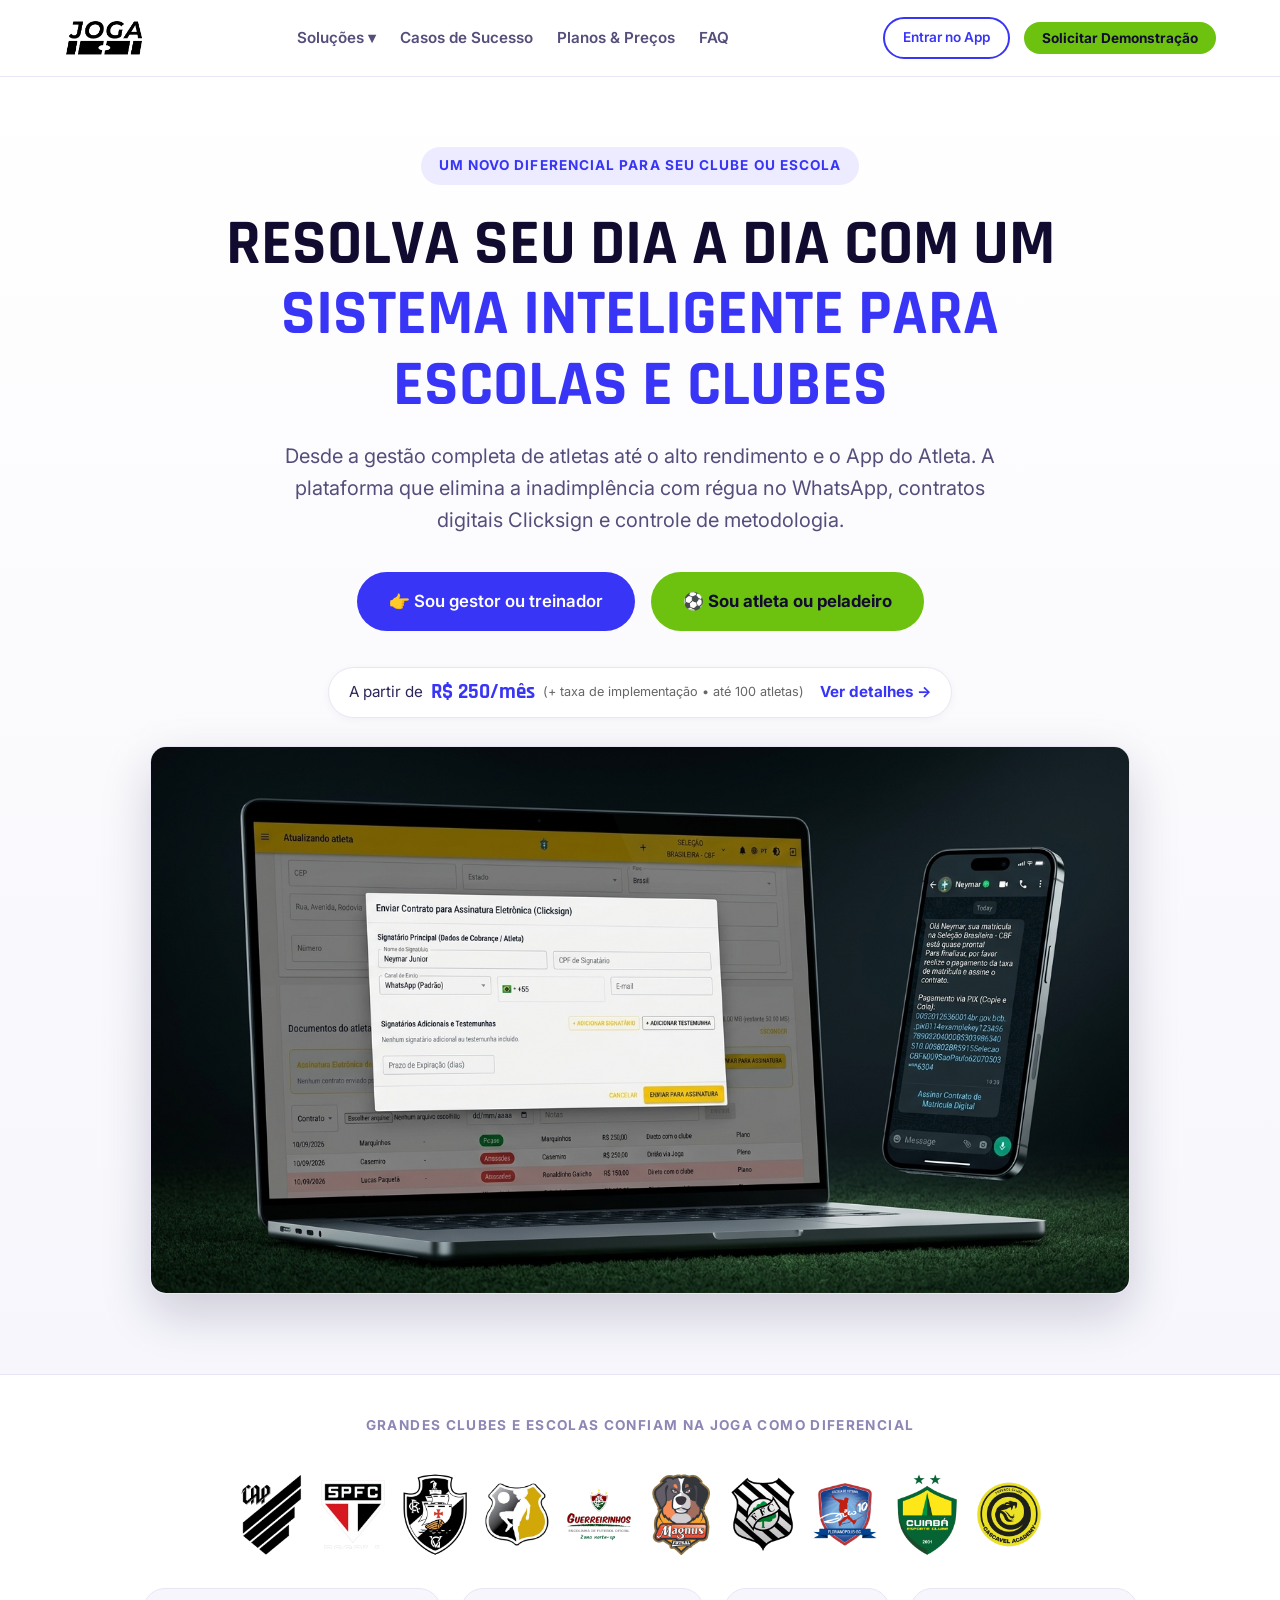
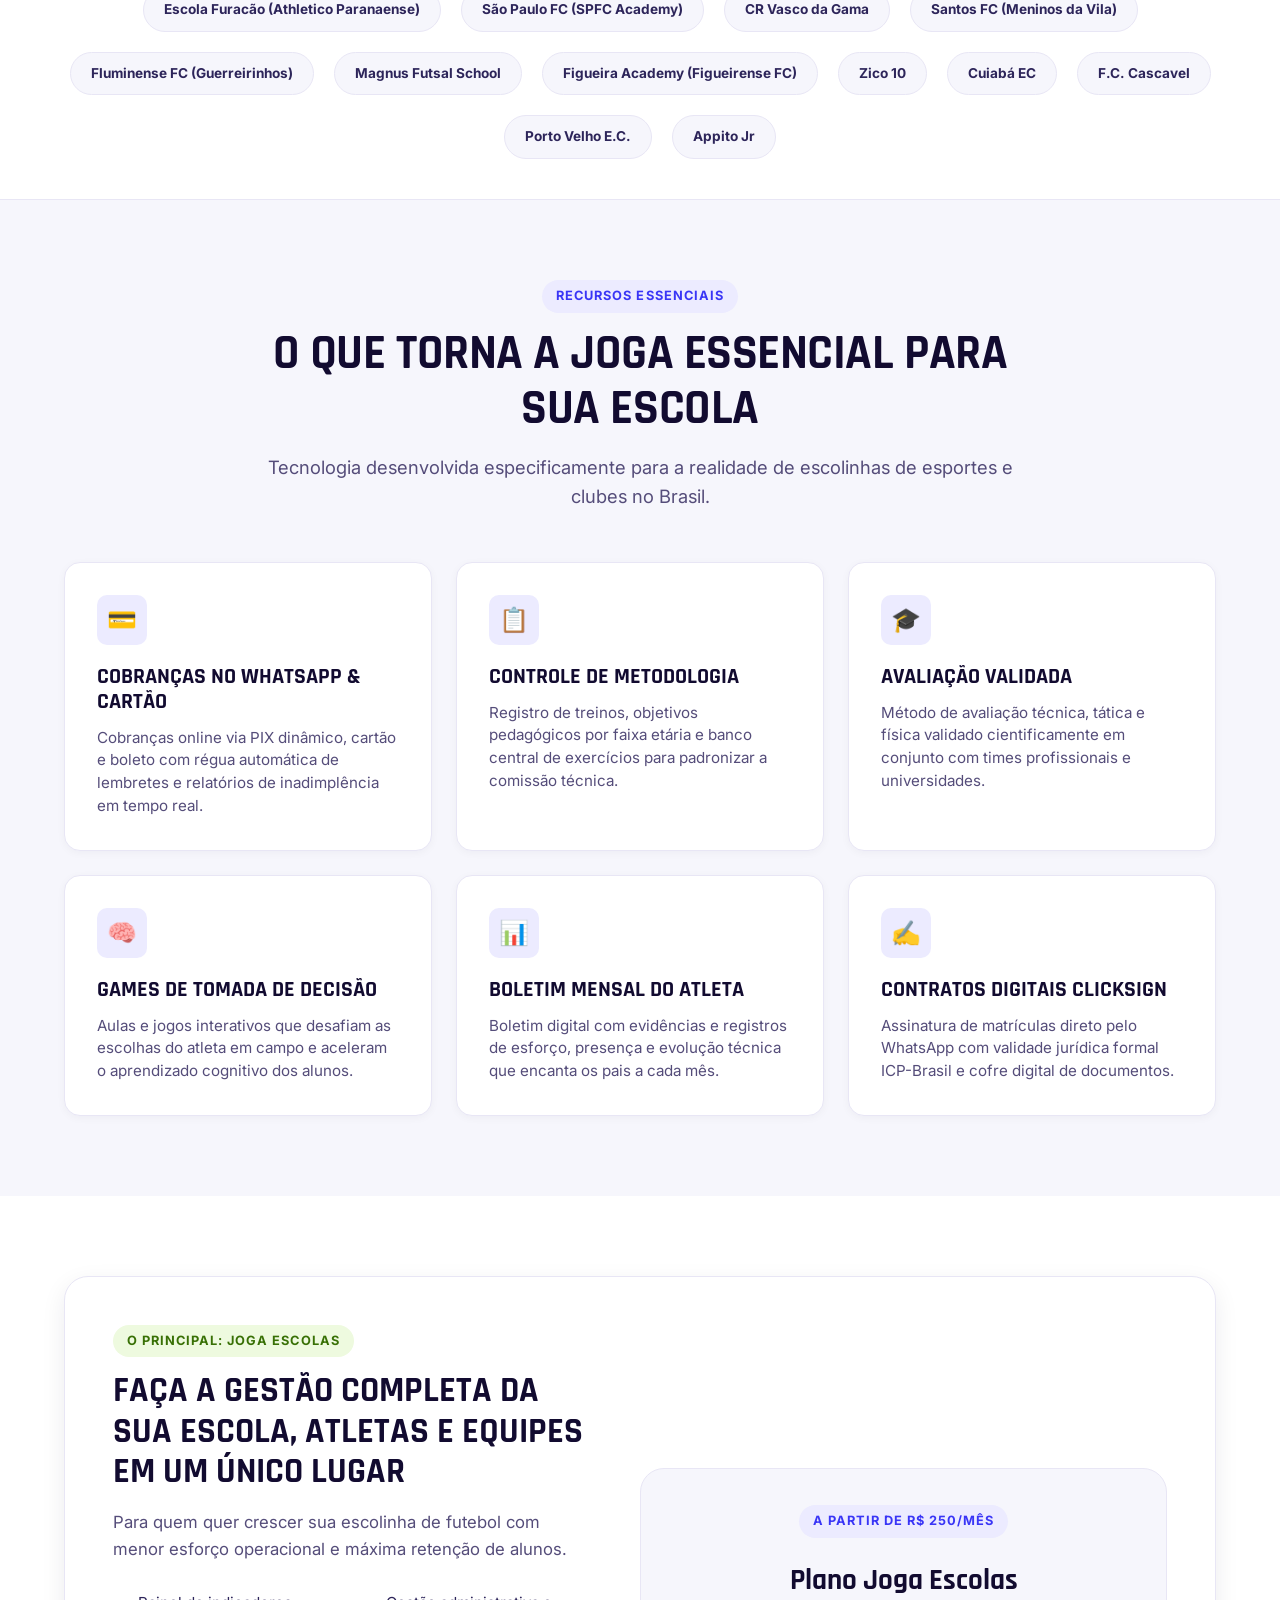
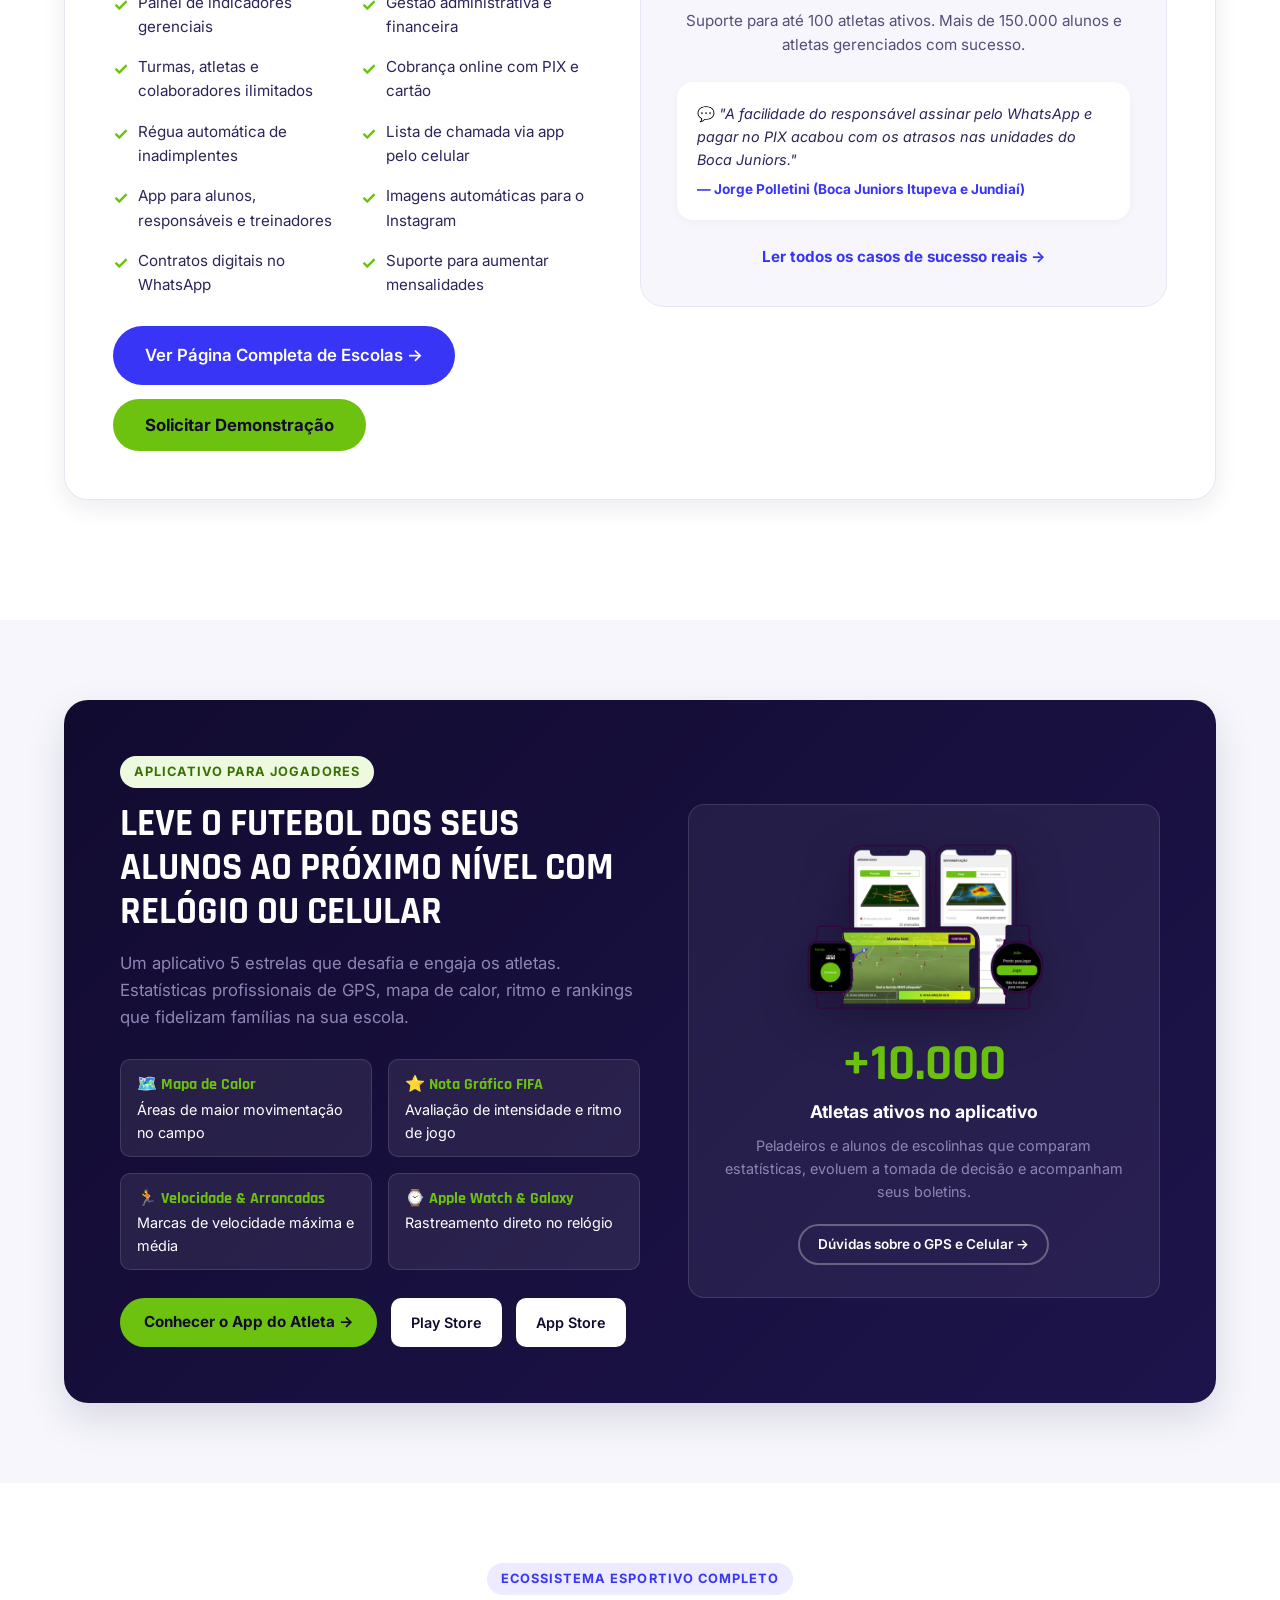
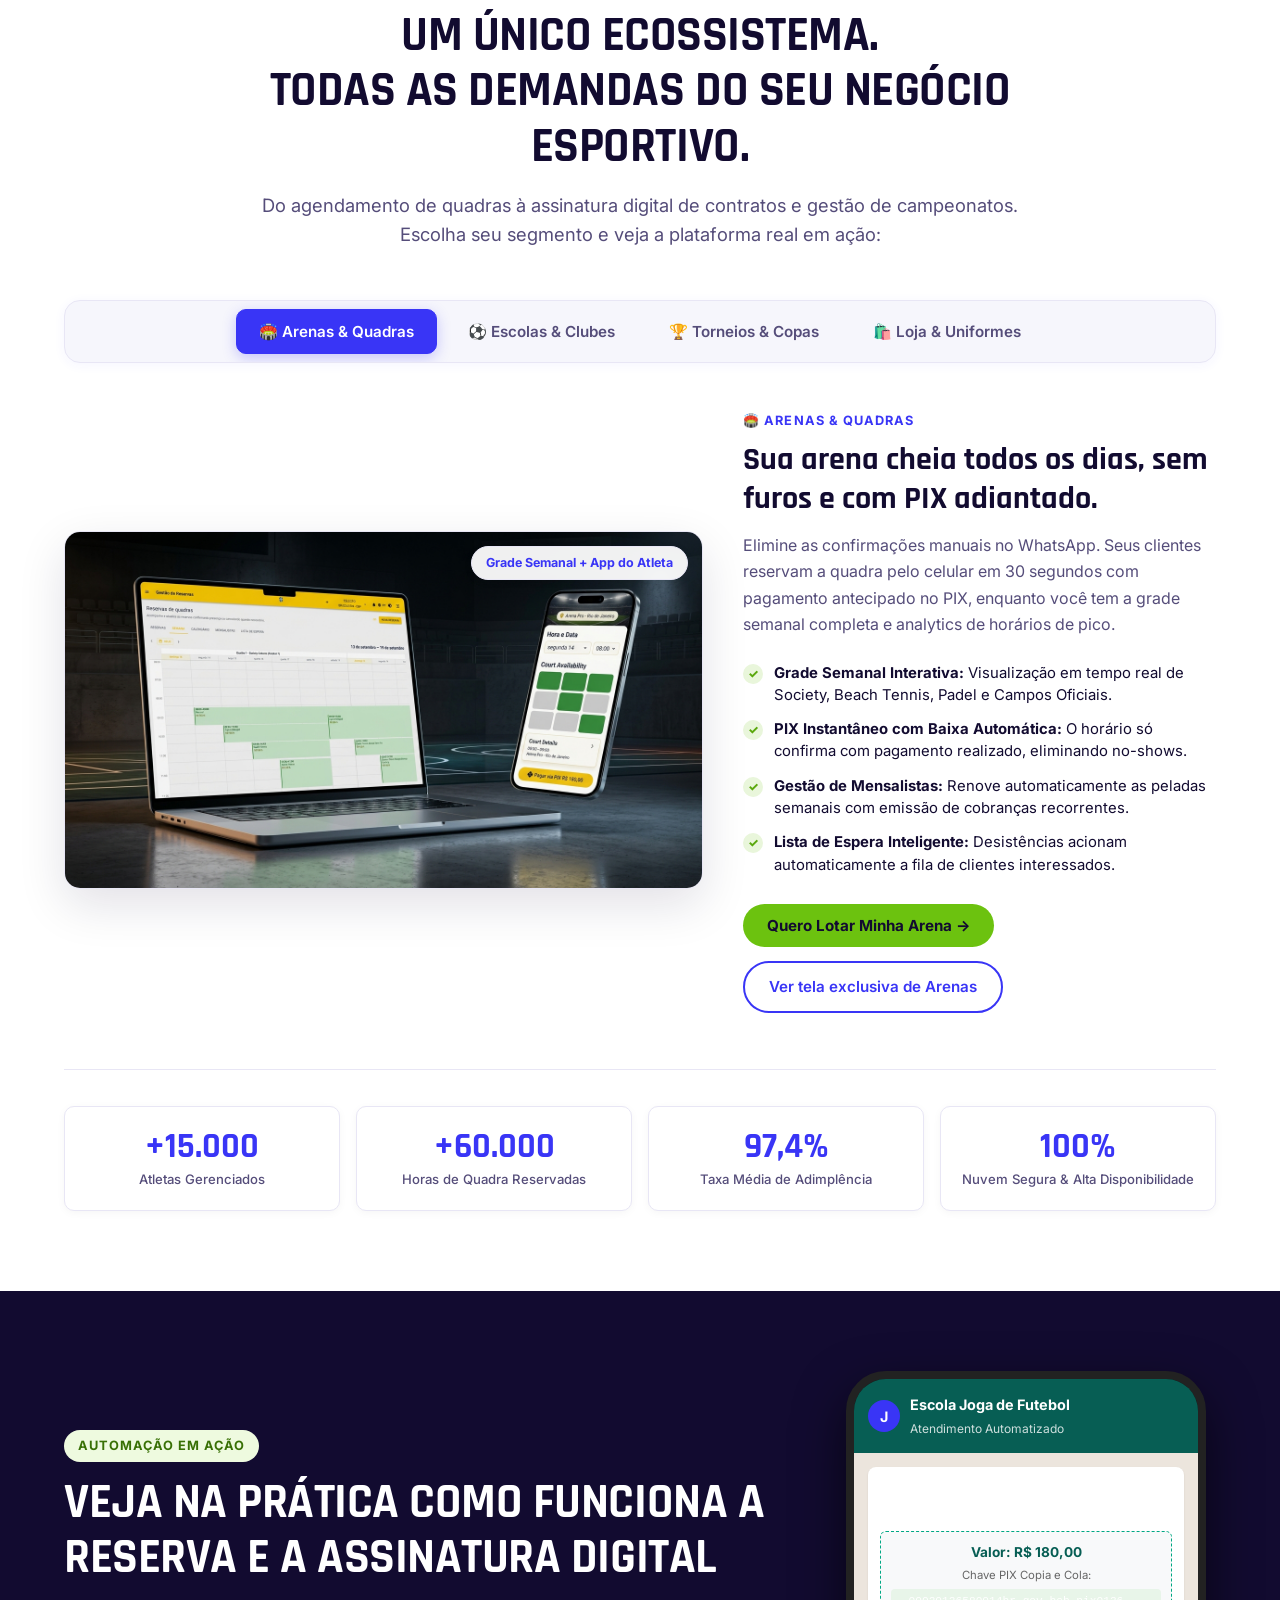
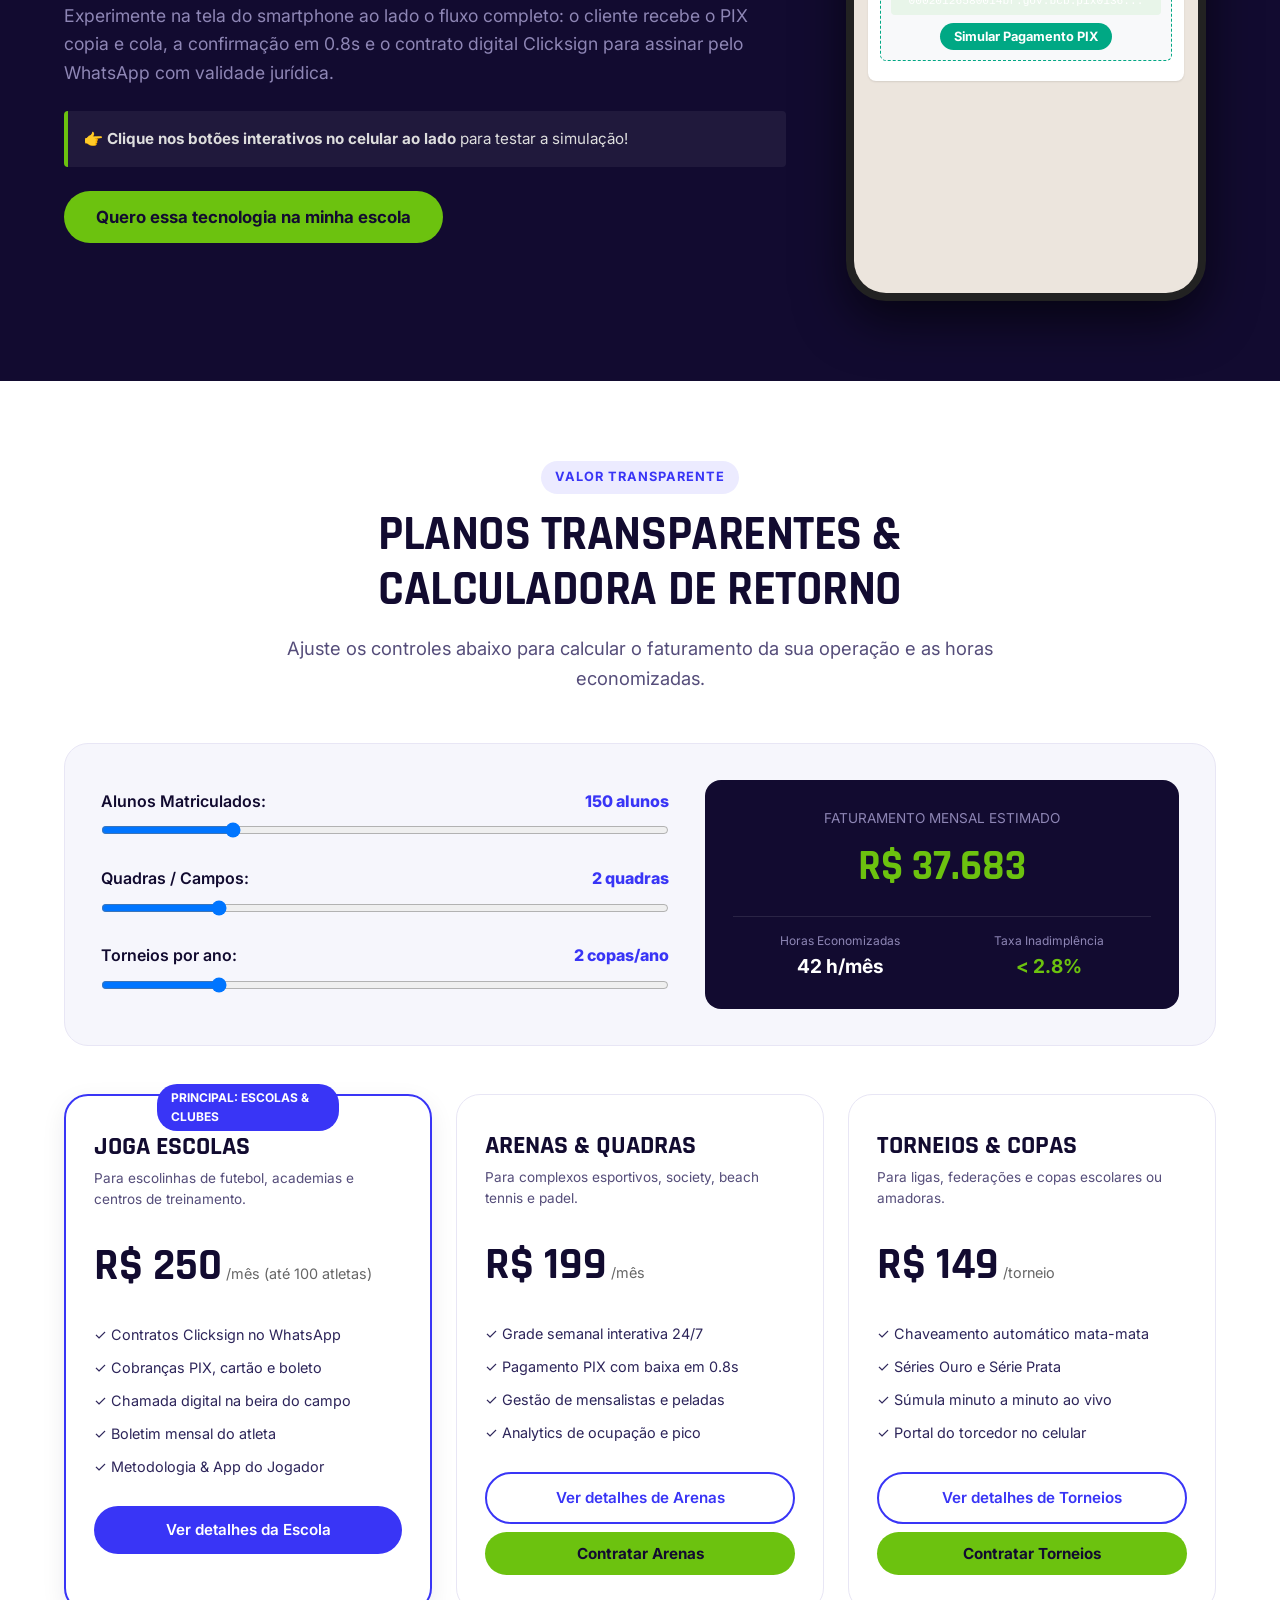
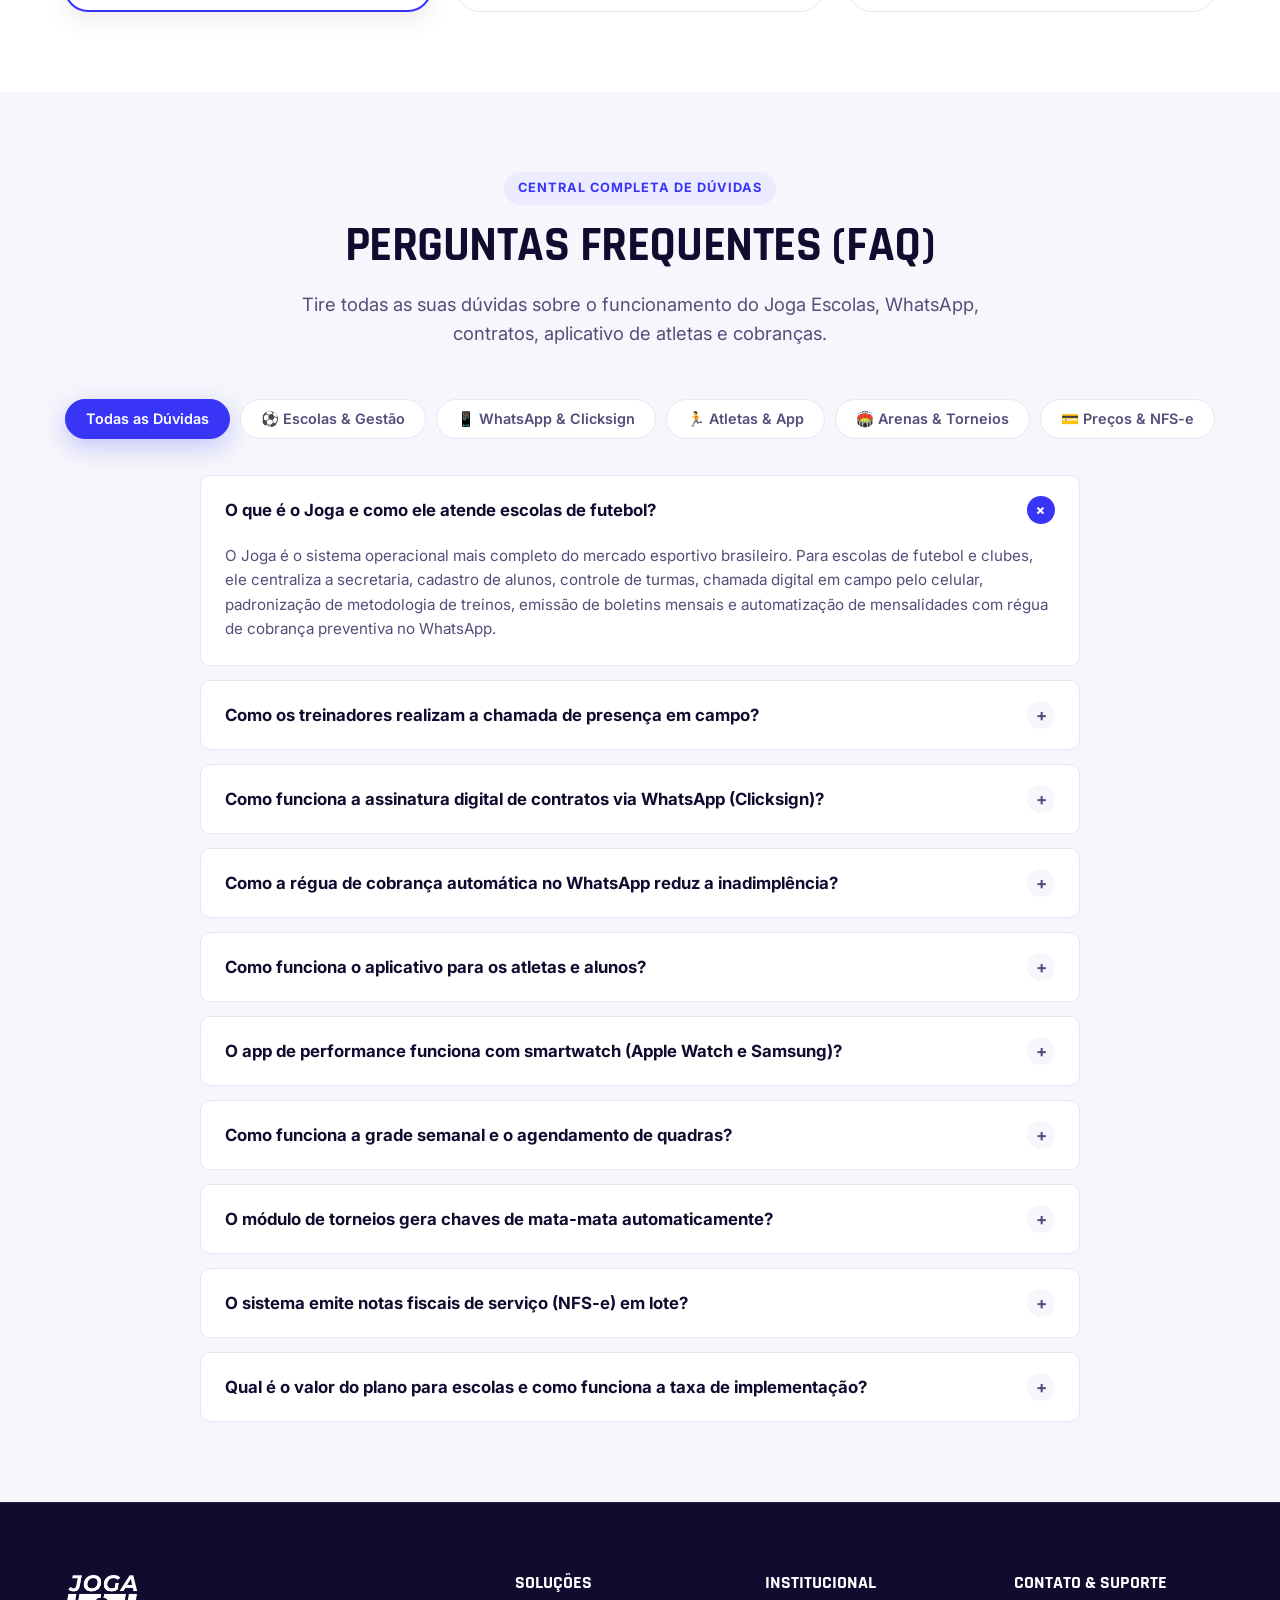
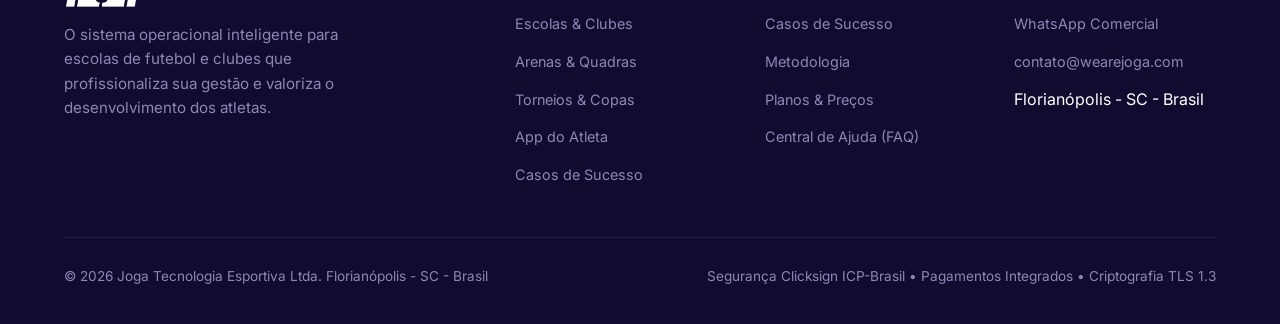
<file: index.html>
<!DOCTYPE html>
<html lang="pt-BR">
<head>
  <meta charset="UTF-8">
  <meta name="viewport" content="width=device-width, initial-scale=1.0">
  <title>We Are Joga | Sistema Inteligente para Escolas de Futebol e Clubes</title>
  <meta name="description" content="Um novo diferencial para seu clube ou escola. Sistema de gestão inteligente para escolas de futebol, cobranças automáticas no WhatsApp, contratos Clicksign, metodologia de treinos e app do atleta.">
  
  <!-- Open Graph -->
  <meta property="og:type" content="website">
  <meta property="og:url" content="https://www.wearejoga.com/">
  <meta property="og:title" content="We Are Joga | Sistema Inteligente para Escolas de Futebol">
  <meta property="og:description" content="Resolva seu dia a dia com um sistema inteligente. Da gestão de atletas até o alto rendimento, a Joga é ideal para sua escola ou clube.">

  <!-- Google Fonts: Rajdhani + Inter -->
  <link rel="preconnect" href="https://fonts.googleapis.com">
  <link rel="preconnect" href="https://fonts.gstatic.com" crossorigin>
  <link href="https://fonts.googleapis.com/css2?family=Inter:wght@400;500;600;700&family=Rajdhani:wght@600;700;800&display=swap" rel="stylesheet">

  <link rel="stylesheet" href="styles.css">

  <!-- Schema.org FAQPage & SoftwareApplication JSON-LD -->
  <script type="application/ld+json">
  {
    "@context": "https://schema.org",
    "@type": "SoftwareApplication",
    "name": "We Are Joga",
    "applicationCategory": "SportsManagementApplication",
    "operatingSystem": "Web, Android, iOS",
    "description": "Sistema de gestão inteligente para escolas de futebol, clubes e arenas esportivas. Cobrança automática, contratos Clicksign no WhatsApp e aplicativo do atleta.",
    "offers": {
      "@type": "Offer",
      "price": "250.00",
      "priceCurrency": "BRL"
    }
  }
  </script>
</head>
<body>

  <!-- ==========================================================================
       HEADER & NAVBAR
       ========================================================================== -->
  <header class="site-header">
    <div class="container">
      <nav class="navbar">
        <a href="index.html" class="nav-brand">
          <img src="assets/joga-logo.png" alt="Joga" class="brand-logo-img">
        </a>

        <ul class="nav-links">
          <li class="nav-dropdown">
            <a href="javascript:void(0)" class="nav-link">Soluções ▾</a>
            <div class="dropdown-menu">
              <a href="escolas.html" class="dropdown-item">
                <span class="dropdown-item-icon">⚽</span>
                <div class="dropdown-item-text">
                  <strong>Escolas & Clubes</strong>
                  <small>Alunos, chamadas, contratos e e-commerce</small>
                </div>
              </a>
              <a href="quadras.html" class="dropdown-item">
                <span class="dropdown-item-icon">🏟️</span>
                <div class="dropdown-item-text">
                  <strong>Quadras & Arenas</strong>
                  <small>Grade semanal 24/7 e reservas PIX</small>
                </div>
              </a>
              <a href="torneios.html" class="dropdown-item">
                <span class="dropdown-item-icon">🏆</span>
                <div class="dropdown-item-text">
                  <strong>Torneios & Copas</strong>
                  <small>Chaveamento mata-mata e súmula digital</small>
                </div>
              </a>
              <a href="atletas.html" class="dropdown-item">
                <span class="dropdown-item-icon">📱</span>
                <div class="dropdown-item-text">
                  <strong>App dos Atletas</strong>
                  <small>Mapa de calor, notas FIFA e smartwatch</small>
                </div>
              </a>
              <a href="watches.html" class="dropdown-item">
                <span class="dropdown-item-icon">⌚</span>
                <div class="dropdown-item-text">
                  <strong>Relógios Compatíveis</strong>
                  <small>watchOS, Wear OS e importação via GPX</small>
                </div>
              </a>
              <a href="escolas.html#ecommerce-escolas" class="dropdown-item">
                <span class="dropdown-item-icon">🛍️</span>
                <div class="dropdown-item-text">
                  <strong>Loja Oficial & Uniformes</strong>
                  <small>Venda de kits oficiais e materiais</small>
                </div>
              </a>
            </div>
          </li>
          <li><a href="casos-de-sucesso.html" class="nav-link">Casos de Sucesso</a></li>
          <li><a href="#pricing" class="nav-link">Planos & Preços</a></li>
          <li><a href="#faq" class="nav-link">FAQ</a></li>
        </ul>

        <div class="nav-actions">
          <a href="https://beta.joga.cloud" target="_blank" class="btn btn-sm btn-outline-blue">Entrar no App</a>
          <button class="btn btn-sm btn-lime" data-open-lead-modal>Solicitar Demonstração</button>
          
          <button class="mobile-toggle" id="mobile-menu-toggle" aria-label="Menu">
            <span></span>
            <span></span>
            <span></span>
          </button>
        </div>
      </nav>
    </div>
  </header>

  <!-- ==========================================================================
       HERO SECTION (FAITHFUL TO ORIGINAL WE ARE JOGA)
       ========================================================================== -->
  <section class="hero-original">
    <div class="container">
      <div class="hero-badge">UM NOVO DIFERENCIAL PARA SEU CLUBE OU ESCOLA</div>
      <h1 class="hero-title">
        Resolva seu dia a dia com um <span>sistema inteligente para escolas e clubes</span>
      </h1>
      <p class="hero-subtitle">
        Desde a gestão completa de atletas até o alto rendimento e o App do Atleta. A plataforma que elimina a inadimplência com régua no WhatsApp, contratos digitais Clicksign e controle de metodologia.
      </p>

      <!-- Dual Audience Selector (Original Core Feature) -->
      <div class="hero-audience-box">
        <a href="escolas.html" class="btn btn-lg btn-blue">👉 Sou gestor ou treinador</a>
        <a href="atletas.html" class="btn btn-lg btn-lime">⚽ Sou atleta ou peladeiro</a>
      </div>

      <!-- Original Price Anchor -->
      <div class="hero-price-chip">
        <span>A partir de</span>
        <strong>R$ 250/mês</strong>
        <small style="color: #666;">(+ taxa de implementação • até 100 atletas)</small>
        <a href="escolas.html" style="color: var(--joga-blue); font-weight: 700; margin-left: 8px;">Ver detalhes →</a>
      </div>

      <!-- REAL SYSTEM SCREENSHOT: ESCOLAS & CLUBES MULTI-DEVICE MOCKUP -->
      <div style="max-width: 980px; margin: 28px auto 0; border-radius: var(--radius-lg); overflow: hidden; box-shadow: 0 20px 50px rgba(18,11,48,0.18); border: 1px solid var(--border-color);">
        <img src="assets/mockup-escolas.jpg" alt="Painel de Gestão Joga para Escolas e Clubes" style="width: 100%; height: auto; display: block;" loading="lazy">
      </div>
    </div>
  </section>

  <!-- ==========================================================================
       HOMOLOGATED BRANDS STRIP
       ========================================================================== -->
  <section class="brands-strip">
    <div class="container">
      <div class="brands-strip-title">Grandes clubes e escolas confiam na Joga como diferencial</div>
      <div style="max-width: 900px; margin: 0 auto 20px; text-align: center;">
        <img src="assets/clubes-parceiros.png" alt="Clubes e parceiros homologados Joga" style="width: 100%; max-width: 820px; height: auto; display: block; margin: 0 auto 16px;" loading="lazy">
      </div>
      <div class="brands-logos-grid">
        <span class="brand-pill">Escola Furacão (Athletico Paranaense)</span>
        <span class="brand-pill">São Paulo FC (SPFC Academy)</span>
        <span class="brand-pill">CR Vasco da Gama</span>
        <span class="brand-pill">Santos FC (Meninos da Vila)</span>
        <span class="brand-pill">Fluminense FC (Guerreirinhos)</span>
        <span class="brand-pill">Magnus Futsal School</span>
        <span class="brand-pill">Figueira Academy (Figueirense FC)</span>
        <span class="brand-pill">Zico 10</span>
        <span class="brand-pill">Cuiabá EC</span>
        <span class="brand-pill">F.C. Cascavel</span>
        <span class="brand-pill">Porto Velho E.C.</span>
        <span class="brand-pill">Appito Jr</span>
      </div>
    </div>
  </section>

  <!-- ==========================================================================
       ORIGINAL 6 VALUE PILLARS (THE CORE OF WE ARE JOGA)
       ========================================================================== -->
  <section class="section section-bg-light">
    <div class="container">
      <div class="section-header">
        <span class="section-badge badge-blue">RECURSOS ESSENCIAIS</span>
        <h2 class="section-title">O que torna a Joga essencial para sua escola</h2>
        <p class="section-subtitle">Tecnologia desenvolvida especificamente para a realidade de escolinhas de esportes e clubes no Brasil.</p>
      </div>

      <div class="pillars-six-grid">
        <!-- 1 -->
        <div class="pillar-six-card">
          <div class="pillar-six-icon">💳</div>
          <h4>Cobranças no WhatsApp & Cartão</h4>
          <p>Cobranças online via PIX dinâmico, cartão e boleto com régua automática de lembretes e relatórios de inadimplência em tempo real.</p>
        </div>

        <!-- 2 -->
        <div class="pillar-six-card">
          <div class="pillar-six-icon">📋</div>
          <h4>Controle de Metodologia</h4>
          <p>Registro de treinos, objetivos pedagógicos por faixa etária e banco central de exercícios para padronizar a comissão técnica.</p>
        </div>

        <!-- 3 -->
        <div class="pillar-six-card">
          <div class="pillar-six-icon">🎓</div>
          <h4>Avaliação Validada</h4>
          <p>Método de avaliação técnica, tática e física validado cientificamente em conjunto com times profissionais e universidades.</p>
        </div>

        <!-- 4 -->
        <div class="pillar-six-card">
          <div class="pillar-six-icon">🧠</div>
          <h4>Games de Tomada de Decisão</h4>
          <p>Aulas e jogos interativos que desafiam as escolhas do atleta em campo e aceleram o aprendizado cognitivo dos alunos.</p>
        </div>

        <!-- 5 -->
        <div class="pillar-six-card">
          <div class="pillar-six-icon">📊</div>
          <h4>Boletim Mensal do Atleta</h4>
          <p>Boletim digital com evidências e registros de esforço, presença e evolução técnica que encanta os pais a cada mês.</p>
        </div>

        <!-- 6 -->
        <div class="pillar-six-card">
          <div class="pillar-six-icon">✍️</div>
          <h4>Contratos Digitais Clicksign</h4>
          <p>Assinatura de matrículas direto pelo WhatsApp com validade jurídica formal ICP-Brasil e cofre digital de documentos.</p>
        </div>
      </div>
    </div>
  </section>

  <!-- ==========================================================================
       JOGA ESCOLAS - THE FLAGSHIP SOLUTION
       ========================================================================== -->
  <section class="section section-bg-white" id="joga-escolas">
    <div class="container">
      <div class="escolas-feature-box">
        <div>
          <span class="section-badge badge-lime">O PRINCIPAL: JOGA ESCOLAS</span>
          <h2 style="font-size: 2.2rem; text-transform: uppercase; margin-bottom: 16px;">
            Faça a gestão completa da sua escola, atletas e equipes em um único lugar
          </h2>
          <p style="color: var(--joga-gray-600); font-size: 1.05rem; margin-bottom: 20px;">
            Para quem quer crescer sua escolinha de futebol com menor esforço operacional e máxima retenção de alunos.
          </p>

          <div class="checklist-grid">
            <div class="checklist-item"><span class="check">✓</span> <span>Painel de indicadores gerenciais</span></div>
            <div class="checklist-item"><span class="check">✓</span> <span>Gestão administrativa e financeira</span></div>
            <div class="checklist-item"><span class="check">✓</span> <span>Turmas, atletas e colaboradores ilimitados</span></div>
            <div class="checklist-item"><span class="check">✓</span> <span>Cobrança online com PIX e cartão</span></div>
            <div class="checklist-item"><span class="check">✓</span> <span>Régua automática de inadimplentes</span></div>
            <div class="checklist-item"><span class="check">✓</span> <span>Lista de chamada via app pelo celular</span></div>
            <div class="checklist-item"><span class="check">✓</span> <span>App para alunos, responsáveis e treinadores</span></div>
            <div class="checklist-item"><span class="check">✓</span> <span>Imagens automáticas para o Instagram</span></div>
            <div class="checklist-item"><span class="check">✓</span> <span>Contratos digitais no WhatsApp</span></div>
            <div class="checklist-item"><span class="check">✓</span> <span>Suporte para aumentar mensalidades</span></div>
          </div>

          <div style="display: flex; gap: 14px; flex-wrap: wrap;">
            <a href="escolas.html" class="btn btn-lg btn-blue">Ver Página Completa de Escolas →</a>
            <button class="btn btn-lg btn-lime" data-open-lead-modal>Solicitar Demonstração</button>
          </div>
        </div>

        <div style="background: var(--joga-gray-100); border-radius: var(--radius-xl); padding: 36px; border: 1.5px solid var(--border-color); text-align: center;">
          <span class="section-badge badge-blue">A PARTIR DE R$ 250/MÊS</span>
          <h3 style="font-size: 1.8rem; margin: 12px 0;">Plano Joga Escolas</h3>
          <p style="color: var(--joga-gray-600); font-size: 0.95rem; margin-bottom: 24px;">
            Suporte para até 100 atletas ativos. Mais de 150.000 alunos e atletas gerenciados com sucesso.
          </p>

          <div style="background: white; border-radius: var(--radius-lg); padding: 20px; text-align: left; box-shadow: var(--shadow-sm); margin-bottom: 24px; font-size: 0.9rem; color: var(--joga-gray-800); display: flex; flex-direction: column; gap: 8px;">
            <div>💬 <em>"A facilidade do responsável assinar pelo WhatsApp e pagar no PIX acabou com os atrasos nas unidades do Boca Juniors."</em></div>
            <strong style="color: var(--joga-blue); font-size: 0.85rem;">— Jorge Polletini (Boca Juniors Itupeva e Jundiaí)</strong>
          </div>

          <a href="casos-de-sucesso.html" style="color: var(--joga-blue); font-weight: 700; font-size: 0.95rem;">Ler todos os casos de sucesso reais →</a>
        </div>
      </div>
    </div>
  </section>

  <!-- ==========================================================================
       ATLETAS & APP HIGHLIGHT
       ========================================================================== -->
  <section class="section section-bg-light" id="joga-atletas">
    <div class="container">
      <div class="atletas-app-box">
        <div>
          <span class="section-badge badge-lime">APLICATIVO PARA JOGADORES</span>
          <h3>Leve o futebol dos seus alunos ao próximo nível com relógio ou celular</h3>
          <p style="color: var(--joga-gray-400); font-size: 1.05rem; margin-bottom: 24px;">
            Um aplicativo 5 estrelas que desafia e engaja os atletas. Estatísticas profissionais de GPS, mapa de calor, ritmo e rankings que fidelizam famílias na sua escola.
          </p>

          <div class="atletas-badges-grid">
            <div class="atleta-feature-pill">
              <strong>🗺️ Mapa de Calor</strong>
              Áreas de maior movimentação no campo
            </div>
            <div class="atleta-feature-pill">
              <strong>⭐ Nota Gráfico FIFA</strong>
              Avaliação de intensidade e ritmo de jogo
            </div>
            <div class="atleta-feature-pill">
              <strong>🏃 Velocidade & Arrancadas</strong>
              Marcas de velocidade máxima e média
            </div>
            <div class="atleta-feature-pill">
              <strong>⌚ Apple Watch & Galaxy</strong>
              Rastreamento direto no relógio
            </div>
          </div>

          <div class="store-buttons-box">
            <a href="atletas.html" class="btn btn-lime">Conhecer o App do Atleta →</a>
            <a href="https://play.google.com/store/apps/details?id=com.ionicframework.jogamaisperformance474307" target="_blank" class="store-btn">Play Store</a>
            <a href="https://itunes.apple.com/br/app/joga-futebol-gps-joga-mais/id1219358060?mt=8" target="_blank" class="store-btn">App Store</a>
          </div>
        </div>

        <div style="background: rgba(255,255,255,0.06); border: 1px solid rgba(255,255,255,0.12); border-radius: var(--radius-lg); padding: 32px; text-align: center;">
          <img src="assets/app-celular-mapa-calor.png" alt="App Joga no Celular" style="width: 100%; max-width: 240px; height: auto; margin-bottom: 16px; filter: drop-shadow(0 12px 24px rgba(0,0,0,0.3));" loading="lazy">
          <div style="font-family: var(--font-heading); font-size: 3.2rem; color: var(--joga-lime); font-weight: 800; line-height: 1;">+10.000</div>
          <strong style="color: white; font-size: 1.1rem; display: block; margin: 8px 0;">Atletas ativos no aplicativo</strong>
          <p style="color: var(--joga-gray-400); font-size: 0.9rem; margin-bottom: 20px;">
            Peladeiros e alunos de escolinhas que comparam estatísticas, evoluem a tomada de decisão e acompanham seus boletins.
          </p>
          <a href="atletas.html#faq-atletas" class="btn btn-sm btn-outline-white">Dúvidas sobre o GPS e Celular →</a>
        </div>
      </div>
    </div>
  </section>

  <!-- ==========================================================================
       EXPANDED ECOSYSTEM (INTERACTIVE PLATFORM TABS WITH REAL PRINTS & MOCKUPS)
       ========================================================================== -->
  <section class="section section-bg-white" id="ecossistema-expandido">
    <div class="container">
      <div class="section-header">
        <span class="section-badge badge-blue">ECOSSISTEMA ESPORTIVO COMPLETO</span>
        <h2 class="section-title">Um Único Ecossistema.<br>Todas as Demandas do Seu Negócio Esportivo.</h2>
        <p class="section-subtitle">Do agendamento de quadras à assinatura digital de contratos e gestão de campeonatos. Escolha seu segmento e veja a plataforma real em ação:</p>
      </div>

      <!-- Navigation Tabs -->
      <div class="platform-tabs-nav" role="tablist">
        <button class="platform-tab-btn active" onclick="switchPlatformTab('arenas', this)">
          🏟️ Arenas &amp; Quadras
        </button>
        <button class="platform-tab-btn" onclick="switchPlatformTab('escolas', this)">
          ⚽ Escolas &amp; Clubes
        </button>
        <button class="platform-tab-btn" onclick="switchPlatformTab('torneios', this)">
          🏆 Torneios &amp; Copas
        </button>
        <button class="platform-tab-btn" onclick="switchPlatformTab('loja', this)">
          🛍️ Loja &amp; Uniformes
        </button>
      </div>

      <!-- TAB 1: ARENAS & QUADRAS -->
      <div id="ptab-arenas" class="platform-tab-pane active">
        <div class="platform-showcase-media">
          <img src="assets/mockup-arenas.jpg" alt="Mockup Arenas e Quadras Joga" loading="lazy">
          <span class="platform-media-badge">Grade Semanal + App do Atleta</span>
        </div>
        <div class="platform-showcase-info">
          <span class="platform-tab-label">🏟️ Arenas &amp; Quadras</span>
          <h3>Sua arena cheia todos os dias, sem furos e com PIX adiantado.</h3>
          <p class="platform-lead-desc">Elimine as confirmações manuais no WhatsApp. Seus clientes reservam a quadra pelo celular em 30 segundos com pagamento antecipado no PIX, enquanto você tem a grade semanal completa e analytics de horários de pico.</p>
          <ul class="platform-feature-bullets">
            <li>
              <span class="check-icon">✓</span>
              <div><strong>Grade Semanal Interativa:</strong> Visualização em tempo real de Society, Beach Tennis, Padel e Campos Oficiais.</div>
            </li>
            <li>
              <span class="check-icon">✓</span>
              <div><strong>PIX Instantâneo com Baixa Automática:</strong> O horário só confirma com pagamento realizado, eliminando no-shows.</div>
            </li>
            <li>
              <span class="check-icon">✓</span>
              <div><strong>Gestão de Mensalistas:</strong> Renove automaticamente as peladas semanais com emissão de cobranças recorrentes.</div>
            </li>
            <li>
              <span class="check-icon">✓</span>
              <div><strong>Lista de Espera Inteligente:</strong> Desistências acionam automaticamente a fila de clientes interessados.</div>
            </li>
          </ul>
          <div class="platform-cta-row">
            <button class="btn btn-lime" data-open-lead-modal>Quero Lotar Minha Arena →</button>
            <a href="quadras.html" class="btn btn-outline-blue">Ver tela exclusiva de Arenas</a>
          </div>
        </div>
      </div>

      <!-- TAB 2: ESCOLAS & CLUBES -->
      <div id="ptab-escolas" class="platform-tab-pane">
        <div class="platform-showcase-media">
          <img src="assets/mockup-escolas.jpg" alt="Mockup Escolas e Contratos Digitais Joga" loading="lazy">
          <span class="platform-media-badge">Contrato Digital + WhatsApp</span>
        </div>
        <div class="platform-showcase-info">
          <span class="platform-tab-label">⚽ Escolas &amp; Clubes</span>
          <h3>Contratos assinados no WhatsApp e inadimplência abaixo de 3%.</h3>
          <p class="platform-lead-desc">Diga adeus à papelada física e cobrança desgastante. Dispare contratos com validade jurídica formal diretamente para o WhatsApp dos pais e automatize a régua de cobrança preventiva e por atraso.</p>
          <ul class="platform-feature-bullets">
            <li>
              <span class="check-icon">✓</span>
              <div><strong>Contratos Digitais via Clicksign:</strong> Envio imediato para o WhatsApp com assinatura eletrônica na tela do celular.</div>
            </li>
            <li>
              <span class="check-icon">✓</span>
              <div><strong>Régua de Cobrança Preventiva:</strong> Mensagens amigáveis antes do vencimento com QR Code e Chave PIX Copia e Cola.</div>
            </li>
            <li>
              <span class="check-icon">✓</span>
              <div><strong>Cobrança em Lote com Rastreamento:</strong> Notifique todos os atrasados em 1 clique e veja confirmação de leitura no WhatsApp.</div>
            </li>
            <li>
              <span class="check-icon">✓</span>
              <div><strong>Chamada Digital &amp; Metodologia:</strong> Frequência do aluno em 10 segundos na beira da quadra e biblioteca de treinos em vídeo.</div>
            </li>
          </ul>
          <div class="platform-cta-row">
            <button class="btn btn-lime" data-open-lead-modal>Modernizar Minha Escolinha →</button>
            <a href="escolas.html" class="btn btn-outline-blue">Ver tela exclusiva de Escolas</a>
          </div>
        </div>
      </div>

      <!-- TAB 3: TORNEIOS & COPAS -->
      <div id="ptab-torneios" class="platform-tab-pane">
        <div class="platform-showcase-media">
          <img src="assets/mockup-torneios.jpg" alt="Mockup Torneios e Campeonatos Joga" loading="lazy">
          <span class="platform-media-badge">Chaveamento Mata-mata + Classificação</span>
        </div>
        <div class="platform-showcase-info">
          <span class="platform-tab-label">🏆 Torneios &amp; Copas</span>
          <h3>Campeonatos inesquecíveis. Do sorteio dos grupos à grande final.</h3>
          <p class="platform-lead-desc">Chega de tabelas manuais e discussões de regulamento. Crie copas e ligas com chaveamento de mata-mata automático, critérios de desempate oficiais e acompanhamento de jogos ao vivo no celular.</p>
          <ul class="platform-feature-bullets">
            <li>
              <span class="check-icon">✓</span>
              <div><strong>Mata-mata Série Ouro e Prata:</strong> Gere árvores de chaveamento em 1 clique mantendo todos os times engajados.</div>
            </li>
            <li>
              <span class="check-icon">✓</span>
              <div><strong>Classificação com Desempate Automático:</strong> Pontos, saldo de gols, gols pró e vitórias calculados em tempo real.</div>
            </li>
            <li>
              <span class="check-icon">✓</span>
              <div><strong>Página Pública do Evento:</strong> Times, atletas e torcedores acompanham placares, artilharia e tabelas no celular.</div>
            </li>
            <li>
              <span class="check-icon">✓</span>
              <div><strong>Súmulas e Relatórios Oficiais:</strong> Impressão de súmulas prontas para a mesa de arbitragem e controle de cartões.</div>
            </li>
          </ul>
          <div class="platform-cta-row">
            <button class="btn btn-lime" data-open-lead-modal>Criar Meu Primeiro Torneio →</button>
            <a href="torneios.html" class="btn btn-outline-blue">Ver tela exclusiva de Torneios</a>
          </div>
        </div>
      </div>

      <!-- TAB 4: LOJA & UNIFORMES -->
      <div id="ptab-loja" class="platform-tab-pane">
        <div class="platform-showcase-media">
          <img src="assets/mockup-loja.jpg" alt="Mockup Loja Oficial e Uniformes Joga" loading="lazy">
          <span class="platform-media-badge">Vitrine Oficial + Variações P/M/G</span>
        </div>
        <div class="platform-showcase-info">
          <span class="platform-tab-label">🛍️ Loja &amp; Uniformes</span>
          <h3>Venda kits de uniforme e produtos oficiais da sua instituição.</h3>
          <p class="platform-lead-desc">Monetize a marca do seu clube, escola ou arena. Monte uma loja virtual integrada, controle estoque por tamanho e venda o kit de boas-vindas diretamente no ato da matrícula ou reserva.</p>
          <ul class="platform-feature-bullets">
            <li>
              <span class="check-icon">✓</span>
              <div><strong>Vitrine Exclusiva da Sua Marca:</strong> Link personalizado para divulgar nas redes sociais e bio do Instagram.</div>
            </li>
            <li>
              <span class="check-icon">✓</span>
              <div><strong>Grade Completa de Variações:</strong> Controle por tamanhos (Infantil ao GG), modelos e cores.</div>
            </li>
            <li>
              <span class="check-icon">✓</span>
              <div><strong>Controle de Estoque em Tempo Real:</strong> Evite rupturas e saiba exatamente quando reabastecer com seu fornecedor.</div>
            </li>
            <li>
              <span class="check-icon">✓</span>
              <div><strong>Checkout Ágil:</strong> Pagamento integrado no PIX e cartão sem necessidade de maquininha física.</div>
            </li>
          </ul>
          <div class="platform-cta-row">
            <button class="btn btn-lime" data-open-lead-modal>Ativar Minha Loja Esportiva →</button>
            <a href="#pricing" class="btn btn-outline-blue">Ver Planos & Preços</a>
          </div>
        </div>
      </div>

      <!-- Metrics Bar -->
      <div class="platform-metrics-bar">
        <div class="platform-metric-item">
          <div class="platform-metric-value">+15.000</div>
          <div class="platform-metric-label">Atletas Gerenciados</div>
        </div>
        <div class="platform-metric-item">
          <div class="platform-metric-value">+60.000</div>
          <div class="platform-metric-label">Horas de Quadra Reservadas</div>
        </div>
        <div class="platform-metric-item">
          <div class="platform-metric-value">97,4%</div>
          <div class="platform-metric-label">Taxa Média de Adimplência</div>
        </div>
        <div class="platform-metric-item">
          <div class="platform-metric-value">100%</div>
          <div class="platform-metric-label">Nuvem Segura &amp; Alta Disponibilidade</div>
        </div>
      </div>
    </div>
  </section>

  <!-- ==========================================================================
       WHATSAPP & CLICKSIGN SIMULATOR
       ========================================================================== -->
  <section class="section section-bg-dark" id="simulador">
    <div class="container">
      <div style="display: grid; grid-template-columns: 1fr 380px; gap: 50px; align-items: center;">
        <div>
          <span class="section-badge badge-lime">AUTOMAÇÃO EM AÇÃO</span>
          <h2 class="section-title">Veja na prática como funciona a reserva e a assinatura digital</h2>
          <p style="color: var(--joga-gray-400); font-size: 1.1rem; margin-bottom: 24px;">
            Experimente na tela do smartphone ao lado o fluxo completo: o cliente recebe o PIX copia e cola, a confirmação em 0.8s e o contrato digital Clicksign para assinar pelo WhatsApp com validade jurídica.
          </p>

          <div style="background: rgba(255,255,255,0.06); border-left: 4px solid var(--joga-lime); padding: 16px; border-radius: 4px; margin-bottom: 24px; font-size: 0.95rem; color: #DDD;">
            👉 <strong>Clique nos botões interativos no celular ao lado</strong> para testar a simulação!
          </div>

          <button class="btn btn-lg btn-lime" data-open-lead-modal>Quero essa tecnologia na minha escola</button>
        </div>

        <!-- Phone Mockup -->
        <div style="background: #111; border-radius: 40px; border: 8px solid #222; box-shadow: 0 20px 50px rgba(0,0,0,0.6); overflow: hidden; width: 100%; max-width: 360px; margin: 0 auto;">
          <div style="background: #075E54; color: white; padding: 14px; font-size: 0.9rem; display: flex; align-items: center; gap: 10px;">
            <div style="width: 32px; height: 32px; border-radius: 50%; background: var(--joga-blue); display: flex; align-items: center; justify-content: center; font-weight: 700;">J</div>
            <div>
              <strong>Escola Joga de Futebol</strong><br>
              <small style="opacity: 0.8;">Atendimento Automatizado</small>
            </div>
          </div>

          <div style="background: #ECE5DD; min-height: 440px; padding: 14px; display: flex; flex-direction: column; gap: 10px; font-size: 0.85rem;">
            <!-- Step 1 -->
            <div id="sim-step-1">
              <div style="background: white; padding: 12px; border-radius: 8px; box-shadow: 0 1px 2px rgba(0,0,0,0.1);">
                Olá, Marcos! Sua mensalidade da turma <strong>Sub-13 (Quinta 19h)</strong> está disponível:
                <div style="background: #F8F9FA; border: 1px dashed #00A884; padding: 10px; border-radius: 6px; margin: 8px 0; text-align: center;">
                  <strong style="color: #075E54;">Valor: R$ 180,00</strong><br>
                  <small style="color: #666;">Chave PIX Copia e Cola:</small>
                  <div style="font-family: monospace; font-size: 0.7rem; background: #E8F5E9; padding: 4px; border-radius: 4px; margin: 4px 0;">00020126580014br.gov.bcb.pix0136...</div>
                  <button id="btn-sim-pay" style="background: #00A884; color: white; border: none; padding: 6px 14px; border-radius: 20px; font-size: 0.8rem; font-weight: 700; cursor: pointer; margin-top: 4px;">Simular Pagamento PIX</button>
                </div>
              </div>
            </div>

            <!-- Step 2 -->
            <div id="sim-step-2" style="display: none;">
              <div style="background: #DCF8C6; padding: 10px; border-radius: 8px; align-self: flex-end; box-shadow: 0 1px 2px rgba(0,0,0,0.1);">
                🎉 <strong>PAGAMENTO CONFIRMADO EM 0.8s!</strong><br>
                Baixa automática sem precisar enviar comprovante.
              </div>

              <div style="background: white; padding: 12px; border-radius: 8px; box-shadow: 0 1px 2px rgba(0,0,0,0.1); margin-top: 8px;">
                📄 Enviamos o <strong>Contrato de Matrícula 2026</strong> para assinatura digital:
                <div style="border: 1px solid #DDD; padding: 8px; border-radius: 6px; margin: 6px 0; text-align: center;">
                  <strong style="color: #3935F6; font-size: 0.8rem;">Clicksign ICP-Brasil</strong><br>
                  <small>Validade jurídica formal no smartphone</small><br>
                  <button id="btn-sim-sign" style="background: #3935F6; color: white; border: none; padding: 6px 14px; border-radius: 20px; font-size: 0.8rem; font-weight: 700; cursor: pointer; margin-top: 6px;">Assinar com 1 Toque</button>
                </div>
              </div>
            </div>

            <!-- Step 3 -->
            <div id="sim-step-3" style="display: none;">
              <div style="background: #DCF8C6; padding: 10px; border-radius: 8px; align-self: flex-end; box-shadow: 0 1px 2px rgba(0,0,0,0.1);">
                ✅ <strong>CONTRATO ASSINADO COM SUCESSO!</strong><br>
                <small>PDF arquivado no cofre do aluno.</small>
              </div>
              <div style="text-align: center; margin-top: 10px;">
                <button id="btn-sim-reset" style="background: #FFF; border: 1px solid #999; padding: 4px 10px; border-radius: 12px; font-size: 0.75rem; cursor: pointer;">Reiniciar Simulação</button>
              </div>
            </div>

          </div>
        </div>
      </div>
    </div>
  </section>

  <!-- ==========================================================================
       PRICING & ROI CALCULATOR
       ========================================================================== -->
  <section class="section section-bg-white" id="pricing">
    <div class="container">
      <div class="section-header">
        <span class="section-badge badge-blue">VALOR TRANSPARENTE</span>
        <h2 class="section-title">Planos Transparentes & Calculadora de Retorno</h2>
        <p class="section-subtitle">Ajuste os controles abaixo para calcular o faturamento da sua operação e as horas economizadas.</p>
      </div>

      <!-- Calculator Box -->
      <div style="background: var(--joga-gray-100); border-radius: var(--radius-xl); padding: 36px; border: 1.5px solid var(--border-color); margin-bottom: 48px;">
        <div style="display: grid; grid-template-columns: 1.2fr 1fr; gap: 36px; align-items: center;">
          <div>
            <div style="margin-bottom: 20px;">
              <div style="display: flex; justify-content: space-between; font-weight: 600; margin-bottom: 6px;">
                <span>Alunos Matriculados:</span>
                <span id="val-students" style="color: var(--joga-blue); font-weight: 800;">150 alunos</span>
              </div>
              <input type="range" class="calc-slider" id="slider-students" min="20" max="600" step="10" value="150" style="width: 100%;">
            </div>

            <div style="margin-bottom: 20px;">
              <div style="display: flex; justify-content: space-between; font-weight: 600; margin-bottom: 6px;">
                <span>Quadras / Campos:</span>
                <span id="val-courts" style="color: var(--joga-blue); font-weight: 800;">2 quadras</span>
              </div>
              <input type="range" class="calc-slider" id="slider-courts" min="0" max="10" value="2" style="width: 100%;">
            </div>

            <div>
              <div style="display: flex; justify-content: space-between; font-weight: 600; margin-bottom: 6px;">
                <span>Torneios por ano:</span>
                <span id="val-tournaments" style="color: var(--joga-blue); font-weight: 800;">2 copas</span>
              </div>
              <input type="range" class="calc-slider" id="slider-tournaments" min="0" max="10" value="2" style="width: 100%;">
            </div>
          </div>

          <div style="background: var(--joga-dark); color: white; border-radius: var(--radius-lg); padding: 28px; text-align: center;">
            <div style="font-size: 0.85rem; color: var(--joga-gray-400); text-transform: uppercase;">Faturamento Mensal Estimado</div>
            <div id="res-revenue" style="font-family: var(--font-heading); font-size: 2.6rem; color: var(--joga-lime); font-weight: 800; margin: 4px 0 16px;">R$ 37.683</div>
            
            <div style="display: flex; justify-content: space-around; border-top: 1px solid rgba(255,255,255,0.1); padding-top: 14px;">
              <div>
                <span style="font-size: 0.75rem; color: var(--joga-gray-400); display: block;">Horas Economizadas</span>
                <strong id="res-hours" style="color: white; font-size: 1.2rem;">42 h/mês</strong>
              </div>
              <div>
                <span style="font-size: 0.75rem; color: var(--joga-gray-400); display: block;">Taxa Inadimplência</span>
                <strong style="color: var(--joga-lime); font-size: 1.2rem;">&lt; 2.8%</strong>
              </div>
            </div>
          </div>
        </div>
      </div>

      <!-- Pricing Cards -->
      <div style="display: grid; grid-template-columns: repeat(3, 1fr); gap: 24px;">
        <!-- Card 1: Escolas (Principal) -->
        <div style="background: white; border: 2.5px solid var(--joga-blue); border-radius: var(--radius-xl); padding: 36px 28px; box-shadow: var(--shadow-md); position: relative;">
          <div style="position: absolute; top: -12px; left: 50%; transform: translateX(-50%); background: var(--joga-blue); color: white; padding: 4px 14px; border-radius: 20px; font-size: 0.75rem; font-weight: 700;">PRINCIPAL: ESCOLAS & CLUBES</div>
          <h4 style="font-size: 1.6rem; text-transform: uppercase; margin-bottom: 6px;">Joga Escolas</h4>
          <p style="color: var(--joga-gray-600); font-size: 0.85rem; min-height: 40px;">Para escolinhas de futebol, academias e centros de treinamento.</p>
          <div style="margin: 20px 0;">
            <span style="font-family: var(--font-heading); font-size: 2.8rem; font-weight: 800; color: var(--joga-dark);">R$ 250</span>
            <span style="color: #666; font-size: 0.9rem;">/mês (até 100 atletas)</span>
          </div>
          <ul style="list-style: none; display: flex; flex-direction: column; gap: 10px; font-size: 0.9rem; color: var(--joga-gray-800); margin-bottom: 28px;">
            <li>✓ Contratos Clicksign no WhatsApp</li>
            <li>✓ Cobranças PIX, cartão e boleto</li>
            <li>✓ Chamada digital na beira do campo</li>
            <li>✓ Boletim mensal do atleta</li>
            <li>✓ Metodologia & App do Jogador</li>
          </ul>
          <a href="escolas.html" class="btn btn-blue" style="width: 100%;">Ver detalhes da Escola</a>
        </div>

        <!-- Card 2: Arenas & Quadras -->
        <div style="background: white; border: 1px solid var(--border-color); border-radius: var(--radius-xl); padding: 36px 28px;">
          <h4 style="font-size: 1.6rem; text-transform: uppercase; margin-bottom: 6px;">Arenas & Quadras</h4>
          <p style="color: var(--joga-gray-600); font-size: 0.85rem; min-height: 40px;">Para complexos esportivos, society, beach tennis e padel.</p>
          <div style="margin: 20px 0;">
            <span style="font-family: var(--font-heading); font-size: 2.8rem; font-weight: 800; color: var(--joga-dark);">R$ 199</span>
            <span style="color: #666; font-size: 0.9rem;">/mês</span>
          </div>
          <ul style="list-style: none; display: flex; flex-direction: column; gap: 10px; font-size: 0.9rem; color: var(--joga-gray-800); margin-bottom: 28px;">
            <li>✓ Grade semanal interativa 24/7</li>
            <li>✓ Pagamento PIX com baixa em 0.8s</li>
            <li>✓ Gestão de mensalistas e peladas</li>
            <li>✓ Analytics de ocupação e pico</li>
          </ul>
          <div style="display: flex; flex-direction: column; gap: 8px;">
            <a href="quadras.html" class="btn btn-outline-blue" style="width: 100%; text-align: center;">Ver detalhes de Arenas</a>
            <button class="btn btn-lime" style="width: 100%;" data-open-lead-modal>Contratar Arenas</button>
          </div>
        </div>

        <!-- Card 3: Torneios & Copas -->
        <div style="background: white; border: 1px solid var(--border-color); border-radius: var(--radius-xl); padding: 36px 28px;">
          <h4 style="font-size: 1.6rem; text-transform: uppercase; margin-bottom: 6px;">Torneios & Copas</h4>
          <p style="color: var(--joga-gray-600); font-size: 0.85rem; min-height: 40px;">Para ligas, federações e copas escolares ou amadoras.</p>
          <div style="margin: 20px 0;">
            <span style="font-family: var(--font-heading); font-size: 2.8rem; font-weight: 800; color: var(--joga-dark);">R$ 149</span>
            <span style="color: #666; font-size: 0.9rem;">/torneio</span>
          </div>
          <ul style="list-style: none; display: flex; flex-direction: column; gap: 10px; font-size: 0.9rem; color: var(--joga-gray-800); margin-bottom: 28px;">
            <li>✓ Chaveamento automático mata-mata</li>
            <li>✓ Séries Ouro e Série Prata</li>
            <li>✓ Súmula minuto a minuto ao vivo</li>
            <li>✓ Portal do torcedor no celular</li>
          </ul>
          <div style="display: flex; flex-direction: column; gap: 8px;">
            <a href="torneios.html" class="btn btn-outline-blue" style="width: 100%; text-align: center;">Ver detalhes de Torneios</a>
            <button class="btn btn-lime" style="width: 100%;" data-open-lead-modal>Contratar Torneios</button>
          </div>
        </div>
      </div>
    </div>
  </section>

  <!-- ==========================================================================
       EXPANDED COMPREHENSIVE FAQ (ORGANIZED BY 6 CATEGORIES)
       ========================================================================== -->
  <section class="section section-bg-light" id="faq">
    <div class="container">
      <div class="section-header">
        <span class="section-badge badge-blue">CENTRAL COMPLETA DE DÚVIDAS</span>
        <h2 class="section-title">Perguntas Frequentes (FAQ)</h2>
        <p class="section-subtitle">Tire todas as suas dúvidas sobre o funcionamento do Joga Escolas, WhatsApp, contratos, aplicativo de atletas e cobranças.</p>
      </div>

      <!-- FAQ Filter Tabs -->
      <div class="faq-filter-tabs">
        <button class="faq-tab-btn active" data-faq-cat="todas">Todas as Dúvidas</button>
        <button class="faq-tab-btn" data-faq-cat="escolas">⚽ Escolas & Gestão</button>
        <button class="faq-tab-btn" data-faq-cat="whatsapp">📱 WhatsApp & Clicksign</button>
        <button class="faq-tab-btn" data-faq-cat="atletas">🏃 Atletas & App</button>
        <button class="faq-tab-btn" data-faq-cat="arenas">🏟️ Arenas & Torneios</button>
        <button class="faq-tab-btn" data-faq-cat="financeiro">💳 Preços & NFS-e</button>
      </div>

      <div class="faq-list">

        <!-- Q1: Escolas -->
        <div class="faq-item active" data-cat="escolas">
          <button class="faq-question-btn">
            <span>O que é o Joga e como ele atende escolas de futebol?</span>
            <span class="faq-chevron">+</span>
          </button>
          <div class="faq-answer-box">
            O Joga é o sistema operacional mais completo do mercado esportivo brasileiro. Para escolas de futebol e clubes, ele centraliza a secretaria, cadastro de alunos, controle de turmas, chamada digital em campo pelo celular, padronização de metodologia de treinos, emissão de boletins mensais e automatização de mensalidades com régua de cobrança preventiva no WhatsApp.
          </div>
        </div>

        <!-- Q2: Escolas -->
        <div class="faq-item" data-cat="escolas">
          <button class="faq-question-btn">
            <span>Como os treinadores realizam a chamada de presença em campo?</span>
            <span class="faq-chevron">+</span>
          </button>
          <div class="faq-answer-box">
            Cada professor ou treinador acessa o aplicativo no próprio smartphone e, em menos de 10 segundos, marca a presença dos alunos da turma na beira da quadra ou gramado. Os dados são sincronizados instantaneamente com o painel da secretaria, gerando alertas de alunos faltantes e relatórios automáticos anti-evasão.
          </div>
        </div>

        <!-- Q3: WhatsApp & Contratos -->
        <div class="faq-item" data-cat="whatsapp">
          <button class="faq-question-btn">
            <span>Como funciona a assinatura digital de contratos via WhatsApp (Clicksign)?</span>
            <span class="faq-chevron">+</span>
          </button>
          <div class="faq-answer-box">
            O gestor cadastra a matrícula no sistema e, com 1 clique, dispara o link oficial de assinatura digital diretamente para o WhatsApp do pai ou responsável. O pai abre o link no celular e assina com o dedo na tela com validade jurídica formal (Clicksign / ICP-Brasil). O PDF assinado é arquivado automaticamente na pasta em nuvem do aluno, junto aos atestados médicos.
          </div>
        </div>

        <!-- Q4: WhatsApp & Contratos -->
        <div class="faq-item" data-cat="whatsapp">
          <button class="faq-question-btn">
            <span>Como a régua de cobrança automática no WhatsApp reduz a inadimplência?</span>
            <span class="faq-chevron">+</span>
          </button>
          <div class="faq-answer-box">
            O sistema envia uma mensagem amigável no WhatsApp 3 dias antes do vencimento com o link seguro. No dia do vencimento, o responsável recebe a chave PIX Copia e Cola para pagamento instantâneo. Caso atrase, a régua calcula juros e multas automaticamente e notifica o devedor, tirando o peso emocional e constrangedor da secretaria.
          </div>
        </div>

        <!-- Q5: Atletas & App -->
        <div class="faq-item" data-cat="atletas">
          <button class="faq-question-btn">
            <span>Como funciona o aplicativo para os atletas e alunos?</span>
            <span class="faq-chevron">+</span>
          </button>
          <div class="faq-answer-box">
            O atleta tem acesso a um app completo onde acompanha sua frequência, boletim mensal de evolução técnica e tática, notas de partidas e comunicados da escolinha. Além disso, para atletas que jogam partidas e peladas, o app rastreia mapa de calor via GPS, velocidade máxima em km/h, distância percorrida e gera um card com nota no padrão FIFA.
          </div>
        </div>

        <!-- Q6: Atletas & App -->
        <div class="faq-item" data-cat="atletas">
          <button class="faq-question-btn">
            <span>O app de performance funciona com smartwatch (Apple Watch e Samsung)?</span>
            <span class="faq-chevron">+</span>
          </button>
          <div class="faq-answer-box">
            Sim! O aplicativo Joga é compatível com smartwatches Apple Watch (Series 2 em diante) e a linha Samsung Galaxy Watch. O atleta pode entrar em campo apenas com o relógio no pulso e sincronizar as estatísticas por Bluetooth ao final do jogo.
          </div>
        </div>

        <!-- Q7: Arenas & Quadras -->
        <div class="faq-item" data-cat="arenas">
          <button class="faq-question-btn">
            <span>Como funciona a grade semanal e o agendamento de quadras?</span>
            <span class="faq-chevron">+</span>
          </button>
          <div class="faq-answer-box">
            Para complexos esportivos que alugam quadras de society, beach tennis ou padel, o Joga disponibiliza uma vitrine pública onde o próprio cliente escolhe o dia, quadra e horário e paga no PIX com QR Code dinâmico. O sistema confirma em 0.8s e bloqueia o horário na grade, evitando horários duplicados e cancelamentos em cima da hora.
          </div>
        </div>

        <!-- Q8: Arenas & Torneios -->
        <div class="faq-item" data-cat="arenas">
          <button class="faq-question-btn">
            <span>O módulo de torneios gera chaves de mata-mata automaticamente?</span>
            <span class="faq-chevron">+</span>
          </button>
          <div class="faq-answer-box">
            Sim! O sistema organiza a fase de grupos, aplica critérios de desempate oficiais (Pontos, Saldo de Gols, Gols Pró, Vitórias) e desenha a árvore eliminatória da Série Ouro e Série Prata em 1 clique, gerando súmulas minuto a minuto com linha do tempo de gols e cartões ao vivo.
          </div>
        </div>

        <!-- Q9: Financeiro & NFS-e -->
        <div class="faq-item" data-cat="financeiro">
          <button class="faq-question-btn">
            <span>O sistema emite notas fiscais de serviço (NFS-e) em lote?</span>
            <span class="faq-chevron">+</span>
          </button>
          <div class="faq-answer-box">
            Sim. O módulo fiscal do Joga comunica-se diretamente com as prefeituras homologadas em todo o país, permitindo gerar notas fiscais eletrônicas em lote para todas as mensalidades e serviços pagos no mês, com download de XML e PDF.
          </div>
        </div>

        <!-- Q10: Financeiro & Preços -->
        <div class="faq-item" data-cat="financeiro">
          <button class="faq-question-btn">
            <span>Qual é o valor do plano para escolas e como funciona a taxa de implementação?</span>
            <span class="faq-chevron">+</span>
          </button>
          <div class="faq-answer-box">
            O plano **Joga Escolas Pro** inicia em **R$ 250/mês** para até 100 atletas ativos. A taxa de implementação inicial cobre a migração assistida de todas as suas planilhas de alunos existentes, parametrização financeira, configuração das turmas e treinamento completo da sua comissão técnica e administrativa.
          </div>
        </div>

      </div>
    </div>
  </section>

  <!-- ==========================================================================
       FOOTER (FAITHFUL TO WE ARE JOGA)
       ========================================================================== -->
  <footer class="site-footer">
    <div class="container">
      <div class="footer-grid">
        <div class="footer-brand">
          <img src="assets/joga-logo-white.png" alt="Joga" class="footer-logo-img">
          <p>O sistema operacional inteligente para escolas de futebol e clubes que profissionaliza sua gestão e valoriza o desenvolvimento dos atletas.</p>
        </div>

        <div class="footer-col">
          <h5>Soluções</h5>
          <ul class="footer-links">
            <li><a href="escolas.html">Escolas & Clubes</a></li>
            <li><a href="quadras.html">Arenas & Quadras</a></li>
            <li><a href="torneios.html">Torneios & Copas</a></li>
            <li><a href="atletas.html">App do Atleta</a></li>
            <li><a href="casos-de-sucesso.html">Casos de Sucesso</a></li>
          </ul>
        </div>

        <div class="footer-col">
          <h5>Institucional</h5>
          <ul class="footer-links">
            <li><a href="casos-de-sucesso.html">Casos de Sucesso</a></li>
            <li><a href="escolas.html">Metodologia</a></li>
            <li><a href="#pricing">Planos & Preços</a></li>
            <li><a href="#faq">Central de Ajuda (FAQ)</a></li>
          </ul>
        </div>

        <div class="footer-col">
          <h5>Contato & Suporte</h5>
          <ul class="footer-links">
            <li><a href="https://wa.me/5548988358482" target="_blank">WhatsApp Comercial</a></li>
            <li><a href="mailto:contato@wearejoga.com">contato@wearejoga.com</a></li>
            <li>Florianópolis - SC - Brasil</li>
          </ul>
        </div>
      </div>

      <div class="footer-bottom">
        <div>© 2026 Joga Tecnologia Esportiva Ltda. Florianópolis - SC - Brasil</div>
        <div>Segurança Clicksign ICP-Brasil • Pagamentos Integrados • Criptografia TLS 1.3</div>
      </div>
    </div>
  </footer>

  <!-- ==========================================================================
       LEAD CAPTURE MODAL
       ========================================================================== -->
  <div class="modal-overlay" id="lead-modal">
    <div class="modal-card">
      <button class="modal-close" id="modal-close-btn">&times;</button>
      <div class="section-badge badge-blue">DEMONSTRAÇÃO PERSONALIZADA</div>
      <h3 class="modal-title">Agendar Demonstração Joga</h3>
      <p style="color: var(--joga-gray-600); font-size: 0.95rem; margin-bottom: 20px;">
        Preencha os dados e nosso especialista entrará em contato direto pelo WhatsApp.
      </p>

      <form id="lead-form">
        <div class="form-group" style="margin-bottom: 14px;">
          <label style="display:block; margin-bottom: 6px; font-weight:600;">Seu Nome Completo</label>
          <input type="text" id="lead-name" class="form-input" style="width:100%; padding:10px; border:1.5px solid var(--border-color); border-radius:6px;" required>
        </div>

        <div class="form-group" style="margin-bottom: 14px;">
          <label style="display:block; margin-bottom: 6px; font-weight:600;">WhatsApp com DDD</label>
          <input type="tel" id="lead-phone" class="form-input" style="width:100%; padding:10px; border:1.5px solid var(--border-color); border-radius:6px;" required>
        </div>

        <div class="form-group" style="margin-bottom: 20px;">
          <label style="display:block; margin-bottom: 6px; font-weight:600;">Qual é o foco da sua instituição?</label>
          <select id="lead-type" style="width:100%; padding:10px; border:1.5px solid var(--border-color); border-radius:6px;">
            <option value="Escola de Futebol / Esportes">⚽ Escola de Futebol / Clube Esportivo</option>
            <option value="Arena de Quadras">🏟️ Complexo de Quadras / Arena</option>
            <option value="Organizador de Torneios">🏆 Organizador de Torneios</option>
            <option value="Atleta / Peladeiro">🏃 Atleta / Peladeiro</option>
          </select>
        </div>

        <button type="submit" class="btn btn-lg btn-lime" style="width: 100%;">Falar com um Consultor no WhatsApp 🚀</button>
      </form>
    </div>
  </div>

  <script src="app.js"></script>
</body>
</html>
</file>
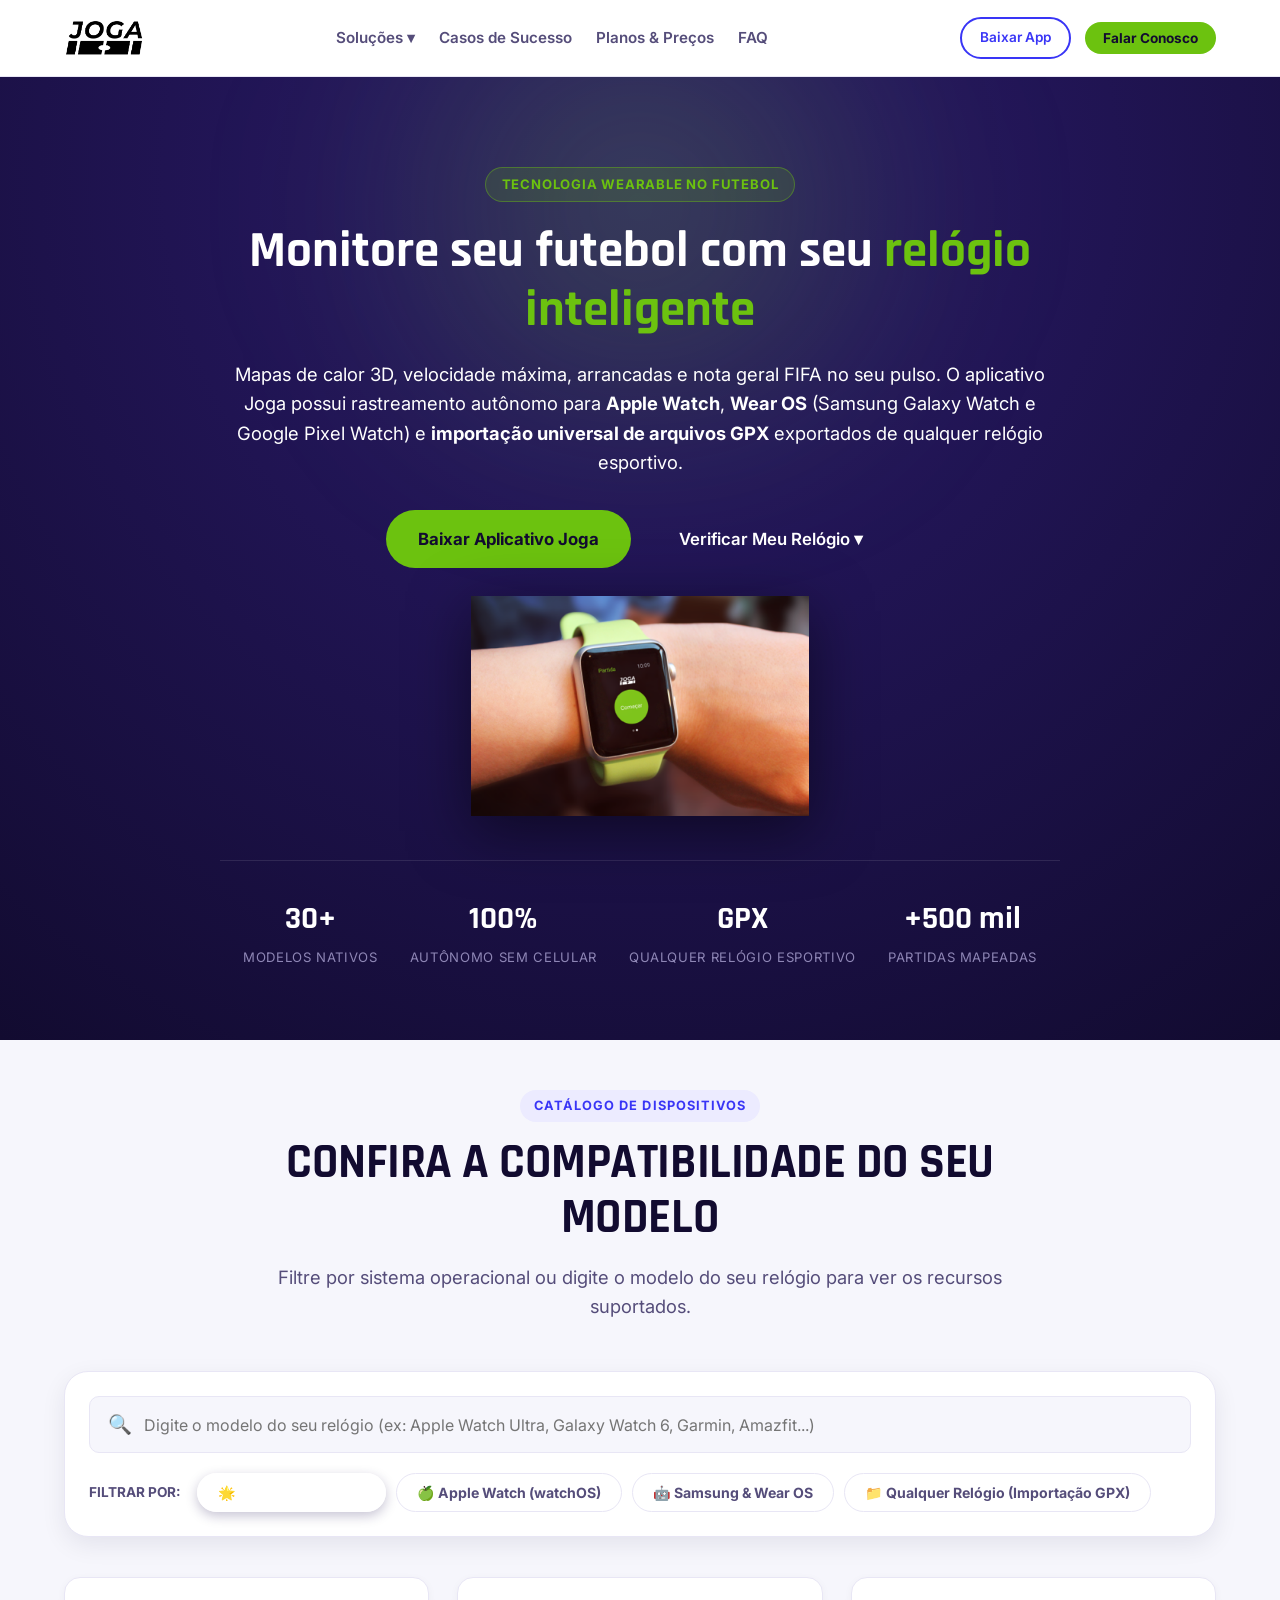
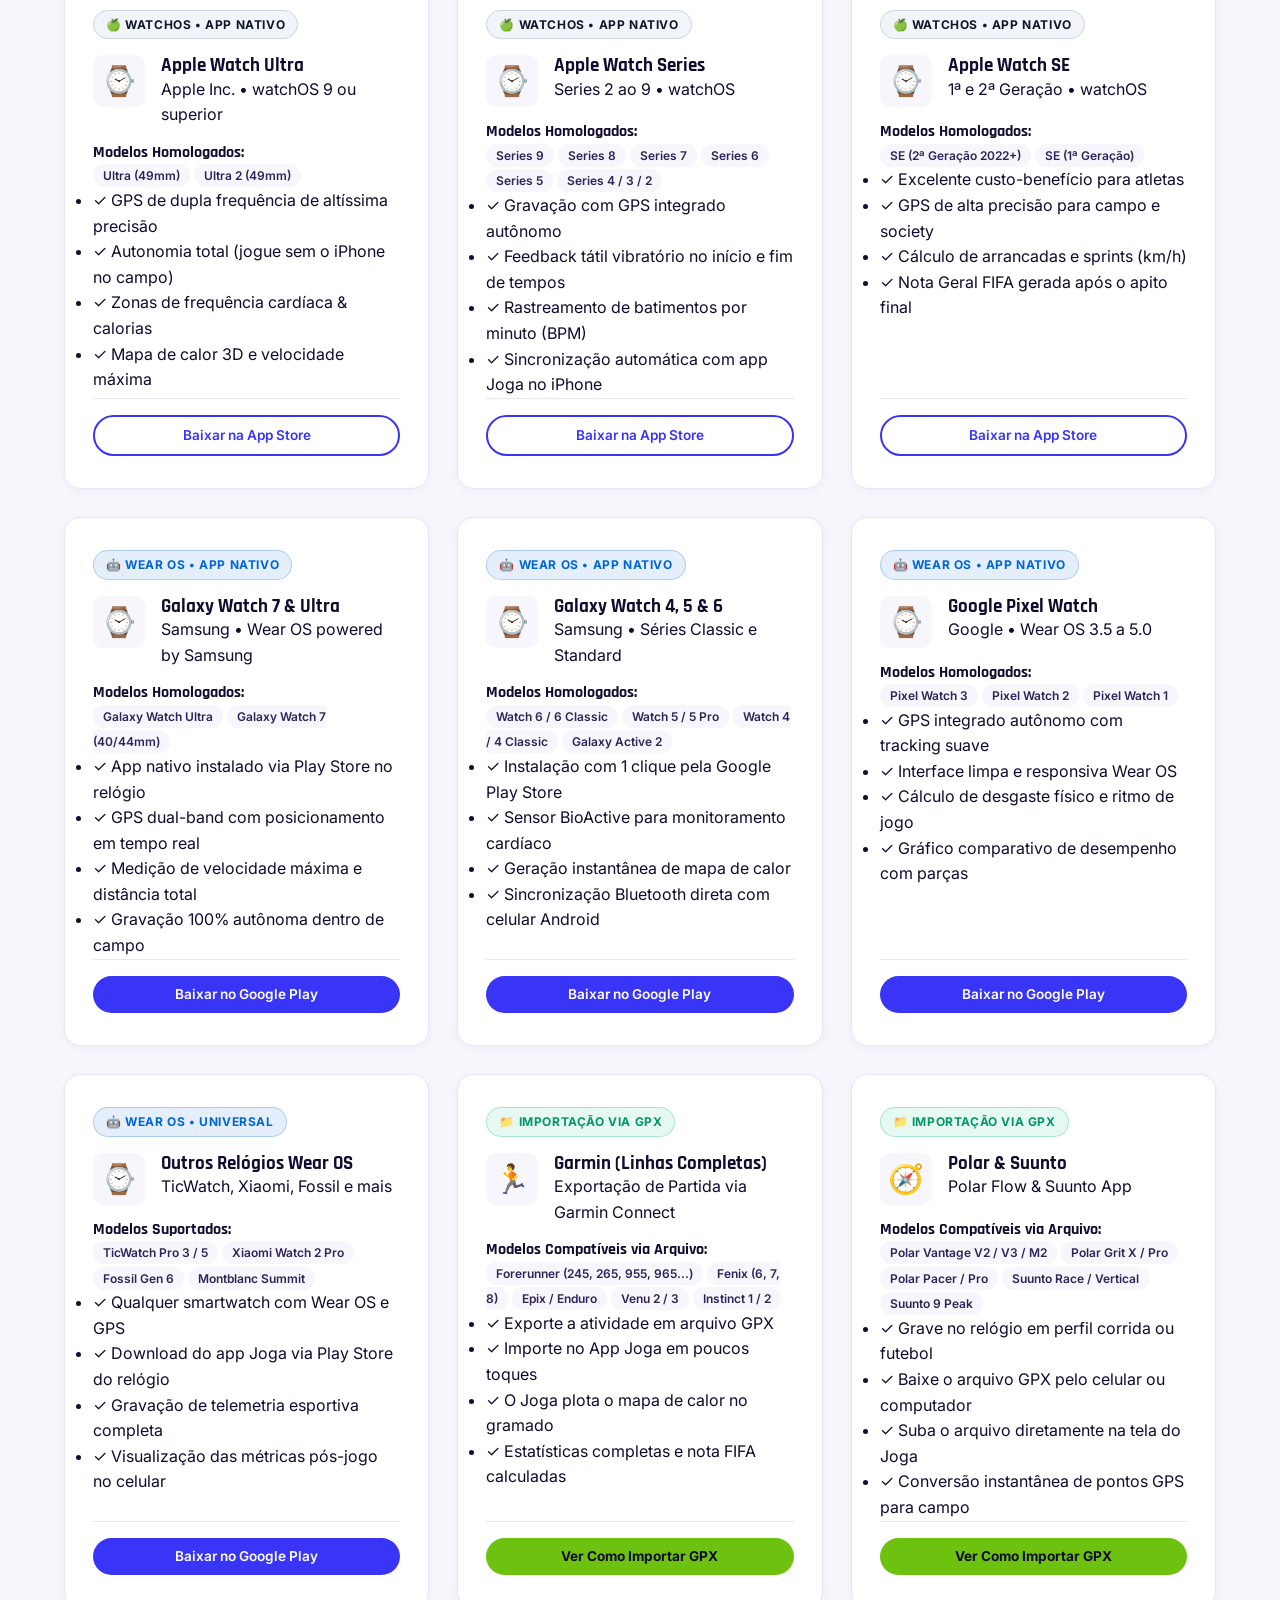
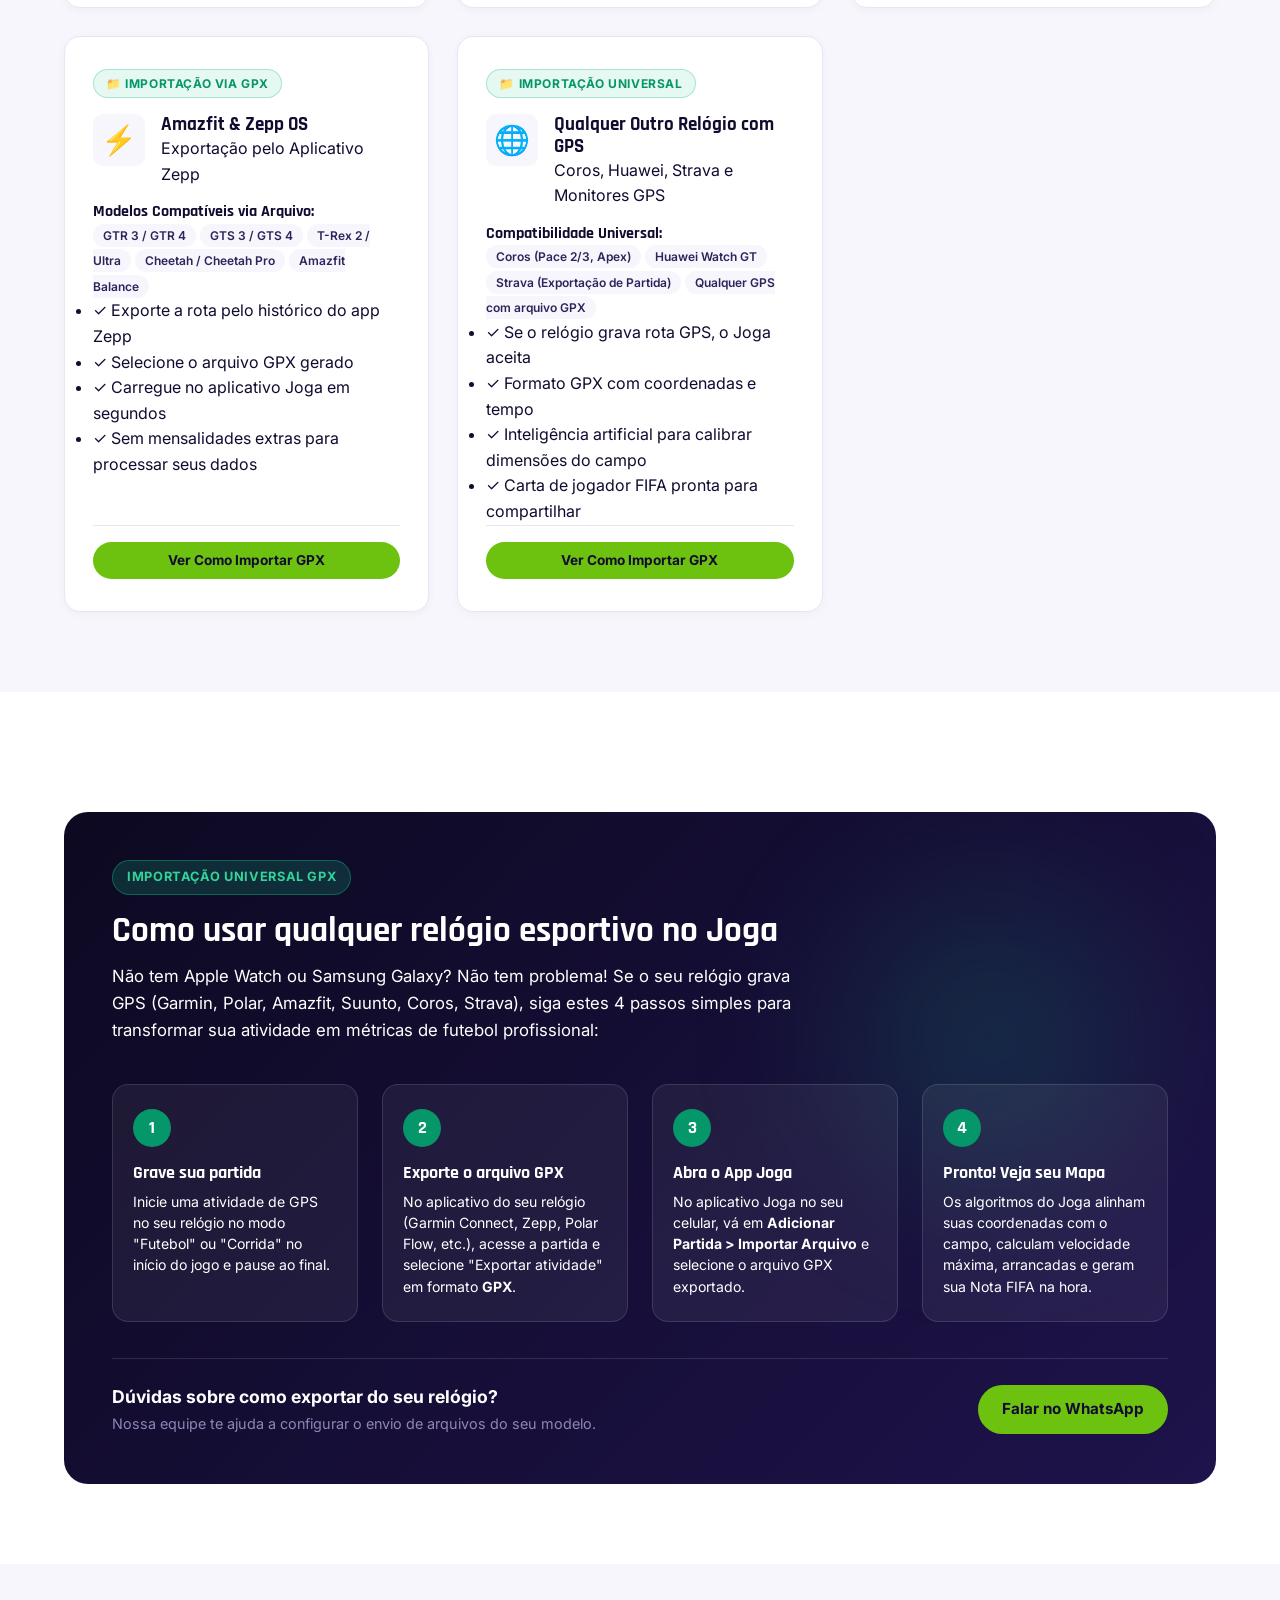
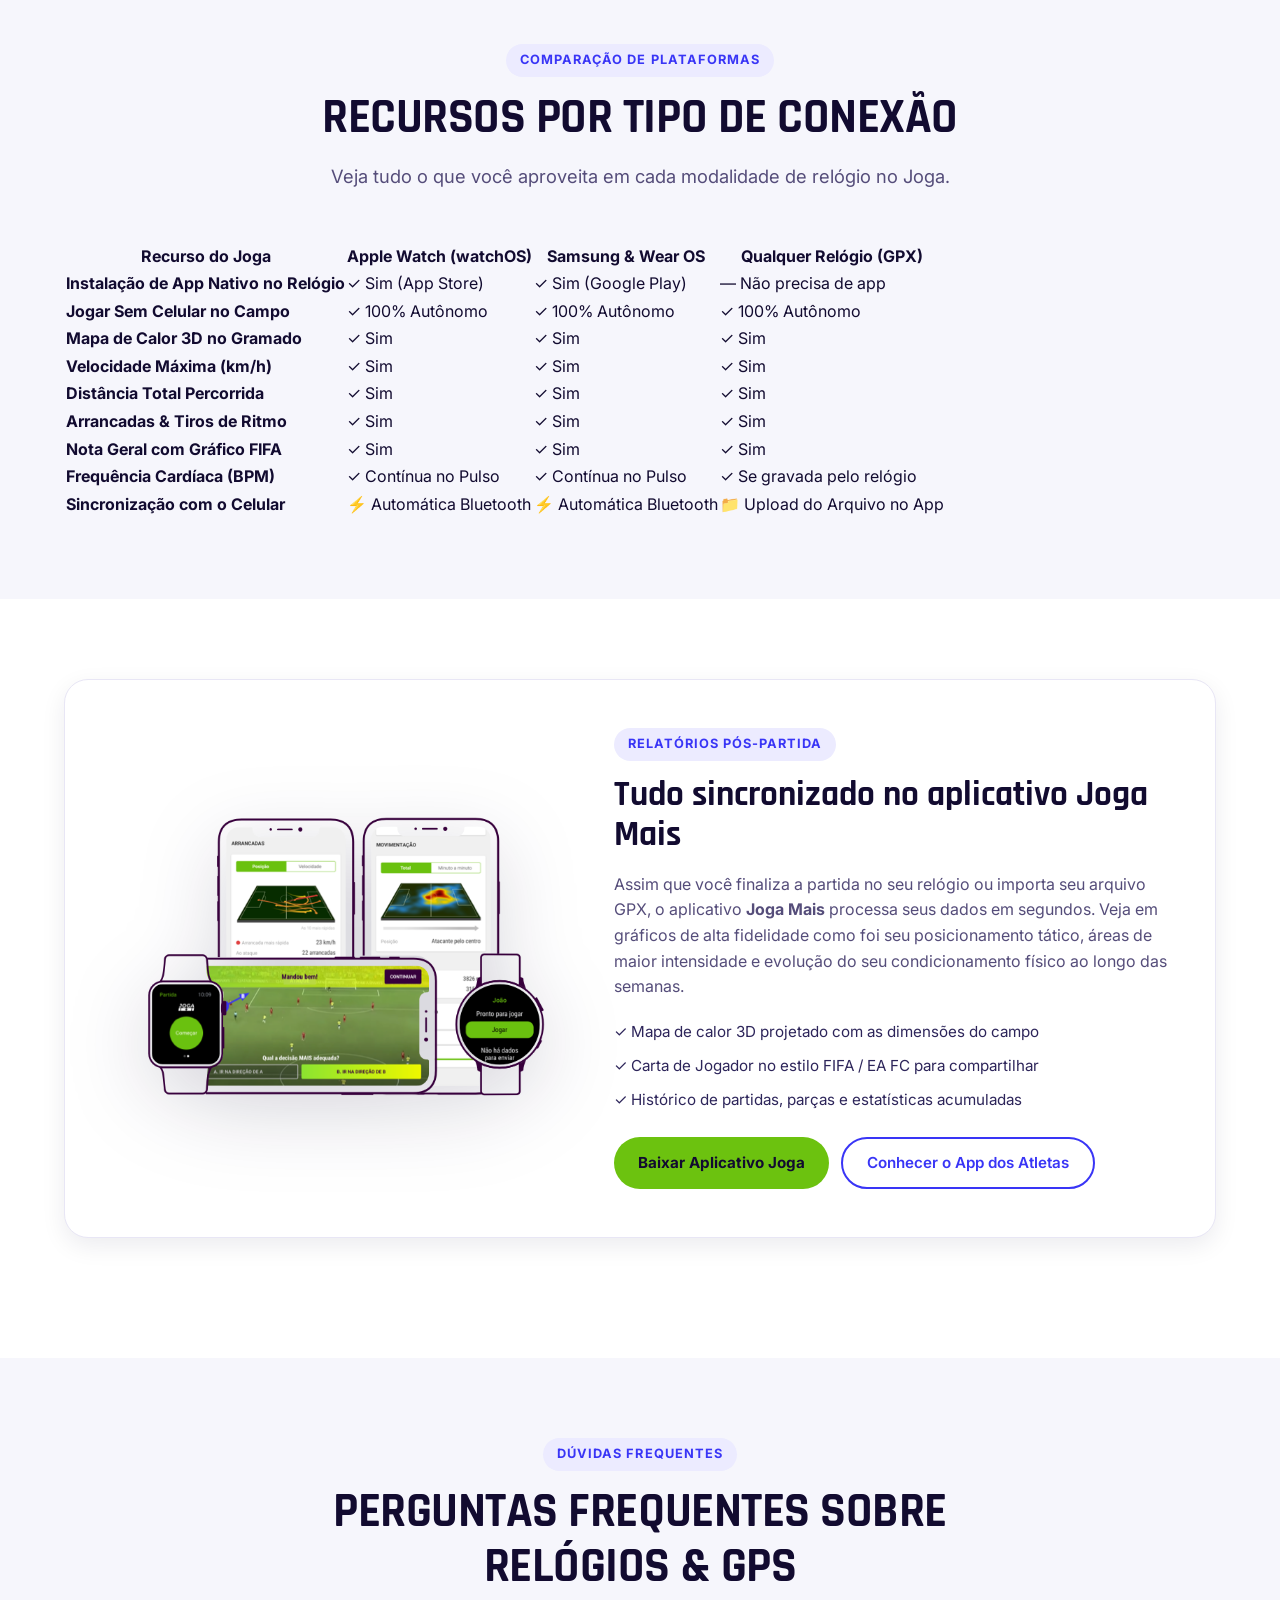
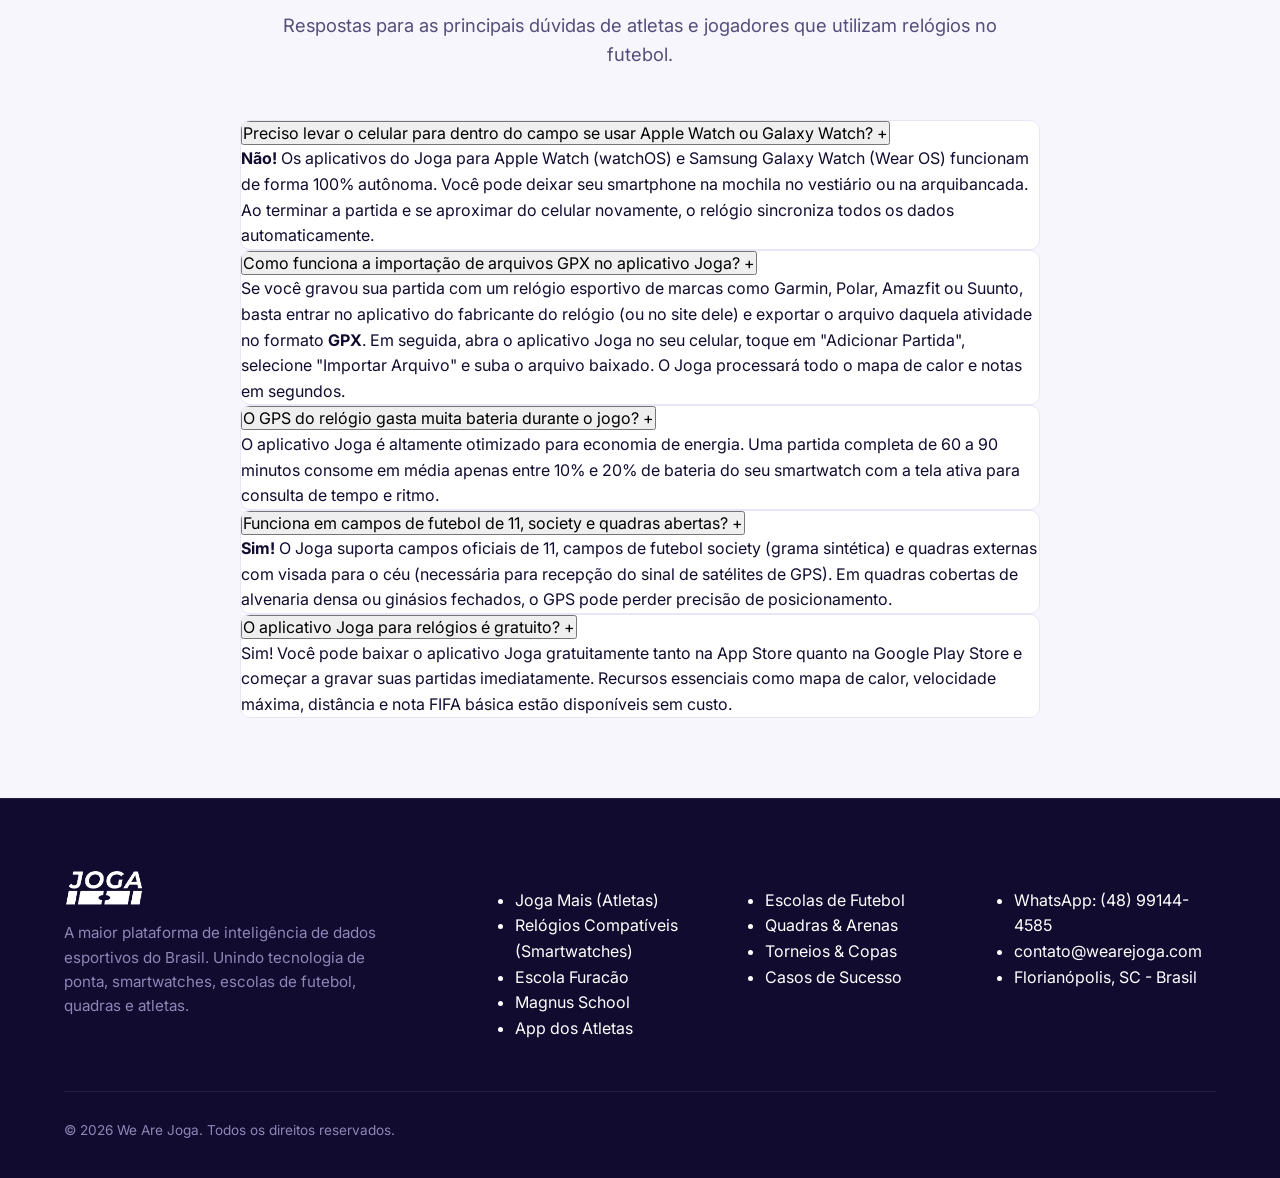
<file: watches/index.html>
<!DOCTYPE html>
<html lang="pt-BR">
<head>
  <meta charset="UTF-8">
  <meta name="viewport" content="width=device-width, initial-scale=1.0">
  <title>Relógios Compatíveis com o Joga | Apple Watch, Wear OS & Importação GPX</title>
  <meta name="description" content="Descubra todos os smartwatches compatíveis com o aplicativo Joga. Monitore suas partidas com Apple Watch (watchOS), Samsung Galaxy Watch (Wear OS) ou importe arquivos GPX de qualquer relógio esportivo.">
  <meta name="theme-color" content="#0D0921">

  <link rel="preconnect" href="https://fonts.googleapis.com">
  <link rel="preconnect" href="https://fonts.gstatic.com" crossorigin>
  <link href="https://fonts.googleapis.com/css2?family=Inter:wght@400;500;600;700&family=Rajdhani:wght@600;700;800&display=swap" rel="stylesheet">
  <link rel="stylesheet" href="../styles.css?v=3.0">
</head>
<body>

  <!-- HEADER -->
  <header class="site-header">
    <div class="container">
      <nav class="navbar">
        <a href="../index.html" class="nav-brand">
          <img src="../assets/joga-logo.png" alt="Joga" class="brand-logo-img">
        </a>

        <ul class="nav-links">
          <li class="nav-dropdown">
            <a href="javascript:void(0)" class="nav-link">Soluções ▾</a>
            <div class="dropdown-menu">
              <a href="../escolas.html" class="dropdown-item">
                <span class="dropdown-item-icon">⚽</span>
                <div class="dropdown-item-text">
                  <strong>Escolas & Clubes</strong>
                  <small>Alunos, chamadas, contratos e e-commerce</small>
                </div>
              </a>
              <a href="../quadras.html" class="dropdown-item">
                <span class="dropdown-item-icon">🏟️</span>
                <div class="dropdown-item-text">
                  <strong>Quadras & Arenas</strong>
                  <small>Grade semanal 24/7 e reservas PIX</small>
                </div>
              </a>
              <a href="../torneios.html" class="dropdown-item">
                <span class="dropdown-item-icon">🏆</span>
                <div class="dropdown-item-text">
                  <strong>Torneios & Copas</strong>
                  <small>Chaveamento mata-mata e súmula digital</small>
                </div>
              </a>
              <a href="../atletas.html" class="dropdown-item">
                <span class="dropdown-item-icon">📱</span>
                <div class="dropdown-item-text">
                  <strong>App dos Atletas</strong>
                  <small>Mapa de calor, notas FIFA e smartwatch</small>
                </div>
              </a>
              <a href="../watches.html" class="dropdown-item" style="background: rgba(108, 194, 15, 0.08); border-left: 3px solid var(--joga-lime);">
                <span class="dropdown-item-icon">⌚</span>
                <div class="dropdown-item-text">
                  <strong style="color: var(--joga-navy);">Relógios Compatíveis</strong>
                  <small>watchOS, Wear OS e importação via GPX</small>
                </div>
              </a>
            </div>
          </li>
          <li><a href="../casos-de-sucesso.html" class="nav-link">Casos de Sucesso</a></li>
          <li><a href="../index.html#pricing" class="nav-link">Planos & Preços</a></li>
          <li><a href="../index.html#faq" class="nav-link">FAQ</a></li>
        </ul>

        <div class="nav-actions">
          <a href="../app.html" class="btn btn-sm btn-outline-blue">Baixar App</a>
          <button class="btn btn-sm btn-lime" data-open-lead-modal>Falar Conosco</button>

          <button class="mobile-toggle" id="mobile-menu-toggle" aria-label="Menu">
            <span></span>
            <span></span>
            <span></span>
          </button>
        </div>
      </nav>
    </div>
  </header>

  <!-- HERO SECTION -->
  <section class="watches-hero">
    <div class="container">
      <div class="watches-hero-content">
        <span class="watches-hero-badge">TECNOLOGIA WEARABLE NO FUTEBOL</span>
        <h1>Monitore seu futebol com seu <span>relógio inteligente</span></h1>
        <p>
          Mapas de calor 3D, velocidade máxima, arrancadas e nota geral FIFA no seu pulso. O aplicativo Joga possui rastreamento autônomo para <strong>Apple Watch</strong>, <strong>Wear OS</strong> (Samsung Galaxy Watch e Google Pixel Watch) e <strong>importação universal de arquivos GPX</strong> exportados de qualquer relógio esportivo.
        </p>

        <div class="hero-audience-box" style="justify-content: center; margin-bottom: 24px;">
          <a href="../app.html" class="btn btn-lg btn-lime">Baixar Aplicativo Joga</a>
          <a href="#checker" class="btn btn-lg btn-outline" style="color: #FFFFFF; border-color: rgba(255,255,255,0.4);">Verificar Meu Relógio ▾</a>
        </div>

        <!-- Real System Smartwatch Image -->
        <div style="max-width: 480px; margin: 28px auto 0; text-align: center;">
          <img src="../assets/smartwatch-app.png" alt="Smartwatch com Aplicativo Joga no Pulso" style="max-height: 220px; width: auto; margin: 0 auto; filter: drop-shadow(0 15px 30px rgba(0,0,0,0.5));" loading="lazy">
        </div>

        <div class="watches-hero-stats">
          <div class="watches-hero-stat-item">
            <strong>30+</strong>
            <span>Modelos Nativos</span>
          </div>
          <div class="watches-hero-stat-item">
            <strong>100%</strong>
            <span>Autônomo Sem Celular</span>
          </div>
          <div class="watches-hero-stat-item">
            <strong>GPX</strong>
            <span>Qualquer Relógio Esportivo</span>
          </div>
          <div class="watches-hero-stat-item">
            <strong>+500 mil</strong>
            <span>Partidas Mapeadas</span>
          </div>
        </div>
      </div>
    </div>
  </section>

  <!-- COMPATIBILITY CHECKER & FILTER -->
  <section class="watch-filter-section" id="checker">
    <div class="container">
      <div class="section-header text-center">
        <span class="section-badge badge-blue">CATÁLOGO DE DISPOSITIVOS</span>
        <h2 class="section-title">Confira a compatibilidade do seu modelo</h2>
        <p class="section-subtitle">Filtre por sistema operacional ou digite o modelo do seu relógio para ver os recursos suportados.</p>
      </div>

      <!-- Search & Tabs Filter Box -->
      <div class="watch-search-bar-wrapper">
        <div class="watch-search-input-group">
          <span style="font-size: 1.2rem;">🔍</span>
          <input type="text" id="watch-search-input" placeholder="Digite o modelo do seu relógio (ex: Apple Watch Ultra, Galaxy Watch 6, Garmin, Amazfit...)" aria-label="Buscar modelo de relógio">
        </div>

        <div class="watch-filter-tabs">
          <span style="font-size: 0.85rem; font-weight: 700; color: var(--joga-gray-600); margin-right: 6px;">FILTRAR POR:</span>
          <button class="watch-tab-btn active" data-filter="all">🌟 Todos os Relógios</button>
          <button class="watch-tab-btn" data-filter="watchos">🍏 Apple Watch (watchOS)</button>
          <button class="watch-tab-btn" data-filter="wearos">🤖 Samsung & Wear OS</button>
          <button class="watch-tab-btn" data-filter="gpx">📁 Qualquer Relógio (Importação GPX)</button>
        </div>
      </div>

      <!-- WATCHES CARDS GRID -->
      <div class="watch-cards-grid" id="watch-cards-container">

        <!-- 1. Apple Watch Ultra -->
        <div class="watch-card" data-category="watchos" data-name="apple watch ultra ultra 2 watchos apple">
          <span class="watch-card-badge badge-watchos">🍏 watchOS • App Nativo</span>
          <div class="watch-card-header">
            <div class="watch-card-icon">⌚</div>
            <div class="watch-card-title-group">
              <h3>Apple Watch Ultra</h3>
              <span>Apple Inc. • watchOS 9 ou superior</span>
            </div>
          </div>
          <div class="watch-card-models">
            <h4>Modelos Homologados:</h4>
            <div class="watch-model-chips">
              <span class="model-chip highlight">Ultra (49mm)</span>
              <span class="model-chip highlight">Ultra 2 (49mm)</span>
            </div>
          </div>
          <ul class="watch-card-features">
            <li><span class="check">✓</span> GPS de dupla frequência de altíssima precisão</li>
            <li><span class="check">✓</span> Autonomia total (jogue sem o iPhone no campo)</li>
            <li><span class="check">✓</span> Zonas de frequência cardíaca & calorias</li>
            <li><span class="check">✓</span> Mapa de calor 3D e velocidade máxima</li>
          </ul>
          <div class="watch-card-footer">
            <a href="https://apps.apple.com/br/app/joga-futebol-gps-joga-mais/id1219358060" target="_blank" rel="noopener" class="btn btn-sm btn-outline-blue" style="width: 100%; text-align: center;">Baixar na App Store</a>
          </div>
        </div>

        <!-- 2. Apple Watch Series -->
        <div class="watch-card" data-category="watchos" data-name="apple watch series 9 series 8 series 7 series 6 series 5 series 4 series 3 series 2 watchos apple">
          <span class="watch-card-badge badge-watchos">🍏 watchOS • App Nativo</span>
          <div class="watch-card-header">
            <div class="watch-card-icon">⌚</div>
            <div class="watch-card-title-group">
              <h3>Apple Watch Series</h3>
              <span>Series 2 ao 9 • watchOS</span>
            </div>
          </div>
          <div class="watch-card-models">
            <h4>Modelos Homologados:</h4>
            <div class="watch-model-chips">
              <span class="model-chip highlight">Series 9</span>
              <span class="model-chip highlight">Series 8</span>
              <span class="model-chip">Series 7</span>
              <span class="model-chip">Series 6</span>
              <span class="model-chip">Series 5</span>
              <span class="model-chip">Series 4 / 3 / 2</span>
            </div>
          </div>
          <ul class="watch-card-features">
            <li><span class="check">✓</span> Gravação com GPS integrado autônomo</li>
            <li><span class="check">✓</span> Feedback tátil vibratório no início e fim de tempos</li>
            <li><span class="check">✓</span> Rastreamento de batimentos por minuto (BPM)</li>
            <li><span class="check">✓</span> Sincronização automática com app Joga no iPhone</li>
          </ul>
          <div class="watch-card-footer">
            <a href="https://apps.apple.com/br/app/joga-futebol-gps-joga-mais/id1219358060" target="_blank" rel="noopener" class="btn btn-sm btn-outline-blue" style="width: 100%; text-align: center;">Baixar na App Store</a>
          </div>
        </div>

        <!-- 3. Apple Watch SE -->
        <div class="watch-card" data-category="watchos" data-name="apple watch se se 2 geracao watchos apple">
          <span class="watch-card-badge badge-watchos">🍏 watchOS • App Nativo</span>
          <div class="watch-card-header">
            <div class="watch-card-icon">⌚</div>
            <div class="watch-card-title-group">
              <h3>Apple Watch SE</h3>
              <span>1ª e 2ª Geração • watchOS</span>
            </div>
          </div>
          <div class="watch-card-models">
            <h4>Modelos Homologados:</h4>
            <div class="watch-model-chips">
              <span class="model-chip highlight">SE (2ª Geração 2022+)</span>
              <span class="model-chip">SE (1ª Geração)</span>
            </div>
          </div>
          <ul class="watch-card-features">
            <li><span class="check">✓</span> Excelente custo-benefício para atletas</li>
            <li><span class="check">✓</span> GPS de alta precisão para campo e society</li>
            <li><span class="check">✓</span> Cálculo de arrancadas e sprints (km/h)</li>
            <li><span class="check">✓</span> Nota Geral FIFA gerada após o apito final</li>
          </ul>
          <div class="watch-card-footer">
            <a href="https://apps.apple.com/br/app/joga-futebol-gps-joga-mais/id1219358060" target="_blank" rel="noopener" class="btn btn-sm btn-outline-blue" style="width: 100%; text-align: center;">Baixar na App Store</a>
          </div>
        </div>

        <!-- 4. Samsung Galaxy Watch 7 & Ultra -->
        <div class="watch-card" data-category="wearos" data-name="samsung galaxy watch 7 watch ultra wear os android">
          <span class="watch-card-badge badge-wearos">🤖 Wear OS • App Nativo</span>
          <div class="watch-card-header">
            <div class="watch-card-icon">⌚</div>
            <div class="watch-card-title-group">
              <h3>Galaxy Watch 7 & Ultra</h3>
              <span>Samsung • Wear OS powered by Samsung</span>
            </div>
          </div>
          <div class="watch-card-models">
            <h4>Modelos Homologados:</h4>
            <div class="watch-model-chips">
              <span class="model-chip highlight">Galaxy Watch Ultra</span>
              <span class="model-chip highlight">Galaxy Watch 7 (40/44mm)</span>
            </div>
          </div>
          <ul class="watch-card-features">
            <li><span class="check">✓</span> App nativo instalado via Play Store no relógio</li>
            <li><span class="check">✓</span> GPS dual-band com posicionamento em tempo real</li>
            <li><span class="check">✓</span> Medição de velocidade máxima e distância total</li>
            <li><span class="check">✓</span> Gravação 100% autônoma dentro de campo</li>
          </ul>
          <div class="watch-card-footer">
            <a href="https://play.google.com/store/apps/details?id=com.ionicframework.jogamaisperformance474307" target="_blank" rel="noopener" class="btn btn-sm btn-blue" style="width: 100%; text-align: center;">Baixar no Google Play</a>
          </div>
        </div>

        <!-- 5. Samsung Galaxy Watch 4, 5 e 6 -->
        <div class="watch-card" data-category="wearos" data-name="samsung galaxy watch 6 watch 5 watch 4 classic active 2 wear os android">
          <span class="watch-card-badge badge-wearos">🤖 Wear OS • App Nativo</span>
          <div class="watch-card-header">
            <div class="watch-card-icon">⌚</div>
            <div class="watch-card-title-group">
              <h3>Galaxy Watch 4, 5 & 6</h3>
              <span>Samsung • Séries Classic e Standard</span>
            </div>
          </div>
          <div class="watch-card-models">
            <h4>Modelos Homologados:</h4>
            <div class="watch-model-chips">
              <span class="model-chip highlight">Watch 6 / 6 Classic</span>
              <span class="model-chip highlight">Watch 5 / 5 Pro</span>
              <span class="model-chip">Watch 4 / 4 Classic</span>
              <span class="model-chip">Galaxy Active 2</span>
            </div>
          </div>
          <ul class="watch-card-features">
            <li><span class="check">✓</span> Instalação com 1 clique pela Google Play Store</li>
            <li><span class="check">✓</span> Sensor BioActive para monitoramento cardíaco</li>
            <li><span class="check">✓</span> Geração instantânea de mapa de calor</li>
            <li><span class="check">✓</span> Sincronização Bluetooth direta com celular Android</li>
          </ul>
          <div class="watch-card-footer">
            <a href="https://play.google.com/store/apps/details?id=com.ionicframework.jogamaisperformance474307" target="_blank" rel="noopener" class="btn btn-sm btn-blue" style="width: 100%; text-align: center;">Baixar no Google Play</a>
          </div>
        </div>

        <!-- 6. Google Pixel Watch -->
        <div class="watch-card" data-category="wearos" data-name="google pixel watch pixel watch 2 pixel watch 3 wear os android">
          <span class="watch-card-badge badge-wearos">🤖 Wear OS • App Nativo</span>
          <div class="watch-card-header">
            <div class="watch-card-icon">⌚</div>
            <div class="watch-card-title-group">
              <h3>Google Pixel Watch</h3>
              <span>Google • Wear OS 3.5 a 5.0</span>
            </div>
          </div>
          <div class="watch-card-models">
            <h4>Modelos Homologados:</h4>
            <div class="watch-model-chips">
              <span class="model-chip highlight">Pixel Watch 3</span>
              <span class="model-chip highlight">Pixel Watch 2</span>
              <span class="model-chip">Pixel Watch 1</span>
            </div>
          </div>
          <ul class="watch-card-features">
            <li><span class="check">✓</span> GPS integrado autônomo com tracking suave</li>
            <li><span class="check">✓</span> Interface limpa e responsiva Wear OS</li>
            <li><span class="check">✓</span> Cálculo de desgaste físico e ritmo de jogo</li>
            <li><span class="check">✓</span> Gráfico comparativo de desempenho com parças</li>
          </ul>
          <div class="watch-card-footer">
            <a href="https://play.google.com/store/apps/details?id=com.ionicframework.jogamaisperformance474307" target="_blank" rel="noopener" class="btn btn-sm btn-blue" style="width: 100%; text-align: center;">Baixar no Google Play</a>
          </div>
        </div>

        <!-- 7. Outros Smartwatches Wear OS -->
        <div class="watch-card" data-category="wearos" data-name="ticwatch fossil gen 6 xiaomi watch 2 pro wear os android outros relogios">
          <span class="watch-card-badge badge-wearos">🤖 Wear OS • Universal</span>
          <div class="watch-card-header">
            <div class="watch-card-icon">⌚</div>
            <div class="watch-card-title-group">
              <h3>Outros Relógios Wear OS</h3>
              <span>TicWatch, Xiaomi, Fossil e mais</span>
            </div>
          </div>
          <div class="watch-card-models">
            <h4>Modelos Suportados:</h4>
            <div class="watch-model-chips">
              <span class="model-chip">TicWatch Pro 3 / 5</span>
              <span class="model-chip">Xiaomi Watch 2 Pro</span>
              <span class="model-chip">Fossil Gen 6</span>
              <span class="model-chip">Montblanc Summit</span>
            </div>
          </div>
          <ul class="watch-card-features">
            <li><span class="check">✓</span> Qualquer smartwatch com Wear OS e GPS</li>
            <li><span class="check">✓</span> Download do app Joga via Play Store do relógio</li>
            <li><span class="check">✓</span> Gravação de telemetria esportiva completa</li>
            <li><span class="check">✓</span> Visualização das métricas pós-jogo no celular</li>
          </ul>
          <div class="watch-card-footer">
            <a href="https://play.google.com/store/apps/details?id=com.ionicframework.jogamaisperformance474307" target="_blank" rel="noopener" class="btn btn-sm btn-blue" style="width: 100%; text-align: center;">Baixar no Google Play</a>
          </div>
        </div>

        <!-- 8. Garmin (Importação GPX) -->
        <div class="watch-card" data-category="gpx" data-name="garmin forerunner fenix epix venu instinct vivoactive gpx importacao">
          <span class="watch-card-badge badge-gpx">📁 Importação via GPX</span>
          <div class="watch-card-header">
            <div class="watch-card-icon">🏃</div>
            <div class="watch-card-title-group">
              <h3>Garmin (Linhas Completas)</h3>
              <span>Exportação de Partida via Garmin Connect</span>
            </div>
          </div>
          <div class="watch-card-models">
            <h4>Modelos Compatíveis via Arquivo:</h4>
            <div class="watch-model-chips">
              <span class="model-chip highlight">Forerunner (245, 265, 955, 965...)</span>
              <span class="model-chip highlight">Fenix (6, 7, 8)</span>
              <span class="model-chip">Epix / Enduro</span>
              <span class="model-chip">Venu 2 / 3</span>
              <span class="model-chip">Instinct 1 / 2</span>
            </div>
          </div>
          <ul class="watch-card-features">
            <li><span class="check">✓</span> Exporte a atividade em arquivo GPX</li>
            <li><span class="check">✓</span> Importe no App Joga em poucos toques</li>
            <li><span class="check">✓</span> O Joga plota o mapa de calor no gramado</li>
            <li><span class="check">✓</span> Estatísticas completas e nota FIFA calculadas</li>
          </ul>
          <div class="watch-card-footer">
            <a href="#gpx-guide" class="btn btn-sm btn-lime" style="width: 100%; text-align: center;">Ver Como Importar GPX</a>
          </div>
        </div>

        <!-- 9. Polar & Suunto (Importação GPX) -->
        <div class="watch-card" data-category="gpx" data-name="polar vantage pacer grit x suunto race vertical 9 peak gpx importacao">
          <span class="watch-card-badge badge-gpx">📁 Importação via GPX</span>
          <div class="watch-card-header">
            <div class="watch-card-icon">🧭</div>
            <div class="watch-card-title-group">
              <h3>Polar & Suunto</h3>
              <span>Polar Flow & Suunto App</span>
            </div>
          </div>
          <div class="watch-card-models">
            <h4>Modelos Compatíveis via Arquivo:</h4>
            <div class="watch-model-chips">
              <span class="model-chip highlight">Polar Vantage V2 / V3 / M2</span>
              <span class="model-chip">Polar Grit X / Pro</span>
              <span class="model-chip">Polar Pacer / Pro</span>
              <span class="model-chip highlight">Suunto Race / Vertical</span>
              <span class="model-chip">Suunto 9 Peak</span>
            </div>
          </div>
          <ul class="watch-card-features">
            <li><span class="check">✓</span> Grave no relógio em perfil corrida ou futebol</li>
            <li><span class="check">✓</span> Baixe o arquivo GPX pelo celular ou computador</li>
            <li><span class="check">✓</span> Suba o arquivo diretamente na tela do Joga</li>
            <li><span class="check">✓</span> Conversão instantânea de pontos GPS para campo</li>
          </ul>
          <div class="watch-card-footer">
            <a href="#gpx-guide" class="btn btn-sm btn-lime" style="width: 100%; text-align: center;">Ver Como Importar GPX</a>
          </div>
        </div>

        <!-- 10. Amazfit & Zepp (Importação GPX) -->
        <div class="watch-card" data-category="gpx" data-name="amazfit gtr gts t-rex cheetah balance bip zepp gpx importacao">
          <span class="watch-card-badge badge-gpx">📁 Importação via GPX</span>
          <div class="watch-card-header">
            <div class="watch-card-icon">⚡</div>
            <div class="watch-card-title-group">
              <h3>Amazfit & Zepp OS</h3>
              <span>Exportação pelo Aplicativo Zepp</span>
            </div>
          </div>
          <div class="watch-card-models">
            <h4>Modelos Compatíveis via Arquivo:</h4>
            <div class="watch-model-chips">
              <span class="model-chip highlight">GTR 3 / GTR 4</span>
              <span class="model-chip highlight">GTS 3 / GTS 4</span>
              <span class="model-chip">T-Rex 2 / Ultra</span>
              <span class="model-chip">Cheetah / Cheetah Pro</span>
              <span class="model-chip">Amazfit Balance</span>
            </div>
          </div>
          <ul class="watch-card-features">
            <li><span class="check">✓</span> Exporte a rota pelo histórico do app Zepp</li>
            <li><span class="check">✓</span> Selecione o arquivo GPX gerado</li>
            <li><span class="check">✓</span> Carregue no aplicativo Joga em segundos</li>
            <li><span class="check">✓</span> Sem mensalidades extras para processar seus dados</li>
          </ul>
          <div class="watch-card-footer">
            <a href="#gpx-guide" class="btn btn-sm btn-lime" style="width: 100%; text-align: center;">Ver Como Importar GPX</a>
          </div>
        </div>

        <!-- 11. Qualquer Dispositivo com GPS / Strava / Coros (Importação GPX) -->
        <div class="watch-card" data-category="gpx" data-name="qualquer relogio strava coros pace apex huawei fit outros monitores gpx importacao">
          <span class="watch-card-badge badge-gpx">📁 Importação Universal</span>
          <div class="watch-card-header">
            <div class="watch-card-icon">🌐</div>
            <div class="watch-card-title-group">
              <h3>Qualquer Outro Relógio com GPS</h3>
              <span>Coros, Huawei, Strava e Monitores GPS</span>
            </div>
          </div>
          <div class="watch-card-models">
            <h4>Compatibilidade Universal:</h4>
            <div class="watch-model-chips">
              <span class="model-chip highlight">Coros (Pace 2/3, Apex)</span>
              <span class="model-chip">Huawei Watch GT</span>
              <span class="model-chip">Strava (Exportação de Partida)</span>
              <span class="model-chip">Qualquer GPS com arquivo GPX</span>
            </div>
          </div>
          <ul class="watch-card-features">
            <li><span class="check">✓</span> Se o relógio grava rota GPS, o Joga aceita</li>
            <li><span class="check">✓</span> Formato GPX com coordenadas e tempo</li>
            <li><span class="check">✓</span> Inteligência artificial para calibrar dimensões do campo</li>
            <li><span class="check">✓</span> Carta de jogador FIFA pronta para compartilhar</li>
          </ul>
          <div class="watch-card-footer">
            <a href="#gpx-guide" class="btn btn-sm btn-lime" style="width: 100%; text-align: center;">Ver Como Importar GPX</a>
          </div>
        </div>

      </div>

      <!-- No Results Message -->
      <div id="watch-no-results" style="display: none; text-align: center; padding: 50px 20px; background: #FFFFFF; border-radius: var(--radius-lg); border: 1px dashed var(--border-color); margin-top: 24px;">
        <span style="font-size: 3rem;">🔍</span>
        <h3 style="color: var(--joga-dark); margin: 12px 0 8px;">Nenhum modelo encontrado com esse nome</h3>
        <p style="color: var(--joga-gray-600); max-width: 500px; margin: 0 auto 20px;">
          Não se preocupe! Mesmo que seu relógio não esteja listado nominalmente, <strong>se ele permite exportar arquivos GPX, você conseguirá utilizá-lo no Joga normalmente</strong>.
        </p>
        <button class="btn btn-sm btn-outline-blue" id="btn-reset-filters">Limpar Filtros e Ver Todos</button>
      </div>

    </div>
  </section>

  <!-- GPX STEP BY STEP GUIDE -->
  <section class="gpx-flow-section" id="gpx-guide">
    <div class="container">
      <div class="gpx-guide-box">
        <div class="gpx-guide-header">
          <span class="app-badge-tag" style="background: rgba(16, 185, 129, 0.2); color: #34d399; border-color: rgba(16, 185, 129, 0.4); margin-bottom: 16px;">
            IMPORTAÇÃO UNIVERSAL GPX
          </span>
          <h3>Como usar qualquer relógio esportivo no Joga</h3>
          <p>
            Não tem Apple Watch ou Samsung Galaxy? Não tem problema! Se o seu relógio grava GPS (Garmin, Polar, Amazfit, Suunto, Coros, Strava), siga estes 4 passos simples para transformar sua atividade em métricas de futebol profissional:
          </p>
        </div>

        <div class="gpx-steps-grid">
          <!-- Passo 1 -->
          <div class="gpx-step-item">
            <div class="gpx-step-num">1</div>
            <h4>Grave sua partida</h4>
            <p>Inicie uma atividade de GPS no seu relógio no modo "Futebol" ou "Corrida" no início do jogo e pause ao final.</p>
          </div>

          <!-- Passo 2 -->
          <div class="gpx-step-item">
            <div class="gpx-step-num">2</div>
            <h4>Exporte o arquivo GPX</h4>
            <p>No aplicativo do seu relógio (Garmin Connect, Zepp, Polar Flow, etc.), acesse a partida e selecione "Exportar atividade" em formato <strong>GPX</strong>.</p>
          </div>

          <!-- Passo 3 -->
          <div class="gpx-step-item">
            <div class="gpx-step-num">3</div>
            <h4>Abra o App Joga</h4>
            <p>No aplicativo Joga no seu celular, vá em <strong>Adicionar Partida > Importar Arquivo</strong> e selecione o arquivo GPX exportado.</p>
          </div>

          <!-- Passo 4 -->
          <div class="gpx-step-item">
            <div class="gpx-step-num">4</div>
            <h4>Pronto! Veja seu Mapa</h4>
            <p>Os algoritmos do Joga alinham suas coordenadas com o campo, calculam velocidade máxima, arrancadas e geram sua Nota FIFA na hora.</p>
          </div>
        </div>

        <div style="margin-top: 36px; padding-top: 24px; border-top: 1px solid rgba(255,255,255,0.12); display: flex; align-items: center; justify-content: space-between; flex-wrap: wrap; gap: 16px; position: relative; z-index: 2;">
          <div>
            <strong style="color: #FFFFFF; font-size: 1.1rem; display: block;">Dúvidas sobre como exportar do seu relógio?</strong>
            <span style="color: var(--joga-gray-400); font-size: 0.9rem;">Nossa equipe te ajuda a configurar o envio de arquivos do seu modelo.</span>
          </div>
          <a href="https://wa.me/5548991444585?text=Ol%C3%A1%2C%20gostaria%20de%20ajuda%20para%20importar%20arquivos%20GPX%20do%20meu%20rel%C3%B3gio%20no%20Joga" target="_blank" rel="noopener" class="btn btn-lime">Falar no WhatsApp</a>
        </div>
      </div>
    </div>
  </section>

  <!-- COMPARISON TABLE SECTION -->
  <section class="watch-compare-section">
    <div class="container">
      <div class="section-header text-center">
        <span class="section-badge badge-blue">COMPARAÇÃO DE PLATAFORMAS</span>
        <h2 class="section-title">Recursos por Tipo de Conexão</h2>
        <p class="section-subtitle">Veja tudo o que você aproveita em cada modalidade de relógio no Joga.</p>
      </div>

      <div class="watch-compare-table-wrapper">
        <table class="watch-compare-table">
          <thead>
            <tr>
              <th>Recurso do Joga</th>
              <th>Apple Watch (watchOS)</th>
              <th>Samsung & Wear OS</th>
              <th>Qualquer Relógio (GPX)</th>
            </tr>
          </thead>
          <tbody>
            <tr>
              <td><strong>Instalação de App Nativo no Relógio</strong></td>
              <td><span class="table-check">✓ Sim (App Store)</span></td>
              <td><span class="table-check">✓ Sim (Google Play)</span></td>
              <td><span class="table-cross">— Não precisa de app</span></td>
            </tr>
            <tr>
              <td><strong>Jogar Sem Celular no Campo</strong></td>
              <td><span class="table-check">✓ 100% Autônomo</span></td>
              <td><span class="table-check">✓ 100% Autônomo</span></td>
              <td><span class="table-check">✓ 100% Autônomo</span></td>
            </tr>
            <tr>
              <td><strong>Mapa de Calor 3D no Gramado</strong></td>
              <td><span class="table-check">✓ Sim</span></td>
              <td><span class="table-check">✓ Sim</span></td>
              <td><span class="table-check">✓ Sim</span></td>
            </tr>
            <tr>
              <td><strong>Velocidade Máxima (km/h)</strong></td>
              <td><span class="table-check">✓ Sim</span></td>
              <td><span class="table-check">✓ Sim</span></td>
              <td><span class="table-check">✓ Sim</span></td>
            </tr>
            <tr>
              <td><strong>Distância Total Percorrida</strong></td>
              <td><span class="table-check">✓ Sim</span></td>
              <td><span class="table-check">✓ Sim</span></td>
              <td><span class="table-check">✓ Sim</span></td>
            </tr>
            <tr>
              <td><strong>Arrancadas & Tiros de Ritmo</strong></td>
              <td><span class="table-check">✓ Sim</span></td>
              <td><span class="table-check">✓ Sim</span></td>
              <td><span class="table-check">✓ Sim</span></td>
            </tr>
            <tr>
              <td><strong>Nota Geral com Gráfico FIFA</strong></td>
              <td><span class="table-check">✓ Sim</span></td>
              <td><span class="table-check">✓ Sim</span></td>
              <td><span class="table-check">✓ Sim</span></td>
            </tr>
            <tr>
              <td><strong>Frequência Cardíaca (BPM)</strong></td>
              <td><span class="table-check">✓ Contínua no Pulso</span></td>
              <td><span class="table-check">✓ Contínua no Pulso</span></td>
              <td><span class="table-check">✓ Se gravada pelo relógio</span></td>
            </tr>
            <tr>
              <td><strong>Sincronização com o Celular</strong></td>
              <td><span class="table-check">⚡ Automática Bluetooth</span></td>
              <td><span class="table-check">⚡ Automática Bluetooth</span></td>
              <td><span class="table-check">📁 Upload do Arquivo no App</span></td>
            </tr>
          </tbody>
        </table>
      </div>
    </div>
  </section>

  <!-- SMARTPHONE POST-MATCH EXPERIENCE -->
  <section class="section section-bg-white">
    <div class="container">
      <div class="escolas-feature-box" style="grid-template-columns: 1fr 1.2fr; gap: 40px; align-items: center;">
        <div style="text-align: center;">
          <img src="../assets/app-celular-mapa-calor.png" alt="Aplicativo Joga Mais no Smartphone com Mapa de Calor 3D" style="max-height: 300px; width: auto; margin: 0 auto; filter: drop-shadow(0 20px 40px rgba(18,11,48,0.18));" loading="lazy">
        </div>
        <div>
          <span class="section-badge badge-blue">RELATÓRIOS PÓS-PARTIDA</span>
          <h3 style="font-size: 2.2rem; margin-bottom: 16px; color: var(--joga-dark);">Tudo sincronizado no aplicativo Joga Mais</h3>
          <p style="color: var(--joga-gray-600); margin-bottom: 20px; line-height: 1.6;">
            Assim que você finaliza a partida no seu relógio ou importa seu arquivo GPX, o aplicativo <strong>Joga Mais</strong> processa seus dados em segundos. Veja em gráficos de alta fidelidade como foi seu posicionamento tático, áreas de maior intensidade e evolução do seu condicionamento físico ao longo das semanas.
          </p>
          <ul style="list-style: none; display: flex; flex-direction: column; gap: 10px; font-size: 0.95rem; color: var(--joga-gray-800); margin-bottom: 24px;">
            <li>✓ Mapa de calor 3D projetado com as dimensões do campo</li>
            <li>✓ Carta de Jogador no estilo FIFA / EA FC para compartilhar</li>
            <li>✓ Histórico de partidas, parças e estatísticas acumuladas</li>
          </ul>
          <div style="display: flex; gap: 12px; flex-wrap: wrap;">
            <a href="../app.html" class="btn btn-lime">Baixar Aplicativo Joga</a>
            <a href="../atletas.html" class="btn btn-outline-blue">Conhecer o App dos Atletas</a>
          </div>
        </div>
      </div>
    </div>
  </section>

  <!-- FAQ SMARTWATCHES -->
  <section class="section section-bg-light" id="faq-watches">
    <div class="container">
      <div class="section-header text-center">
        <span class="section-badge badge-blue">DÚVIDAS FREQUENTES</span>
        <h2 class="section-title">Perguntas Frequentes sobre Relógios & GPS</h2>
        <p class="section-subtitle">Respostas para as principais dúvidas de atletas e jogadores que utilizam relógios no futebol.</p>
      </div>

      <div class="faq-accordion" style="max-width: 800px; margin: 0 auto;">
        <!-- FAQ 1 -->
        <div class="faq-item">
          <button class="faq-question">
            <span>Preciso levar o celular para dentro do campo se usar Apple Watch ou Galaxy Watch?</span>
            <span class="faq-icon">+</span>
          </button>
          <div class="faq-answer">
            <p><strong>Não!</strong> Os aplicativos do Joga para Apple Watch (watchOS) e Samsung Galaxy Watch (Wear OS) funcionam de forma 100% autônoma. Você pode deixar seu smartphone na mochila no vestiário ou na arquibancada. Ao terminar a partida e se aproximar do celular novamente, o relógio sincroniza todos os dados automaticamente.</p>
          </div>
        </div>

        <!-- FAQ 2 -->
        <div class="faq-item">
          <button class="faq-question">
            <span>Como funciona a importação de arquivos GPX no aplicativo Joga?</span>
            <span class="faq-icon">+</span>
          </button>
          <div class="faq-answer">
            <p>Se você gravou sua partida com um relógio esportivo de marcas como Garmin, Polar, Amazfit ou Suunto, basta entrar no aplicativo do fabricante do relógio (ou no site dele) e exportar o arquivo daquela atividade no formato <strong>GPX</strong>. Em seguida, abra o aplicativo Joga no seu celular, toque em "Adicionar Partida", selecione "Importar Arquivo" e suba o arquivo baixado. O Joga processará todo o mapa de calor e notas em segundos.</p>
          </div>
        </div>

        <!-- FAQ 3 -->
        <div class="faq-item">
          <button class="faq-question">
            <span>O GPS do relógio gasta muita bateria durante o jogo?</span>
            <span class="faq-icon">+</span>
          </button>
          <div class="faq-answer">
            <p>O aplicativo Joga é altamente otimizado para economia de energia. Uma partida completa de 60 a 90 minutos consome em média apenas entre 10% e 20% de bateria do seu smartwatch com a tela ativa para consulta de tempo e ritmo.</p>
          </div>
        </div>

        <!-- FAQ 4 -->
        <div class="faq-item">
          <button class="faq-question">
            <span>Funciona em campos de futebol de 11, society e quadras abertas?</span>
            <span class="faq-icon">+</span>
          </button>
          <div class="faq-answer">
            <p><strong>Sim!</strong> O Joga suporta campos oficiais de 11, campos de futebol society (grama sintética) e quadras externas com visada para o céu (necessária para recepção do sinal de satélites de GPS). Em quadras cobertas de alvenaria densa ou ginásios fechados, o GPS pode perder precisão de posicionamento.</p>
          </div>
        </div>

        <!-- FAQ 5 -->
        <div class="faq-item">
          <button class="faq-question">
            <span>O aplicativo Joga para relógios é gratuito?</span>
            <span class="faq-icon">+</span>
          </button>
          <div class="faq-answer">
            <p>Sim! Você pode baixar o aplicativo Joga gratuitamente tanto na App Store quanto na Google Play Store e começar a gravar suas partidas imediatamente. Recursos essenciais como mapa de calor, velocidade máxima, distância e nota FIFA básica estão disponíveis sem custo.</p>
          </div>
        </div>
      </div>
    </div>
  </section>

  <!-- FOOTER -->
  <footer class="site-footer">
    <div class="container">
      <div class="footer-grid">
        <div class="footer-brand">
          <img src="../assets/joga-logo.png" alt="Joga" class="brand-logo-img" style="filter: brightness(0) invert(1);">
          <p>A maior plataforma de inteligência de dados esportivos do Brasil. Unindo tecnologia de ponta, smartwatches, escolas de futebol, quadras e atletas.</p>
        </div>
        <div class="footer-col">
          <h4>Aplicativos</h4>
          <ul>
            <li><a href="../app.html">Joga Mais (Atletas)</a></li>
            <li><a href="../watches.html">Relógios Compatíveis (Smartwatches)</a></li>
            <li><a href="../app-furacao.html">Escola Furacão</a></li>
            <li><a href="../app-magnus.html">Magnus School</a></li>
            <li><a href="../atletas.html">App dos Atletas</a></li>
          </ul>
        </div>
        <div class="footer-col">
          <h4>Soluções</h4>
          <ul>
            <li><a href="../escolas.html">Escolas de Futebol</a></li>
            <li><a href="../quadras.html">Quadras & Arenas</a></li>
            <li><a href="../torneios.html">Torneios & Copas</a></li>
            <li><a href="../casos-de-sucesso.html">Casos de Sucesso</a></li>
          </ul>
        </div>
        <div class="footer-col">
          <h4>Contato</h4>
          <ul>
            <li><a href="https://wa.me/5548991444585" target="_blank" rel="noopener">WhatsApp: (48) 99144-4585</a></li>
            <li><a href="mailto:contato@wearejoga.com">contato@wearejoga.com</a></li>
            <li><span>Florianópolis, SC - Brasil</span></li>
          </ul>
        </div>
      </div>
      <div class="footer-bottom">
        <p>&copy; 2026 We Are Joga. Todos os direitos reservados.</p>
      </div>
    </div>
  </footer>

  <!-- LEAD CAPTURE MODAL -->
  <div class="modal-overlay" id="lead-modal">
    <div class="modal-content">
      <button class="modal-close" id="modal-close-btn">&times;</button>
      <div class="modal-header">
        <span class="badge badge-lime">ATENDIMENTO EXCLUSIVO</span>
        <h3>Fale com um especialista Joga</h3>
        <p>Preencha os dados abaixo e entraremos em contato em instantes.</p>
      </div>
      <form id="lead-form" class="lead-form">
        <div class="form-group">
          <label for="lead-name">Nome Completo</label>
          <input type="text" id="lead-name" required placeholder="Ex: Rodrigo Silva">
        </div>
        <div class="form-group">
          <label for="lead-email">E-mail Profissional</label>
          <input type="email" id="lead-email" required placeholder="seuemail@exemplo.com">
        </div>
        <div class="form-group">
          <label for="lead-phone">WhatsApp / Telefone</label>
          <input type="tel" id="lead-phone" required placeholder="(XX) 9XXXX-XXXX">
        </div>
        <div class="form-group">
          <label for="lead-type">Interesse Principal</label>
          <select id="lead-type" required>
            <option value="smartwatch">Aplicativo Joga & Smartwatches</option>
            <option value="escola">Gestão de Escolas de Futebol</option>
            <option value="quadra">Gestão de Quadras & Arenas</option>
            <option value="torneio">Organização de Torneios</option>
            <option value="outro">Outro</option>
          </select>
        </div>
        <button type="submit" class="btn btn-lime btn-block">Receber Demonstração</button>
      </form>
    </div>
  </div>

  <!-- INTERACTIVE FILTER & SEARCH SCRIPT -->
  <script>
    document.addEventListener('DOMContentLoaded', function() {
      var searchInput = document.getElementById('watch-search-input');
      var filterTabs = document.querySelectorAll('.watch-tab-btn');
      var cards = document.querySelectorAll('.watch-card');
      var noResults = document.getElementById('watch-no-results');
      var resetBtn = document.getElementById('btn-reset-filters');
      var currentFilter = 'all';

      function filterWatches() {
        var query = searchInput.value.toLowerCase().trim();
        var visibleCount = 0;

        cards.forEach(function(card) {
          var category = card.getAttribute('data-category');
          var name = card.getAttribute('data-name').toLowerCase();
          var cardText = card.textContent.toLowerCase();

          var matchesTab = (currentFilter === 'all' || category === currentFilter);
          var matchesSearch = (query === '' || name.includes(query) || cardText.includes(query));

          if (matchesTab && matchesSearch) {
            card.style.display = 'flex';
            visibleCount++;
          } else {
            card.style.display = 'none';
          }
        });

        if (visibleCount === 0) {
          noResults.style.display = 'block';
        } else {
          noResults.style.display = 'none';
        }
      }

      // Tab clicks
      filterTabs.forEach(function(tab) {
        tab.addEventListener('click', function() {
          filterTabs.forEach(function(t) { t.classList.remove('active'); });
          this.classList.add('active');
          currentFilter = this.getAttribute('data-filter');
          filterWatches();
        });
      });

      // Search input typing
      if (searchInput) {
        searchInput.addEventListener('input', filterWatches);
      }

      // Reset button
      if (resetBtn) {
        resetBtn.addEventListener('click', function() {
          searchInput.value = '';
          currentFilter = 'all';
          filterTabs.forEach(function(t) {
            if (t.getAttribute('data-filter') === 'all') {
              t.classList.add('active');
            } else {
              t.classList.remove('active');
            }
          });
          filterWatches();
        });
      }

      // FAQ accordion
      var faqQuestions = document.querySelectorAll('.faq-question');
      faqQuestions.forEach(function(question) {
        question.addEventListener('click', function() {
          var item = this.parentElement;
          item.classList.toggle('active');
        });
      });

      // Mobile Menu Toggle
      var mobileMenuToggle = document.getElementById('mobile-menu-toggle');
      var navLinks = document.querySelector('.nav-links');
      if (mobileMenuToggle && navLinks) {
        mobileMenuToggle.addEventListener('click', function() {
          navLinks.classList.toggle('open');
        });
      }
    });
  </script>

  <script src="../app.js"></script>
</body>
</html>
</file>
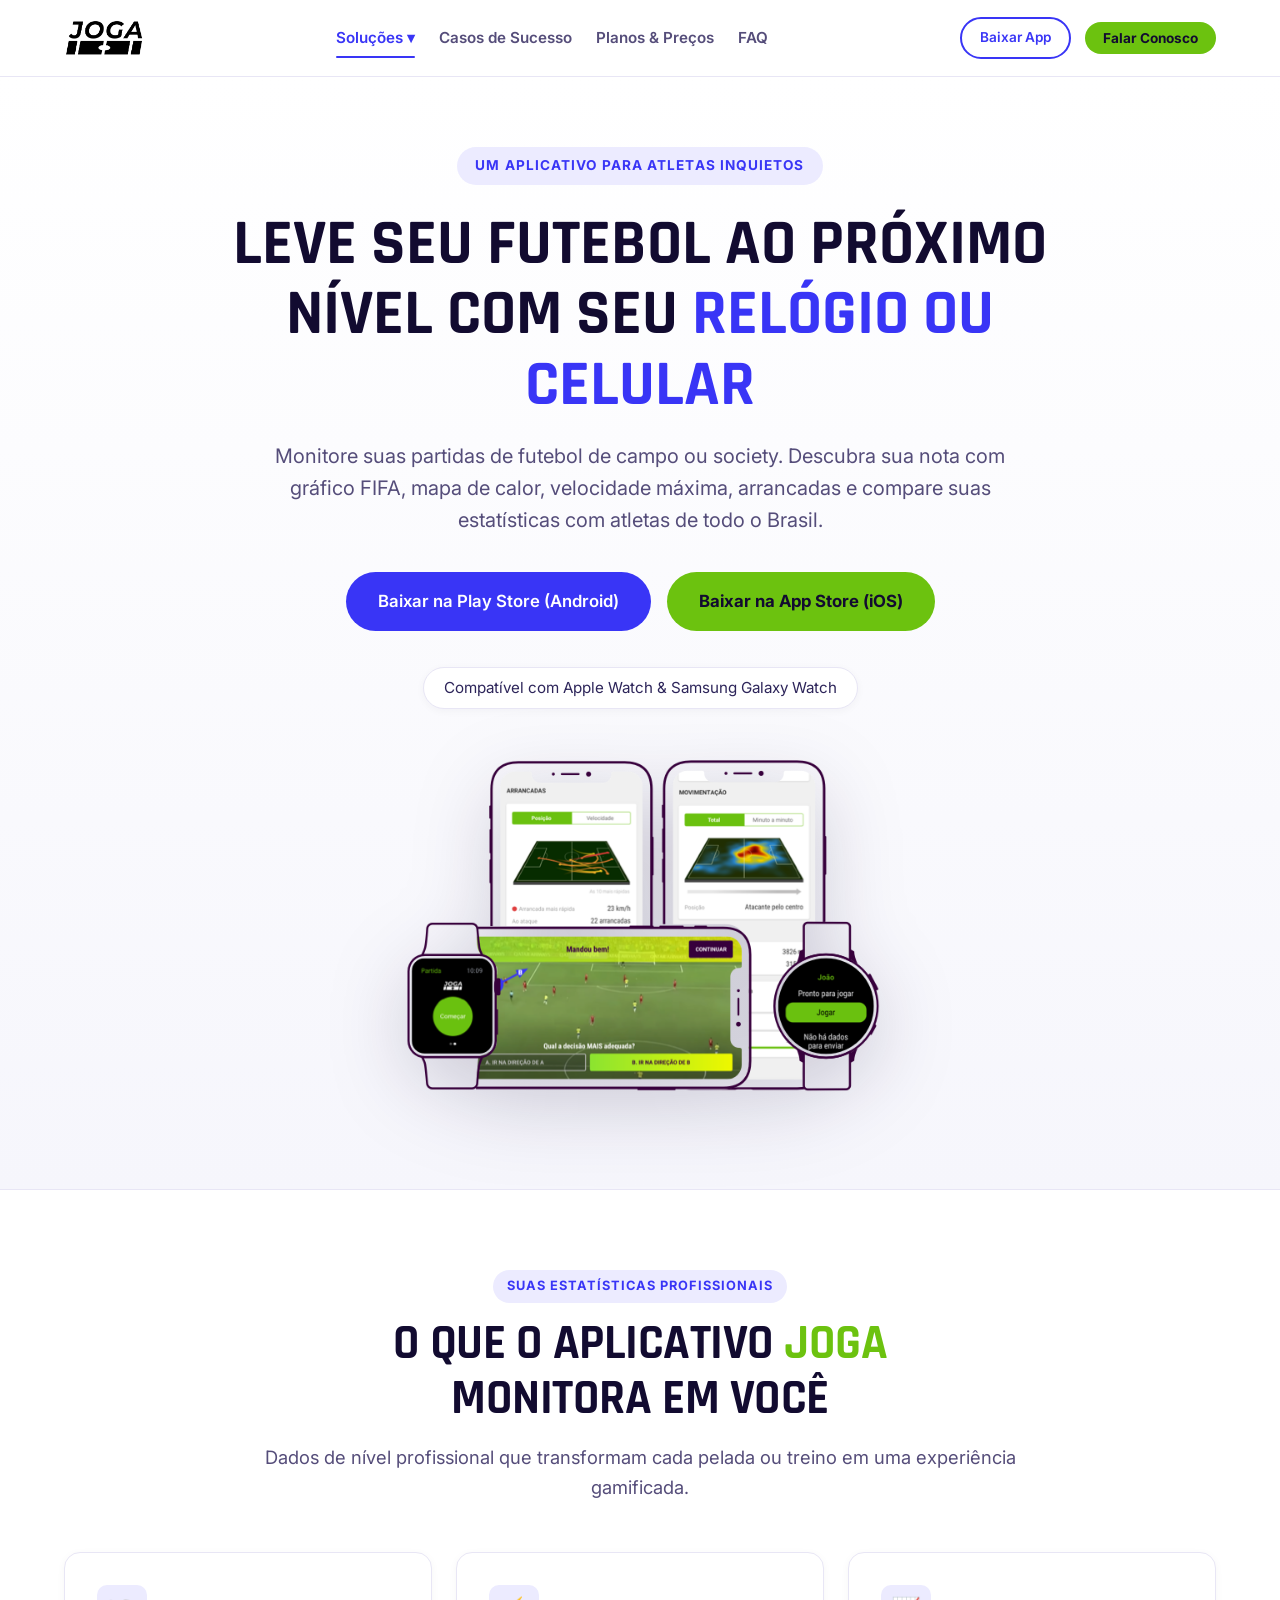
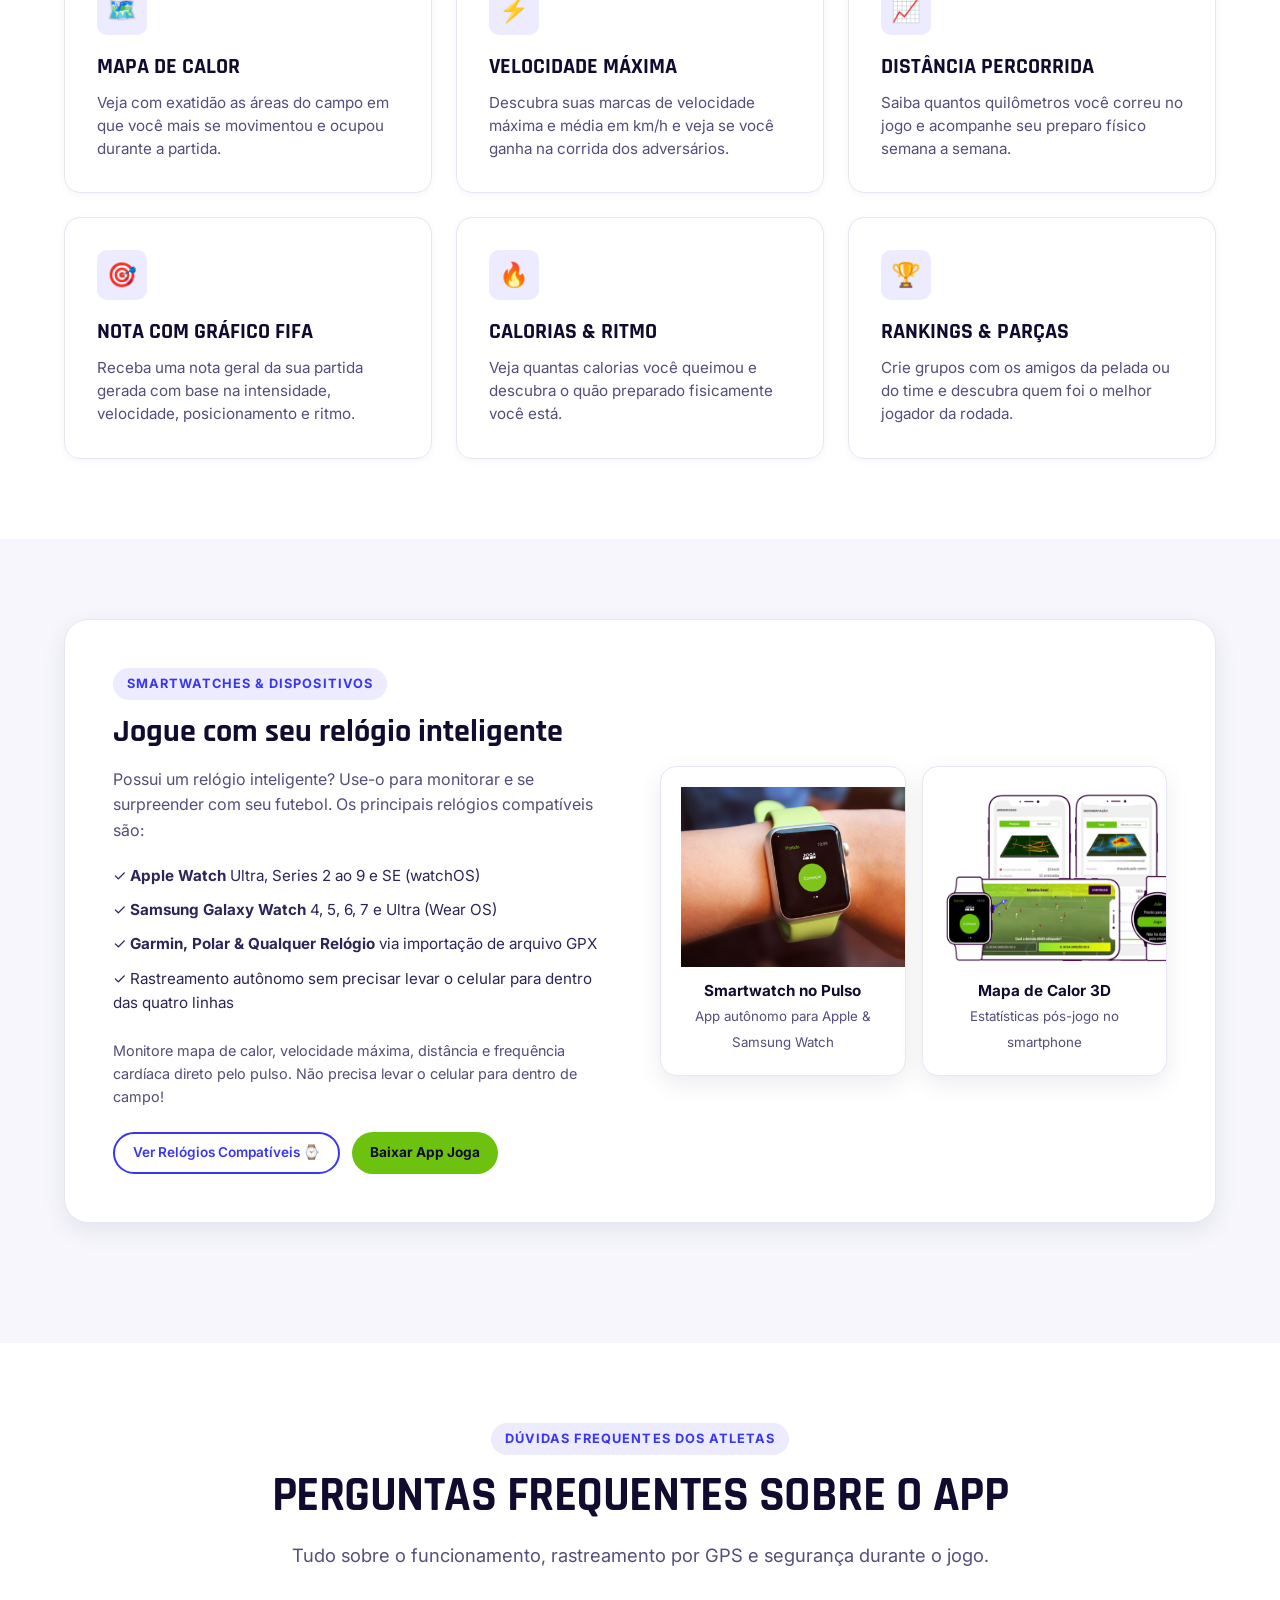
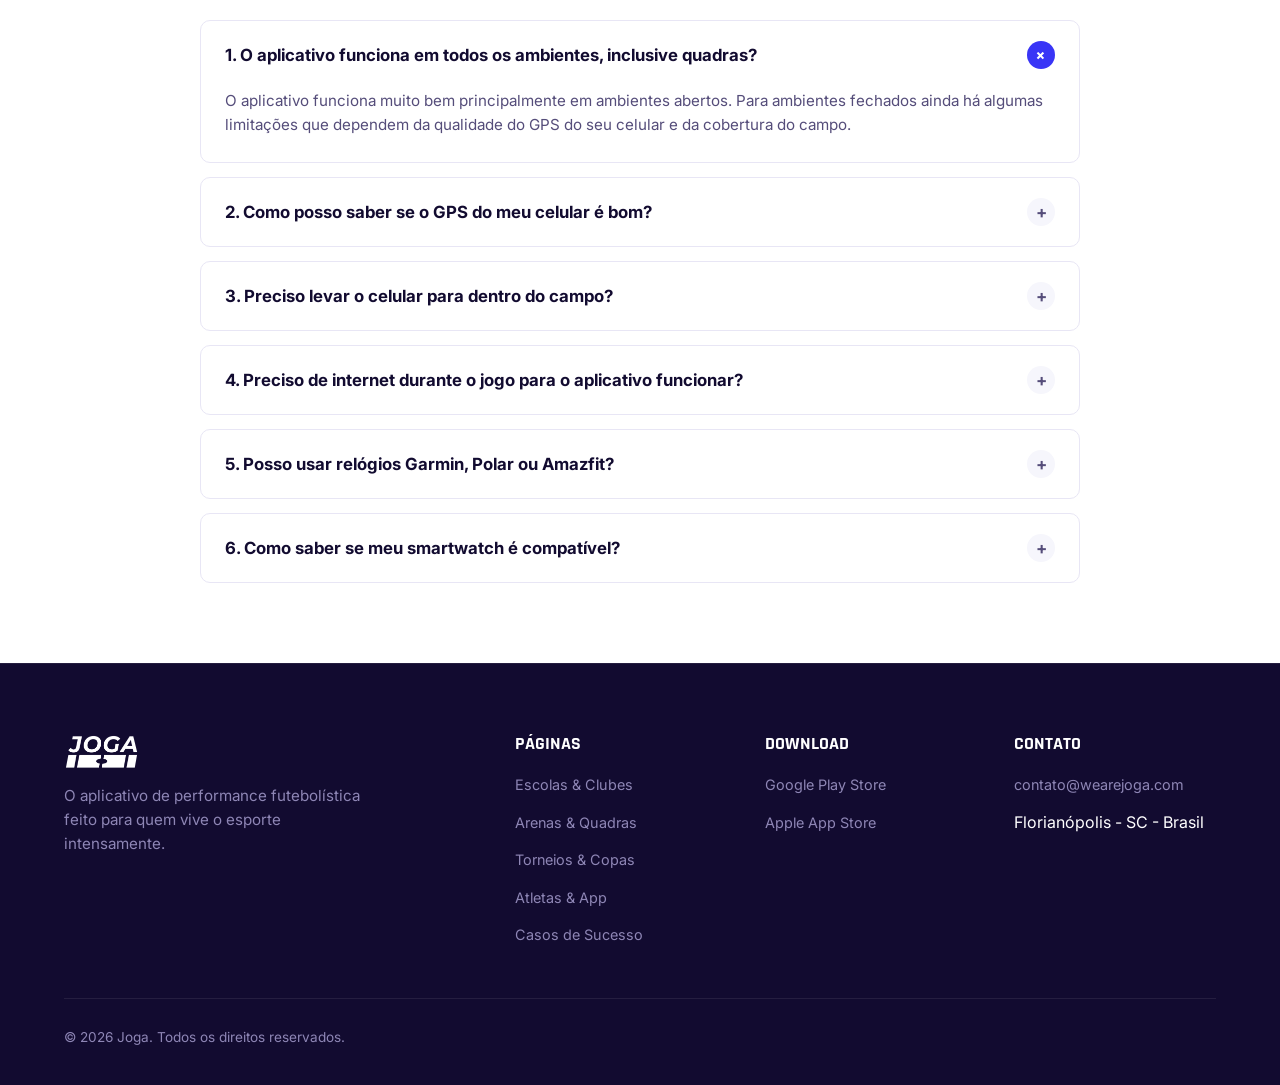
<file: atletas.html>
<!DOCTYPE html>
<html lang="pt-BR">
<head>
  <meta charset="UTF-8">
  <meta name="viewport" content="width=device-width, initial-scale=1.0">
  <title>Aplicativo para Jogadores de Futebol | Joga App de Performance</title>
  <meta name="description" content="Conheça o aplicativo de performance para futebol da We Are Joga. Monitore mapa de calor, velocidade máxima, distância e nota FIFA usando seu smartwatch ou celular.">
  
  <link rel="preconnect" href="https://fonts.googleapis.com">
  <link rel="preconnect" href="https://fonts.gstatic.com" crossorigin>
  <link href="https://fonts.googleapis.com/css2?family=Inter:wght@400;500;600;700&family=Rajdhani:wght@600;700;800&display=swap" rel="stylesheet">
  <link rel="stylesheet" href="styles.css">
</head>
<body>

  <!-- HEADER -->
  <header class="site-header">
    <div class="container">
      <nav class="navbar">
        <a href="index.html" class="nav-brand">
          <img src="assets/joga-logo.png" alt="Joga" class="brand-logo-img">
        </a>

        <ul class="nav-links">
          <li class="nav-dropdown">
            <a href="javascript:void(0)" class="nav-link active">Soluções ▾</a>
            <div class="dropdown-menu">
              <a href="escolas.html" class="dropdown-item">
                <span class="dropdown-item-icon">⚽</span>
                <div class="dropdown-item-text">
                  <strong>Escolas & Clubes</strong>
                  <small>Alunos, chamadas, contratos e e-commerce</small>
                </div>
              </a>
              <a href="quadras.html" class="dropdown-item">
                <span class="dropdown-item-icon">🏟️</span>
                <div class="dropdown-item-text">
                  <strong>Quadras & Arenas</strong>
                  <small>Grade semanal 24/7 e reservas PIX</small>
                </div>
              </a>
              <a href="torneios.html" class="dropdown-item">
                <span class="dropdown-item-icon">🏆</span>
                <div class="dropdown-item-text">
                  <strong>Torneios & Copas</strong>
                  <small>Chaveamento mata-mata e súmula digital</small>
                </div>
              </a>
              <a href="atletas.html" class="dropdown-item">
                <span class="dropdown-item-icon">📱</span>
                <div class="dropdown-item-text">
                  <strong>App dos Atletas</strong>
                  <small>Mapa de calor, notas FIFA e smartwatch</small>
                </div>
              </a>
              <a href="watches.html" class="dropdown-item">
                <span class="dropdown-item-icon">⌚</span>
                <div class="dropdown-item-text">
                  <strong>Relógios Compatíveis</strong>
                  <small>watchOS, Wear OS e importação via GPX</small>
                </div>
              </a>
              <a href="escolas.html#ecommerce-escolas" class="dropdown-item">
                <span class="dropdown-item-icon">🛍️</span>
                <div class="dropdown-item-text">
                  <strong>Loja Oficial & Uniformes</strong>
                  <small>Venda de kits oficiais e materiais</small>
                </div>
              </a>
            </div>
          </li>
          <li><a href="casos-de-sucesso.html" class="nav-link">Casos de Sucesso</a></li>
          <li><a href="index.html#pricing" class="nav-link">Planos & Preços</a></li>
          <li><a href="#faq-atletas" class="nav-link">FAQ</a></li>
        </ul>

        <div class="nav-actions">
          <a href="https://play.google.com/store/apps/details?id=com.ionicframework.jogamaisperformance474307" target="_blank" class="btn btn-sm btn-outline-blue">Baixar App</a>
          <button class="btn btn-sm btn-lime" data-open-lead-modal>Falar Conosco</button>
          
          <button class="mobile-toggle" id="mobile-menu-toggle" aria-label="Menu">
            <span></span>
            <span></span>
            <span></span>
          </button>
        </div>
      </nav>
    </div>
  </header>

  <!-- HERO SECTION -->
  <section class="hero-original">
    <div class="container">
      <div class="hero-badge">UM APLICATIVO PARA ATLETAS INQUIETOS</div>
      <h1 class="hero-title">Leve seu futebol ao próximo nível com seu <span>relógio ou celular</span></h1>
      <p class="hero-subtitle">
        Monitore suas partidas de futebol de campo ou society. Descubra sua nota com gráfico FIFA, mapa de calor, velocidade máxima, arrancadas e compare suas estatísticas com atletas de todo o Brasil.
      </p>

      <div class="hero-audience-box">
        <a href="https://play.google.com/store/apps/details?id=com.ionicframework.jogamaisperformance474307" target="_blank" class="btn btn-lg btn-blue">Baixar na Play Store (Android)</a>
        <a href="https://itunes.apple.com/br/app/joga-futebol-gps-joga-mais/id1219358060?mt=8" target="_blank" class="btn btn-lg btn-lime">Baixar na App Store (iOS)</a>
      </div>

      <div class="hero-price-chip">
        <span>Compatível com Apple Watch & Samsung Galaxy Watch</span>
      </div>

      <!-- REAL SYSTEM SCREENSHOT: 3D PHONE HEATMAP -->
      <div style="max-width: 520px; margin: 36px auto 0; text-align: center;">
        <img src="assets/app-celular-mapa-calor.png" alt="Aplicativo Joga com Mapa de Calor no Smartphone" style="width: 100%; max-width: 480px; height: auto; filter: drop-shadow(0 20px 40px rgba(18,11,48,0.2));" loading="lazy">
      </div>
    </div>
  </section>

  <!-- ATLETAS FEATURES GRID -->
  <section class="section section-bg-white">
    <div class="container">
      <div class="section-header">
        <span class="section-badge badge-blue">SUAS ESTATÍSTICAS PROFISSIONAIS</span>
        <h2 class="section-title">O que o aplicativo <span class="text-lime" style="color: var(--joga-lime);">JOGA</span><br>monitora em você</h2>
        <p class="section-subtitle">Dados de nível profissional que transformam cada pelada ou treino em uma experiência gamificada.</p>
      </div>

      <div class="pillars-six-grid">
        <div class="pillar-six-card">
          <div class="pillar-six-icon">🗺️</div>
          <h4>Mapa de Calor</h4>
          <p>Veja com exatidão as áreas do campo em que você mais se movimentou e ocupou durante a partida.</p>
        </div>

        <div class="pillar-six-card">
          <div class="pillar-six-icon">⚡</div>
          <h4>Velocidade Máxima</h4>
          <p>Descubra suas marcas de velocidade máxima e média em km/h e veja se você ganha na corrida dos adversários.</p>
        </div>

        <div class="pillar-six-card">
          <div class="pillar-six-icon">📈</div>
          <h4>Distância Percorrida</h4>
          <p>Saiba quantos quilômetros você correu no jogo e acompanhe seu preparo físico semana a semana.</p>
        </div>

        <div class="pillar-six-card">
          <div class="pillar-six-icon">🎯</div>
          <h4>Nota com Gráfico FIFA</h4>
          <p>Receba uma nota geral da sua partida gerada com base na intensidade, velocidade, posicionamento e ritmo.</p>
        </div>

        <div class="pillar-six-card">
          <div class="pillar-six-icon">🔥</div>
          <h4>Calorias & Ritmo</h4>
          <p>Veja quantas calorias você queimou e descubra o quão preparado fisicamente você está.</p>
        </div>

        <div class="pillar-six-card">
          <div class="pillar-six-icon">🏆</div>
          <h4>Rankings & Parças</h4>
          <p>Crie grupos com os amigos da pelada ou do time e descubra quem foi o melhor jogador da rodada.</p>
        </div>
      </div>
    </div>
  </section>

  <!-- SMARTWATCHES COMPATÍVEIS -->
  <section class="section section-bg-light">
    <div class="container">
      <div class="escolas-feature-box" style="grid-template-columns: 1fr 1fr; gap: 40px; align-items: center;">
        <div>
          <span class="section-badge badge-blue">SMARTWATCHES & DISPOSITIVOS</span>
          <h3 style="font-size: 2rem; margin-bottom: 16px;">Jogue com seu relógio inteligente</h3>
          <p style="color: var(--joga-gray-600); margin-bottom: 20px;">
            Possui um relógio inteligente? Use-o para monitorar e se surpreender com seu futebol. Os principais relógios compatíveis são:
          </p>
          <ul style="list-style: none; display: flex; flex-direction: column; gap: 10px; font-size: 0.95rem; color: var(--joga-gray-800); margin-bottom: 24px;">
            <li>✓ <strong>Apple Watch</strong> Ultra, Series 2 ao 9 e SE (watchOS)</li>
            <li>✓ <strong>Samsung Galaxy Watch</strong> 4, 5, 6, 7 e Ultra (Wear OS)</li>
            <li>✓ <strong>Garmin, Polar & Qualquer Relógio</strong> via importação de arquivo GPX</li>
            <li>✓ Rastreamento autônomo sem precisar levar o celular para dentro das quatro linhas</li>
          </ul>

          <p style="color: var(--joga-gray-600); font-size: 0.9rem; margin-bottom: 24px;">
            Monitore mapa de calor, velocidade máxima, distância e frequência cardíaca direto pelo pulso. Não precisa levar o celular para dentro de campo!
          </p>

          <div style="display: flex; gap: 12px; flex-wrap: wrap;">
            <a href="watches.html" class="btn btn-sm btn-outline-blue">Ver Relógios Compatíveis ⌚</a>
            <a href="app.html" class="btn btn-sm btn-lime">Baixar App Joga</a>
          </div>
        </div>

        <div style="display: grid; grid-template-columns: 1fr 1fr; gap: 16px;">
          <div class="system-screenshot-card" style="text-align: center; padding: 20px;">
            <img src="assets/smartwatch-app.png" alt="Smartwatch com App Joga" style="max-height: 180px; width: auto; margin: 0 auto;" loading="lazy">
            <div style="margin-top: 12px;">
              <strong style="color: var(--joga-dark); font-size: 0.95rem; display: block;">Smartwatch no Pulso</strong>
              <small style="color: var(--joga-gray-600);">App autônomo para Apple & Samsung Watch</small>
            </div>
          </div>

          <div class="system-screenshot-card" style="text-align: center; padding: 20px;">
            <img src="assets/app-celular-mapa-calor.png" alt="Mapa de Calor 3D no App Joga" style="max-height: 180px; width: auto; margin: 0 auto;" loading="lazy">
            <div style="margin-top: 12px;">
              <strong style="color: var(--joga-dark); font-size: 0.95rem; display: block;">Mapa de Calor 3D</strong>
              <small style="color: var(--joga-gray-600);">Estatísticas pós-jogo no smartphone</small>
            </div>
          </div>
        </div>
      </div>
    </div>
  </section>

  <!-- FAQ ATLETAS (ORIGINAL FAQ) -->
  <section class="section section-bg-white" id="faq-atletas">
    <div class="container">
      <div class="section-header">
        <span class="section-badge badge-blue">DÚVIDAS FREQUENTES DOS ATLETAS</span>
        <h2 class="section-title">Perguntas Frequentes sobre o App</h2>
        <p class="section-subtitle">Tudo sobre o funcionamento, rastreamento por GPS e segurança durante o jogo.</p>
      </div>

      <div class="faq-list">
        <div class="faq-item active">
          <button class="faq-question-btn">
            <span>1. O aplicativo funciona em todos os ambientes, inclusive quadras?</span>
            <span class="faq-chevron">+</span>
          </button>
          <div class="faq-answer-box">
            O aplicativo funciona muito bem principalmente em ambientes abertos. Para ambientes fechados ainda há algumas limitações que dependem da qualidade do GPS do seu celular e da cobertura do campo.
          </div>
        </div>

        <div class="faq-item">
          <button class="faq-question-btn">
            <span>2. Como posso saber se o GPS do meu celular é bom?</span>
            <span class="faq-chevron">+</span>
          </button>
          <div class="faq-answer-box">
            Existe um teste fácil e rápido: abra o aplicativo Joga, inicie uma partida e movimente-se. Essa simulação pode ser no próprio campo ou até mesmo andando pela rua para conferir a precisão da rota.
          </div>
        </div>

        <div class="faq-item">
          <button class="faq-question-btn">
            <span>3. Preciso levar o celular para dentro do campo?</span>
            <span class="faq-chevron">+</span>
          </button>
          <div class="faq-answer-box">
            Não! Se você jogar com Apple Watch ou Samsung Galaxy Watch (Wear OS), o aplicativo Joga funciona de forma 100% autônoma no seu pulso. Você pode deixar o celular no vestiário ou na mochila. Ao final do jogo, os dados sincronizam automaticamente.
          </div>
        </div>

        <div class="faq-item">
          <button class="faq-question-btn">
            <span>4. Preciso de internet durante o jogo para o aplicativo funcionar?</span>
            <span class="faq-chevron">+</span>
          </button>
          <div class="faq-answer-box">
            Não! Os dados de corrida, velocidade e mapa de calor são rastreados via GPS sem precisar de internet durante a partida. Você só precisa de internet (Wi-Fi ou 4G/5G) após a partida para sincronizar e ver os resultados no app.
          </div>
        </div>

        <div class="faq-item">
          <button class="faq-question-btn">
            <span>5. Posso usar relógios Garmin, Polar ou Amazfit?</span>
            <span class="faq-chevron">+</span>
          </button>
          <div class="faq-answer-box">
            Sim! O aplicativo Joga aceita a importação de arquivos de atividade no formato GPX exportados de qualquer relógio esportivo ou monitor de corrida. Os dados de GPS são convertidos automaticamente em mapa de calor no gramado e nota FIFA.
          </div>
        </div>

        <div class="faq-item">
          <button class="faq-question-btn">
            <span>6. Como saber se meu smartwatch é compatível?</span>
            <span class="faq-chevron">+</span>
          </button>
          <div class="faq-answer-box">
            Toda a linha Apple Watch (Series 2 ao 9, SE e Ultra) e a linha Samsung Galaxy Watch com Wear OS (Watch 4, 5, 6, 7 e Ultra) são compatíveis com apps nativos. Além disso, você pode importar partidas via arquivo GPX de qualquer relógio Garmin, Polar, Suunto ou Amazfit. <a href="watches.html" style="color: var(--joga-blue); font-weight: 700;">Consulte a lista completa aqui</a>.
          </div>
        </div>
      </div>
    </div>
  </section>

  <!-- FOOTER -->
  <footer class="site-footer">
    <div class="container">
      <div class="footer-grid">
        <div class="footer-brand">
          <img src="assets/joga-logo-white.png" alt="Joga" class="footer-logo-img">
          <p>O aplicativo de performance futebolística feito para quem vive o esporte intensamente.</p>
        </div>
        <div class="footer-col">
          <h5>Páginas</h5>
          <ul class="footer-links">
            <li><a href="escolas.html">Escolas & Clubes</a></li>
            <li><a href="quadras.html">Arenas & Quadras</a></li>
            <li><a href="torneios.html">Torneios & Copas</a></li>
            <li><a href="atletas.html">Atletas & App</a></li>
            <li><a href="casos-de-sucesso.html">Casos de Sucesso</a></li>
          </ul>
        </div>
        <div class="footer-col">
          <h5>Download</h5>
          <ul class="footer-links">
            <li><a href="https://play.google.com/store/apps/details?id=com.ionicframework.jogamaisperformance474307" target="_blank">Google Play Store</a></li>
            <li><a href="https://itunes.apple.com/br/app/joga-futebol-gps-joga-mais/id1219358060?mt=8" target="_blank">Apple App Store</a></li>
          </ul>
        </div>
        <div class="footer-col">
          <h5>Contato</h5>
          <ul class="footer-links">
            <li><a href="mailto:contato@wearejoga.com">contato@wearejoga.com</a></li>
            <li>Florianópolis - SC - Brasil</li>
          </ul>
        </div>
      </div>
      <div class="footer-bottom">
        <div>© 2026 Joga. Todos os direitos reservados.</div>
      </div>
    </div>
  </footer>

  <!-- LEAD MODAL -->
  <div class="modal-overlay" id="lead-modal">
    <div class="modal-card">
      <button class="modal-close" id="modal-close-btn">&times;</button>
      <div class="section-badge badge-blue">FALE CONOSCO</div>
      <h3 class="modal-title">Falar com a Equipe Joga</h3>
      <p style="color: var(--joga-gray-600); font-size: 0.95rem; margin-bottom: 20px;">
        Tire suas dúvidas sobre o App do Atleta, GPS e relógios compatíveis pelo WhatsApp.
      </p>
      <form id="lead-form">
        <div class="form-group" style="margin-bottom: 14px;">
          <label style="display:block; margin-bottom: 6px; font-weight:600;">Seu Nome</label>
          <input type="text" id="lead-name" style="width:100%; padding:10px; border:1px solid var(--border-color); border-radius:6px;" required>
        </div>
        <div class="form-group" style="margin-bottom: 14px;">
          <label style="display:block; margin-bottom: 6px; font-weight:600;">WhatsApp com DDD</label>
          <input type="tel" id="lead-phone" style="width:100%; padding:10px; border:1px solid var(--border-color); border-radius:6px;" required>
        </div>
        <button type="submit" class="btn btn-lg btn-lime" style="width:100%;">Falar no WhatsApp 🚀</button>
      </form>
    </div>
  </div>

  <script src="app.js"></script>
</body>
</html>
</file>
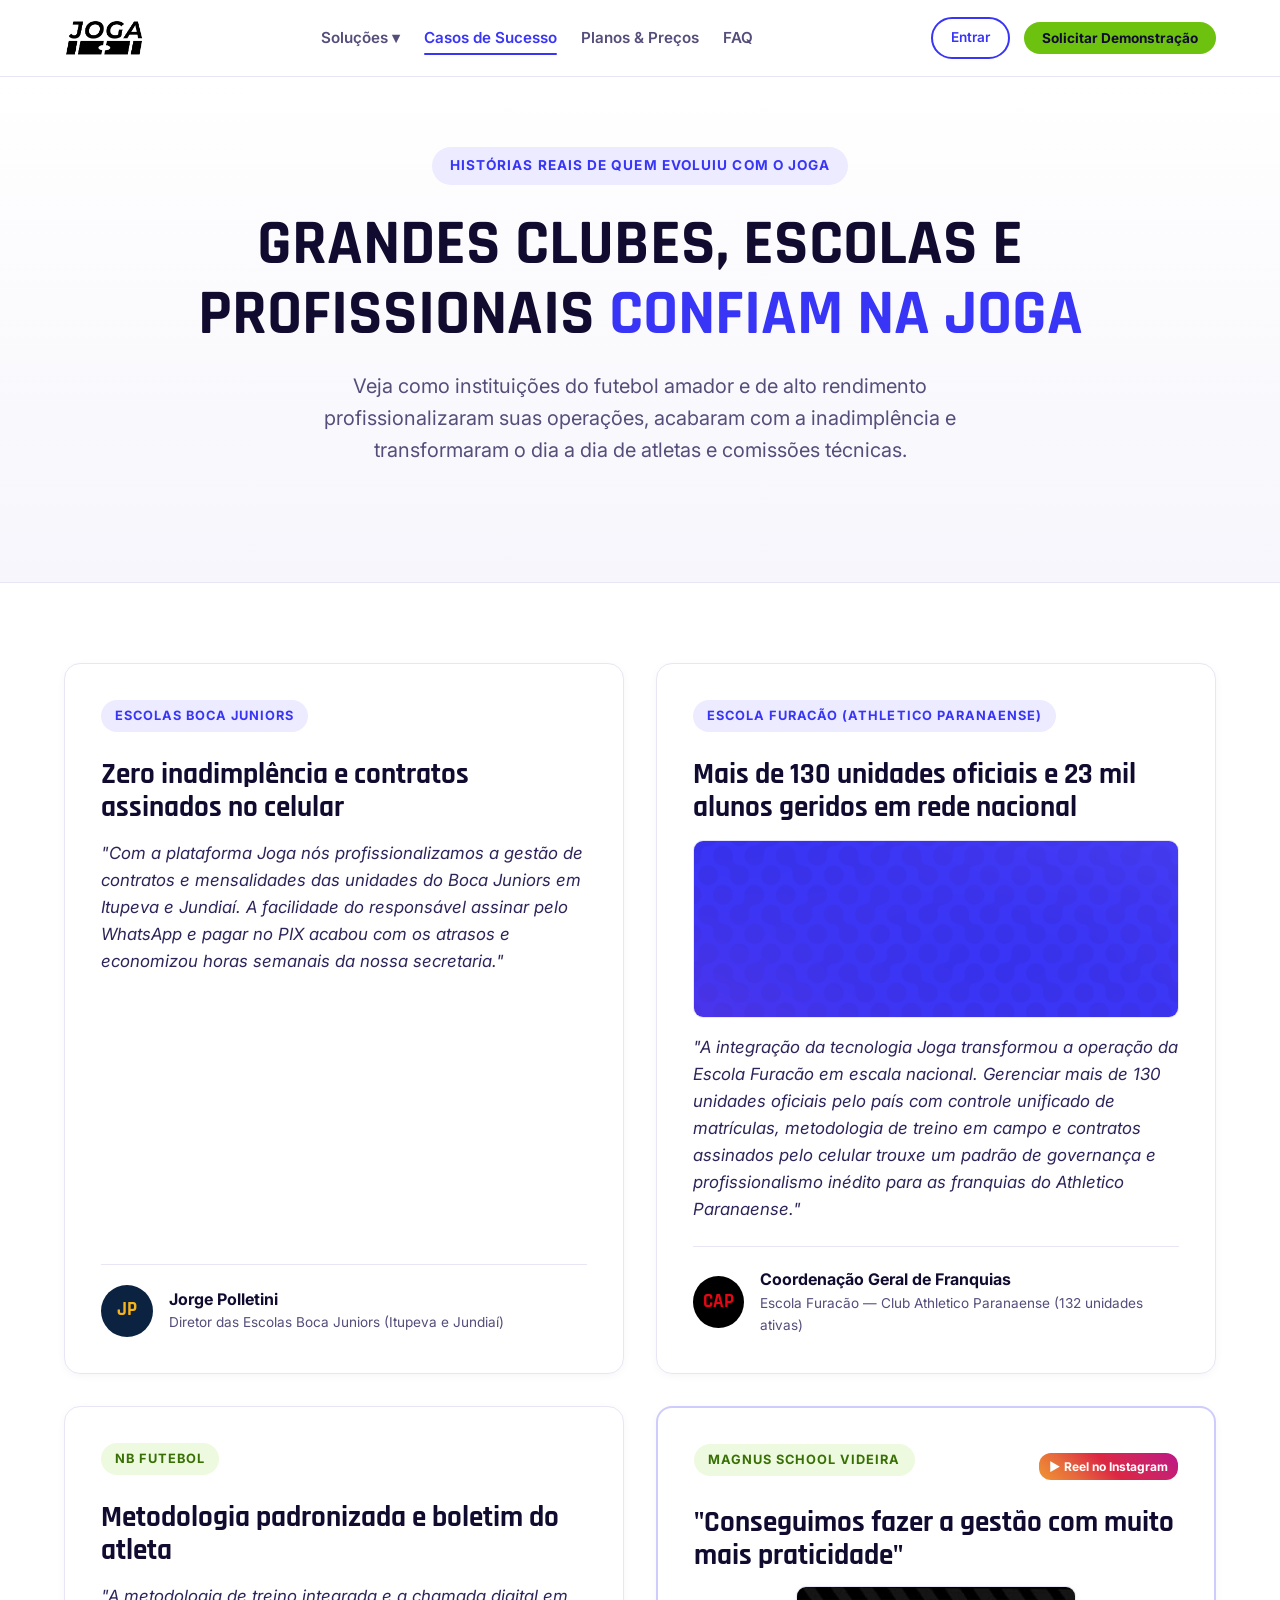
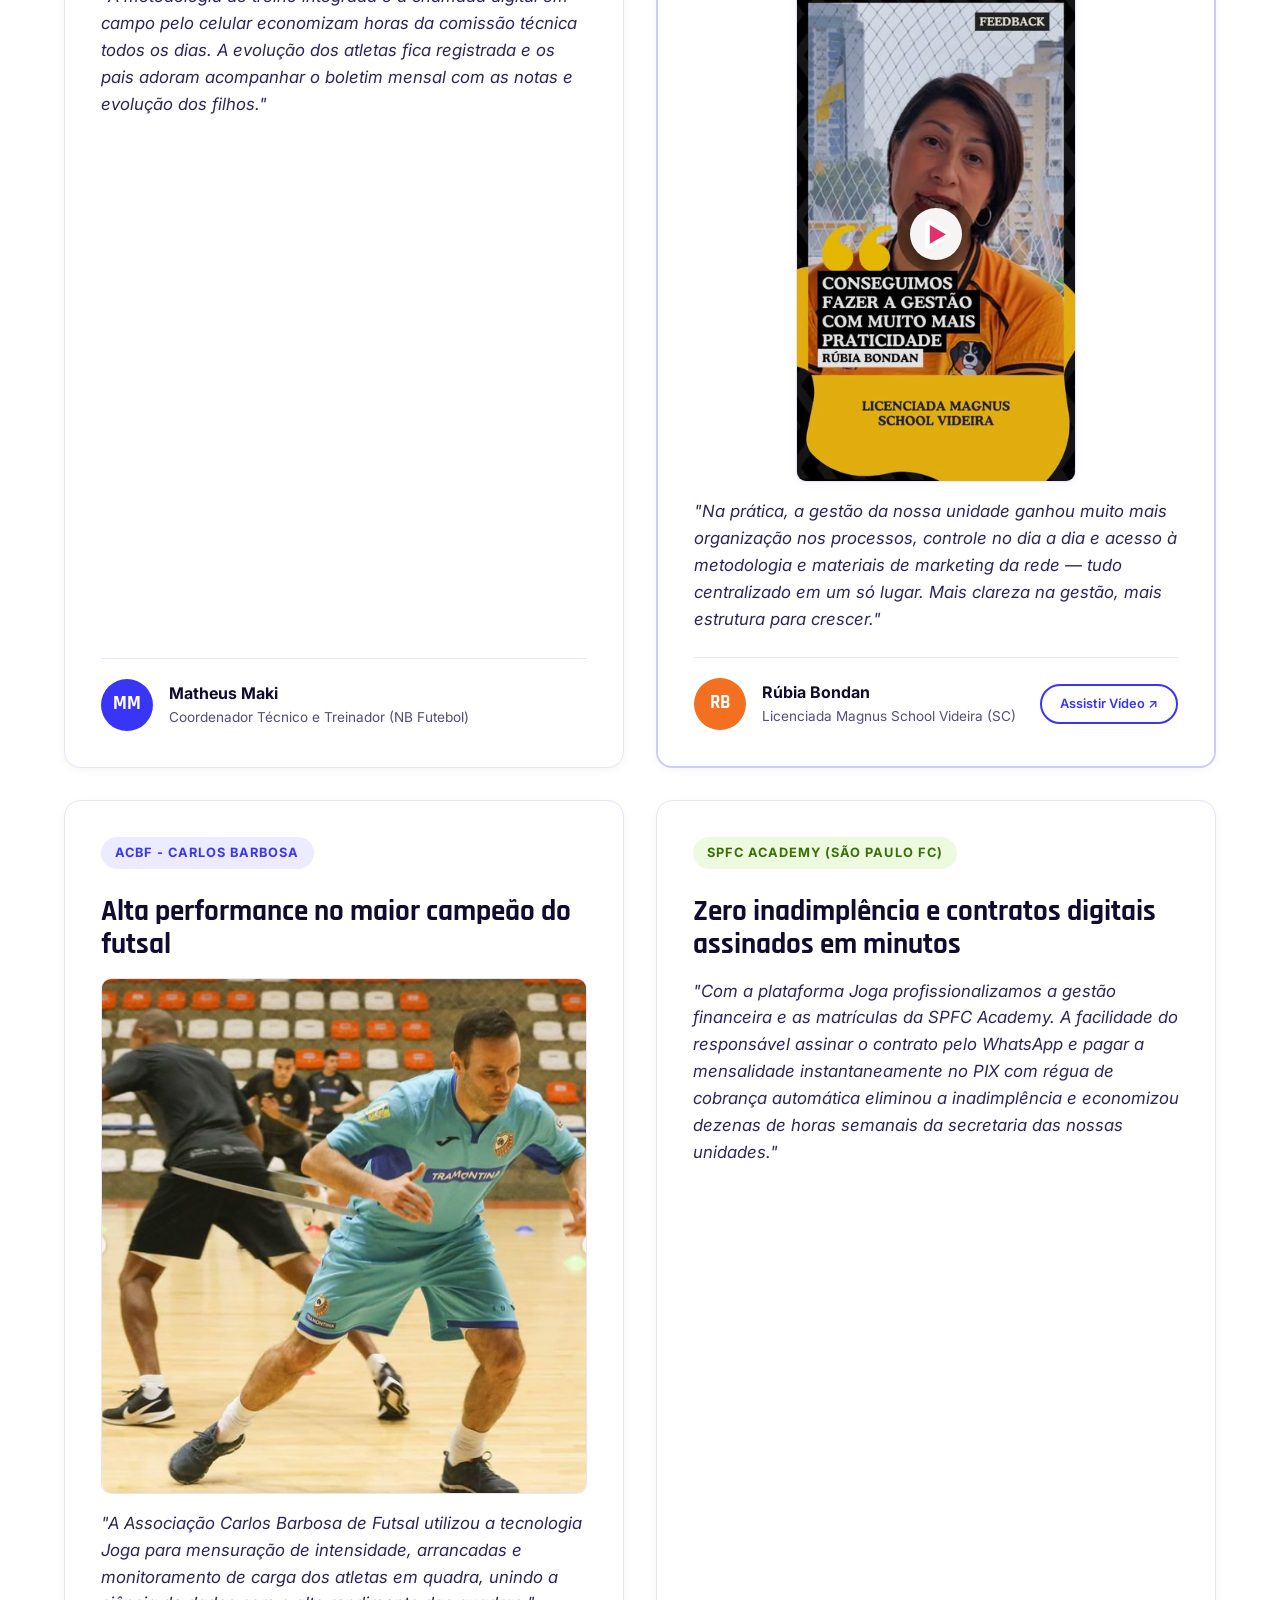
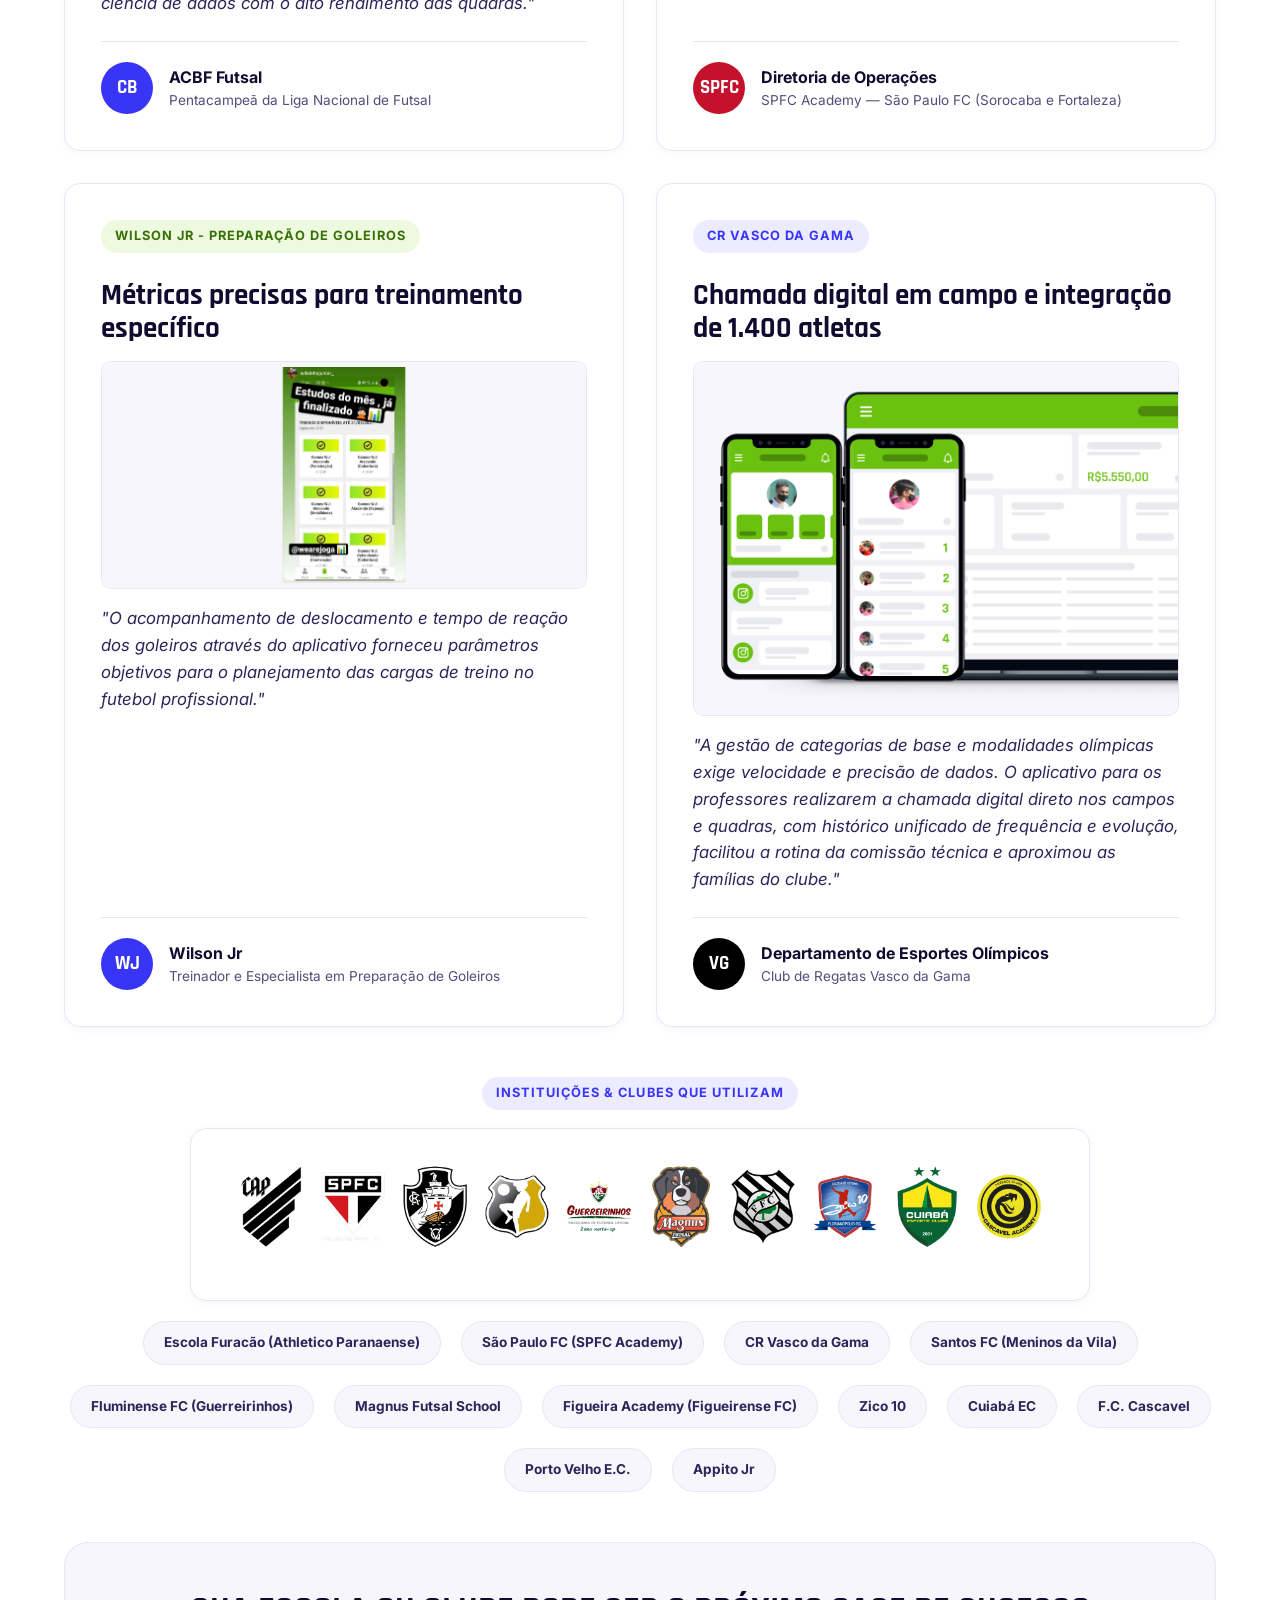
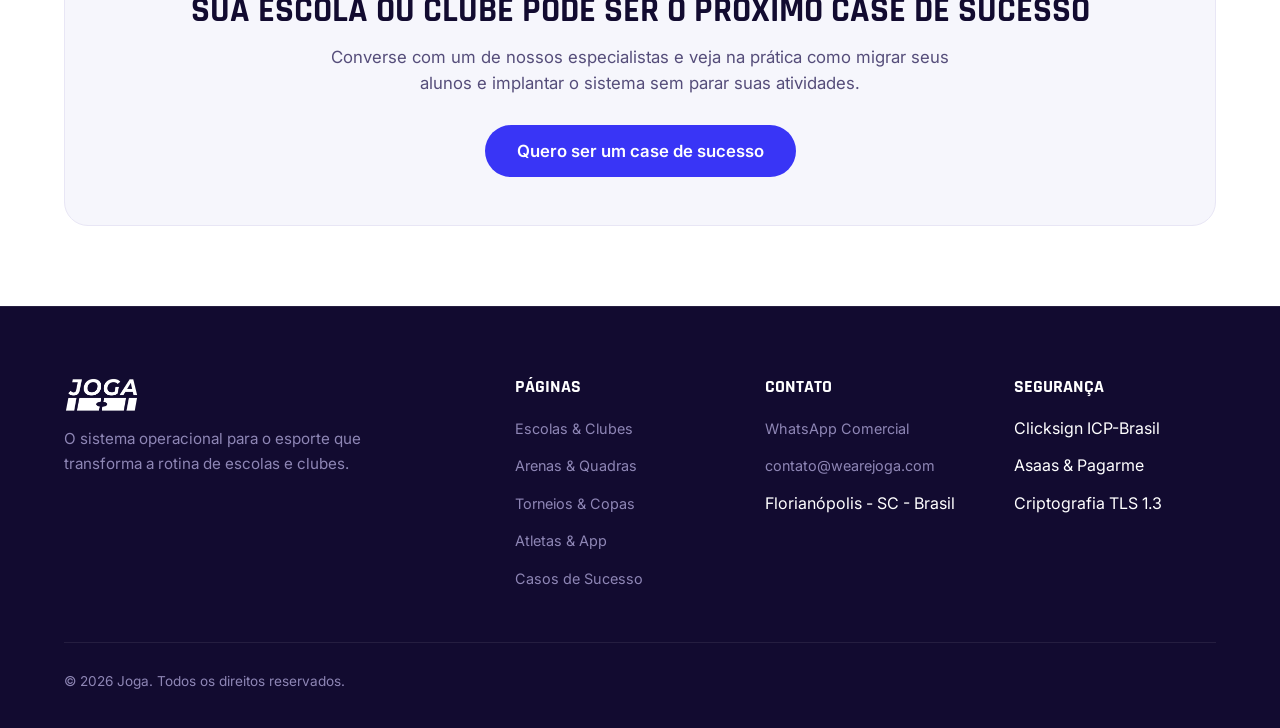
<file: casos-de-sucesso.html>
<!DOCTYPE html>
<html lang="pt-BR">
<head>
  <meta charset="UTF-8">
  <meta name="viewport" content="width=device-width, initial-scale=1.0">
  <title>Casos de Sucesso | We Are Joga</title>
  <meta name="description" content="Conheça os casos de sucesso reais da We Are Joga: Boca Juniors, ACBF Futsal, NB Futebol, Wilson Jr, Escola Furacão (CAP), Magnus Futsal, SPFC e Vasco. Resultados comprovados em gestão esportiva e alta performance.">
  
  <link rel="preconnect" href="https://fonts.googleapis.com">
  <link rel="preconnect" href="https://fonts.gstatic.com" crossorigin>
  <link href="https://fonts.googleapis.com/css2?family=Inter:wght@400;500;600;700&family=Rajdhani:wght@600;700;800&display=swap" rel="stylesheet">
  <link rel="stylesheet" href="styles.css">
</head>
<body>

  <!-- HEADER -->
  <header class="site-header">
    <div class="container">
      <nav class="navbar">
        <a href="index.html" class="nav-brand">
          <img src="assets/joga-logo.png" alt="Joga" class="brand-logo-img">
        </a>

        <ul class="nav-links">
          <li class="nav-dropdown">
            <a href="javascript:void(0)" class="nav-link">Soluções ▾</a>
            <div class="dropdown-menu">
              <a href="escolas.html" class="dropdown-item">
                <span class="dropdown-item-icon">⚽</span>
                <div class="dropdown-item-text">
                  <strong>Escolas & Clubes</strong>
                  <small>Alunos, chamadas, contratos e e-commerce</small>
                </div>
              </a>
              <a href="quadras.html" class="dropdown-item">
                <span class="dropdown-item-icon">🏟️</span>
                <div class="dropdown-item-text">
                  <strong>Quadras & Arenas</strong>
                  <small>Grade semanal 24/7 e reservas PIX</small>
                </div>
              </a>
              <a href="torneios.html" class="dropdown-item">
                <span class="dropdown-item-icon">🏆</span>
                <div class="dropdown-item-text">
                  <strong>Torneios & Copas</strong>
                  <small>Chaveamento mata-mata e súmula digital</small>
                </div>
              </a>
              <a href="atletas.html" class="dropdown-item">
                <span class="dropdown-item-icon">📱</span>
                <div class="dropdown-item-text">
                  <strong>App dos Atletas</strong>
                  <small>Mapa de calor, notas FIFA e smartwatch</small>
                </div>
              </a>
              <a href="watches.html" class="dropdown-item">
                <span class="dropdown-item-icon">⌚</span>
                <div class="dropdown-item-text">
                  <strong>Relógios Compatíveis</strong>
                  <small>watchOS, Wear OS e importação via GPX</small>
                </div>
              </a>
              <a href="escolas.html#ecommerce-escolas" class="dropdown-item">
                <span class="dropdown-item-icon">🛍️</span>
                <div class="dropdown-item-text">
                  <strong>Loja Oficial & Uniformes</strong>
                  <small>Venda de kits oficiais e materiais</small>
                </div>
              </a>
            </div>
          </li>
          <li><a href="casos-de-sucesso.html" class="nav-link active">Casos de Sucesso</a></li>
          <li><a href="index.html#pricing" class="nav-link">Planos & Preços</a></li>
          <li><a href="index.html#faq" class="nav-link">FAQ</a></li>
        </ul>

        <div class="nav-actions">
          <a href="https://beta.joga.cloud" target="_blank" class="btn btn-sm btn-outline-blue">Entrar</a>
          <button class="btn btn-sm btn-lime" data-open-lead-modal>Solicitar Demonstração</button>
          
          <button class="mobile-toggle" id="mobile-menu-toggle" aria-label="Menu">
            <span></span>
            <span></span>
            <span></span>
          </button>
        </div>
      </nav>
    </div>
  </header>

  <!-- HERO SECTION -->
  <section class="hero-original">
    <div class="container">
      <div class="hero-badge">HISTÓRIAS REAIS DE QUEM EVOLUIU COM O JOGA</div>
      <h1 class="hero-title">Grandes clubes, escolas e profissionais <span>confiam na Joga</span></h1>
      <p class="hero-subtitle">
        Veja como instituições do futebol amador e de alto rendimento profissionalizaram suas operações, acabaram com a inadimplência e transformaram o dia a dia de atletas e comissões técnicas.
      </p>
    </div>
  </section>

  <!-- CASES SECTION -->
  <section class="section section-bg-white">
    <div class="container">
      <div class="cases-grid">

        <!-- Case 1: Boca Juniors (Original Case) -->
        <div class="case-card">
          <div>
            <div class="section-badge badge-blue">ESCOLAS BOCA JUNIORS</div>
            <h3 style="font-size: 1.8rem; margin: 12px 0 16px;">Zero inadimplência e contratos assinados no celular</h3>
            <p class="case-quote">
              "Com a plataforma Joga nós profissionalizamos a gestão de contratos e mensalidades das unidades do Boca Juniors em Itupeva e Jundiaí. A facilidade do responsável assinar pelo WhatsApp e pagar no PIX acabou com os atrasos e economizou horas semanais da nossa secretaria."
            </p>
          </div>
          <div class="case-author">
            <div class="case-avatar" style="background: #0B2341; color: #F8B319;">JP</div>
            <div class="case-info">
              <strong>Jorge Polletini</strong>
              <span>Diretor das Escolas Boca Juniors (Itupeva e Jundiaí)</span>
            </div>
          </div>
        </div>

        <!-- Case 2: Escola Furacão (Athletico Paranaense) -->
        <div class="case-card">
          <div>
            <div class="section-badge badge-blue">ESCOLA FURACÃO (ATHLETICO PARANAENSE)</div>
            <h3 style="font-size: 1.8rem; margin: 12px 0 16px;">Mais de 130 unidades oficiais e 23 mil alunos geridos em rede nacional</h3>
            <div style="margin-bottom: 16px; border-radius: var(--radius-md); overflow: hidden; border: 1px solid var(--border-color);">
              <img src="assets/dashboard-gestao.png" alt="Painel de Gestão da Rede Escola Furacão no Joga" style="width: 100%; height: auto; display: block;" loading="lazy">
            </div>
            <p class="case-quote">
              "A integração da tecnologia Joga transformou a operação da Escola Furacão em escala nacional. Gerenciar mais de 130 unidades oficiais pelo país com controle unificado de matrículas, metodologia de treino em campo e contratos assinados pelo celular trouxe um padrão de governança e profissionalismo inédito para as franquias do Athletico Paranaense."
            </p>
          </div>
          <div class="case-author">
            <div class="case-avatar" style="background: #000; color: #E30613;">CAP</div>
            <div class="case-info">
              <strong>Coordenação Geral de Franquias</strong>
              <span>Escola Furacão — Club Athletico Paranaense (132 unidades ativas)</span>
            </div>
          </div>
        </div>

        <!-- Case 3: NB Futebol (Original Case) -->
        <div class="case-card">
          <div>
            <div class="section-badge badge-lime">NB FUTEBOL</div>
            <h3 style="font-size: 1.8rem; margin: 12px 0 16px;">Metodologia padronizada e boletim do atleta</h3>
            <p class="case-quote">
              "A metodologia de treino integrada e a chamada digital em campo pelo celular economizam horas da comissão técnica todos os dias. A evolução dos atletas fica registrada e os pais adoram acompanhar o boletim mensal com as notas e evolução dos filhos."
            </p>
          </div>
          <div class="case-author">
            <div class="case-avatar">MM</div>
            <div class="case-info">
              <strong>Matheus Maki</strong>
              <span>Coordenador Técnico e Treinador (NB Futebol)</span>
            </div>
          </div>
        </div>

        <!-- Case 4: Magnus School Videira (Rúbia Bondan - Instagram Reel @wearejoga) -->
        <div class="case-card" style="border: 2px solid rgba(57, 53, 246, 0.25); position: relative;">
          <div style="display: flex; justify-content: space-between; align-items: center; margin-bottom: 8px;">
            <div class="section-badge badge-lime">MAGNUS SCHOOL VIDEIRA</div>
            <a href="https://www.instagram.com/reel/DW6Rlt8lRdG/" target="_blank" rel="noopener noreferrer" style="background: linear-gradient(45deg, #f09433, #e6683c, #dc2743, #cc2366, #bc1888); color: white; padding: 4px 10px; border-radius: 12px; font-size: 0.75rem; font-weight: 700; text-decoration: none; display: inline-flex; align-items: center; gap: 4px;">
              <span>▶</span> Reel no Instagram
            </a>
          </div>
          <div>
            <h3 style="font-size: 1.8rem; margin: 8px 0 14px;">"Conseguimos fazer a gestão com muito mais praticidade"</h3>
            <a href="https://www.instagram.com/reel/DW6Rlt8lRdG/" target="_blank" rel="noopener noreferrer" style="display: block; margin-bottom: 16px; border-radius: var(--radius-md); overflow: hidden; border: 1px solid var(--border-color); position: relative; max-width: 280px; margin-left: auto; margin-right: auto; box-shadow: var(--shadow-sm); text-decoration: none;">
              <img src="assets/depoimento-magnus-videira.jpg" alt="Rúbia Bondan - Licenciada Magnus School Videira sobre o sistema Joga" style="width: 100%; height: auto; display: block;" loading="lazy">
              <div style="position: absolute; inset: 0; background: rgba(0,0,0,0.1); display: flex; align-items: center; justify-content: center;">
                <div style="width: 52px; height: 52px; background: rgba(255,255,255,0.95); border-radius: 50%; display: flex; align-items: center; justify-content: center; font-size: 1.3rem; color: #E1306C; box-shadow: 0 4px 12px rgba(0,0,0,0.3); padding-left: 3px;">
                  ▶
                </div>
              </div>
            </a>
            <p class="case-quote">
              "Na prática, a gestão da nossa unidade ganhou muito mais organização nos processos, controle no dia a dia e acesso à metodologia e materiais de marketing da rede — tudo centralizado em um só lugar. Mais clareza na gestão, mais estrutura para crescer."
            </p>
          </div>
          <div class="case-author">
            <div class="case-avatar" style="background: #F37021; color: #FFF;">RB</div>
            <div class="case-info">
              <strong>Rúbia Bondan</strong>
              <span>Licenciada Magnus School Videira (SC)</span>
            </div>
            <a href="https://www.instagram.com/reel/DW6Rlt8lRdG/" target="_blank" rel="noopener noreferrer" class="btn btn-sm btn-outline-blue" style="margin-left: auto; font-size: 0.8rem; text-decoration: none;">Assistir Vídeo ↗</a>
          </div>
        </div>

        <!-- Case 5: ACBF - Carlos Barbosa (Original Case) -->
        <div class="case-card">
          <div>
            <div class="section-badge badge-blue">ACBF - CARLOS BARBOSA</div>
            <h3 style="font-size: 1.8rem; margin: 12px 0 16px;">Alta performance no maior campeão do futsal</h3>
            <div style="margin-bottom: 16px; border-radius: var(--radius-md); overflow: hidden; border: 1px solid var(--border-color);">
              <img src="assets/acbf-futsal.png" alt="ACBF Futsal utilizando tecnologia Joga em quadra" style="width: 100%; height: auto; display: block;" loading="lazy">
            </div>
            <p class="case-quote">
              "A Associação Carlos Barbosa de Futsal utilizou a tecnologia Joga para mensuração de intensidade, arrancadas e monitoramento de carga dos atletas em quadra, unindo a ciência de dados com o alto rendimento das quadras."
            </p>
          </div>
          <div class="case-author">
            <div class="case-avatar">CB</div>
            <div class="case-info">
              <strong>ACBF Futsal</strong>
              <span>Pentacampeã da Liga Nacional de Futsal</span>
            </div>
          </div>
        </div>

        <!-- Case 6: SPFC Academy (São Paulo FC) -->
        <div class="case-card">
          <div>
            <div class="section-badge badge-lime">SPFC ACADEMY (SÃO PAULO FC)</div>
            <h3 style="font-size: 1.8rem; margin: 12px 0 16px;">Zero inadimplência e contratos digitais assinados em minutos</h3>
            <p class="case-quote">
              "Com a plataforma Joga profissionalizamos a gestão financeira e as matrículas da SPFC Academy. A facilidade do responsável assinar o contrato pelo WhatsApp e pagar a mensalidade instantaneamente no PIX com régua de cobrança automática eliminou a inadimplência e economizou dezenas de horas semanais da secretaria das nossas unidades."
            </p>
          </div>
          <div class="case-author">
            <div class="case-avatar" style="background: #C4122D; color: #FFF;">SPFC</div>
            <div class="case-info">
              <strong>Diretoria de Operações</strong>
              <span>SPFC Academy — São Paulo FC (Sorocaba e Fortaleza)</span>
            </div>
          </div>
        </div>

        <!-- Case 7: Wilson Jr (Original Case) -->
        <div class="case-card">
          <div>
            <div class="section-badge badge-lime">WILSON JR - PREPARAÇÃO DE GOLEIROS</div>
            <h3 style="font-size: 1.8rem; margin: 12px 0 16px;">Métricas precisas para treinamento específico</h3>
            <div style="margin-bottom: 16px; border-radius: var(--radius-md); overflow: hidden; border: 1px solid var(--border-color);">
              <img src="assets/sumula-torneios.png" alt="Wilson Jr - Treinamento de Goleiros com App Joga" style="width: 100%; height: auto; display: block;" loading="lazy">
            </div>
            <p class="case-quote">
              "O acompanhamento de deslocamento e tempo de reação dos goleiros através do aplicativo forneceu parâmetros objetivos para o planejamento das cargas de treino no futebol profissional."
            </p>
          </div>
          <div class="case-author">
            <div class="case-avatar">WJ</div>
            <div class="case-info">
              <strong>Wilson Jr</strong>
              <span>Treinador e Especialista em Preparação de Goleiros</span>
            </div>
          </div>
        </div>

        <!-- Case 8: CR Vasco da Gama -->
        <div class="case-card">
          <div>
            <div class="section-badge badge-blue">CR VASCO DA GAMA</div>
            <h3 style="font-size: 1.8rem; margin: 12px 0 16px;">Chamada digital em campo e integração de 1.400 atletas</h3>
            <div style="margin-bottom: 16px; border-radius: var(--radius-md); overflow: hidden; border: 1px solid var(--border-color);">
              <img src="assets/app-chamada-professor.png" alt="App de chamada e presença de atletas do Vasco da Gama" style="width: 100%; height: auto; display: block;" loading="lazy">
            </div>
            <p class="case-quote">
              "A gestão de categorias de base e modalidades olímpicas exige velocidade e precisão de dados. O aplicativo para os professores realizarem a chamada digital direto nos campos e quadras, com histórico unificado de frequência e evolução, facilitou a rotina da comissão técnica e aproximou as famílias do clube."
            </p>
          </div>
          <div class="case-author">
            <div class="case-avatar" style="background: #000; color: #FFF;">VG</div>
            <div class="case-info">
              <strong>Departamento de Esportes Olímpicos</strong>
              <span>Club de Regatas Vasco da Gama</span>
            </div>
          </div>
        </div>

      </div>

      <!-- PARCEIROS & CLUBES BANNER -->
      <div style="margin-top: 50px; text-align: center;">
        <span class="section-badge badge-blue" style="margin-bottom: 18px;">INSTITUIÇÕES & CLUBES QUE UTILIZAM</span>
        <div style="max-width: 900px; margin: 0 auto 20px; background: white; padding: 24px; border-radius: var(--radius-lg); border: 1px solid var(--border-color); box-shadow: var(--shadow-sm);">
          <img src="assets/clubes-parceiros.png" alt="Clubes e parceiros We Are Joga" style="width: 100%; max-width: 820px; height: auto; display: block; margin: 0 auto 16px;" loading="lazy">
        </div>
        <div class="brands-logos-grid">
          <span class="brand-pill">Escola Furacão (Athletico Paranaense)</span>
          <span class="brand-pill">São Paulo FC (SPFC Academy)</span>
          <span class="brand-pill">CR Vasco da Gama</span>
          <span class="brand-pill">Santos FC (Meninos da Vila)</span>
          <span class="brand-pill">Fluminense FC (Guerreirinhos)</span>
          <span class="brand-pill">Magnus Futsal School</span>
          <span class="brand-pill">Figueira Academy (Figueirense FC)</span>
          <span class="brand-pill">Zico 10</span>
          <span class="brand-pill">Cuiabá EC</span>
          <span class="brand-pill">F.C. Cascavel</span>
          <span class="brand-pill">Porto Velho E.C.</span>
          <span class="brand-pill">Appito Jr</span>
        </div>
      </div>

      <!-- BANNER CTA -->
      <div style="margin-top: 50px; background: var(--joga-gray-100); border-radius: var(--radius-xl); padding: 48px; text-align: center; border: 1.5px solid var(--border-color);">
        <h3 style="font-size: 2.2rem; text-transform: uppercase; margin-bottom: 12px;">Sua escola ou clube pode ser o próximo case de sucesso</h3>
        <p style="color: var(--joga-gray-600); max-width: 620px; margin: 0 auto 28px; font-size: 1.05rem;">
          Converse com um de nossos especialistas e veja na prática como migrar seus alunos e implantar o sistema sem parar suas atividades.
        </p>
        <button class="btn btn-lg btn-blue" data-open-lead-modal>Quero ser um case de sucesso</button>
      </div>

    </div>
  </section>

  <!-- FOOTER -->
  <footer class="site-footer">
    <div class="container">
      <div class="footer-grid">
        <div class="footer-brand">
          <img src="assets/joga-logo-white.png" alt="Joga" class="footer-logo-img">
          <p>O sistema operacional para o esporte que transforma a rotina de escolas e clubes.</p>
        </div>
        <div class="footer-col">
          <h5>Páginas</h5>
          <ul class="footer-links">
            <li><a href="escolas.html">Escolas & Clubes</a></li>
            <li><a href="quadras.html">Arenas & Quadras</a></li>
            <li><a href="torneios.html">Torneios & Copas</a></li>
            <li><a href="atletas.html">Atletas & App</a></li>
            <li><a href="casos-de-sucesso.html">Casos de Sucesso</a></li>
          </ul>
        </div>
        <div class="footer-col">
          <h5>Contato</h5>
          <ul class="footer-links">
            <li><a href="https://wa.me/5548988358482" target="_blank">WhatsApp Comercial</a></li>
            <li><a href="mailto:contato@wearejoga.com">contato@wearejoga.com</a></li>
            <li>Florianópolis - SC - Brasil</li>
          </ul>
        </div>
        <div class="footer-col">
          <h5>Segurança</h5>
          <ul class="footer-links">
            <li>Clicksign ICP-Brasil</li>
            <li>Asaas & Pagarme</li>
            <li>Criptografia TLS 1.3</li>
          </ul>
        </div>
      </div>
      <div class="footer-bottom">
        <div>© 2026 Joga. Todos os direitos reservados.</div>
      </div>
    </div>
  </footer>

  <!-- LEAD MODAL -->
  <div class="modal-overlay" id="lead-modal">
    <div class="modal-card">
      <button class="modal-close" id="modal-close-btn">&times;</button>
      <div class="section-badge badge-blue">DEMONSTRAÇÃO PERSONALIZADA</div>
      <h3 class="modal-title">Solicitar Demonstração</h3>
      <p style="color: var(--joga-gray-600); font-size: 0.95rem; margin-bottom: 20px;">
        Preencha os dados e nosso especialista entrará em contato via WhatsApp.
      </p>
      <form id="lead-form">
        <div class="form-group" style="margin-bottom: 14px;">
          <label style="display:block; margin-bottom: 6px; font-weight:600;">Seu Nome</label>
          <input type="text" id="lead-name" style="width:100%; padding:10px; border:1px solid var(--border-color); border-radius:6px;" required>
        </div>
        <div class="form-group" style="margin-bottom: 14px;">
          <label style="display:block; margin-bottom: 6px; font-weight:600;">WhatsApp com DDD</label>
          <input type="tel" id="lead-phone" style="width:100%; padding:10px; border:1px solid var(--border-color); border-radius:6px;" required>
        </div>
        <button type="submit" class="btn btn-lg btn-lime" style="width:100%;">Falar no WhatsApp 🚀</button>
      </form>
    </div>
  </div>

  <script src="app.js"></script>
</body>
</html>
</file>
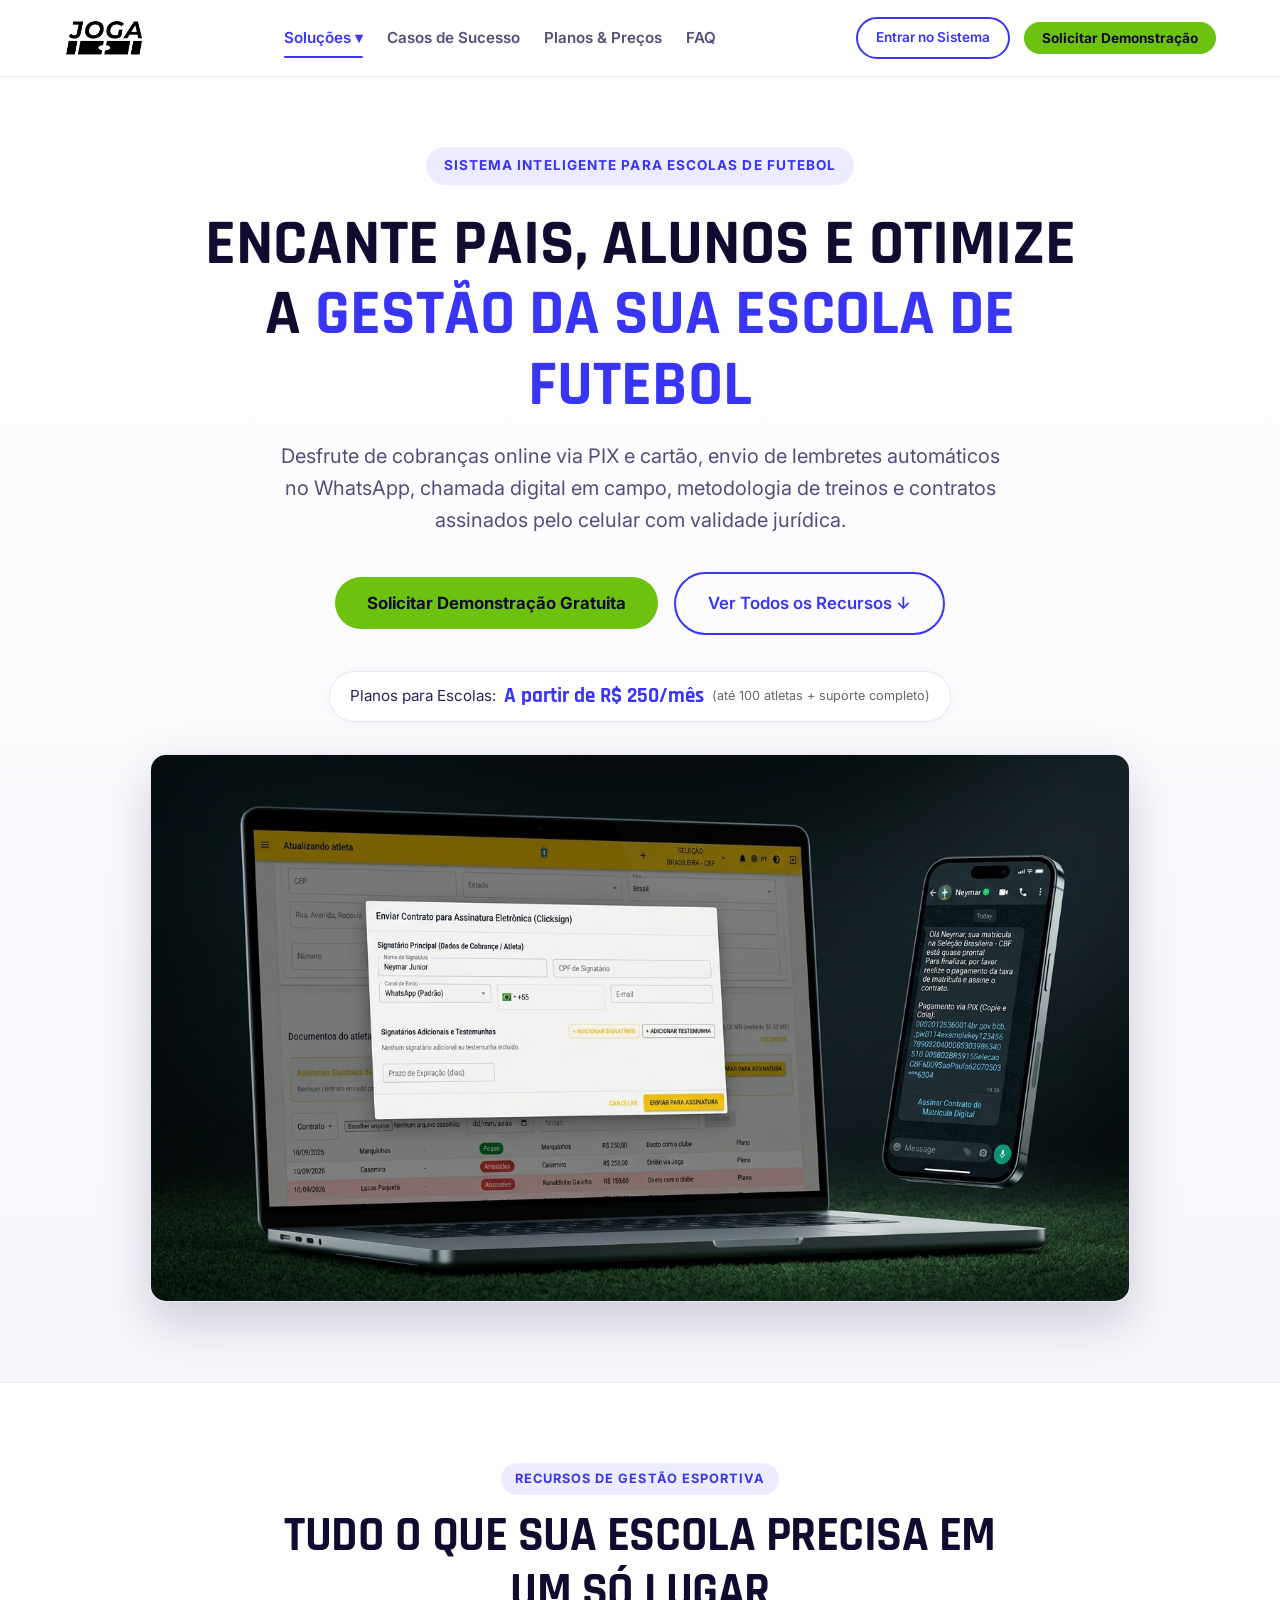
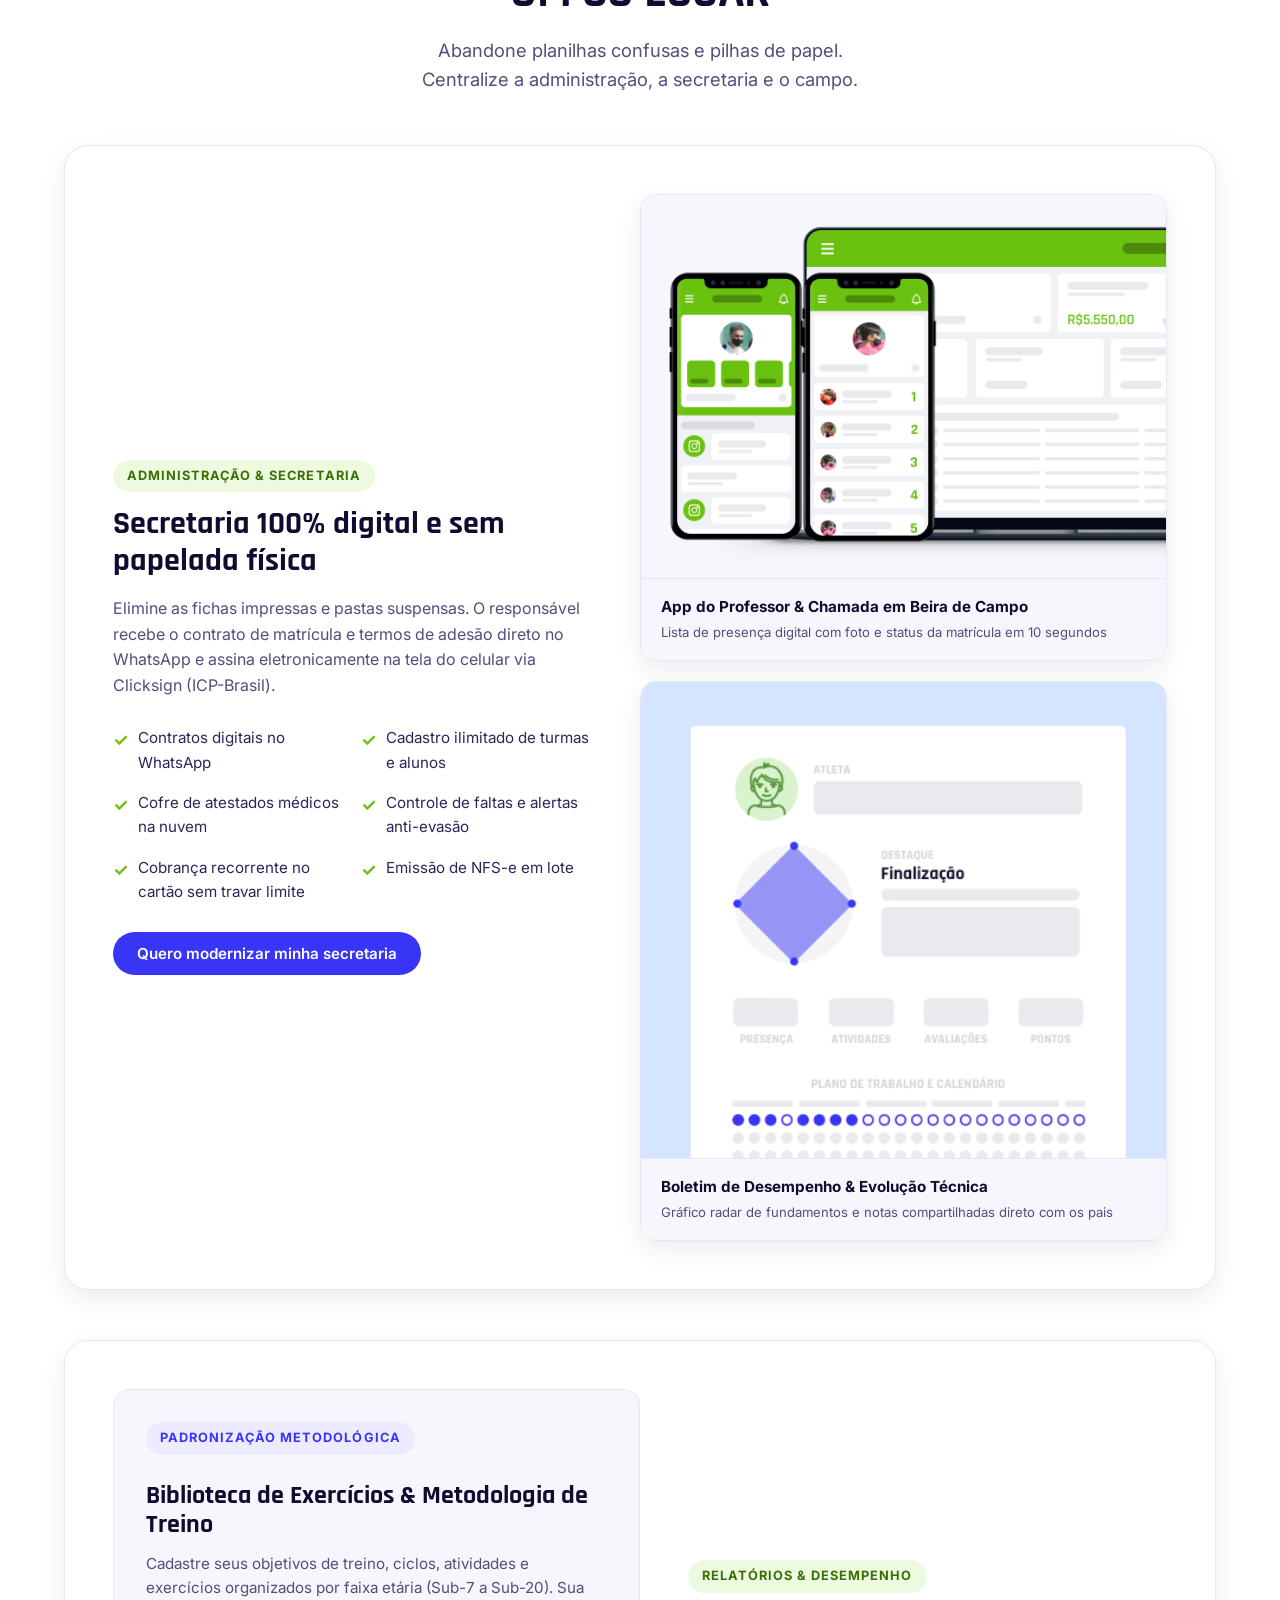
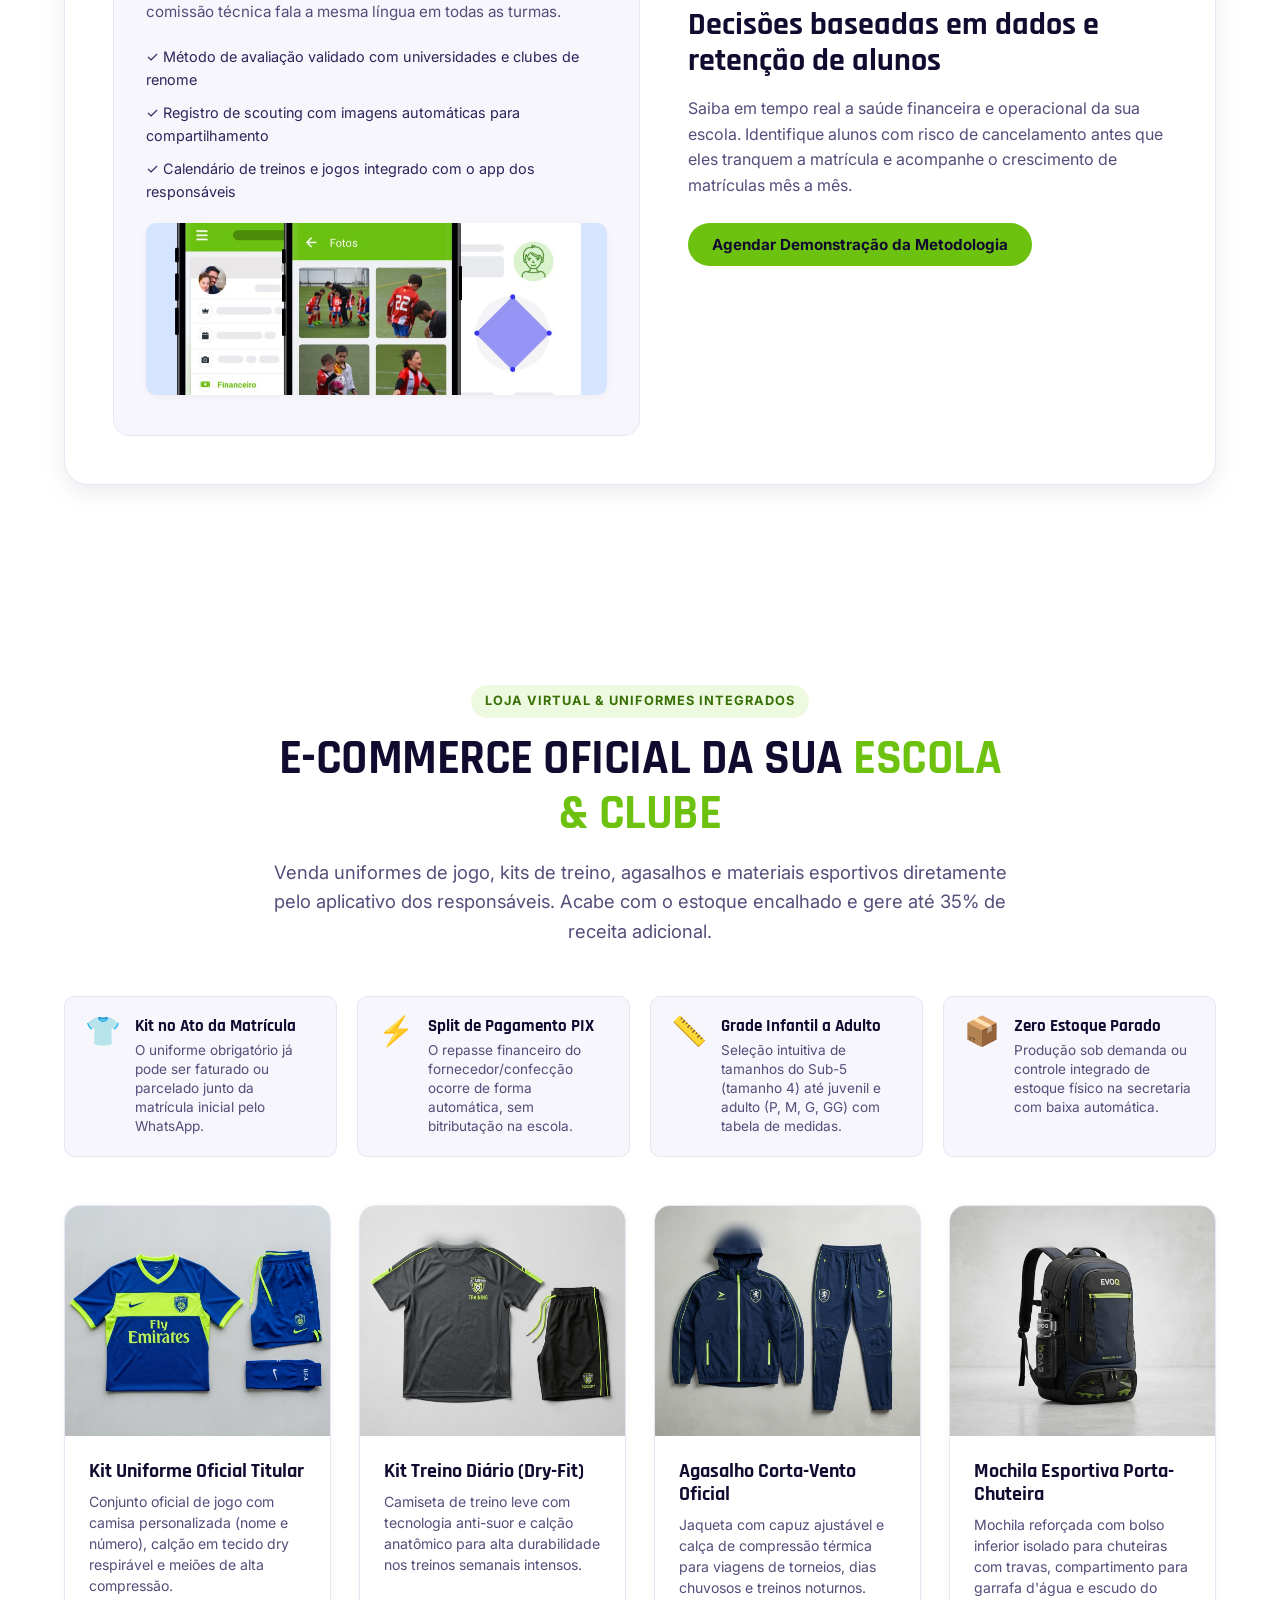
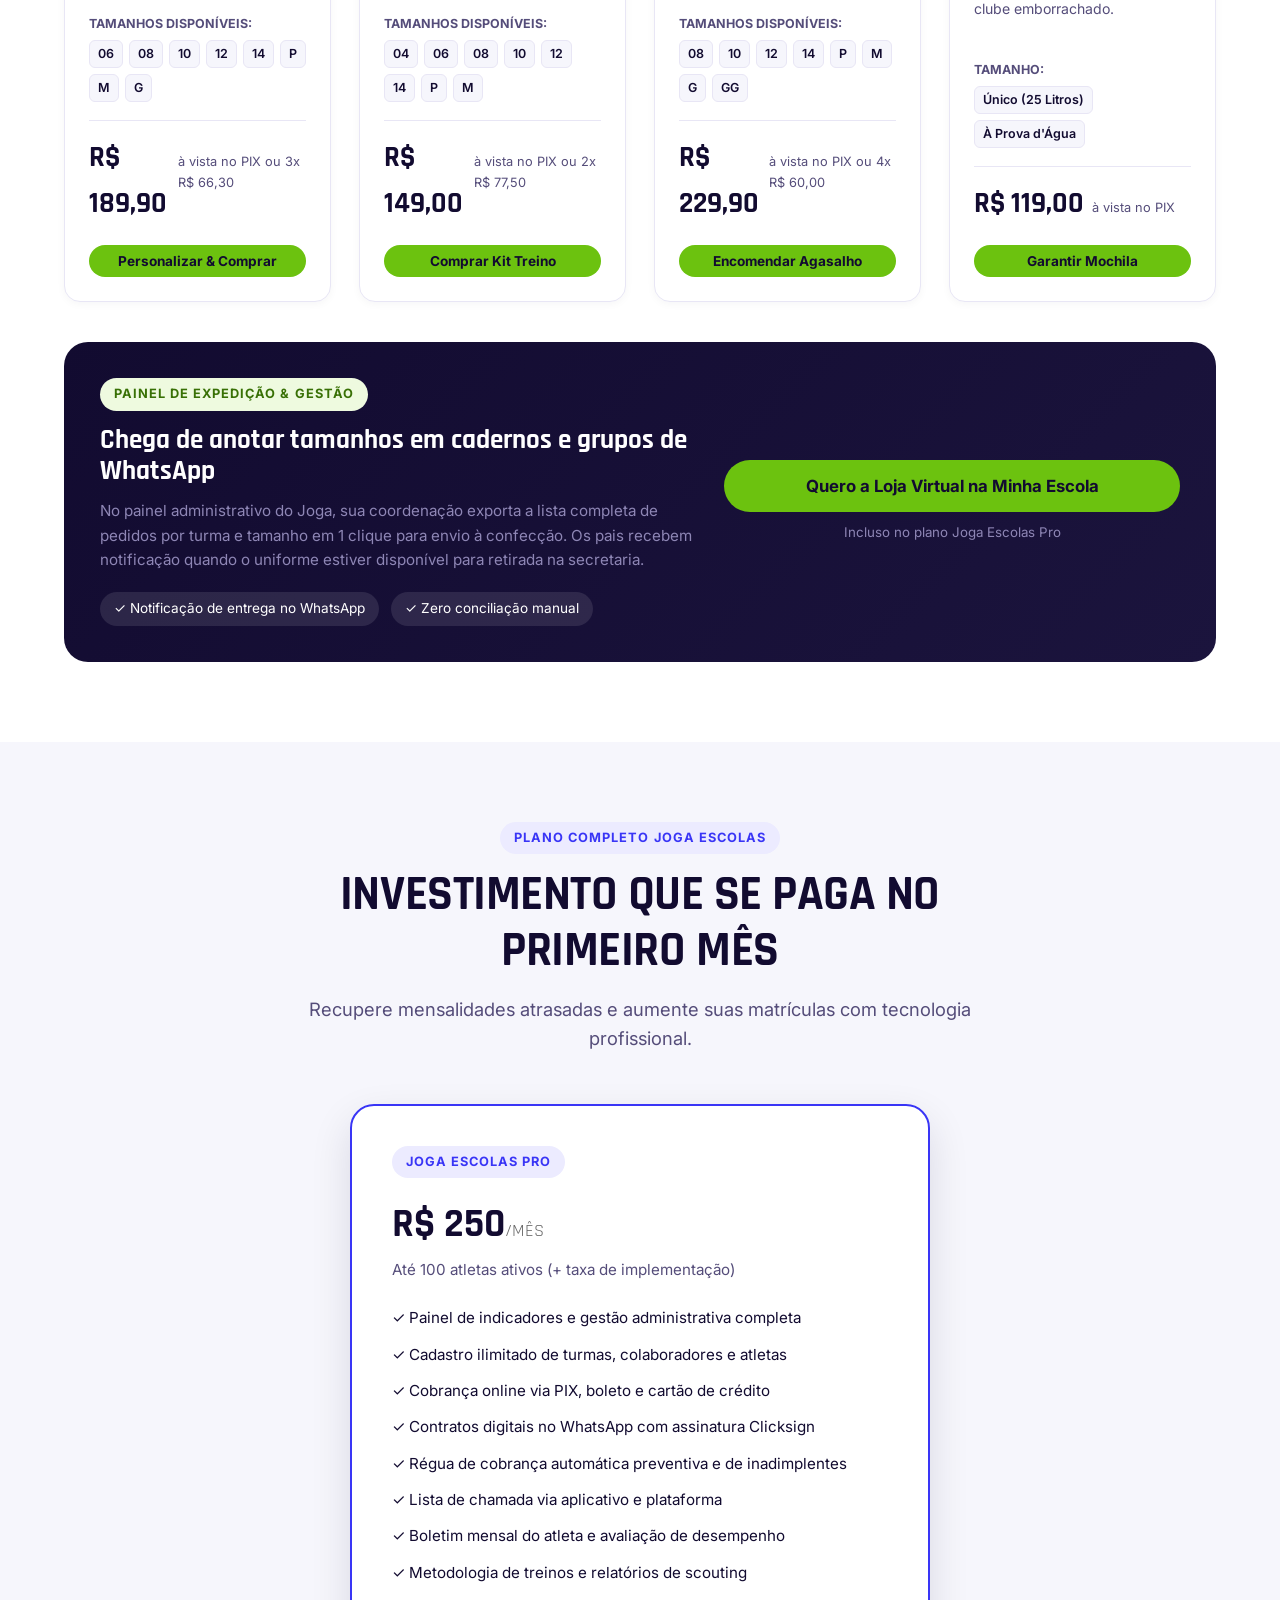
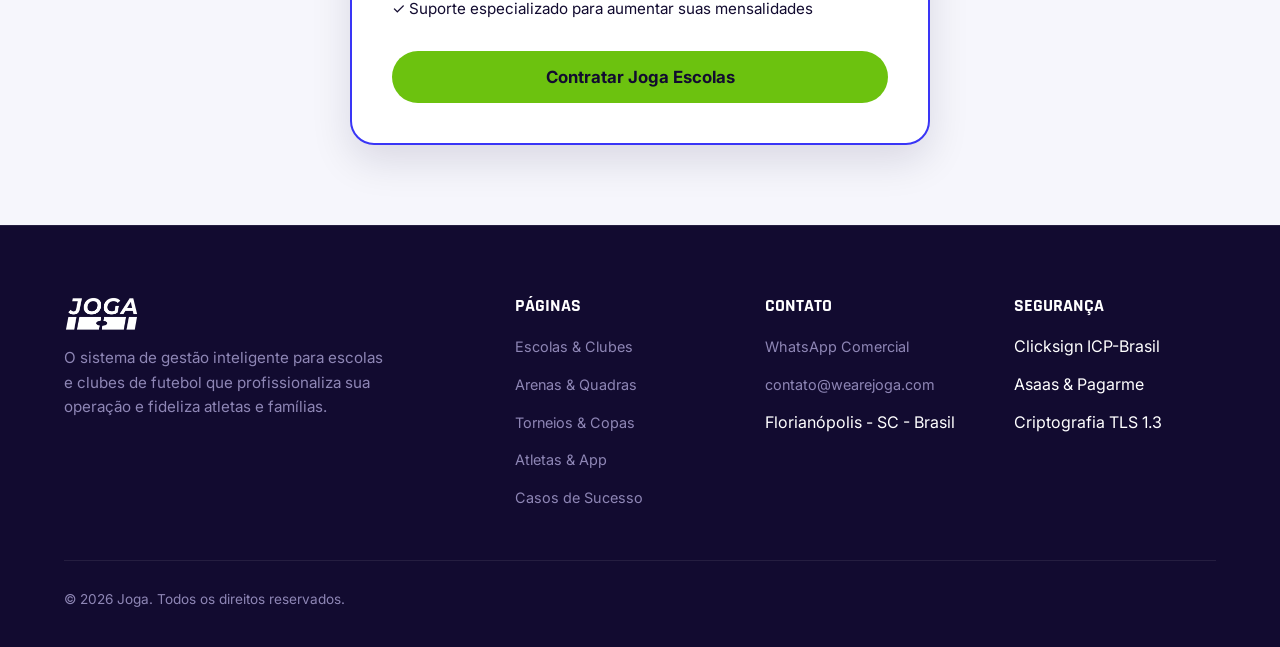
<file: escolas.html>
<!DOCTYPE html>
<html lang="pt-BR">
<head>
  <meta charset="UTF-8">
  <meta name="viewport" content="width=device-width, initial-scale=1.0">
  <title>Sistema de Gestão para Escolas de Futebol & Clubes | We Are Joga</title>
  <meta name="description" content="Encante pais, alunos e otimize a gestão da sua escola de futebol. Cobranças automáticas, contratos digitais via WhatsApp, controle metodológico e aplicativo para atletas.">
  
  <link rel="preconnect" href="https://fonts.googleapis.com">
  <link rel="preconnect" href="https://fonts.gstatic.com" crossorigin>
  <link href="https://fonts.googleapis.com/css2?family=Inter:wght@400;500;600;700&family=Rajdhani:wght@600;700;800&display=swap" rel="stylesheet">
  <link rel="stylesheet" href="styles.css?v=2.2">
</head>
<body>

  <!-- HEADER -->
  <header class="site-header">
    <div class="container">
      <nav class="navbar">
        <a href="index.html" class="nav-brand">
          <img src="assets/joga-logo.png" alt="Joga" class="brand-logo-img">
        </a>

        <ul class="nav-links">
          <li class="nav-dropdown">
            <a href="javascript:void(0)" class="nav-link active">Soluções ▾</a>
            <div class="dropdown-menu">
              <a href="escolas.html" class="dropdown-item">
                <span class="dropdown-item-icon">⚽</span>
                <div class="dropdown-item-text">
                  <strong>Escolas & Clubes</strong>
                  <small>Alunos, chamadas, contratos e e-commerce</small>
                </div>
              </a>
              <a href="quadras.html" class="dropdown-item">
                <span class="dropdown-item-icon">🏟️</span>
                <div class="dropdown-item-text">
                  <strong>Quadras & Arenas</strong>
                  <small>Grade semanal 24/7 e reservas PIX</small>
                </div>
              </a>
              <a href="torneios.html" class="dropdown-item">
                <span class="dropdown-item-icon">🏆</span>
                <div class="dropdown-item-text">
                  <strong>Torneios & Copas</strong>
                  <small>Chaveamento mata-mata e súmula digital</small>
                </div>
              </a>
              <a href="atletas.html" class="dropdown-item">
                <span class="dropdown-item-icon">📱</span>
                <div class="dropdown-item-text">
                  <strong>App dos Atletas</strong>
                  <small>Mapa de calor, notas FIFA e smartwatch</small>
                </div>
              </a>
              <a href="watches.html" class="dropdown-item">
                <span class="dropdown-item-icon">⌚</span>
                <div class="dropdown-item-text">
                  <strong>Relógios Compatíveis</strong>
                  <small>watchOS, Wear OS e importação via GPX</small>
                </div>
              </a>
              <a href="escolas.html#ecommerce-escolas" class="dropdown-item">
                <span class="dropdown-item-icon">🛍️</span>
                <div class="dropdown-item-text">
                  <strong>Loja Oficial & Uniformes</strong>
                  <small>Venda de kits oficiais e materiais</small>
                </div>
              </a>
            </div>
          </li>
          <li><a href="casos-de-sucesso.html" class="nav-link">Casos de Sucesso</a></li>
          <li><a href="index.html#pricing" class="nav-link">Planos & Preços</a></li>
          <li><a href="index.html#faq" class="nav-link">FAQ</a></li>
        </ul>

        <div class="nav-actions">
          <a href="https://beta.joga.cloud" target="_blank" class="btn btn-sm btn-outline-blue">Entrar no Sistema</a>
          <button class="btn btn-sm btn-lime" data-open-lead-modal>Solicitar Demonstração</button>
          
          <button class="mobile-toggle" id="mobile-menu-toggle" aria-label="Menu">
            <span></span>
            <span></span>
            <span></span>
          </button>
        </div>
      </nav>
    </div>
  </header>

  <!-- HERO SECTION -->
  <section class="hero-original">
    <div class="container">
      <div class="hero-badge">SISTEMA INTELIGENTE PARA ESCOLAS DE FUTEBOL</div>
      <h1 class="hero-title">Encante pais, alunos e otimize a <span>gestão da sua escola de futebol</span></h1>
      <p class="hero-subtitle">
        Desfrute de cobranças online via PIX e cartão, envio de lembretes automáticos no WhatsApp, chamada digital em campo, metodologia de treinos e contratos assinados pelo celular com validade jurídica.
      </p>

      <div class="hero-audience-box">
        <button class="btn btn-lg btn-lime" data-open-lead-modal>Solicitar Demonstração Gratuita</button>
        <a href="#recursos-escolas" class="btn btn-lg btn-outline-blue">Ver Todos os Recursos ↓</a>
      </div>

      <div class="hero-price-chip">
        <span>Planos para Escolas:</span>
        <strong>A partir de R$ 250/mês</strong>
        <small style="color: #666;">(até 100 atletas + suporte completo)</small>
      </div>

      <!-- REAL SYSTEM SCREENSHOT: ESCOLAS & CLUBES MULTI-DEVICE MOCKUP -->
      <div style="max-width: 980px; margin: 32px auto 0; border-radius: var(--radius-lg); overflow: hidden; box-shadow: 0 20px 50px rgba(18,11,48,0.18); border: 1px solid var(--border-color);">
        <img src="assets/mockup-escolas.jpg" alt="Painel de Gestão Joga Escolas e Clubes" style="width: 100%; height: auto; display: block;" loading="lazy">
      </div>
    </div>
  </section>

  <!-- SECTION: O QUE SUA ESCOLA GANHA -->
  <section class="section section-bg-white" id="recursos-escolas">
    <div class="container">
      <div class="section-header">
        <span class="section-badge badge-blue">RECURSOS DE GESTÃO ESPORTIVA</span>
        <h2 class="section-title">Tudo o que sua escola precisa em um só lugar</h2>
        <p class="section-subtitle">Abandone planilhas confusas e pilhas de papel.</p> 
        <p class="section-subtitle">Centralize a administração, a secretaria e o campo.</p>
      </div>

      <div class="escolas-feature-box">
        <div>
          <span class="section-badge badge-lime">ADMINISTRAÇÃO & SECRETARIA</span>
          <h3 style="font-size: 2rem; margin-bottom: 16px;">Secretaria 100% digital e sem papelada física</h3>
          <p style="color: var(--joga-gray-600); margin-bottom: 20px;">
            Elimine as fichas impressas e pastas suspensas. O responsável recebe o contrato de matrícula e termos de adesão direto no WhatsApp e assina eletronicamente na tela do celular via Clicksign (ICP-Brasil).
          </p>

          <div class="checklist-grid">
            <div class="checklist-item"><span class="check">✓</span> <span>Contratos digitais no WhatsApp</span></div>
            <div class="checklist-item"><span class="check">✓</span> <span>Cadastro ilimitado de turmas e alunos</span></div>
            <div class="checklist-item"><span class="check">✓</span> <span>Cofre de atestados médicos na nuvem</span></div>
            <div class="checklist-item"><span class="check">✓</span> <span>Controle de faltas e alertas anti-evasão</span></div>
            <div class="checklist-item"><span class="check">✓</span> <span>Cobrança recorrente no cartão sem travar limite</span></div>
            <div class="checklist-item"><span class="check">✓</span> <span>Emissão de NFS-e em lote</span></div>
          </div>

          <button class="btn btn-blue" data-open-lead-modal>Quero modernizar minha secretaria</button>
        </div>

        <div style="display: flex; flex-direction: column; gap: 20px;">
          <div class="system-screenshot-card">
            <img src="assets/app-chamada-professor.png" alt="App de Chamada e Frequência do Professor" loading="lazy">
            <div class="system-screenshot-caption">
              <strong>App do Professor & Chamada em Beira de Campo</strong>
              <small>Lista de presença digital com foto e status da matrícula em 10 segundos</small>
            </div>
          </div>

          <div class="system-screenshot-card">
            <img src="assets/boletim-aluno.png" alt="Boletim de Avaliação e Desempenho do Aluno" loading="lazy">
            <div class="system-screenshot-caption">
              <strong>Boletim de Desempenho & Evolução Técnica</strong>
              <small>Gráfico radar de fundamentos e notas compartilhadas direto com os pais</small>
            </div>
          </div>
        </div>
      </div>

      <!-- SECTION: METODOLOGIA & TREINOS -->
      <div class="escolas-feature-box" style="grid-template-columns: 1.1fr 1fr; margin-top: 50px;">
        <div style="background: var(--joga-gray-100); border-radius: var(--radius-lg); padding: 32px; border: 1px solid var(--border-color); overflow: hidden;">
          <span class="section-badge badge-blue">PADRONIZAÇÃO METODOLÓGICA</span>
          <h4 style="font-size: 1.6rem; margin: 12px 0;">Biblioteca de Exercícios & Metodologia de Treino</h4>
          <p style="color: var(--joga-gray-600); font-size: 0.95rem; margin-bottom: 20px;">
            Cadastre seus objetivos de treino, ciclos, atividades e exercícios organizados por faixa etária (Sub-7 a Sub-20). Sua comissão técnica fala a mesma língua em todas as turmas.
          </p>
          <ul style="list-style: none; display: flex; flex-direction: column; gap: 10px; font-size: 0.9rem; color: var(--joga-gray-800); margin-bottom: 20px;">
            <li>✓ Método de avaliação validado com universidades e clubes de renome</li>
            <li>✓ Registro de scouting com imagens automáticas para compartilhamento</li>
            <li>✓ Calendário de treinos e jogos integrado com o app dos responsáveis</li>
          </ul>
          <img src="assets/treino-campo.jpg" alt="Treinamento no Campo com Metodologia Joga" style="width: 100%; border-radius: var(--radius-md); box-shadow: var(--shadow-sm); object-fit: cover; max-height: 220px;" loading="lazy">
        </div>

        <div>
          <span class="section-badge badge-lime">RELATÓRIOS & DESEMPENHO</span>
          <h3 style="font-size: 2rem; margin-bottom: 16px;">Decisões baseadas em dados e retenção de alunos</h3>
          <p style="color: var(--joga-gray-600); margin-bottom: 24px;">
            Saiba em tempo real a saúde financeira e operacional da sua escola. Identifique alunos com risco de cancelamento antes que eles tranquem a matrícula e acompanhe o crescimento de matrículas mês a mês.
          </p>
          <button class="btn btn-lime" data-open-lead-modal>Agendar Demonstração da Metodologia</button>
        </div>
      </div>

    </div>
  </section>

  <!-- SECTION: E-COMMERCE & LOJA OFICIAL DE UNIFORMES -->
  <section class="section section-bg-white" id="ecommerce-escolas">
    <div class="container">
      <div class="section-header">
        <span class="section-badge badge-lime">LOJA VIRTUAL & UNIFORMES INTEGRADOS</span>
        <h2 class="section-title">E-commerce Oficial da sua <span class="text-lime">Escola & Clube</span></h2>
        <p class="section-subtitle">
          Venda uniformes de jogo, kits de treino, agasalhos e materiais esportivos diretamente pelo aplicativo dos responsáveis. Acabe com o estoque encalhado e gere até 35% de receita adicional.
        </p>
      </div>

      <!-- 4 Pilares do E-commerce Integrado -->
      <div class="ecommerce-benefits-row">
        <div class="ecommerce-benefit-item">
          <div class="ecommerce-benefit-icon">👕</div>
          <div class="ecommerce-benefit-text">
            <h5>Kit no Ato da Matrícula</h5>
            <p>O uniforme obrigatório já pode ser faturado ou parcelado junto da matrícula inicial pelo WhatsApp.</p>
          </div>
        </div>
        <div class="ecommerce-benefit-item">
          <div class="ecommerce-benefit-icon">⚡</div>
          <div class="ecommerce-benefit-text">
            <h5>Split de Pagamento PIX</h5>
            <p>O repasse financeiro do fornecedor/confecção ocorre de forma automática, sem bitributação na escola.</p>
          </div>
        </div>
        <div class="ecommerce-benefit-item">
          <div class="ecommerce-benefit-icon">📏</div>
          <div class="ecommerce-benefit-text">
            <h5>Grade Infantil a Adulto</h5>
            <p>Seleção intuitiva de tamanhos do Sub-5 (tamanho 4) até juvenil e adulto (P, M, G, GG) com tabela de medidas.</p>
          </div>
        </div>
        <div class="ecommerce-benefit-item">
          <div class="ecommerce-benefit-icon">📦</div>
          <div class="ecommerce-benefit-text">
            <h5>Zero Estoque Parado</h5>
            <p>Produção sob demanda ou controle integrado de estoque físico na secretaria com baixa automática.</p>
          </div>
        </div>
      </div>

      <!-- Showcase de Produtos Oficiais -->
      <div class="ecommerce-grid">
        <!-- Produto 1 -->
        <div class="ecommerce-card">
          <div class="ecommerce-card-header">
            <span class="ecommerce-badge-tag tag-hot">Mais Vendido</span>
            <div class="ecommerce-product-image-wrap">
              <img src="assets/produto-kit-titular.jpg" alt="Kit Uniforme Oficial Titular" class="ecommerce-product-img" loading="lazy">
            </div>
          </div>
          <div class="ecommerce-card-body">
            <h4 class="ecommerce-item-title">Kit Uniforme Oficial Titular</h4>
            <p class="ecommerce-item-desc">Conjunto oficial de jogo com camisa personalizada (nome e número), calção em tecido dry respirável e meiões de alta compressão.</p>
            <div class="ecommerce-sizes-row">
              <span class="ecommerce-sizes-label">Tamanhos Disponíveis:</span>
              <div class="ecommerce-sizes-chips">
                <span class="ecommerce-size-chip">06</span>
                <span class="ecommerce-size-chip">08</span>
                <span class="ecommerce-size-chip">10</span>
                <span class="ecommerce-size-chip">12</span>
                <span class="ecommerce-size-chip">14</span>
                <span class="ecommerce-size-chip">P</span>
                <span class="ecommerce-size-chip">M</span>
                <span class="ecommerce-size-chip">G</span>
              </div>
            </div>
            <div class="ecommerce-price-block">
              <span class="ecommerce-price-main">R$ 189,90</span>
              <span class="ecommerce-price-terms">à vista no PIX ou 3x R$ 66,30</span>
            </div>
            <button class="btn btn-sm btn-lime" style="width: 100%;" data-open-lead-modal>Personalizar & Comprar</button>
          </div>
        </div>

        <!-- Produto 2 -->
        <div class="ecommerce-card">
          <div class="ecommerce-card-header">
            <span class="ecommerce-badge-tag tag-required">Uso Obrigatório</span>
            <div class="ecommerce-product-image-wrap">
              <img src="assets/produto-kit-treino.jpg" alt="Kit Treino Diário (Dry-Fit)" class="ecommerce-product-img" loading="lazy">
            </div>
          </div>
          <div class="ecommerce-card-body">
            <h4 class="ecommerce-item-title">Kit Treino Diário (Dry-Fit)</h4>
            <p class="ecommerce-item-desc">Camiseta de treino leve com tecnologia anti-suor e calção anatômico para alta durabilidade nos treinos semanais intensos.</p>
            <div class="ecommerce-sizes-row">
              <span class="ecommerce-sizes-label">Tamanhos Disponíveis:</span>
              <div class="ecommerce-sizes-chips">
                <span class="ecommerce-size-chip">04</span>
                <span class="ecommerce-size-chip">06</span>
                <span class="ecommerce-size-chip">08</span>
                <span class="ecommerce-size-chip">10</span>
                <span class="ecommerce-size-chip">12</span>
                <span class="ecommerce-size-chip">14</span>
                <span class="ecommerce-size-chip">P</span>
                <span class="ecommerce-size-chip">M</span>
              </div>
            </div>
            <div class="ecommerce-price-block">
              <span class="ecommerce-price-main">R$ 149,00</span>
              <span class="ecommerce-price-terms">à vista no PIX ou 2x R$ 77,50</span>
            </div>
            <button class="btn btn-sm btn-lime" style="width: 100%;" data-open-lead-modal>Comprar Kit Treino</button>
          </div>
        </div>

        <!-- Produto 3 -->
        <div class="ecommerce-card">
          <div class="ecommerce-card-header">
            <span class="ecommerce-badge-tag tag-special">Inverno & Viagem</span>
            <div class="ecommerce-product-image-wrap">
              <img src="assets/produto-agasalho-oficial.jpg" alt="Agasalho Corta-Vento Oficial" class="ecommerce-product-img" loading="lazy">
            </div>
          </div>
          <div class="ecommerce-card-body">
            <h4 class="ecommerce-item-title">Agasalho Corta-Vento Oficial</h4>
            <p class="ecommerce-item-desc">Jaqueta com capuz ajustável e calça de compressão térmica para viagens de torneios, dias chuvosos e treinos noturnos.</p>
            <div class="ecommerce-sizes-row">
              <span class="ecommerce-sizes-label">Tamanhos Disponíveis:</span>
              <div class="ecommerce-sizes-chips">
                <span class="ecommerce-size-chip">08</span>
                <span class="ecommerce-size-chip">10</span>
                <span class="ecommerce-size-chip">12</span>
                <span class="ecommerce-size-chip">14</span>
                <span class="ecommerce-size-chip">P</span>
                <span class="ecommerce-size-chip">M</span>
                <span class="ecommerce-size-chip">G</span>
                <span class="ecommerce-size-chip">GG</span>
              </div>
            </div>
            <div class="ecommerce-price-block">
              <span class="ecommerce-price-main">R$ 229,90</span>
              <span class="ecommerce-price-terms">à vista no PIX ou 4x R$ 60,00</span>
            </div>
            <button class="btn btn-sm btn-lime" style="width: 100%;" data-open-lead-modal>Encomendar Agasalho</button>
          </div>
        </div>

        <!-- Produto 4 -->
        <div class="ecommerce-card">
          <div class="ecommerce-card-header">
            <span class="ecommerce-badge-tag tag-accessory">Acessório Oficial</span>
            <div class="ecommerce-product-image-wrap">
              <img src="assets/produto-mochila-esportiva.jpg" alt="Mochila Esportiva Porta-Chuteira" class="ecommerce-product-img" loading="lazy">
            </div>
          </div>
          <div class="ecommerce-card-body">
            <h4 class="ecommerce-item-title">Mochila Esportiva Porta-Chuteira</h4>
            <p class="ecommerce-item-desc">Mochila reforçada com bolso inferior isolado para chuteiras com travas, compartimento para garrafa d'água e escudo do clube emborrachado.</p>
            <div class="ecommerce-sizes-row">
              <span class="ecommerce-sizes-label">Tamanho:</span>
              <div class="ecommerce-sizes-chips">
                <span class="ecommerce-size-chip">Único (25 Litros)</span>
                <span class="ecommerce-size-chip">À Prova d'Água</span>
              </div>
            </div>
            <div class="ecommerce-price-block">
              <span class="ecommerce-price-main">R$ 119,00</span>
              <span class="ecommerce-price-terms">à vista no PIX</span>
            </div>
            <button class="btn btn-sm btn-lime" style="width: 100%;" data-open-lead-modal>Garantir Mochila</button>
          </div>
        </div>
      </div>

      <!-- Banner de Gestão de Pedidos para o Diretor da Escola -->
      <div class="ecommerce-mgmt-box">
        <div>
          <span class="section-badge badge-lime">PAINEL DE EXPEDIÇÃO & GESTÃO</span>
          <h4>Chega de anotar tamanhos em cadernos e grupos de WhatsApp</h4>
          <p>
            No painel administrativo do Joga, sua coordenação exporta a lista completa de pedidos por turma e tamanho em 1 clique para envio à confecção. Os pais recebem notificação quando o uniforme estiver disponível para retirada na secretaria.
          </p>
          <div style="display: flex; gap: 12px; flex-wrap: wrap;">
            <span style="font-size: 0.85rem; background: rgba(255,255,255,0.1); padding: 6px 14px; border-radius: var(--radius-pill);">✓ Notificação de entrega no WhatsApp</span>
            <span style="font-size: 0.85rem; background: rgba(255,255,255,0.1); padding: 6px 14px; border-radius: var(--radius-pill);">✓ Zero conciliação manual</span>
          </div>
        </div>
        <div style="text-align: center;">
          <button class="btn btn-lg btn-lime" data-open-lead-modal style="width: 100%;">Quero a Loja Virtual na Minha Escola</button>
          <small style="display: block; color: var(--joga-gray-400); margin-top: 10px;">Incluso no plano Joga Escolas Pro</small>
        </div>
      </div>

    </div>
  </section>

  <!-- PRICING TABLE PARA ESCOLAS -->
  <section class="section section-bg-light">
    <div class="container text-center">
      <div class="section-header">
        <span class="section-badge badge-blue">PLANO COMPLETO JOGA ESCOLAS</span>
        <h2 class="section-title">Investimento que se paga no primeiro mês</h2>
        <p class="section-subtitle">Recupere mensalidades atrasadas e aumente suas matrículas com tecnologia profissional.</p>
      </div>

      <div style="max-width: 580px; margin: 0 auto; background: white; border: 2px solid var(--joga-blue); border-radius: var(--radius-xl); padding: 40px; box-shadow: var(--shadow-lg);">
        <div class="section-badge badge-blue">JOGA ESCOLAS PRO</div>
        <h3 style="font-size: 2.5rem; text-transform: uppercase; margin: 10px 0;">R$ 250<span style="font-size: 1.1rem; color: #666; font-weight: normal;">/mês</span></h3>
        <p style="color: var(--joga-gray-600); font-size: 0.95rem; margin-bottom: 24px;">Até 100 atletas ativos (+ taxa de implementação)</p>

        <div style="text-align: left; margin-bottom: 30px; display: flex; flex-direction: column; gap: 12px; font-size: 0.95rem;">
          <div>✓ Painel de indicadores e gestão administrativa completa</div>
          <div>✓ Cadastro ilimitado de turmas, colaboradores e atletas</div>
          <div>✓ Cobrança online via PIX, boleto e cartão de crédito</div>
          <div>✓ Contratos digitais no WhatsApp com assinatura Clicksign</div>
          <div>✓ Régua de cobrança automática preventiva e de inadimplentes</div>
          <div>✓ Lista de chamada via aplicativo e plataforma</div>
          <div>✓ Boletim mensal do atleta e avaliação de desempenho</div>
          <div>✓ Metodologia de treinos e relatórios de scouting</div>
          <div>✓ Suporte especializado para aumentar suas mensalidades</div>
        </div>

        <button class="btn btn-lg btn-lime" style="width: 100%;" data-open-lead-modal>Contratar Joga Escolas</button>
      </div>
    </div>
  </section>

  <!-- FOOTER -->
  <footer class="site-footer">
    <div class="container">
      <div class="footer-grid">
        <div class="footer-brand">
          <img src="assets/joga-logo-white.png" alt="Joga" class="footer-logo-img">
          <p>O sistema de gestão inteligente para escolas e clubes de futebol que profissionaliza sua operação e fideliza atletas e famílias.</p>
        </div>
        <div class="footer-col">
          <h5>Páginas</h5>
          <ul class="footer-links">
            <li><a href="escolas.html">Escolas & Clubes</a></li>
            <li><a href="quadras.html">Arenas & Quadras</a></li>
            <li><a href="torneios.html">Torneios & Copas</a></li>
            <li><a href="atletas.html">Atletas & App</a></li>
            <li><a href="casos-de-sucesso.html">Casos de Sucesso</a></li>
          </ul>
        </div>
        <div class="footer-col">
          <h5>Contato</h5>
          <ul class="footer-links">
            <li><a href="https://wa.me/5548988358482" target="_blank">WhatsApp Comercial</a></li>
            <li><a href="mailto:contato@wearejoga.com">contato@wearejoga.com</a></li>
            <li>Florianópolis - SC - Brasil</li>
          </ul>
        </div>
        <div class="footer-col">
          <h5>Segurança</h5>
          <ul class="footer-links">
            <li>Clicksign ICP-Brasil</li>
            <li>Asaas & Pagarme</li>
            <li>Criptografia TLS 1.3</li>
          </ul>
        </div>
      </div>
      <div class="footer-bottom">
        <div>© 2026 Joga. Todos os direitos reservados.</div>
      </div>
    </div>
  </footer>

  <!-- LEAD MODAL -->
  <div class="modal-overlay" id="lead-modal">
    <div class="modal-card">
      <button class="modal-close" id="modal-close-btn">&times;</button>
      <div class="section-badge badge-blue">DEMONSTRAÇÃO ESCOLAS</div>
      <h3 class="modal-title">Demonstração Joga Escolas</h3>
      <p style="color: var(--joga-gray-600); font-size: 0.95rem; margin-bottom: 20px;">
        Preencha os dados e nosso especialista entrará em contato direto pelo WhatsApp.
      </p>
      <form id="lead-form">
        <div class="form-group" style="margin-bottom: 14px;">
          <label class="form-label" style="display:block; margin-bottom: 6px; font-weight:600;">Seu Nome</label>
          <input type="text" id="lead-name" class="form-input" style="width:100%; padding:10px; border:1px solid var(--border-color); border-radius:6px;" required>
        </div>
        <div class="form-group" style="margin-bottom: 14px;">
          <label class="form-label" style="display:block; margin-bottom: 6px; font-weight:600;">WhatsApp com DDD</label>
          <input type="tel" id="lead-phone" class="form-input" style="width:100%; padding:10px; border:1px solid var(--border-color); border-radius:6px;" required>
        </div>
        <div class="form-group" style="margin-bottom: 20px;">
          <label class="form-label" style="display:block; margin-bottom: 6px; font-weight:600;">Nome da Escola / Clube</label>
          <input type="text" id="lead-school" class="form-input" style="width:100%; padding:10px; border:1px solid var(--border-color); border-radius:6px;" placeholder="Ex: Escolinha Craque do Futuro" required>
        </div>
        <button type="submit" class="btn btn-lg btn-lime" style="width:100%;">Falar com Consultor no WhatsApp 🚀</button>
      </form>
    </div>
  </div>

  <script src="app.js"></script>
</body>
</html>
</file>
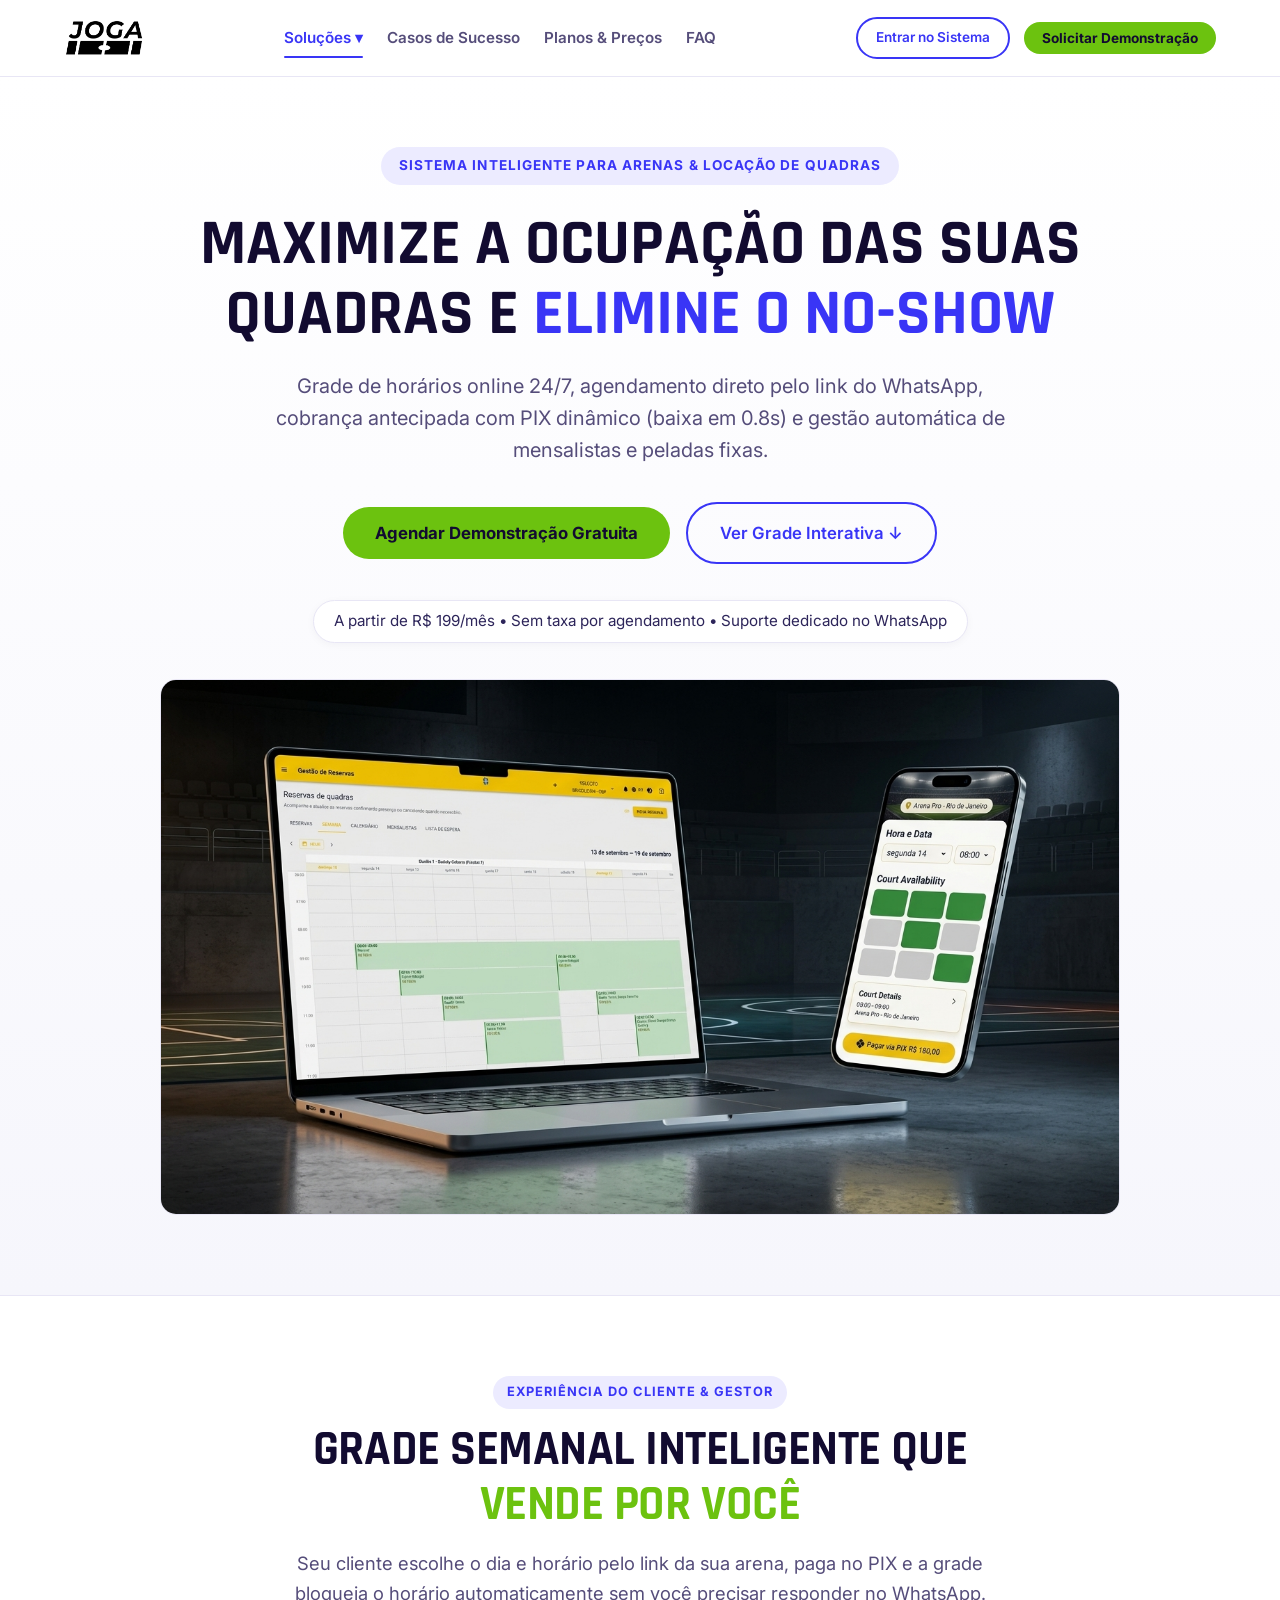
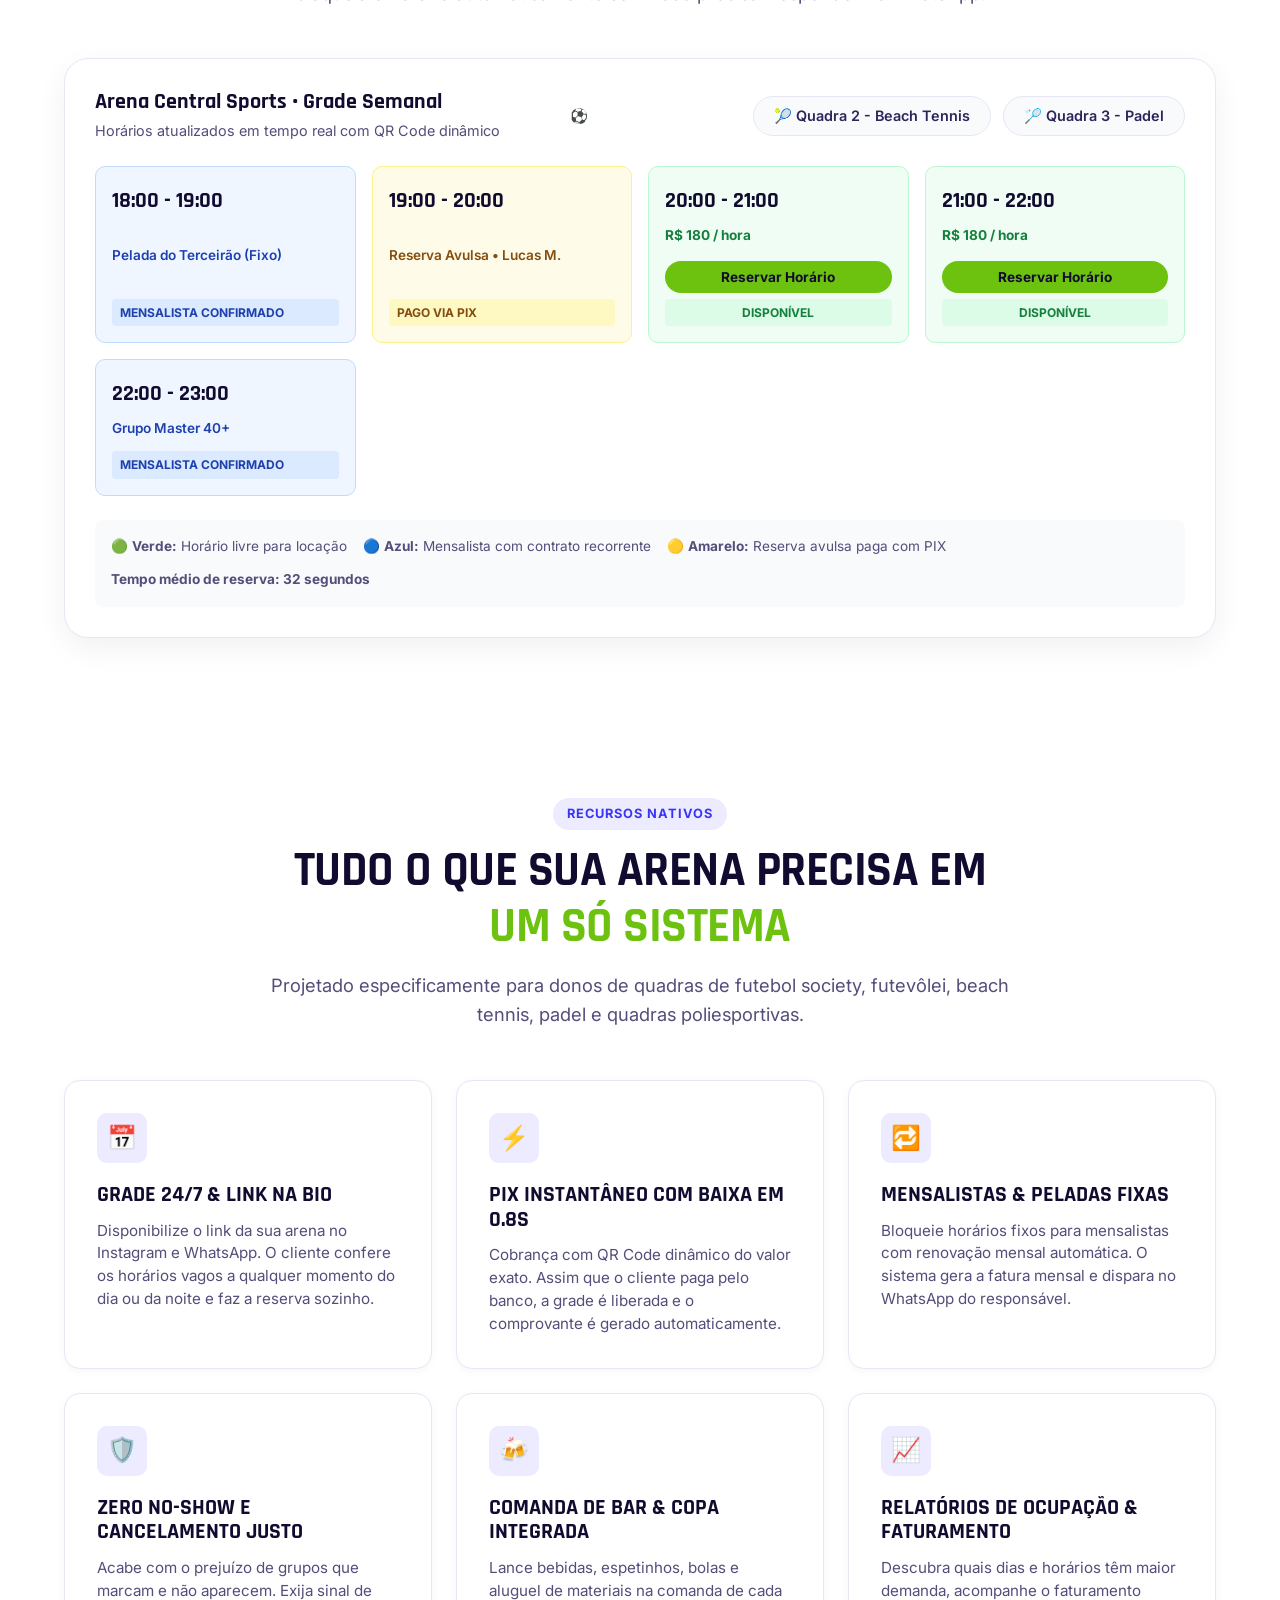
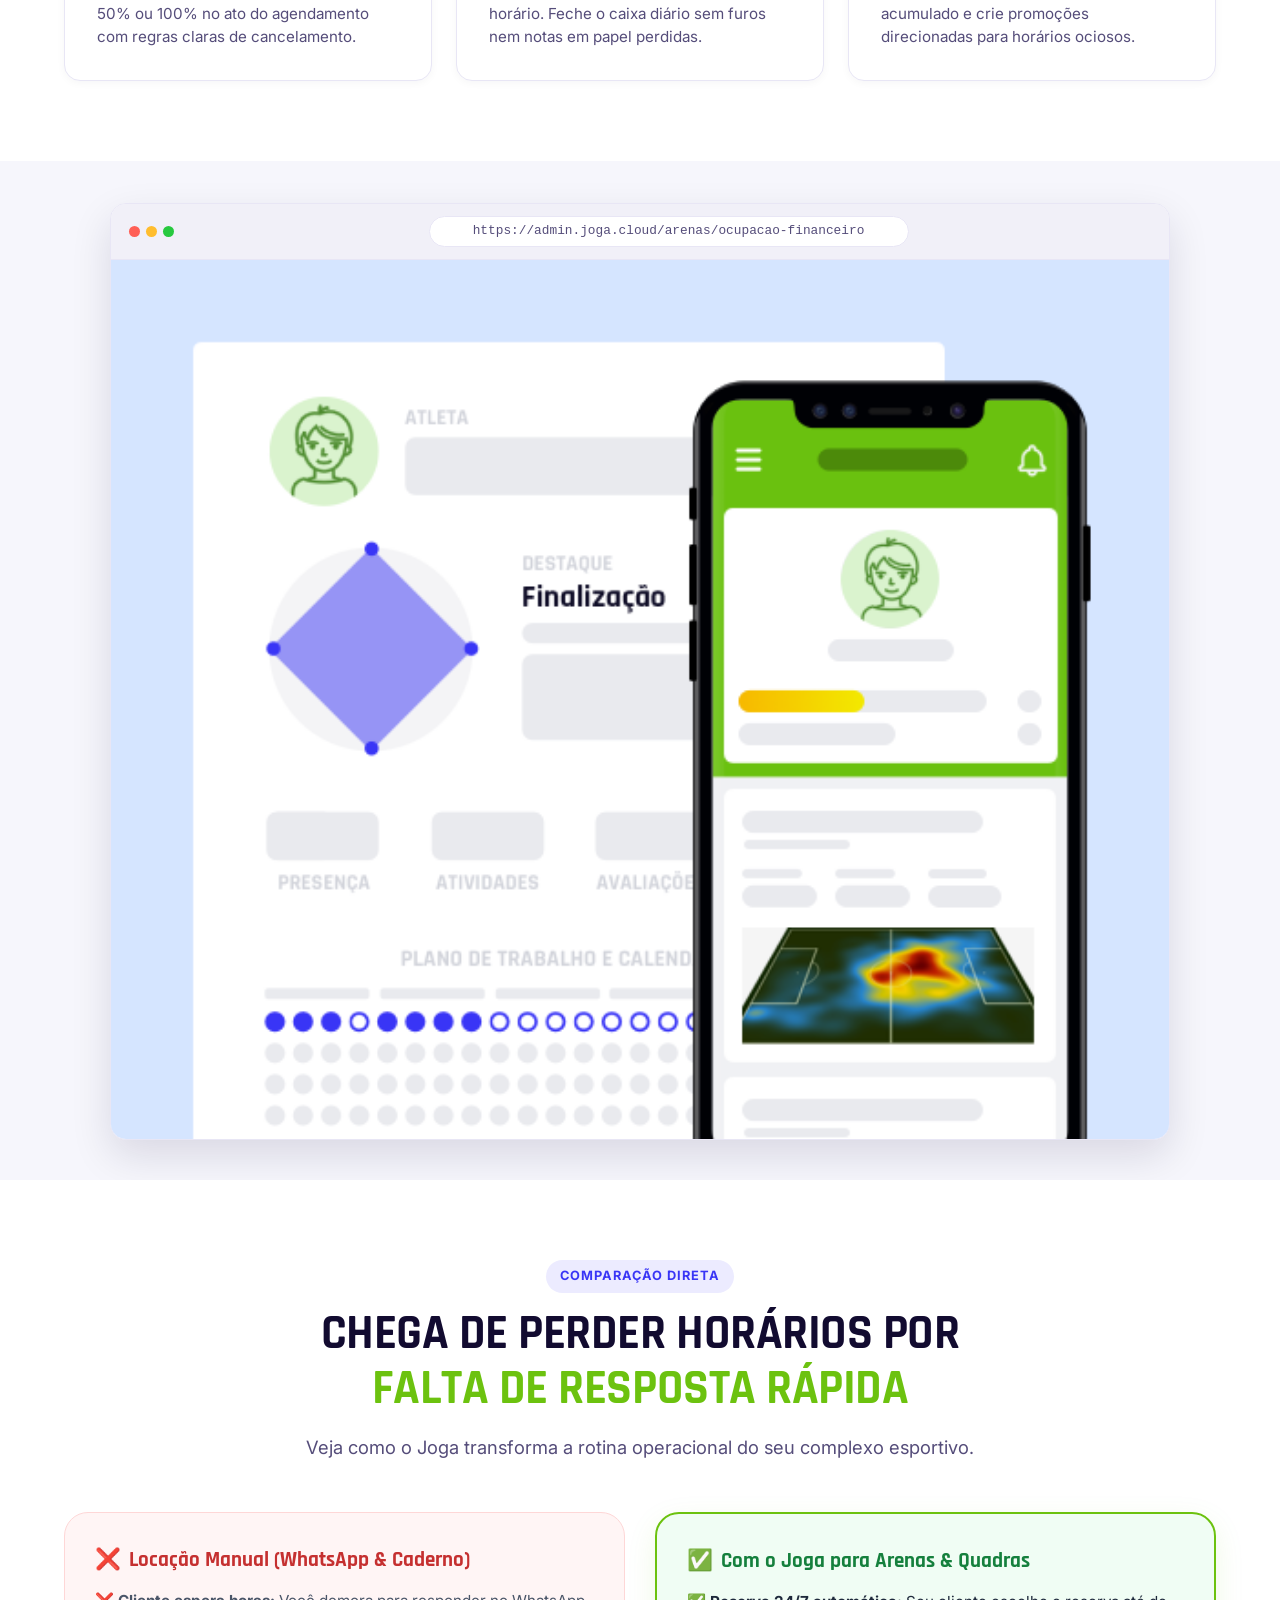
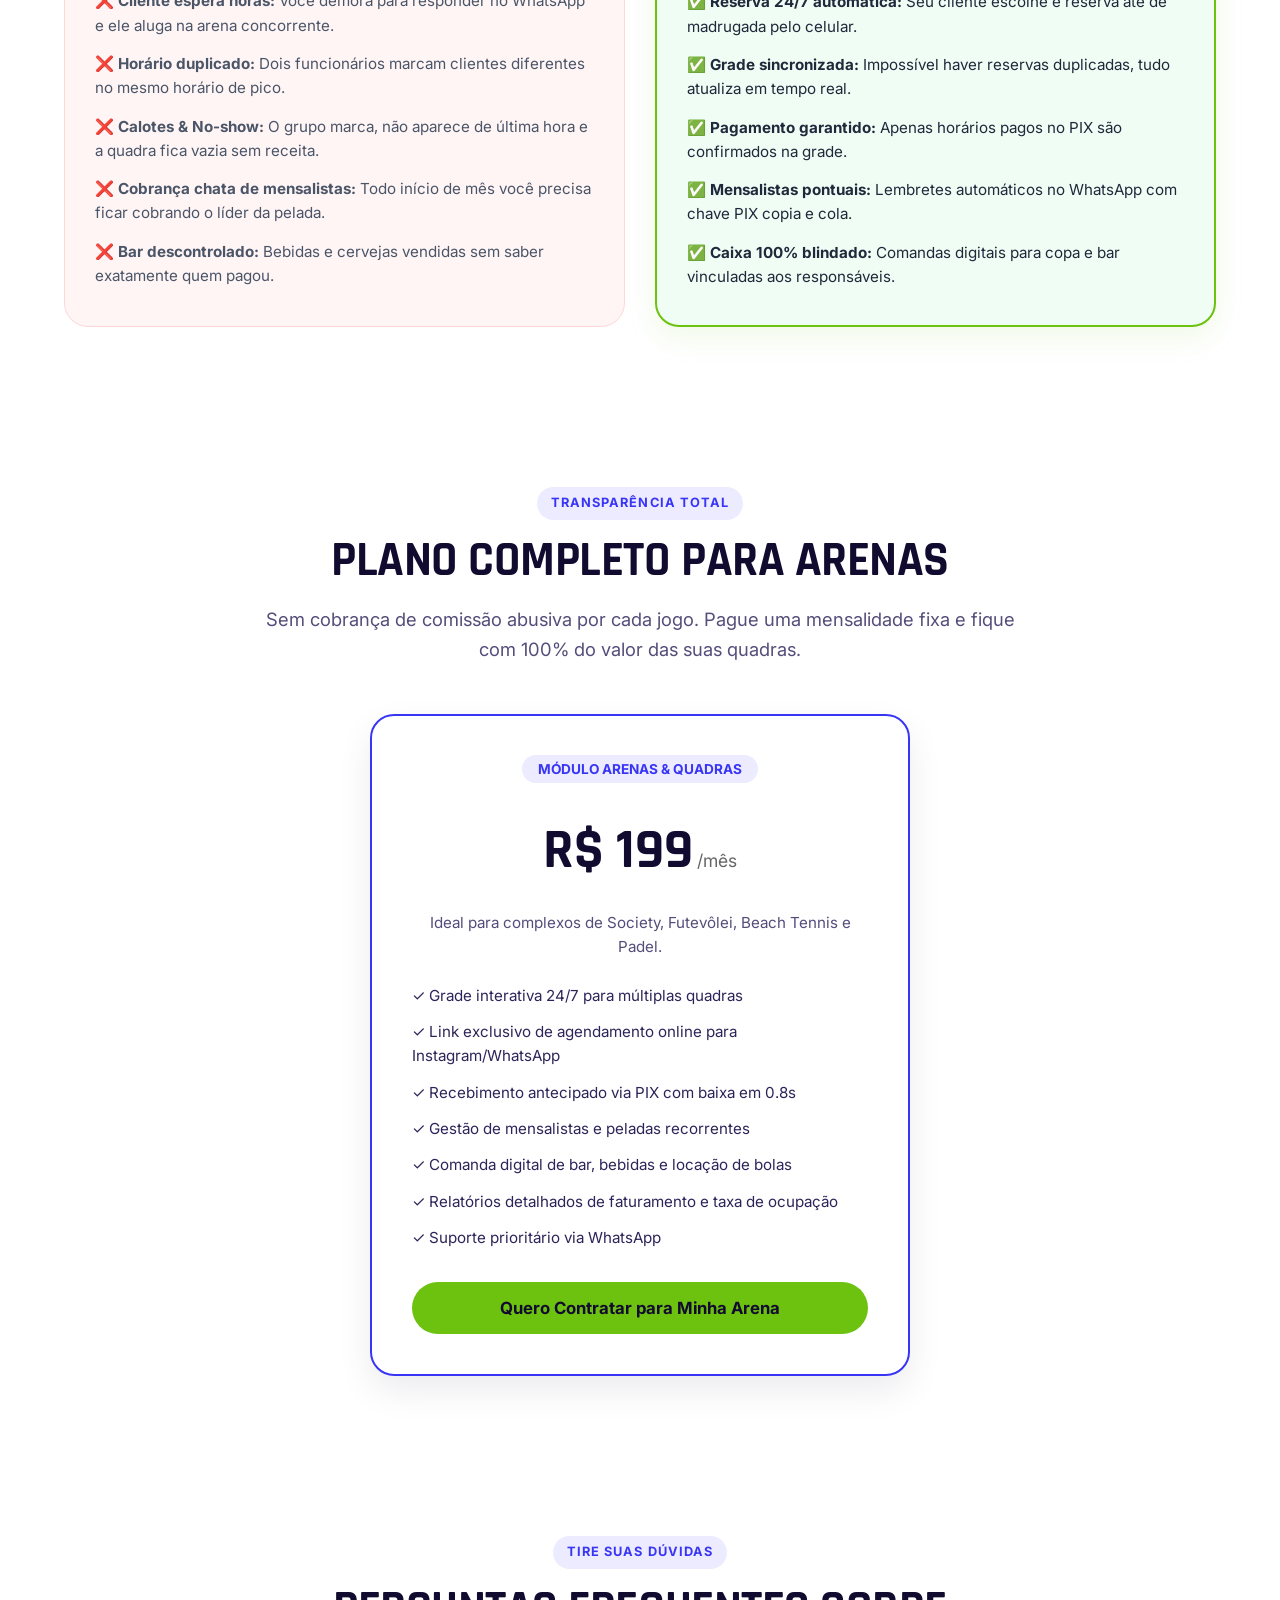
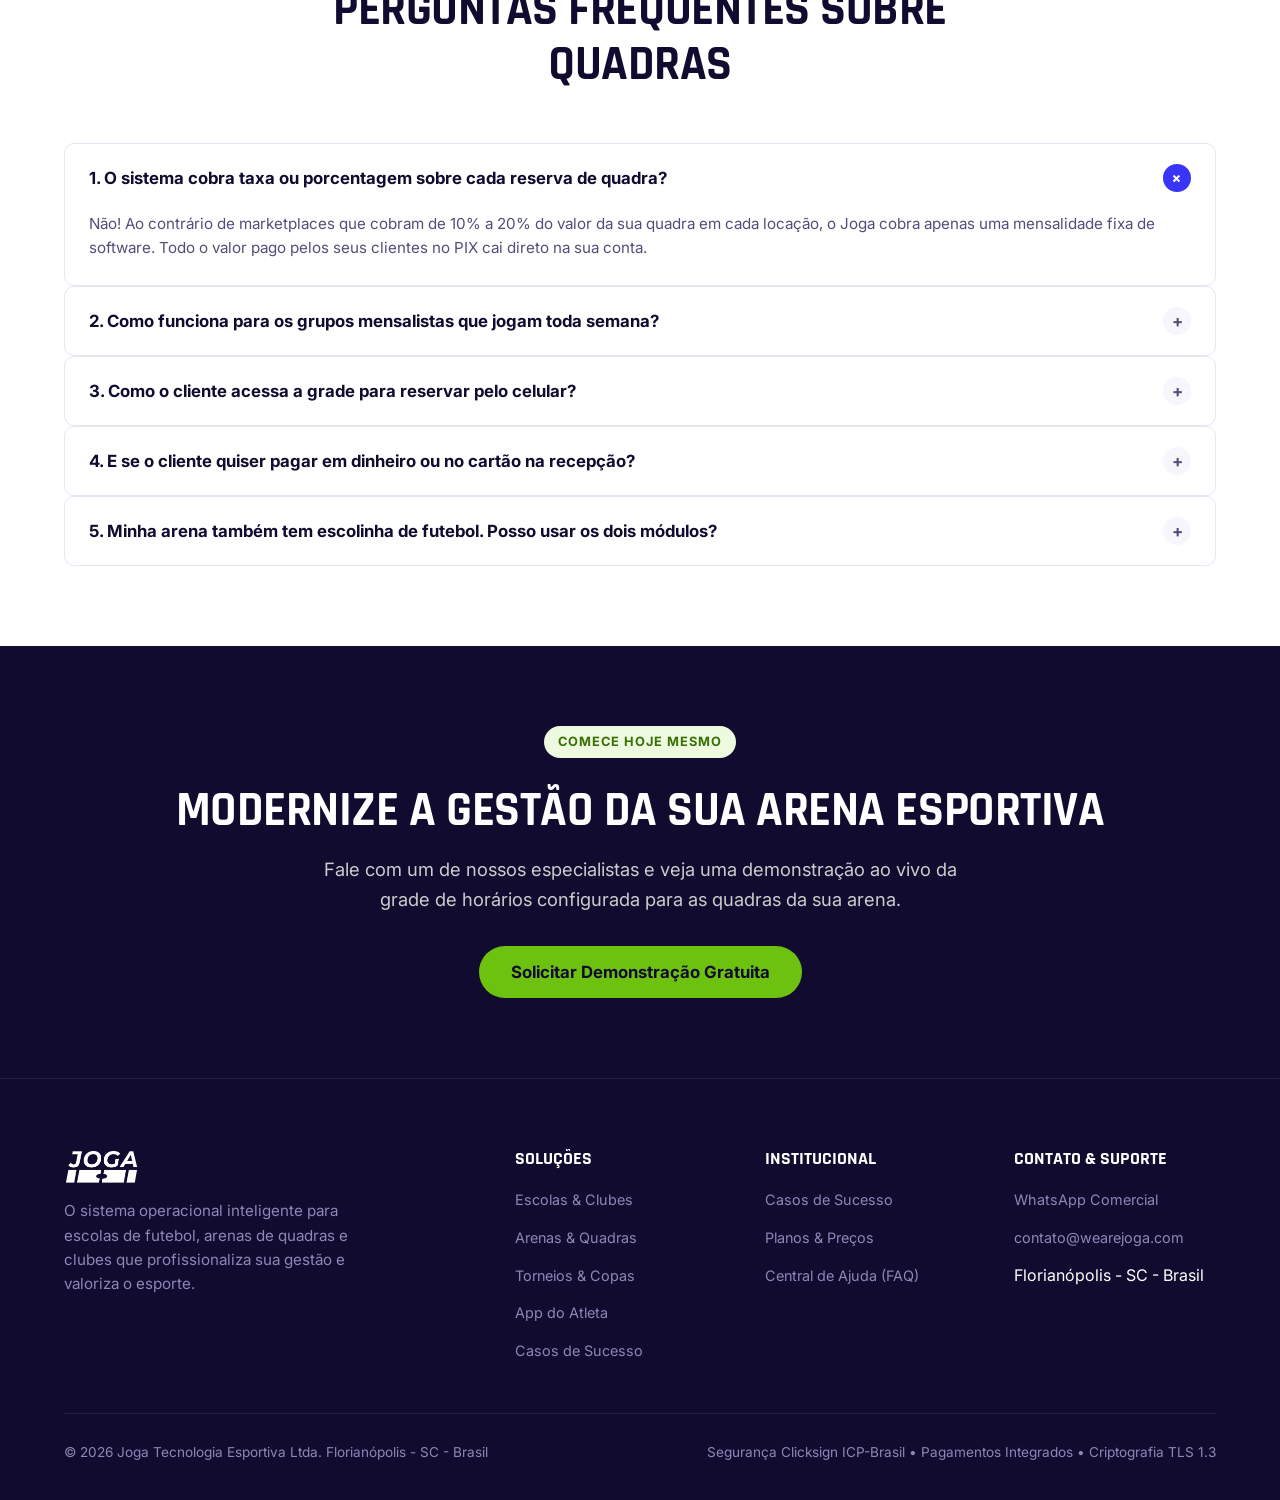
<file: quadras.html>
<!DOCTYPE html>
<html lang="pt-BR">
<head>
  <meta charset="UTF-8">
  <meta name="viewport" content="width=device-width, initial-scale=1.0">
  <title>Sistema de Gestão para Locação de Quadras & Arenas Esportivas | Joga</title>
  <meta name="description" content="Plataforma completa para complexos esportivos e arenas: grade de horários 24/7, agendamento online, recebimento antecipado via PIX, gestão de mensalistas e bar integrado.">
  
  <link rel="preconnect" href="https://fonts.googleapis.com">
  <link rel="preconnect" href="https://fonts.gstatic.com" crossorigin>
  <link href="https://fonts.googleapis.com/css2?family=Inter:wght@400;500;600;700&family=Rajdhani:wght@600;700;800&display=swap" rel="stylesheet">
  <link rel="stylesheet" href="styles.css">
</head>
<body>

  <!-- HEADER -->
  <header class="site-header">
    <div class="container">
      <nav class="navbar">
        <a href="index.html" class="nav-brand">
          <img src="assets/joga-logo.png" alt="Joga" class="brand-logo-img">
        </a>

        <ul class="nav-links">
          <li class="nav-dropdown">
            <a href="javascript:void(0)" class="nav-link active">Soluções ▾</a>
            <div class="dropdown-menu">
              <a href="escolas.html" class="dropdown-item">
                <span class="dropdown-item-icon">⚽</span>
                <div class="dropdown-item-text">
                  <strong>Escolas & Clubes</strong>
                  <small>Alunos, chamadas, contratos e e-commerce</small>
                </div>
              </a>
              <a href="quadras.html" class="dropdown-item">
                <span class="dropdown-item-icon">🏟️</span>
                <div class="dropdown-item-text">
                  <strong>Quadras & Arenas</strong>
                  <small>Grade semanal 24/7 e reservas PIX</small>
                </div>
              </a>
              <a href="torneios.html" class="dropdown-item">
                <span class="dropdown-item-icon">🏆</span>
                <div class="dropdown-item-text">
                  <strong>Torneios & Copas</strong>
                  <small>Chaveamento mata-mata e súmula digital</small>
                </div>
              </a>
              <a href="atletas.html" class="dropdown-item">
                <span class="dropdown-item-icon">📱</span>
                <div class="dropdown-item-text">
                  <strong>App dos Atletas</strong>
                  <small>Mapa de calor, notas FIFA e smartwatch</small>
                </div>
              </a>
              <a href="watches.html" class="dropdown-item">
                <span class="dropdown-item-icon">⌚</span>
                <div class="dropdown-item-text">
                  <strong>Relógios Compatíveis</strong>
                  <small>watchOS, Wear OS e importação via GPX</small>
                </div>
              </a>
              <a href="escolas.html#ecommerce-escolas" class="dropdown-item">
                <span class="dropdown-item-icon">🛍️</span>
                <div class="dropdown-item-text">
                  <strong>Loja Oficial & Uniformes</strong>
                  <small>Venda de kits oficiais e materiais</small>
                </div>
              </a>
            </div>
          </li>
          <li><a href="casos-de-sucesso.html" class="nav-link">Casos de Sucesso</a></li>
          <li><a href="index.html#pricing" class="nav-link">Planos & Preços</a></li>
          <li><a href="#faq-quadras" class="nav-link">FAQ</a></li>
        </ul>

        <div class="nav-actions">
          <a href="https://beta.joga.cloud" target="_blank" class="btn btn-sm btn-outline-blue">Entrar no Sistema</a>
          <button class="btn btn-sm btn-lime" data-open-lead-modal>Solicitar Demonstração</button>
          
          <button class="mobile-toggle" id="mobile-menu-toggle" aria-label="Menu">
            <span></span>
            <span></span>
            <span></span>
          </button>
        </div>
      </nav>
    </div>
  </header>

  <!-- HERO SECTION -->
  <section class="hero-original">
    <div class="container">
      <div class="hero-badge">SISTEMA INTELIGENTE PARA ARENAS & LOCAÇÃO DE QUADRAS</div>
      <h1 class="hero-title">Maximize a ocupação das suas quadras e <span class="text-lime">elimine o no-show</span></h1>
      <p class="hero-subtitle">
        Grade de horários online 24/7, agendamento direto pelo link do WhatsApp, cobrança antecipada com PIX dinâmico (baixa em 0.8s) e gestão automática de mensalistas e peladas fixas.
      </p>

      <div class="hero-audience-box">
        <button class="btn btn-lg btn-lime" data-open-lead-modal>Agendar Demonstração Gratuita</button>
        <a href="#grade-interativa" class="btn btn-lg btn-outline-blue">Ver Grade Interativa ↓</a>
      </div>

      <div class="hero-price-chip">
        <span>A partir de R$ 199/mês • Sem taxa por agendamento • Suporte dedicado no WhatsApp</span>
      </div>

      <!-- REAL SYSTEM SCREENSHOT: ARENAS & QUADRAS MULTI-DEVICE MOCKUP -->
      <div style="max-width: 960px; margin: 36px auto 0; border-radius: var(--radius-lg); overflow: hidden; box-shadow: var(--shadow-xl); border: 1px solid var(--border-color);">
        <img src="assets/mockup-arenas.jpg" alt="Plataforma Joga para Arenas e Locação de Quadras" style="width: 100%; height: auto; display: block;" loading="lazy">
      </div>
    </div>
  </section>

  <!-- GRADE INTERATIVA SHOWCASE -->
  <section class="section section-bg-white" id="grade-interativa">
    <div class="container">
      <div class="section-header">
        <span class="section-badge badge-blue">EXPERIÊNCIA DO CLIENTE & GESTOR</span>
        <h2 class="section-title">Grade Semanal Inteligente que <span class="text-lime">Vende por Você</span></h2>
        <p class="section-subtitle">Seu cliente escolhe o dia e horário pelo link da sua arena, paga no PIX e a grade bloqueia o horário automaticamente sem você precisar responder no WhatsApp.</p>
      </div>

      <div class="court-schedule-board">
        <div style="display: flex; justify-content: space-between; align-items: center; flex-wrap: wrap; gap: 16px; margin-bottom: 24px;">
          <div>
            <h3 style="font-size: 1.4rem; color: var(--joga-navy); margin-bottom: 4px;">Arena Central Sports • Grade Semanal</h3>
            <p style="color: var(--joga-gray-600); font-size: 0.9rem;">Horários atualizados em tempo real com QR Code dinâmico</p>
          </div>
          <div class="court-filter-tabs" style="margin-bottom: 0;">
            <button class="court-filter-btn active">⚽ Quadra 1 - Society</button>
            <button class="court-filter-btn">🎾 Quadra 2 - Beach Tennis</button>
            <button class="court-filter-btn">🏸 Quadra 3 - Padel</button>
          </div>
        </div>

        <div class="court-slots-grid">
          <!-- Slot 1 -->
          <div class="court-slot mensalista">
            <div class="court-slot-time">18:00 - 19:00</div>
            <div style="font-size: 0.85rem; color: #1e40af; font-weight: 600; margin: 6px 0;">Pelada do Terceirão (Fixo)</div>
            <span class="court-slot-badge mensalista">Mensalista Confirmado</span>
          </div>

          <!-- Slot 2 -->
          <div class="court-slot reserved">
            <div class="court-slot-time">19:00 - 20:00</div>
            <div style="font-size: 0.85rem; color: #854d0e; font-weight: 600; margin: 6px 0;">Reserva Avulsa • Lucas M.</div>
            <span class="court-slot-badge reserved">Pago via PIX</span>
          </div>

          <!-- Slot 3 -->
          <div class="court-slot available">
            <div class="court-slot-time">20:00 - 21:00</div>
            <div style="font-size: 0.85rem; color: #15803d; font-weight: 700; margin: 6px 0;">R$ 180 / hora</div>
            <button class="btn btn-sm btn-lime" style="width: 100%; margin-top: 8px;" data-open-lead-modal>Reservar Horário</button>
            <span class="court-slot-badge available" style="text-align: center; margin-top: 6px;">Disponível</span>
          </div>

          <!-- Slot 4 -->
          <div class="court-slot available">
            <div class="court-slot-time">21:00 - 22:00</div>
            <div style="font-size: 0.85rem; color: #15803d; font-weight: 700; margin: 6px 0;">R$ 180 / hora</div>
            <button class="btn btn-sm btn-lime" style="width: 100%; margin-top: 8px;" data-open-lead-modal>Reservar Horário</button>
            <span class="court-slot-badge available" style="text-align: center; margin-top: 6px;">Disponível</span>
          </div>

          <!-- Slot 5 -->
          <div class="court-slot mensalista">
            <div class="court-slot-time">22:00 - 23:00</div>
            <div style="font-size: 0.85rem; color: #1e40af; font-weight: 600; margin: 6px 0;">Grupo Master 40+</div>
            <span class="court-slot-badge mensalista">Mensalista Confirmado</span>
          </div>
        </div>

        <div style="margin-top: 24px; padding: 16px; background: #f8fafc; border-radius: 8px; display: flex; justify-content: space-between; align-items: center; flex-wrap: wrap; gap: 12px; font-size: 0.85rem; color: var(--joga-gray-600);">
          <div style="display: flex; gap: 16px; flex-wrap: wrap;">
            <span>🟢 <strong>Verde:</strong> Horário livre para locação</span>
            <span>🔵 <strong>Azul:</strong> Mensalista com contrato recorrente</span>
            <span>🟡 <strong>Amarelo:</strong> Reserva avulsa paga com PIX</span>
          </div>
          <div>
            <strong style="color: var(--joga-navy);">Tempo médio de reserva: 32 segundos</strong>
          </div>
        </div>
      </div>
    </div>
  </section>

  <!-- 6 PILARES DE GESTÃO PARA ARENAS -->
  <section class="section section-bg-gray">
    <div class="container">
      <div class="section-header">
        <span class="section-badge badge-blue">RECURSOS NATIVOS</span>
        <h2 class="section-title">Tudo o que sua Arena precisa em <span class="text-lime">um só sistema</span></h2>
        <p class="section-subtitle">Projetado especificamente para donos de quadras de futebol society, futevôlei, beach tennis, padel e quadras poliesportivas.</p>
      </div>

      <div class="pillars-six-grid">
        <div class="pillar-six-card">
          <div class="pillar-six-icon">📅</div>
          <h4>Grade 24/7 & Link na Bio</h4>
          <p>Disponibilize o link da sua arena no Instagram e WhatsApp. O cliente confere os horários vagos a qualquer momento do dia ou da noite e faz a reserva sozinho.</p>
        </div>

        <div class="pillar-six-card">
          <div class="pillar-six-icon">⚡</div>
          <h4>PIX Instantâneo com Baixa em 0.8s</h4>
          <p>Cobrança com QR Code dinâmico do valor exato. Assim que o cliente paga pelo banco, a grade é liberada e o comprovante é gerado automaticamente.</p>
        </div>

        <div class="pillar-six-card">
          <div class="pillar-six-icon">🔁</div>
          <h4>Mensalistas & Peladas Fixas</h4>
          <p>Bloqueie horários fixos para mensalistas com renovação mensal automática. O sistema gera a fatura mensal e dispara no WhatsApp do responsável.</p>
        </div>

        <div class="pillar-six-card">
          <div class="pillar-six-icon">🛡️</div>
          <h4>Zero No-Show e Cancelamento Justo</h4>
          <p>Acabe com o prejuízo de grupos que marcam e não aparecem. Exija sinal de 50% ou 100% no ato do agendamento com regras claras de cancelamento.</p>
        </div>

        <div class="pillar-six-card">
          <div class="pillar-six-icon">🍻</div>
          <h4>Comanda de Bar & Copa Integrada</h4>
          <p>Lance bebidas, espetinhos, bolas e aluguel de materiais na comanda de cada horário. Feche o caixa diário sem furos nem notas em papel perdidas.</p>
        </div>

        <div class="pillar-six-card">
          <div class="pillar-six-icon">📈</div>
          <h4>Relatórios de Ocupação & Faturamento</h4>
          <p>Descubra quais dias e horários têm maior demanda, acompanhe o faturamento acumulado e crie promoções direcionadas para horários ociosos.</p>
        </div>
      </div>
    </div>
  </section>

  <!-- SHOWCASE: SISTEMA & RELATÓRIOS JOGA ARENAS -->
  <section class="section section-bg-light" style="padding-top: 10px; padding-bottom: 40px;">
    <div class="container">
      <div class="mockup-browser-frame">
        <div class="mockup-browser-header">
          <div class="mockup-browser-dots">
            <span class="mockup-dot red"></span>
            <span class="mockup-dot yellow"></span>
            <span class="mockup-dot green"></span>
          </div>
          <div class="mockup-browser-url">https://admin.joga.cloud/arenas/ocupacao-financeiro</div>
        </div>
        <img src="assets/painel-financeiro-arenas.png" alt="Painel Financeiro e Relatórios de Ocupação da Arena Joga" class="mockup-screen-img" loading="lazy">
      </div>
    </div>
  </section>

  <!-- COMPARATIVO: MANUAL VS JOGA ARENAS -->
  <section class="section section-bg-white">
    <div class="container">
      <div class="section-header">
        <span class="section-badge badge-blue">COMPARAÇÃO DIRETA</span>
        <h2 class="section-title">Chega de perder horários por <span class="text-lime">falta de resposta rápida</span></h2>
        <p class="section-subtitle">Veja como o Joga transforma a rotina operacional do seu complexo esportivo.</p>
      </div>

      <div style="display: grid; grid-template-columns: repeat(auto-fit, minmax(320px, 1fr)); gap: 30px;">
        <!-- Sem Joga -->
        <div style="background: #fff5f5; border: 1px solid #fed7d7; border-radius: var(--radius-xl); padding: 36px 30px;">
          <h4 style="color: #c53030; font-size: 1.3rem; margin-bottom: 16px; display: flex; align-items: center; gap: 8px;">
            <span>❌</span> Locação Manual (WhatsApp & Caderno)
          </h4>
          <ul style="list-style: none; display: flex; flex-direction: column; gap: 14px; font-size: 0.95rem; color: #4a5568;">
            <li>❌ <strong>Cliente espera horas:</strong> Você demora para responder no WhatsApp e ele aluga na arena concorrente.</li>
            <li>❌ <strong>Horário duplicado:</strong> Dois funcionários marcam clientes diferentes no mesmo horário de pico.</li>
            <li>❌ <strong>Calotes & No-show:</strong> O grupo marca, não aparece de última hora e a quadra fica vazia sem receita.</li>
            <li>❌ <strong>Cobrança chata de mensalistas:</strong> Todo início de mês você precisa ficar cobrando o líder da pelada.</li>
            <li>❌ <strong>Bar descontrolado:</strong> Bebidas e cervejas vendidas sem saber exatamente quem pagou.</li>
          </ul>
        </div>

        <!-- Com Joga -->
        <div style="background: #f0fdf4; border: 2px solid var(--joga-lime); border-radius: var(--radius-xl); padding: 36px 30px; box-shadow: 0 10px 30px rgba(108,194,15,0.1);">
          <h4 style="color: #15803d; font-size: 1.3rem; margin-bottom: 16px; display: flex; align-items: center; gap: 8px;">
            <span>✅</span> Com o Joga para Arenas & Quadras
          </h4>
          <ul style="list-style: none; display: flex; flex-direction: column; gap: 14px; font-size: 0.95rem; color: #1e293b;">
            <li>✅ <strong>Reserva 24/7 automática:</strong> Seu cliente escolhe e reserva até de madrugada pelo celular.</li>
            <li>✅ <strong>Grade sincronizada:</strong> Impossível haver reservas duplicadas, tudo atualiza em tempo real.</li>
            <li>✅ <strong>Pagamento garantido:</strong> Apenas horários pagos no PIX são confirmados na grade.</li>
            <li>✅ <strong>Mensalistas pontuais:</strong> Lembretes automáticos no WhatsApp com chave PIX copia e cola.</li>
            <li>✅ <strong>Caixa 100% blindado:</strong> Comandas digitais para copa e bar vinculadas aos responsáveis.</li>
          </ul>
        </div>
      </div>
    </div>
  </section>

  <!-- PLANOS QUADRAS -->
  <section class="section section-bg-gray" id="planos-quadras">
    <div class="container">
      <div class="section-header">
        <span class="section-badge badge-blue">TRANSPARÊNCIA TOTAL</span>
        <h2 class="section-title">Plano Completo para Arenas</h2>
        <p class="section-subtitle">Sem cobrança de comissão abusiva por cada jogo. Pague uma mensalidade fixa e fique com 100% do valor das suas quadras.</p>
      </div>

      <div style="max-width: 540px; margin: 0 auto; background: white; border: 2px solid var(--joga-blue); border-radius: var(--radius-xl); padding: 40px; box-shadow: 0 15px 35px rgba(18,11,48,0.08); text-align: center;">
        <span class="badge-blue" style="padding: 6px 16px; font-weight: 700; border-radius: 20px; font-size: 0.85rem; text-transform: uppercase;">Módulo Arenas & Quadras</span>
        <div style="margin: 24px 0 16px;">
          <span style="font-family: var(--font-heading); font-size: 3.5rem; font-weight: 800; color: var(--joga-dark);">R$ 199</span>
          <span style="color: #666; font-size: 1.1rem;">/mês</span>
        </div>
        <p style="color: var(--joga-gray-600); font-size: 0.95rem; margin-bottom: 24px;">Ideal para complexos de Society, Futevôlei, Beach Tennis e Padel.</p>

        <ul style="list-style: none; text-align: left; display: flex; flex-direction: column; gap: 12px; margin-bottom: 32px; font-size: 0.95rem; color: var(--joga-gray-800);">
          <li>✓ Grade interativa 24/7 para múltiplas quadras</li>
          <li>✓ Link exclusivo de agendamento online para Instagram/WhatsApp</li>
          <li>✓ Recebimento antecipado via PIX com baixa em 0.8s</li>
          <li>✓ Gestão de mensalistas e peladas recorrentes</li>
          <li>✓ Comanda digital de bar, bebidas e locação de bolas</li>
          <li>✓ Relatórios detalhados de faturamento e taxa de ocupação</li>
          <li>✓ Suporte prioritário via WhatsApp</li>
        </ul>

        <button class="btn btn-lg btn-lime" style="width: 100%;" data-open-lead-modal>Quero Contratar para Minha Arena</button>
      </div>
    </div>
  </section>

  <!-- FAQ QUADRAS -->
  <section class="section section-bg-white" id="faq-quadras">
    <div class="container">
      <div class="section-header">
        <span class="section-badge badge-blue">TIRE SUAS DÚVIDAS</span>
        <h2 class="section-title">Perguntas Frequentes sobre Quadras</h2>
      </div>

      <div class="faq-accordion-wrap">
        <div class="faq-item active">
          <button class="faq-question-btn">
            <span>1. O sistema cobra taxa ou porcentagem sobre cada reserva de quadra?</span>
            <span class="faq-chevron">+</span>
          </button>
          <div class="faq-answer-box" style="display: block;">
            Não! Ao contrário de marketplaces que cobram de 10% a 20% do valor da sua quadra em cada locação, o Joga cobra apenas uma mensalidade fixa de software. Todo o valor pago pelos seus clientes no PIX cai direto na sua conta.
          </div>
        </div>

        <div class="faq-item">
          <button class="faq-question-btn">
            <span>2. Como funciona para os grupos mensalistas que jogam toda semana?</span>
            <span class="faq-chevron">+</span>
          </button>
          <div class="faq-answer-box">
            Você pode travar os horários dos mensalistas na grade fixa. O sistema gera automaticamente a fatura mensal e dispara mensagens de lembrete no WhatsApp do responsável pela pelada, facilitando a cobrança sem desgastes.
          </div>
        </div>

        <div class="faq-item">
          <button class="faq-question-btn">
            <span>3. Como o cliente acessa a grade para reservar pelo celular?</span>
            <span class="faq-chevron">+</span>
          </button>
          <div class="faq-answer-box">
            Sua arena recebe um link exclusivo (ex: joga.cloud/sua-arena) que você pode colocar na bio do Instagram e configurar em uma resposta rápida do WhatsApp. O cliente clica, escolhe a quadra, o dia e o horário livre, escaneia o PIX e a confirmação é imediata.
          </div>
        </div>

        <div class="faq-item">
          <button class="faq-question-btn">
            <span>4. E se o cliente quiser pagar em dinheiro ou no cartão na recepção?</span>
            <span class="faq-chevron">+</span>
          </button>
          <div class="faq-answer-box">
            Sem problemas! Seu operador na recepção da arena pode bloquear o horário manualmente na grade e registrar o pagamento em dinheiro, cartão ou cortesia com apenas 2 cliques.
          </div>
        </div>

        <div class="faq-item">
          <button class="faq-question-btn">
            <span>5. Minha arena também tem escolinha de futebol. Posso usar os dois módulos?</span>
            <span class="faq-chevron">+</span>
          </button>
          <div class="faq-answer-box">
            Com certeza! O Joga foi desenvolvido como um ecossistema modular integrado. Você pode gerenciar sua escolinha de futebol (alunos, turmas, contratos e chamadas) e suas quadras de aluguel no mesmo painel administrativo unificado.
          </div>
        </div>
      </div>
    </div>
  </section>

  <!-- CTA FINAL -->
  <section class="section section-bg-dark" style="text-align: center;">
    <div class="container">
      <span class="section-badge badge-lime">COMECE HOJE MESMO</span>
      <h2 class="section-title" style="color: white; margin-top: 12px;">Modernize a gestão da sua arena esportiva</h2>
      <p class="section-subtitle" style="max-width: 650px; margin: 0 auto 32px; color: #ccc;">
        Fale com um de nossos especialistas e veja uma demonstração ao vivo da grade de horários configurada para as quadras da sua arena.
      </p>
      <button class="btn btn-lg btn-lime" data-open-lead-modal>Solicitar Demonstração Gratuita</button>
    </div>
  </section>

  <!-- FOOTER -->
  <footer class="site-footer">
    <div class="container">
      <div class="footer-grid">
        <div class="footer-brand">
          <img src="assets/joga-logo-white.png" alt="Joga" class="footer-logo-img">
          <p>O sistema operacional inteligente para escolas de futebol, arenas de quadras e clubes que profissionaliza sua gestão e valoriza o esporte.</p>
        </div>

        <div class="footer-col">
          <h5>Soluções</h5>
          <ul class="footer-links">
            <li><a href="escolas.html">Escolas & Clubes</a></li>
            <li><a href="quadras.html">Arenas & Quadras</a></li>
            <li><a href="torneios.html">Torneios & Copas</a></li>
            <li><a href="atletas.html">App do Atleta</a></li>
            <li><a href="casos-de-sucesso.html">Casos de Sucesso</a></li>
          </ul>
        </div>

        <div class="footer-col">
          <h5>Institucional</h5>
          <ul class="footer-links">
            <li><a href="casos-de-sucesso.html">Casos de Sucesso</a></li>
            <li><a href="index.html#pricing">Planos & Preços</a></li>
            <li><a href="index.html#faq">Central de Ajuda (FAQ)</a></li>
          </ul>
        </div>

        <div class="footer-col">
          <h5>Contato & Suporte</h5>
          <ul class="footer-links">
            <li><a href="https://wa.me/5548988358482" target="_blank">WhatsApp Comercial</a></li>
            <li><a href="mailto:contato@wearejoga.com">contato@wearejoga.com</a></li>
            <li>Florianópolis - SC - Brasil</li>
          </ul>
        </div>
      </div>

      <div class="footer-bottom">
        <div>© 2026 Joga Tecnologia Esportiva Ltda. Florianópolis - SC - Brasil</div>
        <div>Segurança Clicksign ICP-Brasil • Pagamentos Integrados • Criptografia TLS 1.3</div>
      </div>
    </div>
  </footer>

  <!-- LEAD CAPTURE MODAL -->
  <div class="modal-backdrop" id="lead-modal">
    <div class="modal-card">
      <button class="modal-close" id="modal-close-btn">&times;</button>
      <div class="modal-header">
        <span class="section-badge badge-blue">DEMONSTRAÇÃO PERSONALIZADA</span>
        <h3>Agende uma apresentação do Joga para sua Arena</h3>
        <p>Preencha os dados abaixo para receber uma demonstração prática da grade de quadras e automação de reservas.</p>
      </div>

      <form id="lead-form" class="lead-form">
        <div class="form-group">
          <label for="lead-name">Seu Nome Completo *</label>
          <input type="text" id="lead-name" name="name" required placeholder="Ex: Roberto Carlos">
        </div>

        <div class="form-group">
          <label for="lead-phone">WhatsApp com DDD *</label>
          <input type="tel" id="lead-phone" name="phone" required placeholder="(11) 99999-9999">
        </div>

        <div class="form-group">
          <label for="lead-email">E-mail Corporativo *</label>
          <input type="email" id="lead-email" name="email" required placeholder="roberto@arenaesportiva.com.br">
        </div>

        <div class="form-row">
          <div class="form-group">
            <label for="lead-role">Seu Perfil *</label>
            <select id="lead-role" name="role" required>
              <option value="Dono de Arena" selected>🏟️ Dono de Arena / Complexo de Quadras</option>
              <option value="Dono de Escola">⚽ Dono / Gestor de Escola de Futebol</option>
              <option value="Organizador de Torneios">🏆 Organizador de Torneios</option>
              <option value="Outro">Outro</option>
            </select>
          </div>

          <div class="form-group">
            <label for="lead-courts">Quantas Quadras? *</label>
            <select id="lead-courts" name="courts" required>
              <option value="1 a 2 quadras">1 a 2 quadras</option>
              <option value="3 a 5 quadras" selected>3 a 5 quadras</option>
              <option value="Mais de 5 quadras">Mais de 5 quadras</option>
            </select>
          </div>
        </div>

        <button type="submit" class="btn btn-lime btn-submit" id="btn-submit-lead">
          <span>Solicitar Apresentação no WhatsApp</span>
        </button>
      </form>
    </div>
  </div>

  <script src="app.js"></script>
</body>
</html>
</file>
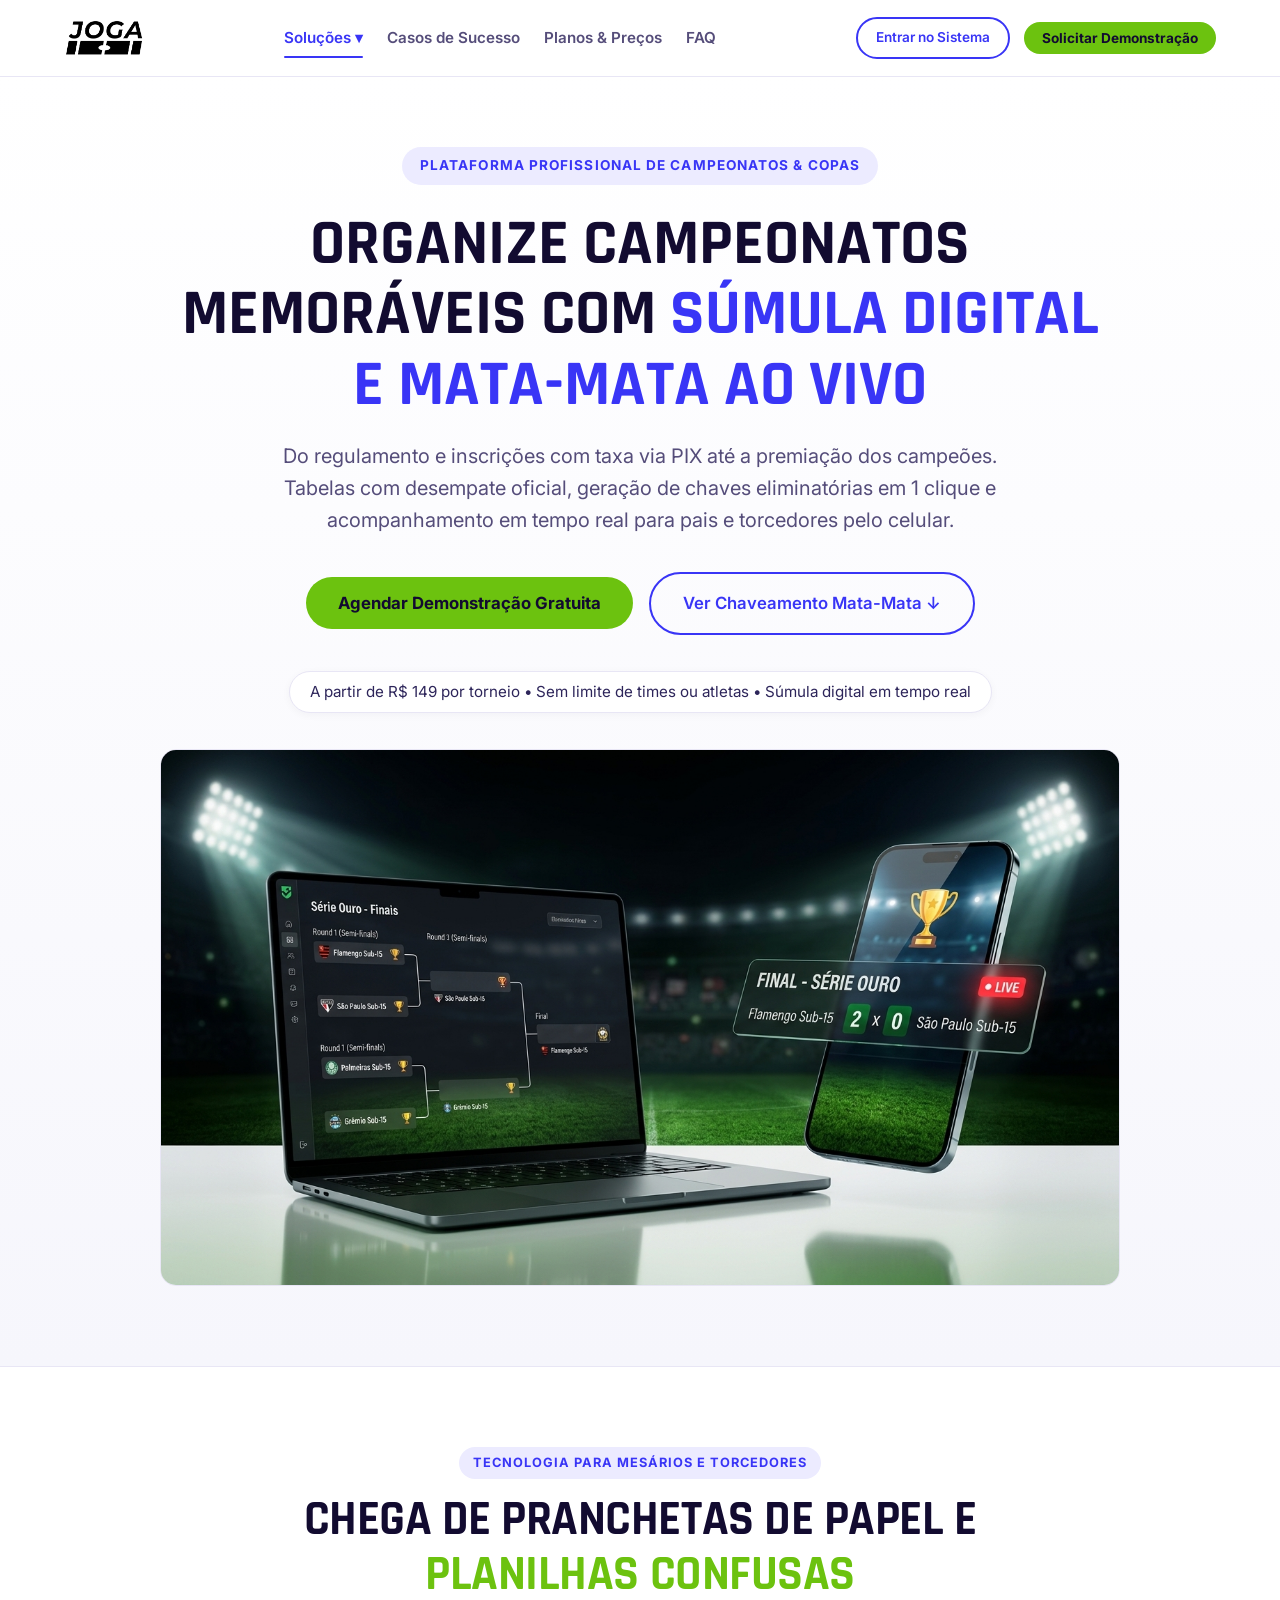
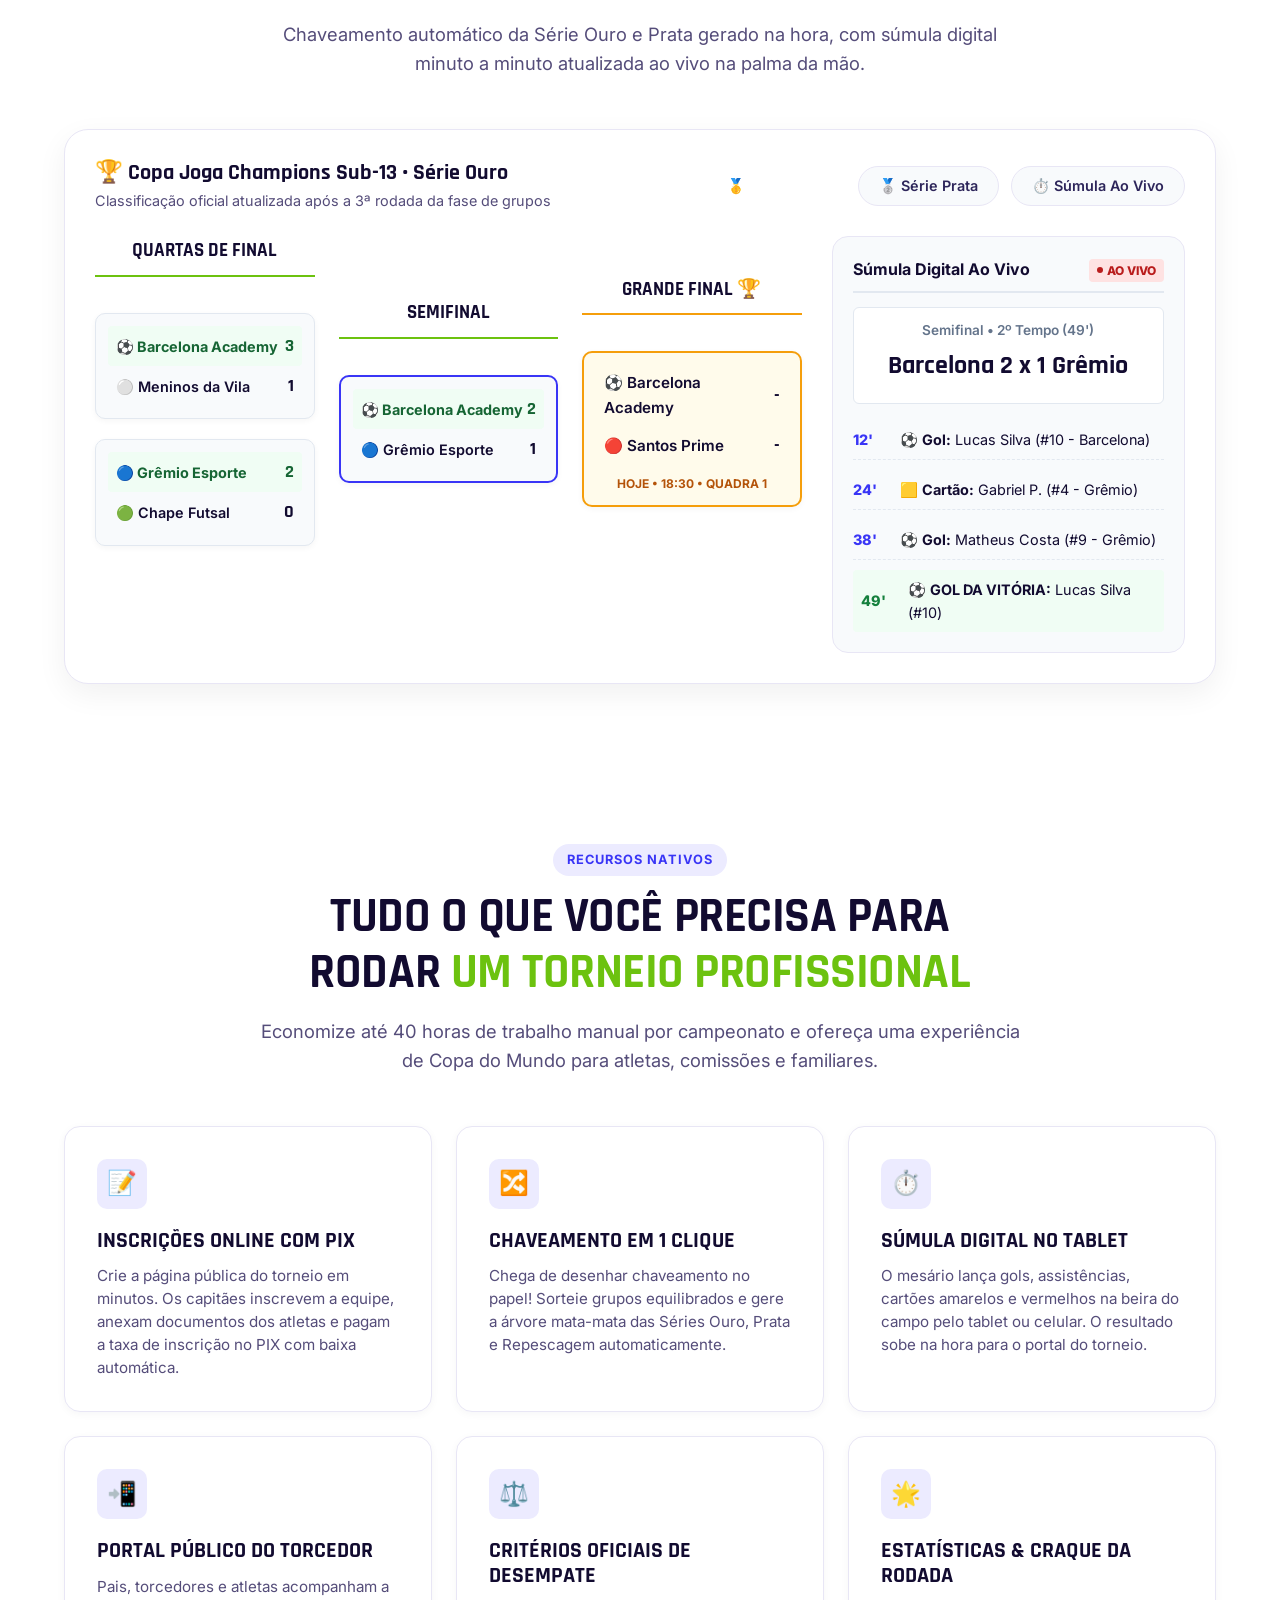
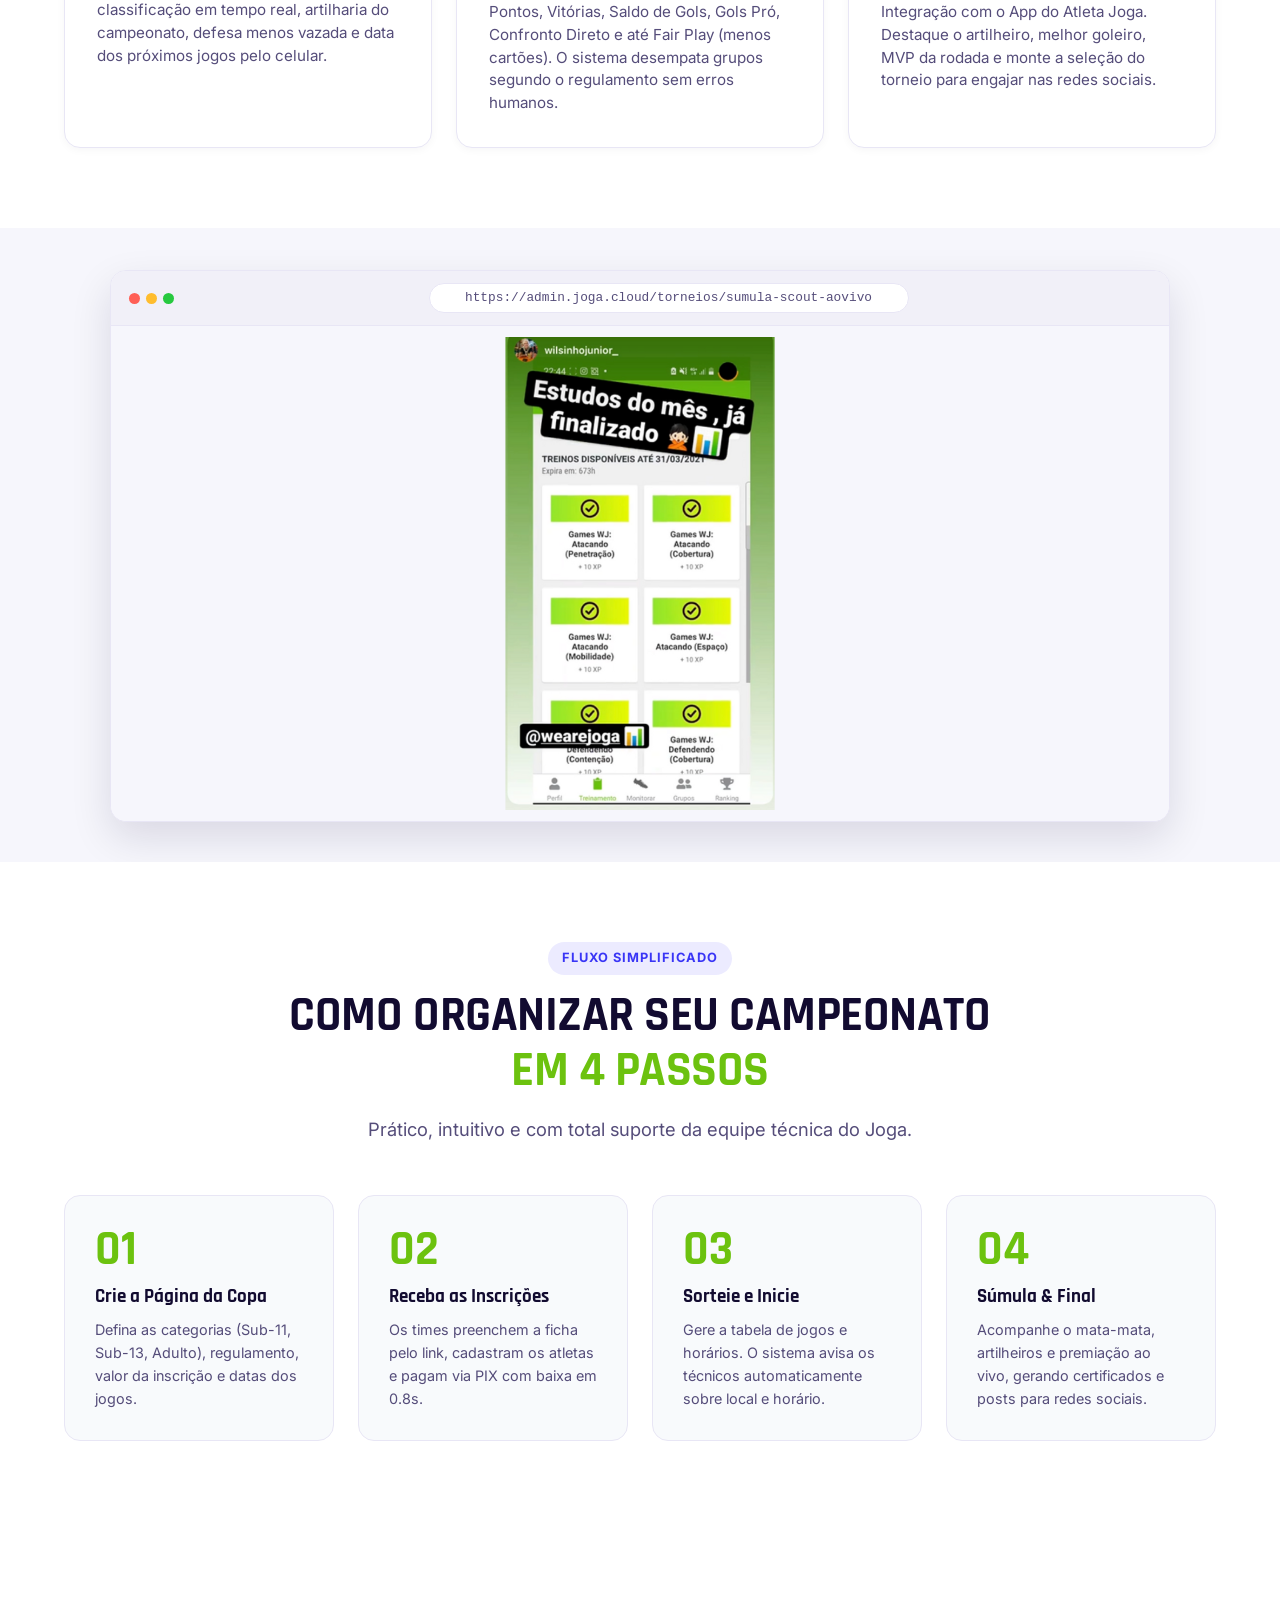
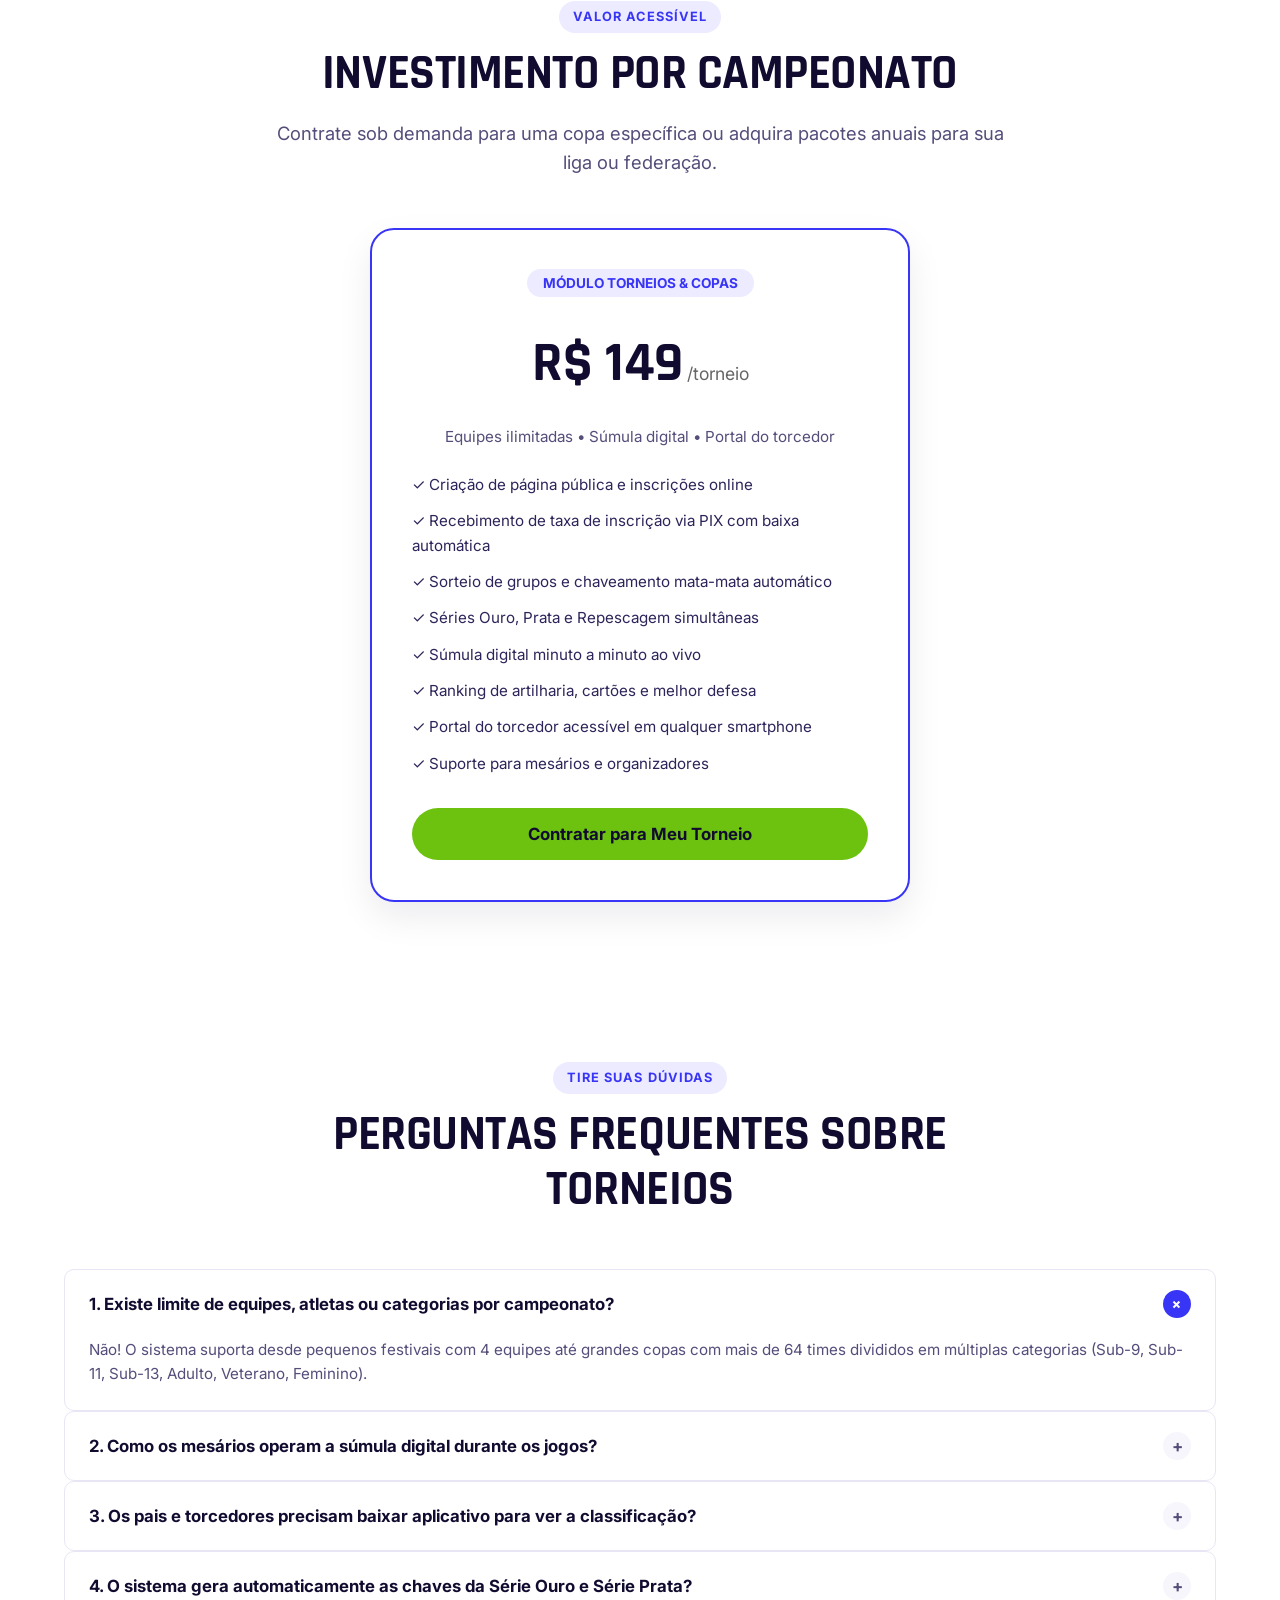
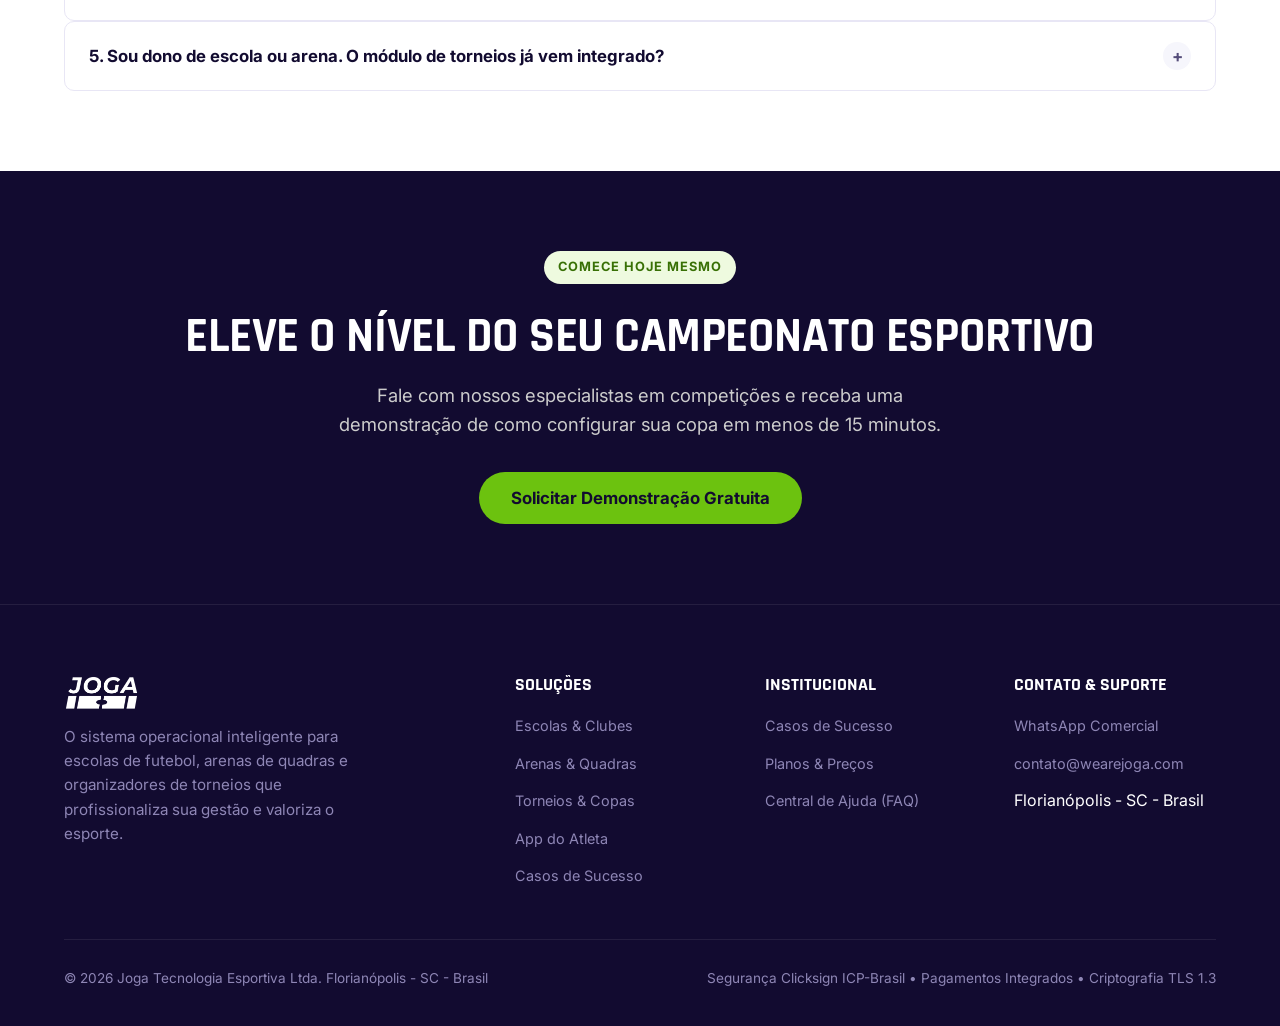
<file: torneios.html>
<!DOCTYPE html>
<html lang="pt-BR">
<head>
  <meta charset="UTF-8">
  <meta name="viewport" content="width=device-width, initial-scale=1.0">
  <title>Sistema para Gestão de Torneios, Copas & Ligas Esportivas | Joga</title>
  <meta name="description" content="Software profissional para organização de torneios de futebol, society e futsal: inscrições online, chaveamento mata-mata automático, súmula digital ao vivo e portal do torcedor.">
  
  <link rel="preconnect" href="https://fonts.googleapis.com">
  <link rel="preconnect" href="https://fonts.gstatic.com" crossorigin>
  <link href="https://fonts.googleapis.com/css2?family=Inter:wght@400;500;600;700&family=Rajdhani:wght@600;700;800&display=swap" rel="stylesheet">
  <link rel="stylesheet" href="styles.css">
</head>
<body>

  <!-- HEADER -->
  <header class="site-header">
    <div class="container">
      <nav class="navbar">
        <a href="index.html" class="nav-brand">
          <img src="assets/joga-logo.png" alt="Joga" class="brand-logo-img">
        </a>

        <ul class="nav-links">
          <li class="nav-dropdown">
            <a href="javascript:void(0)" class="nav-link active">Soluções ▾</a>
            <div class="dropdown-menu">
              <a href="escolas.html" class="dropdown-item">
                <span class="dropdown-item-icon">⚽</span>
                <div class="dropdown-item-text">
                  <strong>Escolas & Clubes</strong>
                  <small>Alunos, chamadas, contratos e e-commerce</small>
                </div>
              </a>
              <a href="quadras.html" class="dropdown-item">
                <span class="dropdown-item-icon">🏟️</span>
                <div class="dropdown-item-text">
                  <strong>Quadras & Arenas</strong>
                  <small>Grade semanal 24/7 e reservas PIX</small>
                </div>
              </a>
              <a href="torneios.html" class="dropdown-item">
                <span class="dropdown-item-icon">🏆</span>
                <div class="dropdown-item-text">
                  <strong>Torneios & Copas</strong>
                  <small>Chaveamento mata-mata e súmula digital</small>
                </div>
              </a>
              <a href="atletas.html" class="dropdown-item">
                <span class="dropdown-item-icon">📱</span>
                <div class="dropdown-item-text">
                  <strong>App dos Atletas</strong>
                  <small>Mapa de calor, notas FIFA e smartwatch</small>
                </div>
              </a>
              <a href="watches.html" class="dropdown-item">
                <span class="dropdown-item-icon">⌚</span>
                <div class="dropdown-item-text">
                  <strong>Relógios Compatíveis</strong>
                  <small>watchOS, Wear OS e importação via GPX</small>
                </div>
              </a>
              <a href="escolas.html#ecommerce-escolas" class="dropdown-item">
                <span class="dropdown-item-icon">🛍️</span>
                <div class="dropdown-item-text">
                  <strong>Loja Oficial & Uniformes</strong>
                  <small>Venda de kits oficiais e materiais</small>
                </div>
              </a>
            </div>
          </li>
          <li><a href="casos-de-sucesso.html" class="nav-link">Casos de Sucesso</a></li>
          <li><a href="index.html#pricing" class="nav-link">Planos & Preços</a></li>
          <li><a href="#faq-torneios" class="nav-link">FAQ</a></li>
        </ul>

        <div class="nav-actions">
          <a href="https://beta.joga.cloud" target="_blank" class="btn btn-sm btn-outline-blue">Entrar no Sistema</a>
          <button class="btn btn-sm btn-lime" data-open-lead-modal>Solicitar Demonstração</button>
          
          <button class="mobile-toggle" id="mobile-menu-toggle" aria-label="Menu">
            <span></span>
            <span></span>
            <span></span>
          </button>
        </div>
      </nav>
    </div>
  </header>

  <!-- HERO SECTION -->
  <section class="hero-original">
    <div class="container">
      <div class="hero-badge">PLATAFORMA PROFISSIONAL DE CAMPEONATOS & COPAS</div>
      <h1 class="hero-title">Organize campeonatos memoráveis com <span class="text-lime">súmula digital e mata-mata ao vivo</span></h1>
      <p class="hero-subtitle">
        Do regulamento e inscrições com taxa via PIX até a premiação dos campeões. Tabelas com desempate oficial, geração de chaves eliminatórias em 1 clique e acompanhamento em tempo real para pais e torcedores pelo celular.
      </p>

      <div class="hero-audience-box">
        <button class="btn btn-lg btn-lime" data-open-lead-modal>Agendar Demonstração Gratuita</button>
        <a href="#chaveamento-interativo" class="btn btn-lg btn-outline-blue">Ver Chaveamento Mata-Mata ↓</a>
      </div>

      <div class="hero-price-chip">
        <span>A partir de R$ 149 por torneio • Sem limite de times ou atletas • Súmula digital em tempo real</span>
      </div>

      <!-- REAL SYSTEM SCREENSHOT: TORNEIOS MULTI-DEVICE MOCKUP -->
      <div style="max-width: 960px; margin: 36px auto 0; border-radius: var(--radius-lg); overflow: hidden; box-shadow: var(--shadow-xl); border: 1px solid var(--border-color);">
        <img src="assets/mockup-torneios.jpg" alt="Plataforma Joga para Torneios e Campeonatos" style="width: 100%; height: auto; display: block;" loading="lazy">
      </div>
    </div>
  </section>

  <!-- CHAVEAMENTO & SÚMULA SHOWCASE -->
  <section class="section section-bg-white" id="chaveamento-interativo">
    <div class="container">
      <div class="section-header">
        <span class="section-badge badge-blue">TECNOLOGIA PARA MESÁRIOS E TORCEDORES</span>
        <h2 class="section-title">Chega de pranchetas de papel e <span class="text-lime">planilhas confusas</span></h2>
        <p class="section-subtitle">Chaveamento automático da Série Ouro e Prata gerado na hora, com súmula digital minuto a minuto atualizada ao vivo na palma da mão.</p>
      </div>

      <div class="tournament-bracket-board">
        <div style="display: flex; justify-content: space-between; align-items: center; flex-wrap: wrap; gap: 16px; margin-bottom: 24px;">
          <div>
            <h3 style="font-size: 1.4rem; color: var(--joga-navy); margin-bottom: 4px;">🏆 Copa Joga Champions Sub-13 • Série Ouro</h3>
            <p style="color: var(--joga-gray-600); font-size: 0.9rem;">Classificação oficial atualizada após a 3ª rodada da fase de grupos</p>
          </div>
          <div class="court-filter-tabs" style="margin-bottom: 0;">
            <button class="court-filter-btn active">🥇 Série Ouro</button>
            <button class="court-filter-btn">🥈 Série Prata</button>
            <button class="court-filter-btn">⏱️ Súmula Ao Vivo</button>
          </div>
        </div>

        <div style="display: grid; grid-template-columns: 2fr 1fr; gap: 30px; align-items: start;">
          <!-- Bracket Tree -->
          <div class="bracket-container" style="grid-template-columns: 1fr 1fr 1fr;">
            <!-- Quartas -->
            <div class="bracket-matches-col">
              <div class="bracket-round-header">Quartas de Final</div>
              
              <div class="bracket-match-card">
                <div class="bracket-match-team winner">
                  <span>⚽ Barcelona Academy</span>
                  <span class="bracket-match-score">3</span>
                </div>
                <div class="bracket-match-team">
                  <span>⚪ Meninos da Vila</span>
                  <span class="bracket-match-score">1</span>
                </div>
              </div>

              <div class="bracket-match-card">
                <div class="bracket-match-team winner">
                  <span>🔵 Grêmio Esporte</span>
                  <span class="bracket-match-score">2</span>
                </div>
                <div class="bracket-match-team">
                  <span>🟢 Chape Futsal</span>
                  <span class="bracket-match-score">0</span>
                </div>
              </div>
            </div>

            <!-- Semifinal -->
            <div class="bracket-matches-col">
              <div class="bracket-round-header">Semifinal</div>
              
              <div class="bracket-match-card" style="border: 2px solid var(--joga-blue);">
                <div class="bracket-match-team winner">
                  <span>⚽ Barcelona Academy</span>
                  <span class="bracket-match-score">2</span>
                </div>
                <div class="bracket-match-team">
                  <span>🔵 Grêmio Esporte</span>
                  <span class="bracket-match-score">1</span>
                </div>
              </div>
            </div>

            <!-- Grande Final -->
            <div class="bracket-matches-col">
              <div class="bracket-round-header" style="border-bottom-color: #f59e0b;">Grande Final 🏆</div>
              
              <div class="bracket-match-card" style="background: #fffbeb; border: 2px solid #f59e0b;">
                <div class="bracket-match-team" style="font-size: 0.95rem;">
                  <span>⚽ Barcelona Academy</span>
                  <span class="bracket-match-score">-</span>
                </div>
                <div class="bracket-match-team" style="font-size: 0.95rem;">
                  <span>🔴 Santos Prime</span>
                  <span class="bracket-match-score">-</span>
                </div>
                <div style="text-align: center; margin-top: 8px; font-size: 0.75rem; color: #b45309; font-weight: 700;">
                  HOJE • 18:30 • QUADRA 1
                </div>
              </div>
            </div>
          </div>

          <!-- Súmula Digital Ao Vivo Box -->
          <div style="background: #f8fafc; border: 1px solid var(--border-color); border-radius: var(--radius-lg); padding: 20px;">
            <div style="display: flex; justify-content: space-between; align-items: center; margin-bottom: 14px; border-bottom: 2px solid #e2e8f0; padding-bottom: 8px;">
              <strong style="font-size: 1rem; color: var(--joga-navy);">Súmula Digital Ao Vivo</strong>
              <span style="background: #fee2e2; color: #b91c1c; font-size: 0.75rem; font-weight: 800; padding: 2px 8px; border-radius: 4px; display: flex; align-items: center; gap: 4px;">
                <span style="width: 6px; height: 6px; background: #b91c1c; border-radius: 50%; display: inline-block;"></span> AO VIVO
              </span>
            </div>

            <div style="text-align: center; margin-bottom: 16px; background: white; padding: 12px; border-radius: 6px; border: 1px solid #e2e8f0;">
              <div style="font-size: 0.85rem; color: #64748b; font-weight: 600;">Semifinal • 2º Tempo (49')</div>
              <div style="font-family: var(--font-heading); font-size: 1.6rem; font-weight: 800; color: var(--joga-dark); margin: 4px 0;">
                Barcelona 2 x 1 Grêmio
              </div>
            </div>

            <div style="display: flex; flex-direction: column; gap: 10px;">
              <div class="sumula-timeline-item">
                <span class="sumula-time-badge">12'</span>
                <div>⚽ <strong>Gol:</strong> Lucas Silva (#10 - Barcelona)</div>
              </div>
              <div class="sumula-timeline-item">
                <span class="sumula-time-badge">24'</span>
                <div>🟨 <strong>Cartão:</strong> Gabriel P. (#4 - Grêmio)</div>
              </div>
              <div class="sumula-timeline-item">
                <span class="sumula-time-badge">38'</span>
                <div>⚽ <strong>Gol:</strong> Matheus Costa (#9 - Grêmio)</div>
              </div>
              <div class="sumula-timeline-item" style="border-bottom: none; background: #f0fdf4; padding: 8px; border-radius: 4px;">
                <span class="sumula-time-badge" style="color: #15803d;">49'</span>
                <div>⚽ <strong>GOL DA VITÓRIA:</strong> Lucas Silva (#10)</div>
              </div>
            </div>
          </div>
        </div>
      </div>
    </div>
  </section>

  <!-- 6 PILARES DE RECURSOS PARA TORNEIOS -->
  <section class="section section-bg-gray">
    <div class="container">
      <div class="section-header">
        <span class="section-badge badge-blue">RECURSOS NATIVOS</span>
        <h2 class="section-title">Tudo o que você precisa para rodar <span class="text-lime">um torneio profissional</span></h2>
        <p class="section-subtitle">Economize até 40 horas de trabalho manual por campeonato e ofereça uma experiência de Copa do Mundo para atletas, comissões e familiares.</p>
      </div>

      <div class="pillars-six-grid">
        <div class="pillar-six-card">
          <div class="pillar-six-icon">📝</div>
          <h4>Inscrições Online com PIX</h4>
          <p>Crie a página pública do torneio em minutos. Os capitães inscrevem a equipe, anexam documentos dos atletas e pagam a taxa de inscrição no PIX com baixa automática.</p>
        </div>

        <div class="pillar-six-card">
          <div class="pillar-six-icon">🔀</div>
          <h4>Chaveamento em 1 Clique</h4>
          <p>Chega de desenhar chaveamento no papel! Sorteie grupos equilibrados e gere a árvore mata-mata das Séries Ouro, Prata e Repescagem automaticamente.</p>
        </div>

        <div class="pillar-six-card">
          <div class="pillar-six-icon">⏱️</div>
          <h4>Súmula Digital no Tablet</h4>
          <p>O mesário lança gols, assistências, cartões amarelos e vermelhos na beira do campo pelo tablet ou celular. O resultado sobe na hora para o portal do torneio.</p>
        </div>

        <div class="pillar-six-card">
          <div class="pillar-six-icon">📲</div>
          <h4>Portal Público do Torcedor</h4>
          <p>Pais, torcedores e atletas acompanham a classificação em tempo real, artilharia do campeonato, defesa menos vazada e data dos próximos jogos pelo celular.</p>
        </div>

        <div class="pillar-six-card">
          <div class="pillar-six-icon">⚖️</div>
          <h4>Critérios Oficiais de Desempate</h4>
          <p>Pontos, Vitórias, Saldo de Gols, Gols Pró, Confronto Direto e até Fair Play (menos cartões). O sistema desempata grupos segundo o regulamento sem erros humanos.</p>
        </div>

        <div class="pillar-six-card">
          <div class="pillar-six-icon">🌟</div>
          <h4>Estatísticas & Craque da Rodada</h4>
          <p>Integração com o App do Atleta Joga. Destaque o artilheiro, melhor goleiro, MVP da rodada e monte a seleção do torneio para engajar nas redes sociais.</p>
        </div>
      </div>
    </div>
  </section>

  <!-- SHOWCASE: SÚMULA DIGITAL & ANÁLISE TÁTICA -->
  <section class="section section-bg-light" style="padding-top: 10px; padding-bottom: 40px;">
    <div class="container">
      <div class="mockup-browser-frame">
        <div class="mockup-browser-header">
          <div class="mockup-browser-dots">
            <span class="mockup-dot red"></span>
            <span class="mockup-dot yellow"></span>
            <span class="mockup-dot green"></span>
          </div>
          <div class="mockup-browser-url">https://admin.joga.cloud/torneios/sumula-scout-aovivo</div>
        </div>
        <img src="assets/sumula-torneios.png" alt="Súmula Digital e Análise Tática de Partidas Joga" class="mockup-screen-img" loading="lazy">
      </div>
    </div>
  </section>

  <!-- PASSO A PASSO COMO FUNCIONA -->
  <section class="section section-bg-white">
    <div class="container">
      <div class="section-header">
        <span class="section-badge badge-blue">FLUXO SIMPLIFICADO</span>
        <h2 class="section-title">Como organizar seu campeonato <span class="text-lime">em 4 passos</span></h2>
        <p class="section-subtitle">Prático, intuitivo e com total suporte da equipe técnica do Joga.</p>
      </div>

      <div style="display: grid; grid-template-columns: repeat(auto-fit, minmax(260px, 1fr)); gap: 24px;">
        <div style="background: #f8fafc; border: 1px solid var(--border-color); border-radius: var(--radius-lg); padding: 30px; position: relative;">
          <div style="font-family: var(--font-heading); font-size: 3rem; font-weight: 800; color: var(--joga-lime); line-height: 1; margin-bottom: 12px;">01</div>
          <h4 style="font-size: 1.2rem; color: var(--joga-navy); margin-bottom: 10px;">Crie a Página da Copa</h4>
          <p style="color: var(--joga-gray-600); font-size: 0.9rem;">Defina as categorias (Sub-11, Sub-13, Adulto), regulamento, valor da inscrição e datas dos jogos.</p>
        </div>

        <div style="background: #f8fafc; border: 1px solid var(--border-color); border-radius: var(--radius-lg); padding: 30px; position: relative;">
          <div style="font-family: var(--font-heading); font-size: 3rem; font-weight: 800; color: var(--joga-lime); line-height: 1; margin-bottom: 12px;">02</div>
          <h4 style="font-size: 1.2rem; color: var(--joga-navy); margin-bottom: 10px;">Receba as Inscrições</h4>
          <p style="color: var(--joga-gray-600); font-size: 0.9rem;">Os times preenchem a ficha pelo link, cadastram os atletas e pagam via PIX com baixa em 0.8s.</p>
        </div>

        <div style="background: #f8fafc; border: 1px solid var(--border-color); border-radius: var(--radius-lg); padding: 30px; position: relative;">
          <div style="font-family: var(--font-heading); font-size: 3rem; font-weight: 800; color: var(--joga-lime); line-height: 1; margin-bottom: 12px;">03</div>
          <h4 style="font-size: 1.2rem; color: var(--joga-navy); margin-bottom: 10px;">Sorteie e Inicie</h4>
          <p style="color: var(--joga-gray-600); font-size: 0.9rem;">Gere a tabela de jogos e horários. O sistema avisa os técnicos automaticamente sobre local e horário.</p>
        </div>

        <div style="background: #f8fafc; border: 1px solid var(--border-color); border-radius: var(--radius-lg); padding: 30px; position: relative;">
          <div style="font-family: var(--font-heading); font-size: 3rem; font-weight: 800; color: var(--joga-lime); line-height: 1; margin-bottom: 12px;">04</div>
          <h4 style="font-size: 1.2rem; color: var(--joga-navy); margin-bottom: 10px;">Súmula & Final</h4>
          <p style="color: var(--joga-gray-600); font-size: 0.9rem;">Acompanhe o mata-mata, artilheiros e premiação ao vivo, gerando certificados e posts para redes sociais.</p>
        </div>
      </div>
    </div>
  </section>

  <!-- PLANO TORNEIOS -->
  <section class="section section-bg-gray" id="planos-torneios">
    <div class="container">
      <div class="section-header">
        <span class="section-badge badge-blue">VALOR ACESSÍVEL</span>
        <h2 class="section-title">Investimento por Campeonato</h2>
        <p class="section-subtitle">Contrate sob demanda para uma copa específica ou adquira pacotes anuais para sua liga ou federação.</p>
      </div>

      <div style="max-width: 540px; margin: 0 auto; background: white; border: 2px solid var(--joga-blue); border-radius: var(--radius-xl); padding: 40px; box-shadow: 0 15px 35px rgba(18,11,48,0.08); text-align: center;">
        <span class="badge-blue" style="padding: 6px 16px; font-weight: 700; border-radius: 20px; font-size: 0.85rem; text-transform: uppercase;">Módulo Torneios & Copas</span>
        <div style="margin: 24px 0 16px;">
          <span style="font-family: var(--font-heading); font-size: 3.5rem; font-weight: 800; color: var(--joga-dark);">R$ 149</span>
          <span style="color: #666; font-size: 1.1rem;">/torneio</span>
        </div>
        <p style="color: var(--joga-gray-600); font-size: 0.95rem; margin-bottom: 24px;">Equipes ilimitadas • Súmula digital • Portal do torcedor</p>

        <ul style="list-style: none; text-align: left; display: flex; flex-direction: column; gap: 12px; margin-bottom: 32px; font-size: 0.95rem; color: var(--joga-gray-800);">
          <li>✓ Criação de página pública e inscrições online</li>
          <li>✓ Recebimento de taxa de inscrição via PIX com baixa automática</li>
          <li>✓ Sorteio de grupos e chaveamento mata-mata automático</li>
          <li>✓ Séries Ouro, Prata e Repescagem simultâneas</li>
          <li>✓ Súmula digital minuto a minuto ao vivo</li>
          <li>✓ Ranking de artilharia, cartões e melhor defesa</li>
          <li>✓ Portal do torcedor acessível em qualquer smartphone</li>
          <li>✓ Suporte para mesários e organizadores</li>
        </ul>

        <button class="btn btn-lg btn-lime" style="width: 100%;" data-open-lead-modal>Contratar para Meu Torneio</button>
      </div>
    </div>
  </section>

  <!-- FAQ TORNEIOS -->
  <section class="section section-bg-white" id="faq-torneios">
    <div class="container">
      <div class="section-header">
        <span class="section-badge badge-blue">TIRE SUAS DÚVIDAS</span>
        <h2 class="section-title">Perguntas Frequentes sobre Torneios</h2>
      </div>

      <div class="faq-accordion-wrap">
        <div class="faq-item active">
          <button class="faq-question-btn">
            <span>1. Existe limite de equipes, atletas ou categorias por campeonato?</span>
            <span class="faq-chevron">+</span>
          </button>
          <div class="faq-answer-box" style="display: block;">
            Não! O sistema suporta desde pequenos festivais com 4 equipes até grandes copas com mais de 64 times divididos em múltiplas categorias (Sub-9, Sub-11, Sub-13, Adulto, Veterano, Feminino).
          </div>
        </div>

        <div class="faq-item">
          <button class="faq-question-btn">
            <span>2. Como os mesários operam a súmula digital durante os jogos?</span>
            <span class="faq-chevron">+</span>
          </button>
          <div class="faq-answer-box">
            A súmula digital foi desenvolvida com botões grandes e interface ultra rápida para ser usada em qualquer smartphone ou tablet simples, mesmo com internet 4G/3G oscilando. O mesário marca o gol com 2 toques e o cronômetro registra o minuto exato da jogada.
          </div>
        </div>

        <div class="faq-item">
          <button class="faq-question-btn">
            <span>3. Os pais e torcedores precisam baixar aplicativo para ver a classificação?</span>
            <span class="faq-chevron">+</span>
          </button>
          <div class="faq-answer-box">
            Não! O torneio ganha uma página web pública e responsiva. O torcedor só precisa abrir o link pelo navegador do celular ou escanear o QR Code impresso no cartaz da arena para ver a tabela, artilharia e próximos confrontos na hora.
          </div>
        </div>

        <div class="faq-item">
          <button class="faq-question-btn">
            <span>4. O sistema gera automaticamente as chaves da Série Ouro e Série Prata?</span>
            <span class="faq-chevron">+</span>
          </button>
          <div class="faq-answer-box">
            Sim! Ao final da fase de grupos, o sistema separa os primeiros colocados para a Série Ouro e os demais para a Série Prata ou Bronze, cruzando 1º do Grupo A contra 2º do Grupo B segundo o regulamento cadastrado, sem risco de montagens erradas de chaveamento.
          </div>
        </div>

        <div class="faq-item">
          <button class="faq-question-btn">
            <span>5. Sou dono de escola ou arena. O módulo de torneios já vem integrado?</span>
            <span class="faq-chevron">+</span>
          </button>
          <div class="faq-answer-box">
            Sim! Se você já utiliza o Joga em sua escola ou arena, você pode ativar o módulo de torneios diretamente pelo seu painel para rodar festivais internos, copas de fim de ano ou torneios abertos de final de semana aproveitando as mesmas quadras e cadastros de alunos.
          </div>
        </div>
      </div>
    </div>
  </section>

  <!-- CTA FINAL -->
  <section class="section section-bg-dark" style="text-align: center;">
    <div class="container">
      <span class="section-badge badge-lime">COMECE HOJE MESMO</span>
      <h2 class="section-title" style="color: white; margin-top: 12px;">Eleve o nível do seu campeonato esportivo</h2>
      <p class="section-subtitle" style="max-width: 650px; margin: 0 auto 32px; color: #ccc;">
        Fale com nossos especialistas em competições e receba uma demonstração de como configurar sua copa em menos de 15 minutos.
      </p>
      <button class="btn btn-lg btn-lime" data-open-lead-modal>Solicitar Demonstração Gratuita</button>
    </div>
  </section>

  <!-- FOOTER -->
  <footer class="site-footer">
    <div class="container">
      <div class="footer-grid">
        <div class="footer-brand">
          <img src="assets/joga-logo-white.png" alt="Joga" class="footer-logo-img">
          <p>O sistema operacional inteligente para escolas de futebol, arenas de quadras e organizadores de torneios que profissionaliza sua gestão e valoriza o esporte.</p>
        </div>

        <div class="footer-col">
          <h5>Soluções</h5>
          <ul class="footer-links">
            <li><a href="escolas.html">Escolas & Clubes</a></li>
            <li><a href="quadras.html">Arenas & Quadras</a></li>
            <li><a href="torneios.html">Torneios & Copas</a></li>
            <li><a href="atletas.html">App do Atleta</a></li>
            <li><a href="casos-de-sucesso.html">Casos de Sucesso</a></li>
          </ul>
        </div>

        <div class="footer-col">
          <h5>Institucional</h5>
          <ul class="footer-links">
            <li><a href="casos-de-sucesso.html">Casos de Sucesso</a></li>
            <li><a href="index.html#pricing">Planos & Preços</a></li>
            <li><a href="index.html#faq">Central de Ajuda (FAQ)</a></li>
          </ul>
        </div>

        <div class="footer-col">
          <h5>Contato & Suporte</h5>
          <ul class="footer-links">
            <li><a href="https://wa.me/5548988358482" target="_blank">WhatsApp Comercial</a></li>
            <li><a href="mailto:contato@wearejoga.com">contato@wearejoga.com</a></li>
            <li>Florianópolis - SC - Brasil</li>
          </ul>
        </div>
      </div>

      <div class="footer-bottom">
        <div>© 2026 Joga Tecnologia Esportiva Ltda. Florianópolis - SC - Brasil</div>
        <div>Segurança Clicksign ICP-Brasil • Pagamentos Integrados • Criptografia TLS 1.3</div>
      </div>
    </div>
  </footer>

  <!-- LEAD CAPTURE MODAL -->
  <div class="modal-backdrop" id="lead-modal">
    <div class="modal-card">
      <button class="modal-close" id="modal-close-btn">&times;</button>
      <div class="modal-header">
        <span class="section-badge badge-blue">DEMONSTRAÇÃO PERSONALIZADA</span>
        <h3>Agende uma apresentação do Joga para seu Torneio</h3>
        <p>Preencha os dados abaixo para receber uma demonstração prática do chaveamento automático e súmula digital.</p>
      </div>

      <form id="lead-form" class="lead-form">
        <div class="form-group">
          <label for="lead-name">Seu Nome Completo *</label>
          <input type="text" id="lead-name" name="name" required placeholder="Ex: Roberto Carlos">
        </div>

        <div class="form-group">
          <label for="lead-phone">WhatsApp com DDD *</label>
          <input type="tel" id="lead-phone" name="phone" required placeholder="(11) 99999-9999">
        </div>

        <div class="form-group">
          <label for="lead-email">E-mail Corporativo *</label>
          <input type="email" id="lead-email" name="email" required placeholder="roberto@copasports.com.br">
        </div>

        <div class="form-row">
          <div class="form-group">
            <label for="lead-role">Seu Perfil *</label>
            <select id="lead-role" name="role" required>
              <option value="Organizador de Torneios" selected>🏆 Organizador de Torneios / Copas</option>
              <option value="Dono de Arena">🏟️ Dono de Arena / Complexo de Quadras</option>
              <option value="Dono de Escola">⚽ Dono / Gestor de Escola de Futebol</option>
              <option value="Outro">Outro</option>
            </select>
          </div>

          <div class="form-group">
            <label for="lead-teams">Quantos Torneios / Equipes? *</label>
            <select id="lead-teams" name="teams" required>
              <option value="Até 8 equipes">Até 8 equipes</option>
              <option value="8 a 24 equipes" selected>8 a 24 equipes</option>
              <option value="Mais de 24 equipes">Mais de 24 equipes (Grande Copa)</option>
            </select>
          </div>
        </div>

        <button type="submit" class="btn btn-lime btn-submit" id="btn-submit-lead">
          <span>Solicitar Apresentação no WhatsApp</span>
        </button>
      </form>
    </div>
  </div>

  <script src="app.js"></script>
</body>
</html>
</file>
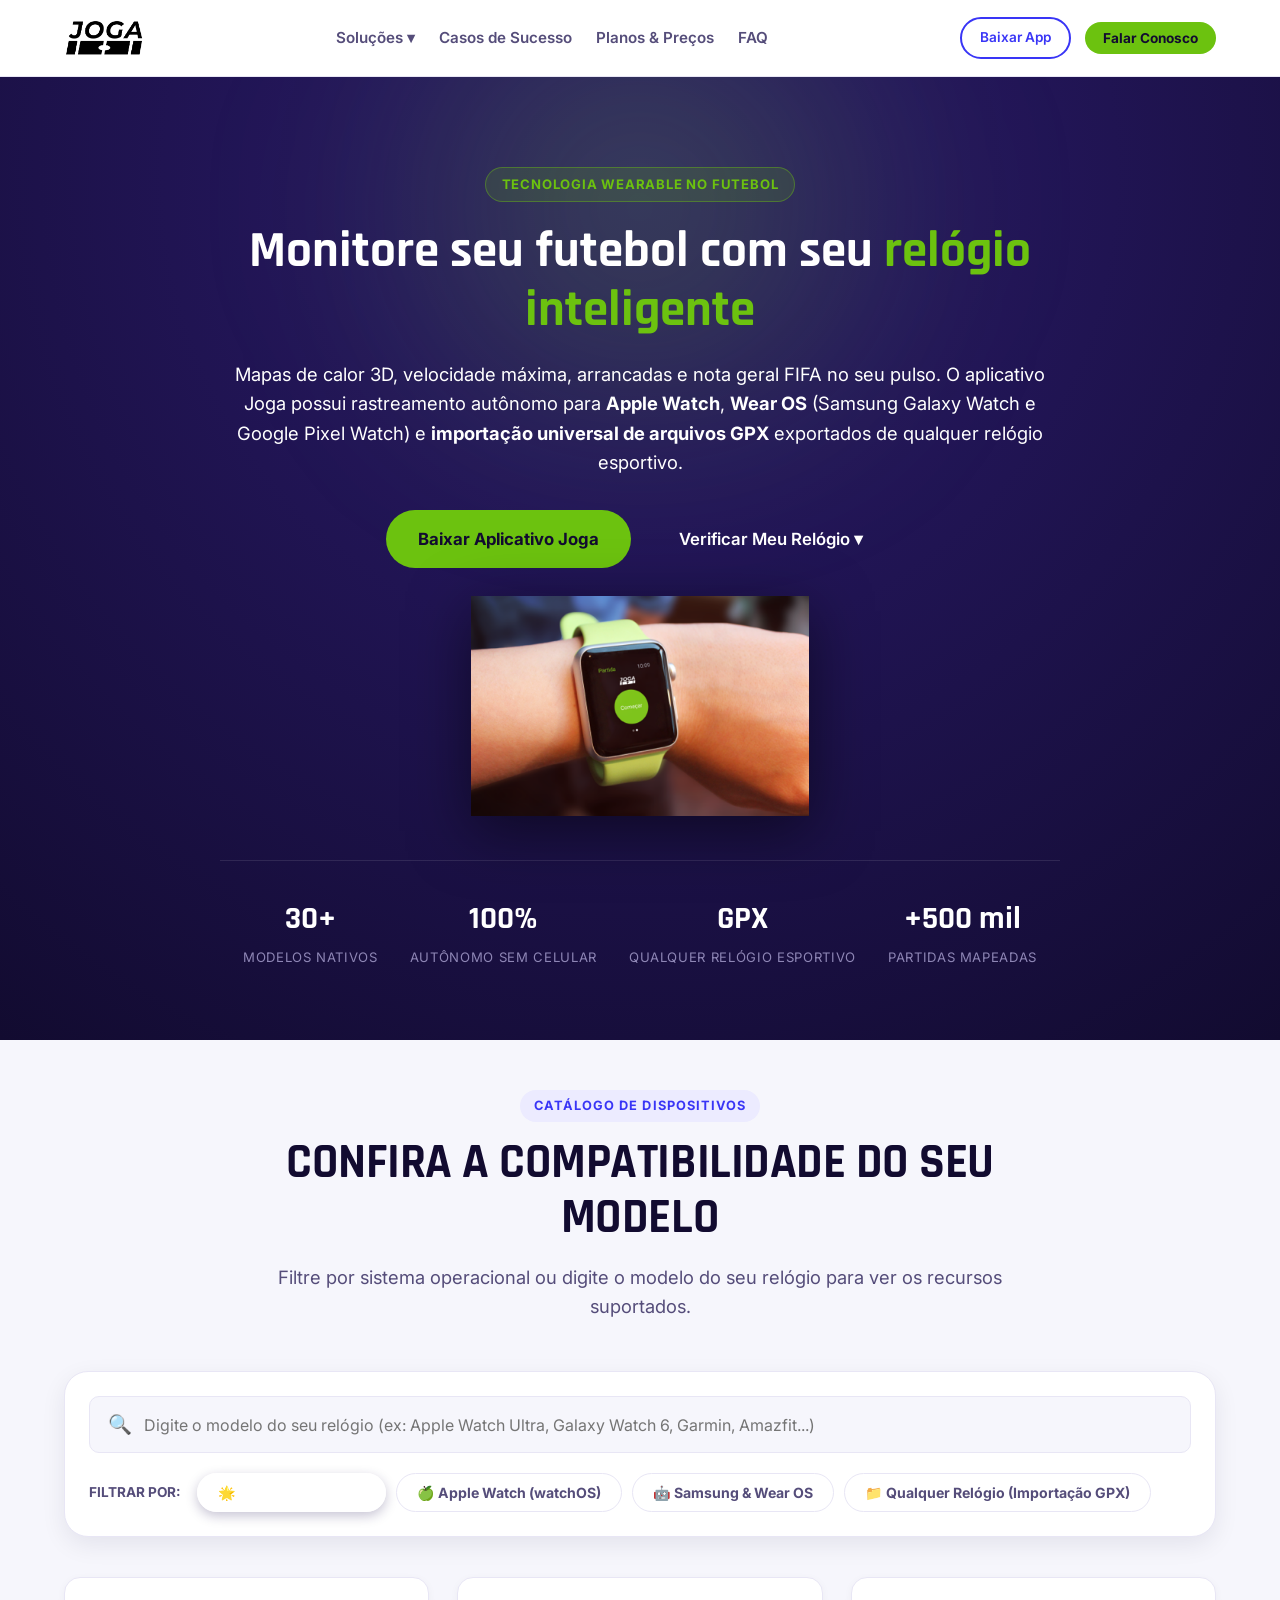
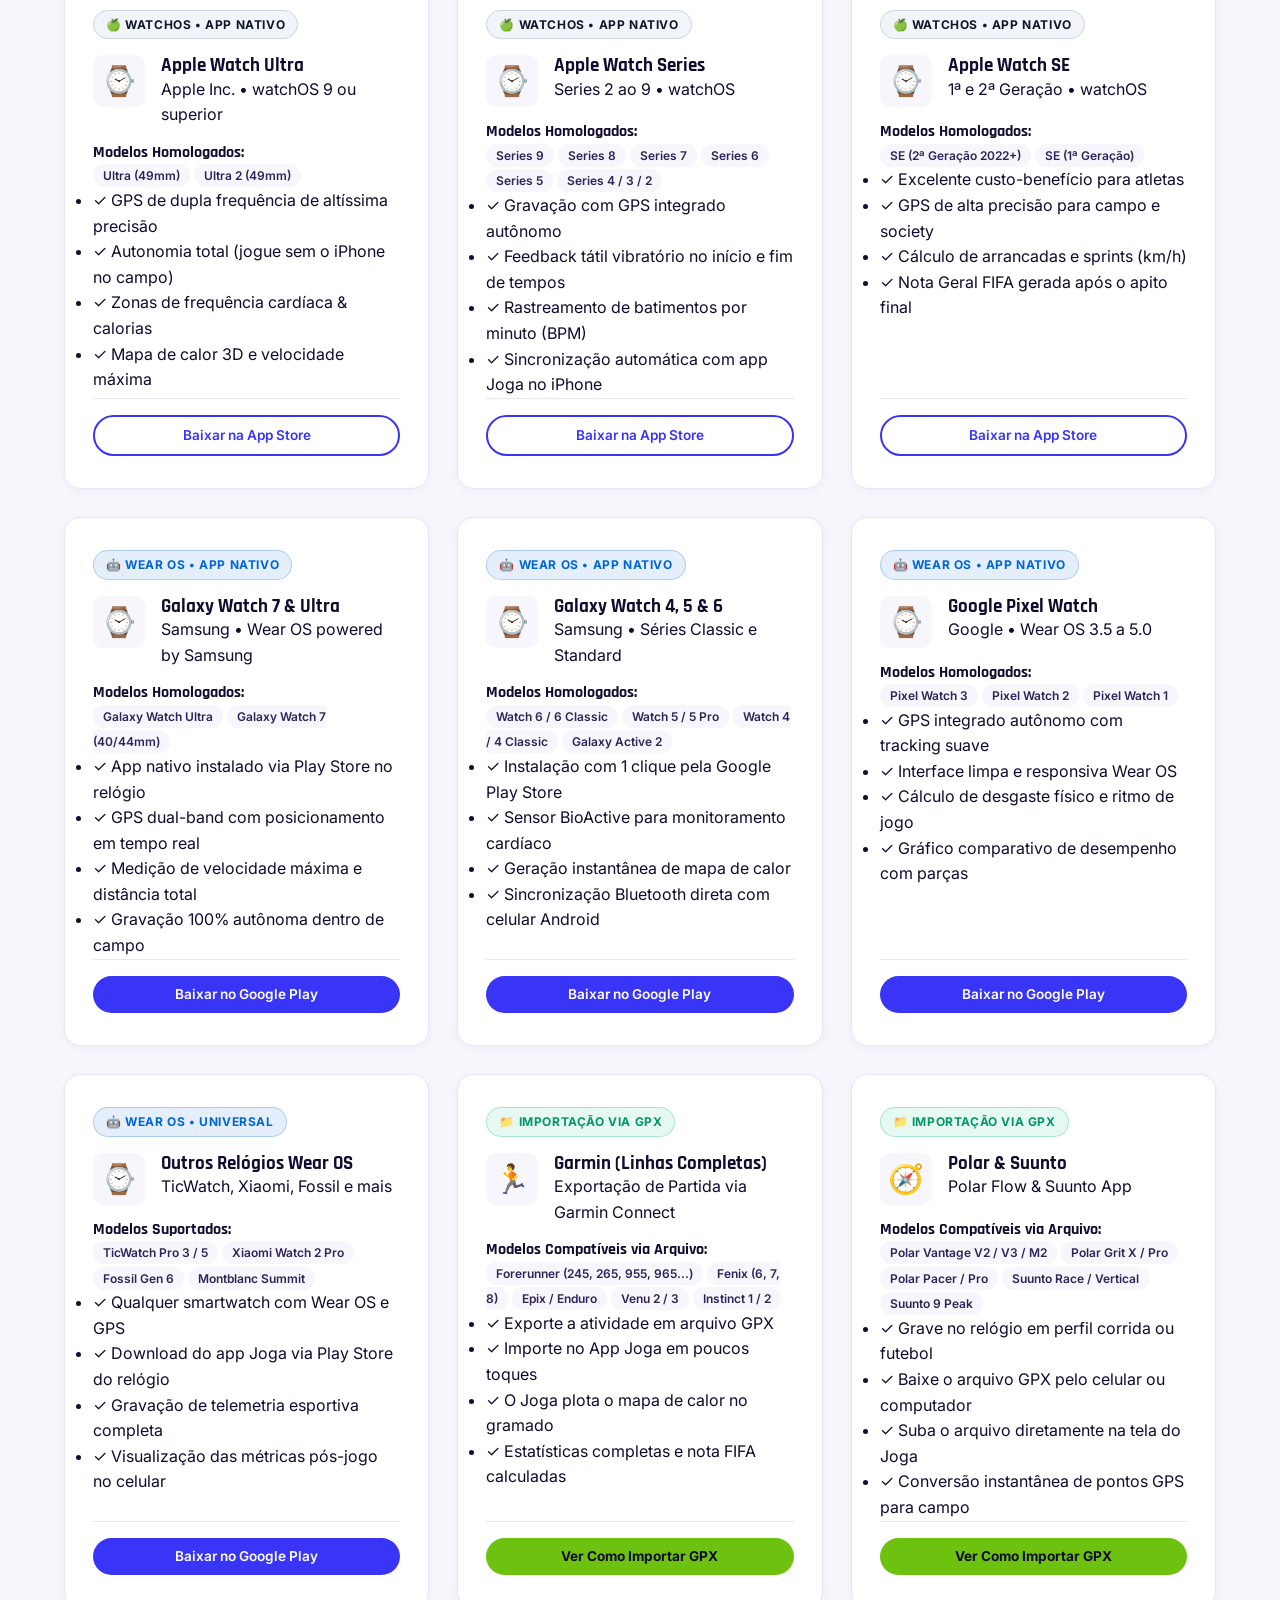
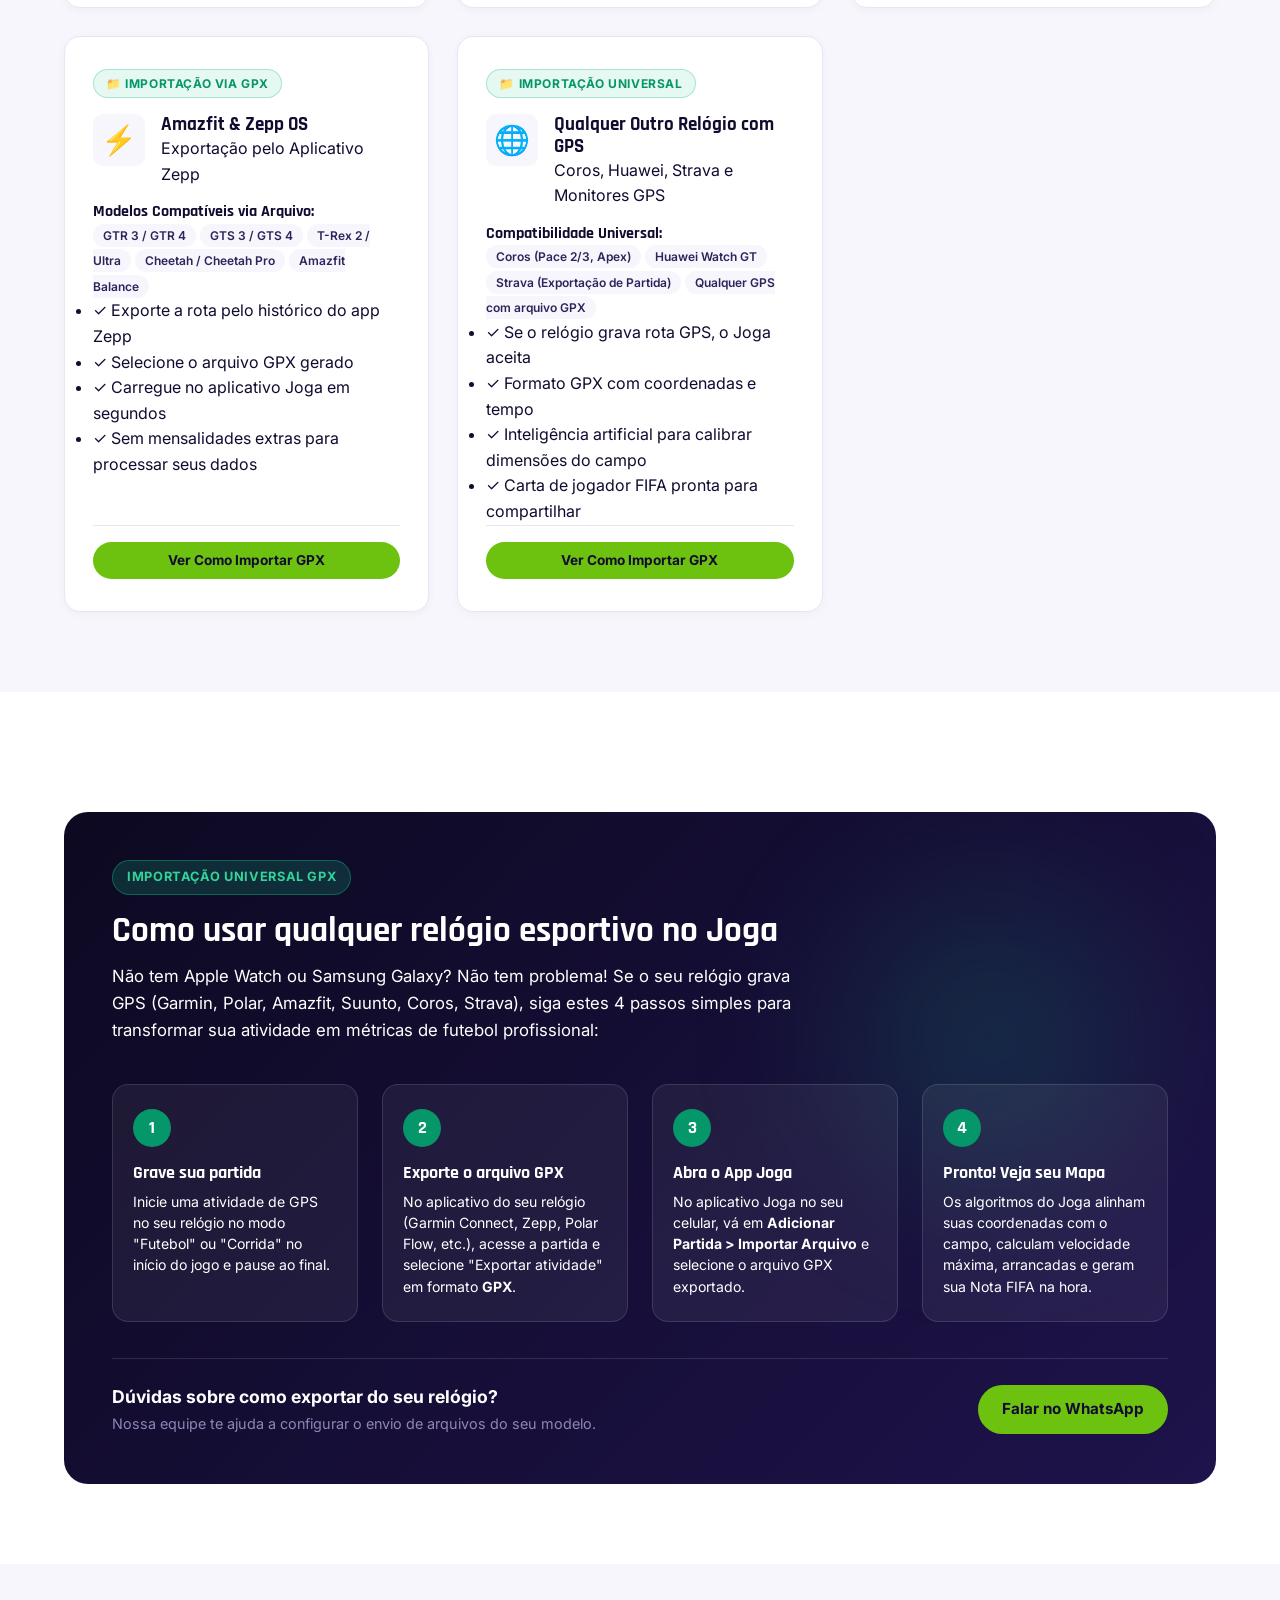
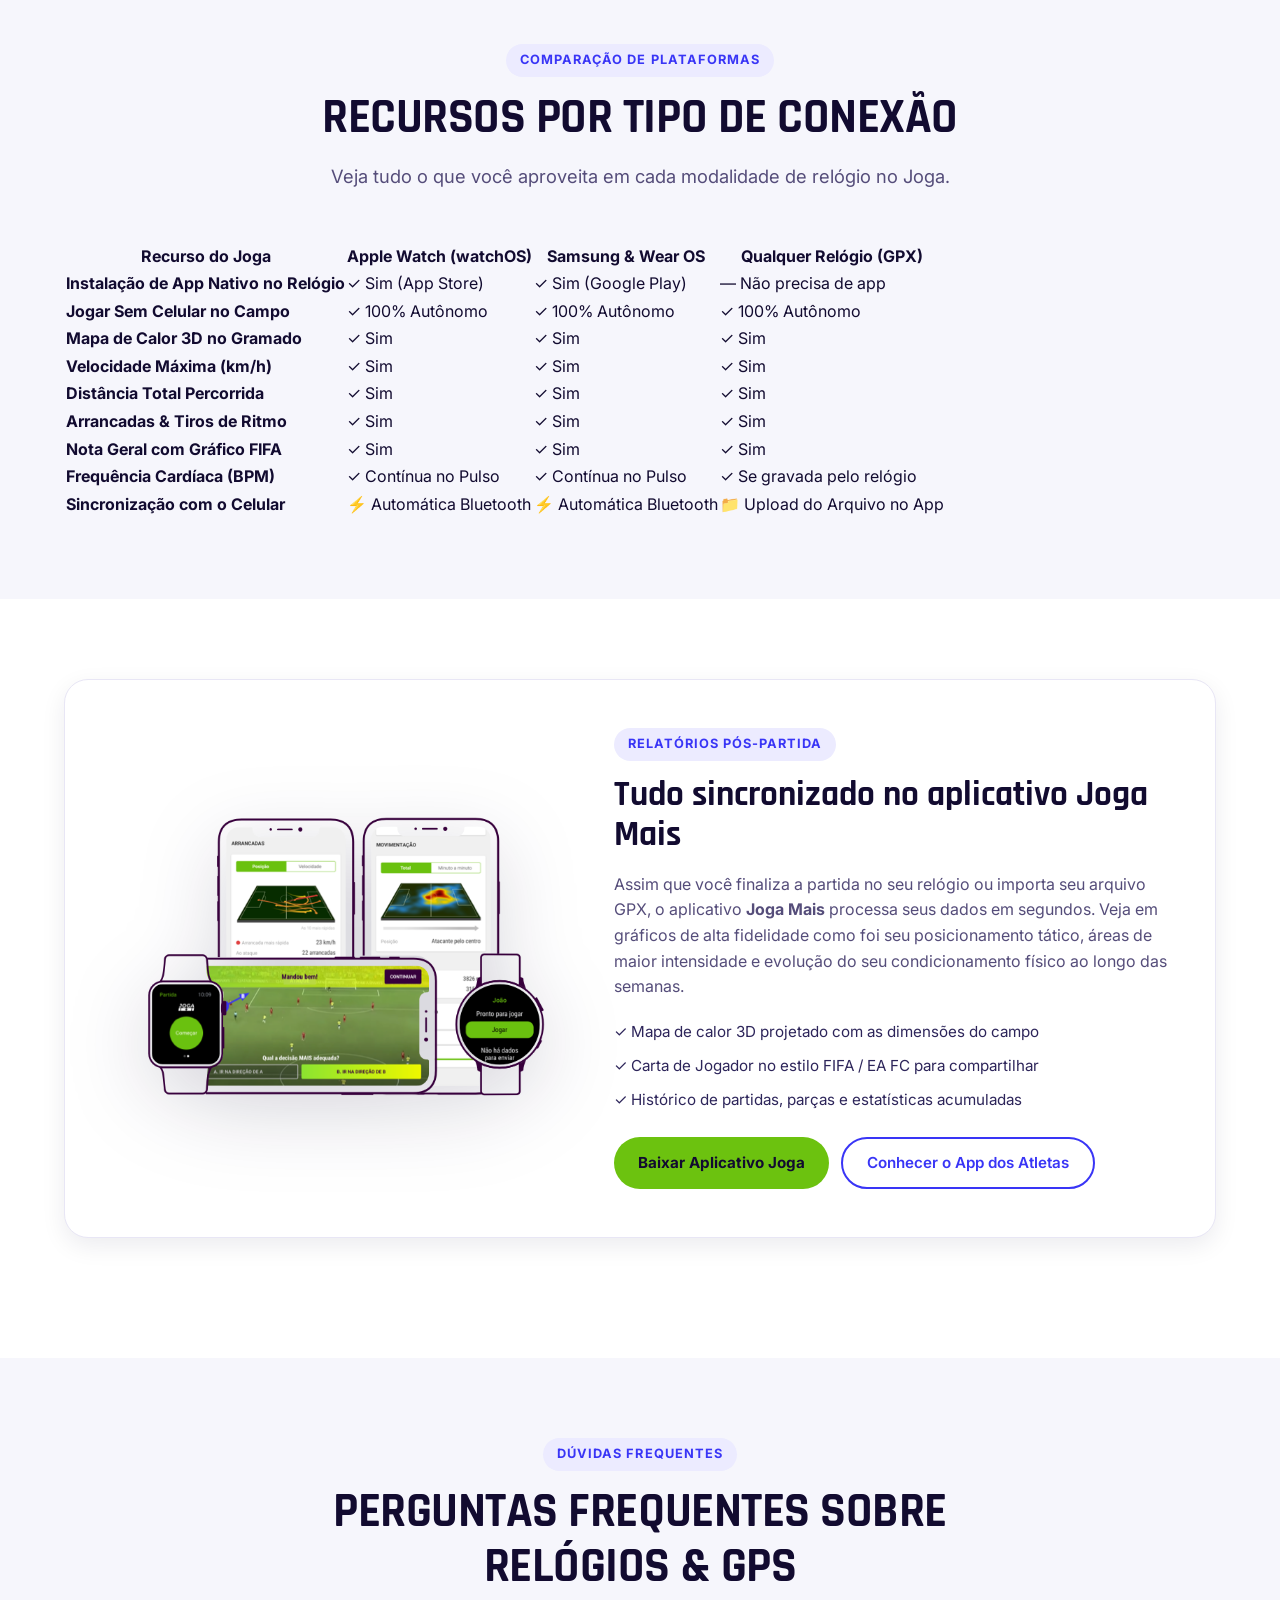
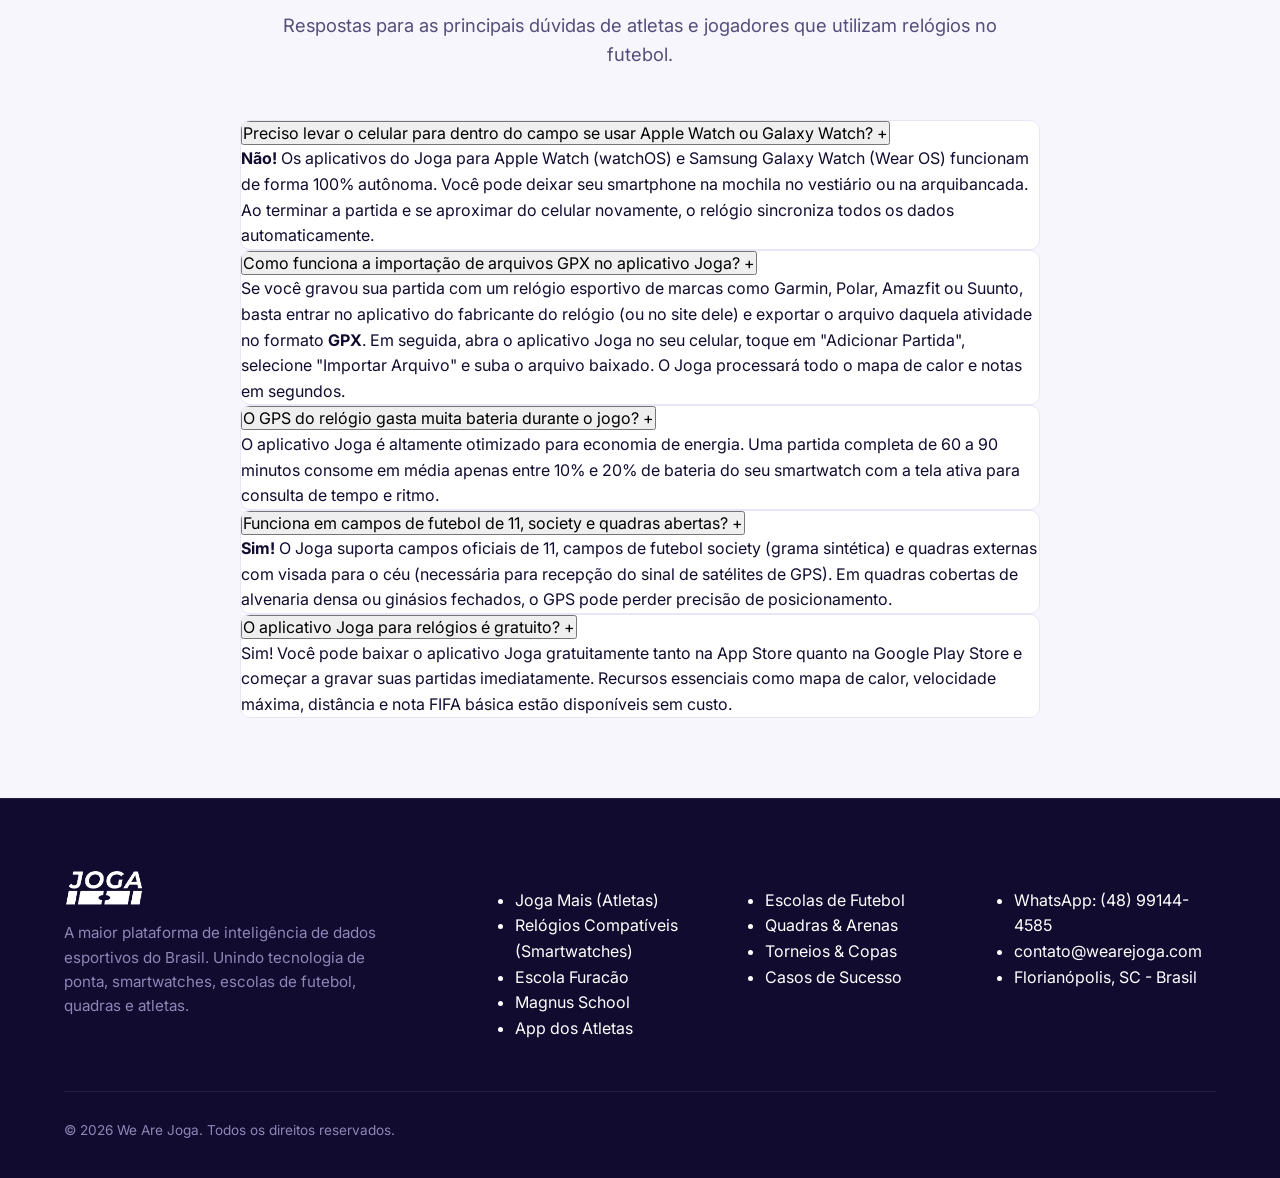
<file: watches.html>
<!DOCTYPE html>
<html lang="pt-BR">
<head>
  <meta charset="UTF-8">
  <meta name="viewport" content="width=device-width, initial-scale=1.0">
  <title>Relógios Compatíveis com o Joga | Apple Watch, Wear OS & Importação GPX</title>
  <meta name="description" content="Descubra todos os smartwatches compatíveis com o aplicativo Joga. Monitore suas partidas com Apple Watch (watchOS), Samsung Galaxy Watch (Wear OS) ou importe arquivos GPX de qualquer relógio esportivo.">
  <meta name="theme-color" content="#0D0921">

  <link rel="preconnect" href="https://fonts.googleapis.com">
  <link rel="preconnect" href="https://fonts.gstatic.com" crossorigin>
  <link href="https://fonts.googleapis.com/css2?family=Inter:wght@400;500;600;700&family=Rajdhani:wght@600;700;800&display=swap" rel="stylesheet">
  <link rel="stylesheet" href="styles.css?v=3.0">
</head>
<body>

  <!-- HEADER -->
  <header class="site-header">
    <div class="container">
      <nav class="navbar">
        <a href="index.html" class="nav-brand">
          <img src="assets/joga-logo.png" alt="Joga" class="brand-logo-img">
        </a>

        <ul class="nav-links">
          <li class="nav-dropdown">
            <a href="javascript:void(0)" class="nav-link">Soluções ▾</a>
            <div class="dropdown-menu">
              <a href="escolas.html" class="dropdown-item">
                <span class="dropdown-item-icon">⚽</span>
                <div class="dropdown-item-text">
                  <strong>Escolas & Clubes</strong>
                  <small>Alunos, chamadas, contratos e e-commerce</small>
                </div>
              </a>
              <a href="quadras.html" class="dropdown-item">
                <span class="dropdown-item-icon">🏟️</span>
                <div class="dropdown-item-text">
                  <strong>Quadras & Arenas</strong>
                  <small>Grade semanal 24/7 e reservas PIX</small>
                </div>
              </a>
              <a href="torneios.html" class="dropdown-item">
                <span class="dropdown-item-icon">🏆</span>
                <div class="dropdown-item-text">
                  <strong>Torneios & Copas</strong>
                  <small>Chaveamento mata-mata e súmula digital</small>
                </div>
              </a>
              <a href="atletas.html" class="dropdown-item">
                <span class="dropdown-item-icon">📱</span>
                <div class="dropdown-item-text">
                  <strong>App dos Atletas</strong>
                  <small>Mapa de calor, notas FIFA e smartwatch</small>
                </div>
              </a>
              <a href="watches.html" class="dropdown-item" style="background: rgba(108, 194, 15, 0.08); border-left: 3px solid var(--joga-lime);">
                <span class="dropdown-item-icon">⌚</span>
                <div class="dropdown-item-text">
                  <strong style="color: var(--joga-navy);">Relógios Compatíveis</strong>
                  <small>watchOS, Wear OS e importação via GPX</small>
                </div>
              </a>
            </div>
          </li>
          <li><a href="casos-de-sucesso.html" class="nav-link">Casos de Sucesso</a></li>
          <li><a href="index.html#pricing" class="nav-link">Planos & Preços</a></li>
          <li><a href="index.html#faq" class="nav-link">FAQ</a></li>
        </ul>

        <div class="nav-actions">
          <a href="app.html" class="btn btn-sm btn-outline-blue">Baixar App</a>
          <button class="btn btn-sm btn-lime" data-open-lead-modal>Falar Conosco</button>

          <button class="mobile-toggle" id="mobile-menu-toggle" aria-label="Menu">
            <span></span>
            <span></span>
            <span></span>
          </button>
        </div>
      </nav>
    </div>
  </header>

  <!-- HERO SECTION -->
  <section class="watches-hero">
    <div class="container">
      <div class="watches-hero-content">
        <span class="watches-hero-badge">TECNOLOGIA WEARABLE NO FUTEBOL</span>
        <h1>Monitore seu futebol com seu <span>relógio inteligente</span></h1>
        <p>
          Mapas de calor 3D, velocidade máxima, arrancadas e nota geral FIFA no seu pulso. O aplicativo Joga possui rastreamento autônomo para <strong>Apple Watch</strong>, <strong>Wear OS</strong> (Samsung Galaxy Watch e Google Pixel Watch) e <strong>importação universal de arquivos GPX</strong> exportados de qualquer relógio esportivo.
        </p>

        <div class="hero-audience-box" style="justify-content: center; margin-bottom: 24px;">
          <a href="app.html" class="btn btn-lg btn-lime">Baixar Aplicativo Joga</a>
          <a href="#checker" class="btn btn-lg btn-outline" style="color: #FFFFFF; border-color: rgba(255,255,255,0.4);">Verificar Meu Relógio ▾</a>
        </div>

        <!-- Real System Smartwatch Image -->
        <div style="max-width: 480px; margin: 28px auto 0; text-align: center;">
          <img src="assets/smartwatch-app.png" alt="Smartwatch com Aplicativo Joga no Pulso" style="max-height: 220px; width: auto; margin: 0 auto; filter: drop-shadow(0 15px 30px rgba(0,0,0,0.5));" loading="lazy">
        </div>

        <div class="watches-hero-stats">
          <div class="watches-hero-stat-item">
            <strong>30+</strong>
            <span>Modelos Nativos</span>
          </div>
          <div class="watches-hero-stat-item">
            <strong>100%</strong>
            <span>Autônomo Sem Celular</span>
          </div>
          <div class="watches-hero-stat-item">
            <strong>GPX</strong>
            <span>Qualquer Relógio Esportivo</span>
          </div>
          <div class="watches-hero-stat-item">
            <strong>+500 mil</strong>
            <span>Partidas Mapeadas</span>
          </div>
        </div>
      </div>
    </div>
  </section>

  <!-- COMPATIBILITY CHECKER & FILTER -->
  <section class="watch-filter-section" id="checker">
    <div class="container">
      <div class="section-header text-center">
        <span class="section-badge badge-blue">CATÁLOGO DE DISPOSITIVOS</span>
        <h2 class="section-title">Confira a compatibilidade do seu modelo</h2>
        <p class="section-subtitle">Filtre por sistema operacional ou digite o modelo do seu relógio para ver os recursos suportados.</p>
      </div>

      <!-- Search & Tabs Filter Box -->
      <div class="watch-search-bar-wrapper">
        <div class="watch-search-input-group">
          <span style="font-size: 1.2rem;">🔍</span>
          <input type="text" id="watch-search-input" placeholder="Digite o modelo do seu relógio (ex: Apple Watch Ultra, Galaxy Watch 6, Garmin, Amazfit...)" aria-label="Buscar modelo de relógio">
        </div>

        <div class="watch-filter-tabs">
          <span style="font-size: 0.85rem; font-weight: 700; color: var(--joga-gray-600); margin-right: 6px;">FILTRAR POR:</span>
          <button class="watch-tab-btn active" data-filter="all">🌟 Todos os Relógios</button>
          <button class="watch-tab-btn" data-filter="watchos">🍏 Apple Watch (watchOS)</button>
          <button class="watch-tab-btn" data-filter="wearos">🤖 Samsung & Wear OS</button>
          <button class="watch-tab-btn" data-filter="gpx">📁 Qualquer Relógio (Importação GPX)</button>
        </div>
      </div>

      <!-- WATCHES CARDS GRID -->
      <div class="watch-cards-grid" id="watch-cards-container">

        <!-- 1. Apple Watch Ultra -->
        <div class="watch-card" data-category="watchos" data-name="apple watch ultra ultra 2 watchos apple">
          <span class="watch-card-badge badge-watchos">🍏 watchOS • App Nativo</span>
          <div class="watch-card-header">
            <div class="watch-card-icon">⌚</div>
            <div class="watch-card-title-group">
              <h3>Apple Watch Ultra</h3>
              <span>Apple Inc. • watchOS 9 ou superior</span>
            </div>
          </div>
          <div class="watch-card-models">
            <h4>Modelos Homologados:</h4>
            <div class="watch-model-chips">
              <span class="model-chip highlight">Ultra (49mm)</span>
              <span class="model-chip highlight">Ultra 2 (49mm)</span>
            </div>
          </div>
          <ul class="watch-card-features">
            <li><span class="check">✓</span> GPS de dupla frequência de altíssima precisão</li>
            <li><span class="check">✓</span> Autonomia total (jogue sem o iPhone no campo)</li>
            <li><span class="check">✓</span> Zonas de frequência cardíaca & calorias</li>
            <li><span class="check">✓</span> Mapa de calor 3D e velocidade máxima</li>
          </ul>
          <div class="watch-card-footer">
            <a href="https://apps.apple.com/br/app/joga-futebol-gps-joga-mais/id1219358060" target="_blank" rel="noopener" class="btn btn-sm btn-outline-blue" style="width: 100%; text-align: center;">Baixar na App Store</a>
          </div>
        </div>

        <!-- 2. Apple Watch Series -->
        <div class="watch-card" data-category="watchos" data-name="apple watch series 9 series 8 series 7 series 6 series 5 series 4 series 3 series 2 watchos apple">
          <span class="watch-card-badge badge-watchos">🍏 watchOS • App Nativo</span>
          <div class="watch-card-header">
            <div class="watch-card-icon">⌚</div>
            <div class="watch-card-title-group">
              <h3>Apple Watch Series</h3>
              <span>Series 2 ao 9 • watchOS</span>
            </div>
          </div>
          <div class="watch-card-models">
            <h4>Modelos Homologados:</h4>
            <div class="watch-model-chips">
              <span class="model-chip highlight">Series 9</span>
              <span class="model-chip highlight">Series 8</span>
              <span class="model-chip">Series 7</span>
              <span class="model-chip">Series 6</span>
              <span class="model-chip">Series 5</span>
              <span class="model-chip">Series 4 / 3 / 2</span>
            </div>
          </div>
          <ul class="watch-card-features">
            <li><span class="check">✓</span> Gravação com GPS integrado autônomo</li>
            <li><span class="check">✓</span> Feedback tátil vibratório no início e fim de tempos</li>
            <li><span class="check">✓</span> Rastreamento de batimentos por minuto (BPM)</li>
            <li><span class="check">✓</span> Sincronização automática com app Joga no iPhone</li>
          </ul>
          <div class="watch-card-footer">
            <a href="https://apps.apple.com/br/app/joga-futebol-gps-joga-mais/id1219358060" target="_blank" rel="noopener" class="btn btn-sm btn-outline-blue" style="width: 100%; text-align: center;">Baixar na App Store</a>
          </div>
        </div>

        <!-- 3. Apple Watch SE -->
        <div class="watch-card" data-category="watchos" data-name="apple watch se se 2 geracao watchos apple">
          <span class="watch-card-badge badge-watchos">🍏 watchOS • App Nativo</span>
          <div class="watch-card-header">
            <div class="watch-card-icon">⌚</div>
            <div class="watch-card-title-group">
              <h3>Apple Watch SE</h3>
              <span>1ª e 2ª Geração • watchOS</span>
            </div>
          </div>
          <div class="watch-card-models">
            <h4>Modelos Homologados:</h4>
            <div class="watch-model-chips">
              <span class="model-chip highlight">SE (2ª Geração 2022+)</span>
              <span class="model-chip">SE (1ª Geração)</span>
            </div>
          </div>
          <ul class="watch-card-features">
            <li><span class="check">✓</span> Excelente custo-benefício para atletas</li>
            <li><span class="check">✓</span> GPS de alta precisão para campo e society</li>
            <li><span class="check">✓</span> Cálculo de arrancadas e sprints (km/h)</li>
            <li><span class="check">✓</span> Nota Geral FIFA gerada após o apito final</li>
          </ul>
          <div class="watch-card-footer">
            <a href="https://apps.apple.com/br/app/joga-futebol-gps-joga-mais/id1219358060" target="_blank" rel="noopener" class="btn btn-sm btn-outline-blue" style="width: 100%; text-align: center;">Baixar na App Store</a>
          </div>
        </div>

        <!-- 4. Samsung Galaxy Watch 7 & Ultra -->
        <div class="watch-card" data-category="wearos" data-name="samsung galaxy watch 7 watch ultra wear os android">
          <span class="watch-card-badge badge-wearos">🤖 Wear OS • App Nativo</span>
          <div class="watch-card-header">
            <div class="watch-card-icon">⌚</div>
            <div class="watch-card-title-group">
              <h3>Galaxy Watch 7 & Ultra</h3>
              <span>Samsung • Wear OS powered by Samsung</span>
            </div>
          </div>
          <div class="watch-card-models">
            <h4>Modelos Homologados:</h4>
            <div class="watch-model-chips">
              <span class="model-chip highlight">Galaxy Watch Ultra</span>
              <span class="model-chip highlight">Galaxy Watch 7 (40/44mm)</span>
            </div>
          </div>
          <ul class="watch-card-features">
            <li><span class="check">✓</span> App nativo instalado via Play Store no relógio</li>
            <li><span class="check">✓</span> GPS dual-band com posicionamento em tempo real</li>
            <li><span class="check">✓</span> Medição de velocidade máxima e distância total</li>
            <li><span class="check">✓</span> Gravação 100% autônoma dentro de campo</li>
          </ul>
          <div class="watch-card-footer">
            <a href="https://play.google.com/store/apps/details?id=com.ionicframework.jogamaisperformance474307" target="_blank" rel="noopener" class="btn btn-sm btn-blue" style="width: 100%; text-align: center;">Baixar no Google Play</a>
          </div>
        </div>

        <!-- 5. Samsung Galaxy Watch 4, 5 e 6 -->
        <div class="watch-card" data-category="wearos" data-name="samsung galaxy watch 6 watch 5 watch 4 classic active 2 wear os android">
          <span class="watch-card-badge badge-wearos">🤖 Wear OS • App Nativo</span>
          <div class="watch-card-header">
            <div class="watch-card-icon">⌚</div>
            <div class="watch-card-title-group">
              <h3>Galaxy Watch 4, 5 & 6</h3>
              <span>Samsung • Séries Classic e Standard</span>
            </div>
          </div>
          <div class="watch-card-models">
            <h4>Modelos Homologados:</h4>
            <div class="watch-model-chips">
              <span class="model-chip highlight">Watch 6 / 6 Classic</span>
              <span class="model-chip highlight">Watch 5 / 5 Pro</span>
              <span class="model-chip">Watch 4 / 4 Classic</span>
              <span class="model-chip">Galaxy Active 2</span>
            </div>
          </div>
          <ul class="watch-card-features">
            <li><span class="check">✓</span> Instalação com 1 clique pela Google Play Store</li>
            <li><span class="check">✓</span> Sensor BioActive para monitoramento cardíaco</li>
            <li><span class="check">✓</span> Geração instantânea de mapa de calor</li>
            <li><span class="check">✓</span> Sincronização Bluetooth direta com celular Android</li>
          </ul>
          <div class="watch-card-footer">
            <a href="https://play.google.com/store/apps/details?id=com.ionicframework.jogamaisperformance474307" target="_blank" rel="noopener" class="btn btn-sm btn-blue" style="width: 100%; text-align: center;">Baixar no Google Play</a>
          </div>
        </div>

        <!-- 6. Google Pixel Watch -->
        <div class="watch-card" data-category="wearos" data-name="google pixel watch pixel watch 2 pixel watch 3 wear os android">
          <span class="watch-card-badge badge-wearos">🤖 Wear OS • App Nativo</span>
          <div class="watch-card-header">
            <div class="watch-card-icon">⌚</div>
            <div class="watch-card-title-group">
              <h3>Google Pixel Watch</h3>
              <span>Google • Wear OS 3.5 a 5.0</span>
            </div>
          </div>
          <div class="watch-card-models">
            <h4>Modelos Homologados:</h4>
            <div class="watch-model-chips">
              <span class="model-chip highlight">Pixel Watch 3</span>
              <span class="model-chip highlight">Pixel Watch 2</span>
              <span class="model-chip">Pixel Watch 1</span>
            </div>
          </div>
          <ul class="watch-card-features">
            <li><span class="check">✓</span> GPS integrado autônomo com tracking suave</li>
            <li><span class="check">✓</span> Interface limpa e responsiva Wear OS</li>
            <li><span class="check">✓</span> Cálculo de desgaste físico e ritmo de jogo</li>
            <li><span class="check">✓</span> Gráfico comparativo de desempenho com parças</li>
          </ul>
          <div class="watch-card-footer">
            <a href="https://play.google.com/store/apps/details?id=com.ionicframework.jogamaisperformance474307" target="_blank" rel="noopener" class="btn btn-sm btn-blue" style="width: 100%; text-align: center;">Baixar no Google Play</a>
          </div>
        </div>

        <!-- 7. Outros Smartwatches Wear OS -->
        <div class="watch-card" data-category="wearos" data-name="ticwatch fossil gen 6 xiaomi watch 2 pro wear os android outros relogios">
          <span class="watch-card-badge badge-wearos">🤖 Wear OS • Universal</span>
          <div class="watch-card-header">
            <div class="watch-card-icon">⌚</div>
            <div class="watch-card-title-group">
              <h3>Outros Relógios Wear OS</h3>
              <span>TicWatch, Xiaomi, Fossil e mais</span>
            </div>
          </div>
          <div class="watch-card-models">
            <h4>Modelos Suportados:</h4>
            <div class="watch-model-chips">
              <span class="model-chip">TicWatch Pro 3 / 5</span>
              <span class="model-chip">Xiaomi Watch 2 Pro</span>
              <span class="model-chip">Fossil Gen 6</span>
              <span class="model-chip">Montblanc Summit</span>
            </div>
          </div>
          <ul class="watch-card-features">
            <li><span class="check">✓</span> Qualquer smartwatch com Wear OS e GPS</li>
            <li><span class="check">✓</span> Download do app Joga via Play Store do relógio</li>
            <li><span class="check">✓</span> Gravação de telemetria esportiva completa</li>
            <li><span class="check">✓</span> Visualização das métricas pós-jogo no celular</li>
          </ul>
          <div class="watch-card-footer">
            <a href="https://play.google.com/store/apps/details?id=com.ionicframework.jogamaisperformance474307" target="_blank" rel="noopener" class="btn btn-sm btn-blue" style="width: 100%; text-align: center;">Baixar no Google Play</a>
          </div>
        </div>

        <!-- 8. Garmin (Importação GPX) -->
        <div class="watch-card" data-category="gpx" data-name="garmin forerunner fenix epix venu instinct vivoactive gpx importacao">
          <span class="watch-card-badge badge-gpx">📁 Importação via GPX</span>
          <div class="watch-card-header">
            <div class="watch-card-icon">🏃</div>
            <div class="watch-card-title-group">
              <h3>Garmin (Linhas Completas)</h3>
              <span>Exportação de Partida via Garmin Connect</span>
            </div>
          </div>
          <div class="watch-card-models">
            <h4>Modelos Compatíveis via Arquivo:</h4>
            <div class="watch-model-chips">
              <span class="model-chip highlight">Forerunner (245, 265, 955, 965...)</span>
              <span class="model-chip highlight">Fenix (6, 7, 8)</span>
              <span class="model-chip">Epix / Enduro</span>
              <span class="model-chip">Venu 2 / 3</span>
              <span class="model-chip">Instinct 1 / 2</span>
            </div>
          </div>
          <ul class="watch-card-features">
            <li><span class="check">✓</span> Exporte a atividade em arquivo GPX</li>
            <li><span class="check">✓</span> Importe no App Joga em poucos toques</li>
            <li><span class="check">✓</span> O Joga plota o mapa de calor no gramado</li>
            <li><span class="check">✓</span> Estatísticas completas e nota FIFA calculadas</li>
          </ul>
          <div class="watch-card-footer">
            <a href="#gpx-guide" class="btn btn-sm btn-lime" style="width: 100%; text-align: center;">Ver Como Importar GPX</a>
          </div>
        </div>

        <!-- 9. Polar & Suunto (Importação GPX) -->
        <div class="watch-card" data-category="gpx" data-name="polar vantage pacer grit x suunto race vertical 9 peak gpx importacao">
          <span class="watch-card-badge badge-gpx">📁 Importação via GPX</span>
          <div class="watch-card-header">
            <div class="watch-card-icon">🧭</div>
            <div class="watch-card-title-group">
              <h3>Polar & Suunto</h3>
              <span>Polar Flow & Suunto App</span>
            </div>
          </div>
          <div class="watch-card-models">
            <h4>Modelos Compatíveis via Arquivo:</h4>
            <div class="watch-model-chips">
              <span class="model-chip highlight">Polar Vantage V2 / V3 / M2</span>
              <span class="model-chip">Polar Grit X / Pro</span>
              <span class="model-chip">Polar Pacer / Pro</span>
              <span class="model-chip highlight">Suunto Race / Vertical</span>
              <span class="model-chip">Suunto 9 Peak</span>
            </div>
          </div>
          <ul class="watch-card-features">
            <li><span class="check">✓</span> Grave no relógio em perfil corrida ou futebol</li>
            <li><span class="check">✓</span> Baixe o arquivo GPX pelo celular ou computador</li>
            <li><span class="check">✓</span> Suba o arquivo diretamente na tela do Joga</li>
            <li><span class="check">✓</span> Conversão instantânea de pontos GPS para campo</li>
          </ul>
          <div class="watch-card-footer">
            <a href="#gpx-guide" class="btn btn-sm btn-lime" style="width: 100%; text-align: center;">Ver Como Importar GPX</a>
          </div>
        </div>

        <!-- 10. Amazfit & Zepp (Importação GPX) -->
        <div class="watch-card" data-category="gpx" data-name="amazfit gtr gts t-rex cheetah balance bip zepp gpx importacao">
          <span class="watch-card-badge badge-gpx">📁 Importação via GPX</span>
          <div class="watch-card-header">
            <div class="watch-card-icon">⚡</div>
            <div class="watch-card-title-group">
              <h3>Amazfit & Zepp OS</h3>
              <span>Exportação pelo Aplicativo Zepp</span>
            </div>
          </div>
          <div class="watch-card-models">
            <h4>Modelos Compatíveis via Arquivo:</h4>
            <div class="watch-model-chips">
              <span class="model-chip highlight">GTR 3 / GTR 4</span>
              <span class="model-chip highlight">GTS 3 / GTS 4</span>
              <span class="model-chip">T-Rex 2 / Ultra</span>
              <span class="model-chip">Cheetah / Cheetah Pro</span>
              <span class="model-chip">Amazfit Balance</span>
            </div>
          </div>
          <ul class="watch-card-features">
            <li><span class="check">✓</span> Exporte a rota pelo histórico do app Zepp</li>
            <li><span class="check">✓</span> Selecione o arquivo GPX gerado</li>
            <li><span class="check">✓</span> Carregue no aplicativo Joga em segundos</li>
            <li><span class="check">✓</span> Sem mensalidades extras para processar seus dados</li>
          </ul>
          <div class="watch-card-footer">
            <a href="#gpx-guide" class="btn btn-sm btn-lime" style="width: 100%; text-align: center;">Ver Como Importar GPX</a>
          </div>
        </div>

        <!-- 11. Qualquer Dispositivo com GPS / Strava / Coros (Importação GPX) -->
        <div class="watch-card" data-category="gpx" data-name="qualquer relogio strava coros pace apex huawei fit outros monitores gpx importacao">
          <span class="watch-card-badge badge-gpx">📁 Importação Universal</span>
          <div class="watch-card-header">
            <div class="watch-card-icon">🌐</div>
            <div class="watch-card-title-group">
              <h3>Qualquer Outro Relógio com GPS</h3>
              <span>Coros, Huawei, Strava e Monitores GPS</span>
            </div>
          </div>
          <div class="watch-card-models">
            <h4>Compatibilidade Universal:</h4>
            <div class="watch-model-chips">
              <span class="model-chip highlight">Coros (Pace 2/3, Apex)</span>
              <span class="model-chip">Huawei Watch GT</span>
              <span class="model-chip">Strava (Exportação de Partida)</span>
              <span class="model-chip">Qualquer GPS com arquivo GPX</span>
            </div>
          </div>
          <ul class="watch-card-features">
            <li><span class="check">✓</span> Se o relógio grava rota GPS, o Joga aceita</li>
            <li><span class="check">✓</span> Formato GPX com coordenadas e tempo</li>
            <li><span class="check">✓</span> Inteligência artificial para calibrar dimensões do campo</li>
            <li><span class="check">✓</span> Carta de jogador FIFA pronta para compartilhar</li>
          </ul>
          <div class="watch-card-footer">
            <a href="#gpx-guide" class="btn btn-sm btn-lime" style="width: 100%; text-align: center;">Ver Como Importar GPX</a>
          </div>
        </div>

      </div>

      <!-- No Results Message -->
      <div id="watch-no-results" style="display: none; text-align: center; padding: 50px 20px; background: #FFFFFF; border-radius: var(--radius-lg); border: 1px dashed var(--border-color); margin-top: 24px;">
        <span style="font-size: 3rem;">🔍</span>
        <h3 style="color: var(--joga-dark); margin: 12px 0 8px;">Nenhum modelo encontrado com esse nome</h3>
        <p style="color: var(--joga-gray-600); max-width: 500px; margin: 0 auto 20px;">
          Não se preocupe! Mesmo que seu relógio não esteja listado nominalmente, <strong>se ele permite exportar arquivos GPX, você conseguirá utilizá-lo no Joga normalmente</strong>.
        </p>
        <button class="btn btn-sm btn-outline-blue" id="btn-reset-filters">Limpar Filtros e Ver Todos</button>
      </div>

    </div>
  </section>

  <!-- GPX STEP BY STEP GUIDE -->
  <section class="gpx-flow-section" id="gpx-guide">
    <div class="container">
      <div class="gpx-guide-box">
        <div class="gpx-guide-header">
          <span class="app-badge-tag" style="background: rgba(16, 185, 129, 0.2); color: #34d399; border-color: rgba(16, 185, 129, 0.4); margin-bottom: 16px;">
            IMPORTAÇÃO UNIVERSAL GPX
          </span>
          <h3>Como usar qualquer relógio esportivo no Joga</h3>
          <p>
            Não tem Apple Watch ou Samsung Galaxy? Não tem problema! Se o seu relógio grava GPS (Garmin, Polar, Amazfit, Suunto, Coros, Strava), siga estes 4 passos simples para transformar sua atividade em métricas de futebol profissional:
          </p>
        </div>

        <div class="gpx-steps-grid">
          <!-- Passo 1 -->
          <div class="gpx-step-item">
            <div class="gpx-step-num">1</div>
            <h4>Grave sua partida</h4>
            <p>Inicie uma atividade de GPS no seu relógio no modo "Futebol" ou "Corrida" no início do jogo e pause ao final.</p>
          </div>

          <!-- Passo 2 -->
          <div class="gpx-step-item">
            <div class="gpx-step-num">2</div>
            <h4>Exporte o arquivo GPX</h4>
            <p>No aplicativo do seu relógio (Garmin Connect, Zepp, Polar Flow, etc.), acesse a partida e selecione "Exportar atividade" em formato <strong>GPX</strong>.</p>
          </div>

          <!-- Passo 3 -->
          <div class="gpx-step-item">
            <div class="gpx-step-num">3</div>
            <h4>Abra o App Joga</h4>
            <p>No aplicativo Joga no seu celular, vá em <strong>Adicionar Partida > Importar Arquivo</strong> e selecione o arquivo GPX exportado.</p>
          </div>

          <!-- Passo 4 -->
          <div class="gpx-step-item">
            <div class="gpx-step-num">4</div>
            <h4>Pronto! Veja seu Mapa</h4>
            <p>Os algoritmos do Joga alinham suas coordenadas com o campo, calculam velocidade máxima, arrancadas e geram sua Nota FIFA na hora.</p>
          </div>
        </div>

        <div style="margin-top: 36px; padding-top: 24px; border-top: 1px solid rgba(255,255,255,0.12); display: flex; align-items: center; justify-content: space-between; flex-wrap: wrap; gap: 16px; position: relative; z-index: 2;">
          <div>
            <strong style="color: #FFFFFF; font-size: 1.1rem; display: block;">Dúvidas sobre como exportar do seu relógio?</strong>
            <span style="color: var(--joga-gray-400); font-size: 0.9rem;">Nossa equipe te ajuda a configurar o envio de arquivos do seu modelo.</span>
          </div>
          <a href="https://wa.me/5548991444585?text=Ol%C3%A1%2C%20gostaria%20de%20ajuda%20para%20importar%20arquivos%20GPX%20do%20meu%20rel%C3%B3gio%20no%20Joga" target="_blank" rel="noopener" class="btn btn-lime">Falar no WhatsApp</a>
        </div>
      </div>
    </div>
  </section>

  <!-- COMPARISON TABLE SECTION -->
  <section class="watch-compare-section">
    <div class="container">
      <div class="section-header text-center">
        <span class="section-badge badge-blue">COMPARAÇÃO DE PLATAFORMAS</span>
        <h2 class="section-title">Recursos por Tipo de Conexão</h2>
        <p class="section-subtitle">Veja tudo o que você aproveita em cada modalidade de relógio no Joga.</p>
      </div>

      <div class="watch-compare-table-wrapper">
        <table class="watch-compare-table">
          <thead>
            <tr>
              <th>Recurso do Joga</th>
              <th>Apple Watch (watchOS)</th>
              <th>Samsung & Wear OS</th>
              <th>Qualquer Relógio (GPX)</th>
            </tr>
          </thead>
          <tbody>
            <tr>
              <td><strong>Instalação de App Nativo no Relógio</strong></td>
              <td><span class="table-check">✓ Sim (App Store)</span></td>
              <td><span class="table-check">✓ Sim (Google Play)</span></td>
              <td><span class="table-cross">— Não precisa de app</span></td>
            </tr>
            <tr>
              <td><strong>Jogar Sem Celular no Campo</strong></td>
              <td><span class="table-check">✓ 100% Autônomo</span></td>
              <td><span class="table-check">✓ 100% Autônomo</span></td>
              <td><span class="table-check">✓ 100% Autônomo</span></td>
            </tr>
            <tr>
              <td><strong>Mapa de Calor 3D no Gramado</strong></td>
              <td><span class="table-check">✓ Sim</span></td>
              <td><span class="table-check">✓ Sim</span></td>
              <td><span class="table-check">✓ Sim</span></td>
            </tr>
            <tr>
              <td><strong>Velocidade Máxima (km/h)</strong></td>
              <td><span class="table-check">✓ Sim</span></td>
              <td><span class="table-check">✓ Sim</span></td>
              <td><span class="table-check">✓ Sim</span></td>
            </tr>
            <tr>
              <td><strong>Distância Total Percorrida</strong></td>
              <td><span class="table-check">✓ Sim</span></td>
              <td><span class="table-check">✓ Sim</span></td>
              <td><span class="table-check">✓ Sim</span></td>
            </tr>
            <tr>
              <td><strong>Arrancadas & Tiros de Ritmo</strong></td>
              <td><span class="table-check">✓ Sim</span></td>
              <td><span class="table-check">✓ Sim</span></td>
              <td><span class="table-check">✓ Sim</span></td>
            </tr>
            <tr>
              <td><strong>Nota Geral com Gráfico FIFA</strong></td>
              <td><span class="table-check">✓ Sim</span></td>
              <td><span class="table-check">✓ Sim</span></td>
              <td><span class="table-check">✓ Sim</span></td>
            </tr>
            <tr>
              <td><strong>Frequência Cardíaca (BPM)</strong></td>
              <td><span class="table-check">✓ Contínua no Pulso</span></td>
              <td><span class="table-check">✓ Contínua no Pulso</span></td>
              <td><span class="table-check">✓ Se gravada pelo relógio</span></td>
            </tr>
            <tr>
              <td><strong>Sincronização com o Celular</strong></td>
              <td><span class="table-check">⚡ Automática Bluetooth</span></td>
              <td><span class="table-check">⚡ Automática Bluetooth</span></td>
              <td><span class="table-check">📁 Upload do Arquivo no App</span></td>
            </tr>
          </tbody>
        </table>
      </div>
    </div>
  </section>

  <!-- SMARTPHONE POST-MATCH EXPERIENCE -->
  <section class="section section-bg-white">
    <div class="container">
      <div class="escolas-feature-box" style="grid-template-columns: 1fr 1.2fr; gap: 40px; align-items: center;">
        <div style="text-align: center;">
          <img src="assets/app-celular-mapa-calor.png" alt="Aplicativo Joga Mais no Smartphone com Mapa de Calor 3D" style="max-height: 300px; width: auto; margin: 0 auto; filter: drop-shadow(0 20px 40px rgba(18,11,48,0.18));" loading="lazy">
        </div>
        <div>
          <span class="section-badge badge-blue">RELATÓRIOS PÓS-PARTIDA</span>
          <h3 style="font-size: 2.2rem; margin-bottom: 16px; color: var(--joga-dark);">Tudo sincronizado no aplicativo Joga Mais</h3>
          <p style="color: var(--joga-gray-600); margin-bottom: 20px; line-height: 1.6;">
            Assim que você finaliza a partida no seu relógio ou importa seu arquivo GPX, o aplicativo <strong>Joga Mais</strong> processa seus dados em segundos. Veja em gráficos de alta fidelidade como foi seu posicionamento tático, áreas de maior intensidade e evolução do seu condicionamento físico ao longo das semanas.
          </p>
          <ul style="list-style: none; display: flex; flex-direction: column; gap: 10px; font-size: 0.95rem; color: var(--joga-gray-800); margin-bottom: 24px;">
            <li>✓ Mapa de calor 3D projetado com as dimensões do campo</li>
            <li>✓ Carta de Jogador no estilo FIFA / EA FC para compartilhar</li>
            <li>✓ Histórico de partidas, parças e estatísticas acumuladas</li>
          </ul>
          <div style="display: flex; gap: 12px; flex-wrap: wrap;">
            <a href="app.html" class="btn btn-lime">Baixar Aplicativo Joga</a>
            <a href="atletas.html" class="btn btn-outline-blue">Conhecer o App dos Atletas</a>
          </div>
        </div>
      </div>
    </div>
  </section>

  <!-- FAQ SMARTWATCHES -->
  <section class="section section-bg-light" id="faq-watches">
    <div class="container">
      <div class="section-header text-center">
        <span class="section-badge badge-blue">DÚVIDAS FREQUENTES</span>
        <h2 class="section-title">Perguntas Frequentes sobre Relógios & GPS</h2>
        <p class="section-subtitle">Respostas para as principais dúvidas de atletas e jogadores que utilizam relógios no futebol.</p>
      </div>

      <div class="faq-accordion" style="max-width: 800px; margin: 0 auto;">
        <!-- FAQ 1 -->
        <div class="faq-item">
          <button class="faq-question">
            <span>Preciso levar o celular para dentro do campo se usar Apple Watch ou Galaxy Watch?</span>
            <span class="faq-icon">+</span>
          </button>
          <div class="faq-answer">
            <p><strong>Não!</strong> Os aplicativos do Joga para Apple Watch (watchOS) e Samsung Galaxy Watch (Wear OS) funcionam de forma 100% autônoma. Você pode deixar seu smartphone na mochila no vestiário ou na arquibancada. Ao terminar a partida e se aproximar do celular novamente, o relógio sincroniza todos os dados automaticamente.</p>
          </div>
        </div>

        <!-- FAQ 2 -->
        <div class="faq-item">
          <button class="faq-question">
            <span>Como funciona a importação de arquivos GPX no aplicativo Joga?</span>
            <span class="faq-icon">+</span>
          </button>
          <div class="faq-answer">
            <p>Se você gravou sua partida com um relógio esportivo de marcas como Garmin, Polar, Amazfit ou Suunto, basta entrar no aplicativo do fabricante do relógio (ou no site dele) e exportar o arquivo daquela atividade no formato <strong>GPX</strong>. Em seguida, abra o aplicativo Joga no seu celular, toque em "Adicionar Partida", selecione "Importar Arquivo" e suba o arquivo baixado. O Joga processará todo o mapa de calor e notas em segundos.</p>
          </div>
        </div>

        <!-- FAQ 3 -->
        <div class="faq-item">
          <button class="faq-question">
            <span>O GPS do relógio gasta muita bateria durante o jogo?</span>
            <span class="faq-icon">+</span>
          </button>
          <div class="faq-answer">
            <p>O aplicativo Joga é altamente otimizado para economia de energia. Uma partida completa de 60 a 90 minutos consome em média apenas entre 10% e 20% de bateria do seu smartwatch com a tela ativa para consulta de tempo e ritmo.</p>
          </div>
        </div>

        <!-- FAQ 4 -->
        <div class="faq-item">
          <button class="faq-question">
            <span>Funciona em campos de futebol de 11, society e quadras abertas?</span>
            <span class="faq-icon">+</span>
          </button>
          <div class="faq-answer">
            <p><strong>Sim!</strong> O Joga suporta campos oficiais de 11, campos de futebol society (grama sintética) e quadras externas com visada para o céu (necessária para recepção do sinal de satélites de GPS). Em quadras cobertas de alvenaria densa ou ginásios fechados, o GPS pode perder precisão de posicionamento.</p>
          </div>
        </div>

        <!-- FAQ 5 -->
        <div class="faq-item">
          <button class="faq-question">
            <span>O aplicativo Joga para relógios é gratuito?</span>
            <span class="faq-icon">+</span>
          </button>
          <div class="faq-answer">
            <p>Sim! Você pode baixar o aplicativo Joga gratuitamente tanto na App Store quanto na Google Play Store e começar a gravar suas partidas imediatamente. Recursos essenciais como mapa de calor, velocidade máxima, distância e nota FIFA básica estão disponíveis sem custo.</p>
          </div>
        </div>
      </div>
    </div>
  </section>

  <!-- FOOTER -->
  <footer class="site-footer">
    <div class="container">
      <div class="footer-grid">
        <div class="footer-brand">
          <img src="assets/joga-logo.png" alt="Joga" class="brand-logo-img" style="filter: brightness(0) invert(1);">
          <p>A maior plataforma de inteligência de dados esportivos do Brasil. Unindo tecnologia de ponta, smartwatches, escolas de futebol, quadras e atletas.</p>
        </div>
        <div class="footer-col">
          <h4>Aplicativos</h4>
          <ul>
            <li><a href="app.html">Joga Mais (Atletas)</a></li>
            <li><a href="watches.html">Relógios Compatíveis (Smartwatches)</a></li>
            <li><a href="app-furacao.html">Escola Furacão</a></li>
            <li><a href="app-magnus.html">Magnus School</a></li>
            <li><a href="atletas.html">App dos Atletas</a></li>
          </ul>
        </div>
        <div class="footer-col">
          <h4>Soluções</h4>
          <ul>
            <li><a href="escolas.html">Escolas de Futebol</a></li>
            <li><a href="quadras.html">Quadras & Arenas</a></li>
            <li><a href="torneios.html">Torneios & Copas</a></li>
            <li><a href="casos-de-sucesso.html">Casos de Sucesso</a></li>
          </ul>
        </div>
        <div class="footer-col">
          <h4>Contato</h4>
          <ul>
            <li><a href="https://wa.me/5548991444585" target="_blank" rel="noopener">WhatsApp: (48) 99144-4585</a></li>
            <li><a href="mailto:contato@wearejoga.com">contato@wearejoga.com</a></li>
            <li><span>Florianópolis, SC - Brasil</span></li>
          </ul>
        </div>
      </div>
      <div class="footer-bottom">
        <p>&copy; 2026 We Are Joga. Todos os direitos reservados.</p>
      </div>
    </div>
  </footer>

  <!-- LEAD CAPTURE MODAL -->
  <div class="modal-overlay" id="lead-modal">
    <div class="modal-content">
      <button class="modal-close" id="modal-close-btn">&times;</button>
      <div class="modal-header">
        <span class="badge badge-lime">ATENDIMENTO EXCLUSIVO</span>
        <h3>Fale com um especialista Joga</h3>
        <p>Preencha os dados abaixo e entraremos em contato em instantes.</p>
      </div>
      <form id="lead-form" class="lead-form">
        <div class="form-group">
          <label for="lead-name">Nome Completo</label>
          <input type="text" id="lead-name" required placeholder="Ex: Rodrigo Silva">
        </div>
        <div class="form-group">
          <label for="lead-email">E-mail Profissional</label>
          <input type="email" id="lead-email" required placeholder="seuemail@exemplo.com">
        </div>
        <div class="form-group">
          <label for="lead-phone">WhatsApp / Telefone</label>
          <input type="tel" id="lead-phone" required placeholder="(XX) 9XXXX-XXXX">
        </div>
        <div class="form-group">
          <label for="lead-type">Interesse Principal</label>
          <select id="lead-type" required>
            <option value="smartwatch">Aplicativo Joga & Smartwatches</option>
            <option value="escola">Gestão de Escolas de Futebol</option>
            <option value="quadra">Gestão de Quadras & Arenas</option>
            <option value="torneio">Organização de Torneios</option>
            <option value="outro">Outro</option>
          </select>
        </div>
        <button type="submit" class="btn btn-lime btn-block">Receber Demonstração</button>
      </form>
    </div>
  </div>

  <!-- INTERACTIVE FILTER & SEARCH SCRIPT -->
  <script>
    document.addEventListener('DOMContentLoaded', function() {
      var searchInput = document.getElementById('watch-search-input');
      var filterTabs = document.querySelectorAll('.watch-tab-btn');
      var cards = document.querySelectorAll('.watch-card');
      var noResults = document.getElementById('watch-no-results');
      var resetBtn = document.getElementById('btn-reset-filters');
      var currentFilter = 'all';

      function filterWatches() {
        var query = searchInput.value.toLowerCase().trim();
        var visibleCount = 0;

        cards.forEach(function(card) {
          var category = card.getAttribute('data-category');
          var name = card.getAttribute('data-name').toLowerCase();
          var cardText = card.textContent.toLowerCase();

          var matchesTab = (currentFilter === 'all' || category === currentFilter);
          var matchesSearch = (query === '' || name.includes(query) || cardText.includes(query));

          if (matchesTab && matchesSearch) {
            card.style.display = 'flex';
            visibleCount++;
          } else {
            card.style.display = 'none';
          }
        });

        if (visibleCount === 0) {
          noResults.style.display = 'block';
        } else {
          noResults.style.display = 'none';
        }
      }

      // Tab clicks
      filterTabs.forEach(function(tab) {
        tab.addEventListener('click', function() {
          filterTabs.forEach(function(t) { t.classList.remove('active'); });
          this.classList.add('active');
          currentFilter = this.getAttribute('data-filter');
          filterWatches();
        });
      });

      // Search input typing
      if (searchInput) {
        searchInput.addEventListener('input', filterWatches);
      }

      // Reset button
      if (resetBtn) {
        resetBtn.addEventListener('click', function() {
          searchInput.value = '';
          currentFilter = 'all';
          filterTabs.forEach(function(t) {
            if (t.getAttribute('data-filter') === 'all') {
              t.classList.add('active');
            } else {
              t.classList.remove('active');
            }
          });
          filterWatches();
        });
      }

      // FAQ accordion
      var faqQuestions = document.querySelectorAll('.faq-question');
      faqQuestions.forEach(function(question) {
        question.addEventListener('click', function() {
          var item = this.parentElement;
          item.classList.toggle('active');
        });
      });

      // Mobile Menu Toggle
      var mobileMenuToggle = document.getElementById('mobile-menu-toggle');
      var navLinks = document.querySelector('.nav-links');
      if (mobileMenuToggle && navLinks) {
        mobileMenuToggle.addEventListener('click', function() {
          navLinks.classList.toggle('open');
        });
      }
    });
  </script>

  <script src="app.js"></script>
</body>
</html>
</file>
<file: styles.css>
/* ==========================================================================
   WE ARE JOGA - OFFICIAL DESIGN SYSTEM & STYLESHEET
   Platform: Modern Web Application (Vanilla CSS)
   Brand Identity: Authentic We Are Joga Clean Identity
   Colors: Joga Blue (#3935F6), Joga Lime (#6CC20F), Deep Indigo (#120B30), Clean White (#FFFFFF), Ice Gray (#F6F6FC)
   Typography: Rajdhani (Headings & Numbers) + Inter (Crisp Body Text)
   ========================================================================== */

:root {
  --joga-blue: #3935F6;
  --joga-blue-hover: #2925D8;
  --joga-blue-light: #ECEBFF;
  --joga-blue-dark: #120B30;

  --joga-lime: #6CC20F;
  --joga-lime-hover: #5BAE0C;
  --joga-lime-light: #EEFADF;

  --joga-dark: #120B30;
  --joga-gray-900: #1B143D;
  --joga-gray-800: #2D255A;
  --joga-gray-600: #554D7A;
  --joga-gray-400: #8E86B5;
  --joga-gray-200: #E4E2F2;
  --joga-gray-100: #F6F6FC;
  --joga-white: #FFFFFF;

  --border-color: #E8E6F5;
  --border-active: #3935F6;

  --font-heading: 'Rajdhani', -apple-system, BlinkMacSystemFont, "Segoe UI", Roboto, sans-serif;
  --font-body: 'Inter', -apple-system, BlinkMacSystemFont, "Segoe UI", Roboto, sans-serif;

  --radius-sm: 6px;
  --radius-md: 10px;
  --radius-lg: 16px;
  --radius-xl: 24px;
  --radius-pill: 9999px;

  --shadow-sm: 0 2px 8px rgba(18, 11, 48, 0.04);
  --shadow-md: 0 8px 24px rgba(18, 11, 48, 0.08);
  --shadow-lg: 0 16px 40px rgba(18, 11, 48, 0.12);
  --shadow-blue: 0 8px 24px rgba(57, 53, 246, 0.25);
  --shadow-lime: 0 8px 24px rgba(108, 194, 15, 0.25);

  --transition: all 0.25s cubic-bezier(0.16, 1, 0.3, 1);
  --max-w: 1200px;
}

/* Reset & Basics */
*, *::before, *::after {
  box-sizing: border-box;
  margin: 0;
  padding: 0;
}

html {
  scroll-behavior: smooth;
  font-size: 16px;
  -webkit-font-smoothing: antialiased;
}

body {
  font-family: var(--font-body);
  background-color: var(--joga-white);
  color: var(--joga-dark);
  line-height: 1.6;
  overflow-x: hidden;
}

a {
  color: inherit;
  text-decoration: none;
  transition: var(--transition);
}

button, input, select, textarea {
  font-family: inherit;
  font-size: inherit;
}

/* Typography */
h1, h2, h3, h4, h5, h6 {
  font-family: var(--font-heading);
  font-weight: 700;
  line-height: 1.15;
  color: var(--joga-dark);
}

.kpi-number {
  font-family: var(--font-heading);
  font-weight: 800;
  letter-spacing: -0.02em;
}

/* Containers */
.container {
  width: 100%;
  max-width: var(--max-w);
  margin-left: auto;
  margin-right: auto;
  padding-left: 24px;
  padding-right: 24px;
}

.section {
  padding: 80px 0;
  position: relative;
}

.section-bg-light {
  background-color: var(--joga-gray-100);
}

.section-bg-white {
  background-color: var(--joga-white);
}

.section-bg-dark {
  background-color: var(--joga-dark);
  color: var(--joga-white);
}

.section-bg-dark h1, 
.section-bg-dark h2, 
.section-bg-dark h3 {
  color: var(--joga-white);
}

/* Section Header */
.section-header {
  text-align: center;
  max-width: 760px;
  margin: 0 auto 50px;
}

.section-badge {
  display: inline-block;
  padding: 6px 14px;
  border-radius: var(--radius-pill);
  font-size: 0.8rem;
  font-weight: 700;
  text-transform: uppercase;
  letter-spacing: 0.08em;
  margin-bottom: 14px;
}

.badge-blue {
  background: var(--joga-blue-light);
  color: var(--joga-blue);
}

.badge-lime {
  background: var(--joga-lime-light);
  color: #387005;
}

.badge-dark {
  background: rgba(255, 255, 255, 0.1);
  color: var(--joga-white);
}

.text-lime {
  color: var(--joga-lime);
}

.section-title {
  font-size: clamp(2rem, 3.8vw, 3rem);
  text-transform: uppercase;
  margin-bottom: 16px;
  letter-spacing: -0.01em;
}

.section-subtitle {
  font-size: 1.15rem;
  color: var(--joga-gray-600);
  line-height: 1.6;
}

.section-bg-dark .section-subtitle {
  color: var(--joga-gray-400);
}

/* Buttons */
.btn {
  display: inline-flex;
  align-items: center;
  justify-content: center;
  gap: 8px;
  font-weight: 600;
  font-size: 0.95rem;
  padding: 12px 24px;
  border-radius: var(--radius-pill);
  cursor: pointer;
  border: none;
  transition: var(--transition);
  text-align: center;
}

.btn-lg {
  padding: 16px 32px;
  font-size: 1.05rem;
}

.btn-sm {
  padding: 8px 18px;
  font-size: 0.85rem;
}

.btn-blue {
  background: var(--joga-blue);
  color: var(--joga-white);
}

.btn-blue:hover {
  background: var(--joga-blue-hover);
  box-shadow: var(--shadow-blue);
  transform: translateY(-2px);
}

.btn-lime, 
a.btn-lime, 
button.btn-lime {
  background: var(--joga-lime);
  color: #120B30 !important;
  font-weight: 700 !important;
}

.btn-lime:hover, 
a.btn-lime:hover, 
button.btn-lime:hover {
  background: var(--joga-lime-hover);
  color: #120B30 !important;
  box-shadow: var(--shadow-lime);
  transform: translateY(-2px);
}

.btn-outline-blue {
  background: transparent;
  color: var(--joga-blue);
  border: 2px solid var(--joga-blue);
}

.btn-outline-blue:hover {
  background: var(--joga-blue);
  color: var(--joga-white);
}

.btn-outline-white {
  background: transparent;
  color: var(--joga-white);
  border: 2px solid rgba(255, 255, 255, 0.3);
}

.btn-outline-white:hover {
  background: rgba(255, 255, 255, 0.15);
  border-color: var(--joga-white);
}

/* ==========================================================================
   HEADER & NAVBAR
   ========================================================================== */
.site-header {
  position: sticky;
  top: 0;
  left: 0;
  right: 0;
  z-index: 1000;
  background: rgba(255, 255, 255, 0.96);
  backdrop-filter: blur(12px);
  border-bottom: 1px solid var(--border-color);
}

.navbar {
  display: flex;
  align-items: center;
  justify-content: space-between;
  height: 76px;
}

.nav-brand {
  display: flex;
  align-items: center;
  gap: 10px;
}

.brand-logo-img {
  height: 38px;
  width: auto;
  max-width: 140px;
  object-fit: contain;
  display: block;
}

.footer-logo-img {
  height: 36px;
  width: auto;
  max-width: 130px;
  object-fit: contain;
  display: block;
  margin-bottom: 12px;
}

.nav-links {
  display: flex;
  align-items: center;
  gap: 24px;
  list-style: none;
}

.nav-link {
  font-size: 0.95rem;
  font-weight: 600;
  color: var(--joga-gray-600);
  padding: 8px 0;
  position: relative;
}

.nav-link:hover, .nav-link.active {
  color: var(--joga-blue);
}

.nav-link.active::after {
  content: '';
  position: absolute;
  bottom: 0;
  left: 0;
  right: 0;
  height: 2.5px;
  background: var(--joga-blue);
  border-radius: 2px;
}

/* Dropdown */
.nav-dropdown {
  position: relative;
  display: flex;
  align-items: center;
}

.dropdown-menu {
  position: absolute;
  top: 100%;
  left: 0;
  width: 330px;
  background: var(--joga-white);
  border: 1px solid var(--border-color);
  border-radius: var(--radius-lg);
  padding: 10px;
  box-shadow: 0 16px 40px rgba(18, 11, 48, 0.15);
  opacity: 0;
  visibility: hidden;
  transform: translateY(10px);
  transition: var(--transition);
  display: flex;
  flex-direction: column;
  gap: 4px;
  z-index: 1050;
}

.nav-dropdown:hover .dropdown-menu,
.nav-dropdown.active .dropdown-menu {
  opacity: 1;
  visibility: visible;
  transform: translateY(0);
}

.dropdown-item {
  display: flex;
  align-items: center;
  gap: 14px;
  padding: 10px 14px;
  border-radius: var(--radius-md);
  color: var(--joga-dark);
  transition: var(--transition);
}

.dropdown-item:hover {
  background: var(--joga-gray-100);
  color: var(--joga-blue);
  transform: translateX(4px);
}

.dropdown-item-icon {
  font-size: 1.4rem;
  width: 32px;
  text-align: center;
}

.dropdown-item-text strong {
  display: block;
  font-size: 0.92rem;
  font-weight: 700;
  color: var(--joga-navy);
}

.dropdown-item-text small {
  display: block;
  font-size: 0.78rem;
  color: var(--joga-gray-600);
  margin-top: 2px;
}

.nav-actions {
  display: flex;
  align-items: center;
  gap: 14px;
}

/* Mobile Toggle */
.mobile-toggle {
  display: none;
  flex-direction: column;
  gap: 5px;
  background: transparent;
  border: none;
  cursor: pointer;
  padding: 6px;
}

.mobile-toggle span {
  width: 24px;
  height: 2px;
  background: var(--joga-dark);
  border-radius: 2px;
}

/* ==========================================================================
   HERO SECTION (FAITHFUL TO ORIGINAL WE ARE JOGA)
   ========================================================================== */
.hero-original {
  background: linear-gradient(180deg, #FFFFFF 0%, #F6F6FC 100%);
  padding: 70px 0 80px;
  text-align: center;
  border-bottom: 1px solid var(--border-color);
}

.hero-original .hero-badge {
  display: inline-flex;
  align-items: center;
  gap: 8px;
  background: var(--joga-blue-light);
  color: var(--joga-blue);
  padding: 8px 18px;
  border-radius: var(--radius-pill);
  font-size: 0.85rem;
  font-weight: 700;
  text-transform: uppercase;
  letter-spacing: 0.08em;
  margin-bottom: 24px;
}

.hero-original .hero-title {
  font-size: clamp(2.4rem, 5vw, 4rem);
  text-transform: uppercase;
  max-width: 920px;
  margin: 0 auto 20px;
  line-height: 1.1;
  color: var(--joga-dark);
}

.hero-original .hero-title span {
  color: var(--joga-blue);
}

.hero-original .hero-subtitle {
  font-size: 1.25rem;
  color: var(--joga-gray-600);
  max-width: 740px;
  margin: 0 auto 36px;
  line-height: 1.6;
}

/* Dual Audience Buttons (Original Core Feature) */
.hero-audience-box {
  display: flex;
  align-items: center;
  justify-content: center;
  gap: 16px;
  flex-wrap: wrap;
  margin-bottom: 36px;
}

/* Price Anchor Chip */
.hero-price-chip {
  display: inline-flex;
  align-items: center;
  gap: 8px;
  background: var(--joga-white);
  border: 1.5px solid var(--border-color);
  padding: 8px 20px;
  border-radius: var(--radius-pill);
  font-size: 0.95rem;
  color: var(--joga-gray-800);
  box-shadow: var(--shadow-sm);
}

.hero-price-chip strong {
  font-family: var(--font-heading);
  font-size: 1.3rem;
  color: var(--joga-blue);
  font-weight: 800;
}

/* ==========================================================================
   HOMOLOGATED BRANDS
   ========================================================================== */
.brands-strip {
  background: var(--joga-white);
  padding: 40px 0;
  border-bottom: 1px solid var(--border-color);
}

.brands-strip-title {
  text-align: center;
  font-size: 0.85rem;
  font-weight: 700;
  text-transform: uppercase;
  letter-spacing: 0.1em;
  color: var(--joga-gray-400);
  margin-bottom: 24px;
}

.brands-logos-grid {
  display: flex;
  align-items: center;
  justify-content: center;
  flex-wrap: wrap;
  gap: 20px;
}

.brand-pill {
  background: var(--joga-gray-100);
  border: 1px solid var(--border-color);
  border-radius: var(--radius-pill);
  padding: 10px 20px;
  font-size: 0.85rem;
  font-weight: 700;
  color: var(--joga-gray-800);
  transition: var(--transition);
}

.brand-pill:hover {
  background: var(--joga-blue-light);
  color: var(--joga-blue);
  border-color: var(--joga-blue);
}

/* ==========================================================================
   ORIGINAL PILLARS / FEATURES GRID (THE CORE 6 PILLARS)
   ========================================================================== */
.pillars-six-grid {
  display: grid;
  grid-template-columns: repeat(3, 1fr);
  gap: 24px;
  margin-top: 40px;
}

.pillar-six-card {
  background: var(--joga-white);
  border: 1px solid var(--border-color);
  border-radius: var(--radius-lg);
  padding: 32px;
  box-shadow: var(--shadow-sm);
  transition: var(--transition);
}

.pillar-six-card:hover {
  transform: translateY(-4px);
  border-color: var(--joga-blue);
  box-shadow: var(--shadow-md);
}

.pillar-six-icon {
  width: 50px;
  height: 50px;
  border-radius: var(--radius-md);
  background: var(--joga-blue-light);
  color: var(--joga-blue);
  display: flex;
  align-items: center;
  justify-content: center;
  font-size: 1.5rem;
  margin-bottom: 20px;
}

.pillar-six-card h4 {
  font-size: 1.35rem;
  margin-bottom: 12px;
  text-transform: uppercase;
}

.pillar-six-card p {
  font-size: 0.95rem;
  color: var(--joga-gray-600);
  line-height: 1.5;
}

/* ==========================================================================
   ESCOLAS DE FUTEBOL - DEEP DIVE SECTION
   ========================================================================== */
.escolas-feature-box {
  background: var(--joga-white);
  border: 1.5px solid var(--border-color);
  border-radius: var(--radius-xl);
  padding: 48px;
  box-shadow: var(--shadow-md);
  display: grid;
  grid-template-columns: 1fr 1.1fr;
  gap: 48px;
  align-items: center;
  margin-bottom: 40px;
}

.checklist-grid {
  display: grid;
  grid-template-columns: 1fr 1fr;
  gap: 16px;
  margin: 28px 0;
}

.checklist-item {
  display: flex;
  align-items: flex-start;
  gap: 10px;
  font-size: 0.95rem;
  color: var(--joga-gray-800);
}

.checklist-item span.check {
  color: var(--joga-lime);
  font-weight: bold;
  font-size: 1.1rem;
}

/* ==========================================================================
   ATLETAS & APP SECTION
   ========================================================================== */
.atletas-app-box {
  background: linear-gradient(135deg, #120B30 0%, #1D144B 100%);
  border-radius: var(--radius-xl);
  padding: 56px;
  color: var(--joga-white);
  display: grid;
  grid-template-columns: 1.1fr 1fr;
  gap: 48px;
  align-items: center;
  box-shadow: var(--shadow-lg);
}

.atletas-app-box h3 {
  font-size: 2.4rem;
  color: var(--joga-white);
  text-transform: uppercase;
  margin-bottom: 16px;
}

.atletas-badges-grid {
  display: grid;
  grid-template-columns: repeat(2, 1fr);
  gap: 16px;
  margin: 28px 0;
}

.atleta-feature-pill {
  background: rgba(255, 255, 255, 0.08);
  border: 1px solid rgba(255, 255, 255, 0.12);
  border-radius: var(--radius-md);
  padding: 12px 16px;
  font-size: 0.9rem;
}

.atleta-feature-pill strong {
  display: block;
  font-size: 1rem;
  color: var(--joga-lime);
  font-family: var(--font-heading);
}

/* App Store Buttons */
.store-buttons-box {
  display: flex;
  gap: 14px;
  flex-wrap: wrap;
  margin-top: 24px;
}

.store-btn {
  display: inline-flex;
  align-items: center;
  gap: 12px;
  background: var(--joga-white);
  color: var(--joga-dark);
  padding: 10px 20px;
  border-radius: var(--radius-md);
  font-weight: 600;
  font-size: 0.9rem;
  transition: var(--transition);
}

.store-btn:hover {
  background: var(--joga-lime);
  transform: translateY(-2px);
}

/* ==========================================================================
   TESTIMONIALS & CASOS DE SUCESSO (REAL CASES)
   ========================================================================== */
.cases-grid {
  display: grid;
  grid-template-columns: repeat(2, 1fr);
  gap: 32px;
}

.case-card {
  background: var(--joga-white);
  border: 1.5px solid var(--border-color);
  border-radius: var(--radius-lg);
  padding: 36px;
  box-shadow: var(--shadow-sm);
  display: flex;
  flex-direction: column;
  justify-content: space-between;
}

.case-quote {
  font-size: 1.05rem;
  color: var(--joga-gray-800);
  font-style: italic;
  line-height: 1.6;
  margin-bottom: 24px;
}

.case-author {
  display: flex;
  align-items: center;
  gap: 16px;
  padding-top: 20px;
  border-top: 1px solid var(--border-color);
}

.case-avatar {
  width: 52px;
  height: 52px;
  border-radius: 50%;
  background: var(--joga-blue);
  color: white;
  display: flex;
  align-items: center;
  justify-content: center;
  font-weight: 700;
  font-family: var(--font-heading);
  font-size: 1.2rem;
}

.case-info strong {
  display: block;
  font-size: 1rem;
  color: var(--joga-dark);
}

.case-info span {
  display: block;
  font-size: 0.85rem;
  color: var(--joga-gray-600);
}

/* ==========================================================================
   EXPANDED FAQ (ORGANIZED BY CATEGORIES)
   ========================================================================== */
.faq-filter-tabs {
  display: flex;
  justify-content: center;
  gap: 10px;
  flex-wrap: wrap;
  margin-bottom: 36px;
}

.faq-tab-btn {
  padding: 10px 20px;
  border-radius: var(--radius-pill);
  background: var(--joga-white);
  border: 1.5px solid var(--border-color);
  color: var(--joga-gray-600);
  font-weight: 600;
  font-size: 0.9rem;
  cursor: pointer;
  transition: var(--transition);
}

.faq-tab-btn:hover {
  background: var(--joga-blue-light);
  border-color: var(--joga-blue);
  color: var(--joga-blue);
}

.faq-tab-btn.active {
  background: var(--joga-blue);
  border-color: var(--joga-blue);
  color: var(--joga-white);
  box-shadow: var(--shadow-blue);
}

.modal-overlay,
.modal-backdrop {
  position: fixed;
  inset: 0;
  display: none;
  align-items: center;
  justify-content: center;
  padding: 24px;
  background: rgba(18, 11, 48, 0.65);
  z-index: 9999;
}

.modal-overlay.open,
.modal-backdrop.open {
  display: flex;
}

.modal-card {
  position: relative;
  width: min(100%, 520px);
  background: var(--joga-white);
  border-radius: 18px;
  box-shadow: var(--shadow-lg);
  padding: 28px 24px 24px;
  max-height: calc(100vh - 48px);
  overflow: auto;
}

.modal-close {
  position: absolute;
  top: 12px;
  right: 12px;
  width: 36px;
  height: 36px;
  border: none;
  border-radius: 50%;
  background: var(--joga-gray-100);
  color: var(--joga-gray-800);
  font-size: 1.6rem;
  line-height: 1;
  cursor: pointer;
}

.modal-close:hover {
  background: var(--joga-blue-light);
  color: var(--joga-blue);
}

.faq-list {
  max-width: 880px;
  margin: 0 auto;
  display: flex;
  flex-direction: column;
  gap: 14px;
}

.faq-item {
  background: var(--joga-white);
  border: 1px solid var(--border-color);
  border-radius: var(--radius-md);
  overflow: hidden;
  transition: var(--transition);
}

.faq-item:hover {
  border-color: var(--joga-blue);
}

.faq-question-btn {
  width: 100%;
  padding: 20px 24px;
  display: flex;
  align-items: center;
  justify-content: space-between;
  gap: 16px;
  background: transparent;
  border: none;
  cursor: pointer;
  text-align: left;
  font-weight: 700;
  font-size: 1.05rem;
  color: var(--joga-dark);
}

.faq-chevron {
  width: 28px;
  height: 28px;
  border-radius: 50%;
  background: var(--joga-gray-100);
  display: flex;
  align-items: center;
  justify-content: center;
  font-weight: bold;
  color: var(--joga-gray-600);
  transition: var(--transition);
  flex-shrink: 0;
}

.faq-item.active .faq-chevron {
  transform: rotate(45deg);
  background: var(--joga-blue);
  color: white;
}

.faq-answer-box {
  max-height: 0;
  overflow: hidden;
  transition: max-height 0.3s ease;
  padding: 0 24px;
  color: var(--joga-gray-600);
  font-size: 0.95rem;
  line-height: 1.6;
}

.faq-item.active .faq-answer-box {
  max-height: 600px;
  padding-bottom: 24px;
}

/* ==========================================================================
   FOOTER
   ========================================================================== */
.site-footer {
  background: var(--joga-dark);
  color: var(--joga-white);
  padding: 70px 0 36px;
  border-top: 1px solid rgba(255, 255, 255, 0.08);
}

.footer-grid {
  display: grid;
  grid-template-columns: 2fr 1fr 1fr 1fr;
  gap: 48px;
  margin-bottom: 50px;
}

.footer-brand p {
  color: var(--joga-gray-400);
  font-size: 0.95rem;
  margin-top: 14px;
  max-width: 320px;
}

.footer-col h5 {
  font-size: 1.1rem;
  text-transform: uppercase;
  color: var(--joga-white);
  margin-bottom: 18px;
}

.footer-links {
  list-style: none;
  display: flex;
  flex-direction: column;
  gap: 12px;
}

.footer-links a {
  color: var(--joga-gray-400);
  font-size: 0.9rem;
}

.footer-links a:hover {
  color: var(--joga-lime);
}

.footer-bottom {
  padding-top: 28px;
  border-top: 1px solid rgba(255, 255, 255, 0.08);
  display: flex;
  align-items: center;
  justify-content: space-between;
  font-size: 0.85rem;
  color: var(--joga-gray-400);
  flex-wrap: wrap;
  gap: 16px;
}

/* ==========================================================================
   QUADRAS & ARENAS COMPONENTS
   ========================================================================== */
.court-schedule-board {
  background: white;
  border: 1px solid var(--border-color);
  border-radius: var(--radius-xl);
  padding: 30px;
  box-shadow: 0 10px 30px rgba(0,0,0,0.06);
}

.court-filter-tabs {
  display: flex;
  gap: 12px;
  margin-bottom: 24px;
  flex-wrap: wrap;
}

.court-filter-btn {
  padding: 10px 20px;
  border-radius: var(--radius-pill);
  border: 1px solid var(--border-color);
  background: #f8fafc;
  color: var(--joga-gray-800);
  font-weight: 600;
  font-size: 0.9rem;
  cursor: pointer;
  transition: var(--transition-fast);
}

.court-filter-btn.active, .court-filter-btn:hover {
  background: var(--joga-navy);
  color: white;
  border-color: var(--joga-navy);
}

.court-slots-grid {
  display: grid;
  grid-template-columns: repeat(auto-fill, minmax(220px, 1fr));
  gap: 16px;
}

.court-slot {
  border: 1px solid var(--border-color);
  border-radius: var(--radius-md);
  padding: 16px;
  display: flex;
  flex-direction: column;
  justify-content: space-between;
  transition: var(--transition-fast);
}

.court-slot.available {
  background: #f0fdf4;
  border-color: #bbf7d0;
}

.court-slot.mensalista {
  background: #eff6ff;
  border-color: #bfdbfe;
}

.court-slot.reserved {
  background: #fefce8;
  border-color: #fef08a;
}

.court-slot-time {
  font-family: var(--font-heading);
  font-size: 1.4rem;
  font-weight: 700;
  color: var(--joga-dark);
}

.court-slot-badge {
  font-size: 0.75rem;
  font-weight: 700;
  text-transform: uppercase;
  padding: 4px 8px;
  border-radius: 4px;
  display: inline-block;
  margin-top: 6px;
}

.court-slot-badge.available {
  background: #dcfce7;
  color: #15803d;
}

.court-slot-badge.mensalista {
  background: #dbeafe;
  color: #1e40af;
}

.court-slot-badge.reserved {
  background: #fef9c3;
  color: #854d0e;
}

/* ==========================================================================
   TORNEIOS & COPAS BRACKET COMPONENTS
   ========================================================================== */
.tournament-bracket-board {
  background: white;
  border: 1px solid var(--border-color);
  border-radius: var(--radius-xl);
  padding: 30px;
  box-shadow: 0 10px 30px rgba(0,0,0,0.06);
  overflow-x: auto;
}

.bracket-container {
  display: grid;
  grid-template-columns: repeat(3, minmax(240px, 1fr));
  gap: 24px;
  align-items: center;
}

.bracket-round-header {
  text-align: center;
  font-family: var(--font-heading);
  font-size: 1.2rem;
  font-weight: 800;
  text-transform: uppercase;
  color: var(--joga-navy);
  margin-bottom: 16px;
  padding-bottom: 8px;
  border-bottom: 2px solid var(--joga-lime);
}

.bracket-matches-col {
  display: flex;
  flex-direction: column;
  gap: 20px;
}

.bracket-match-card {
  background: #f8fafc;
  border: 1px solid #e2e8f0;
  border-radius: var(--radius-md);
  padding: 12px;
  box-shadow: 0 2px 6px rgba(0,0,0,0.04);
}

.bracket-match-team {
  display: flex;
  justify-content: space-between;
  align-items: center;
  padding: 6px 8px;
  border-radius: 4px;
  font-size: 0.9rem;
  font-weight: 600;
}

.bracket-match-team.winner {
  background: #f0fdf4;
  color: #166534;
  font-weight: 700;
}

.bracket-match-score {
  font-family: var(--font-heading);
  font-size: 1.1rem;
  font-weight: 800;
}

.sumula-timeline-item {
  display: flex;
  align-items: center;
  gap: 12px;
  padding: 8px 0;
  border-bottom: 1px dashed #e2e8f0;
  font-size: 0.9rem;
}

.sumula-time-badge {
  font-weight: 800;
  color: var(--joga-blue);
  min-width: 35px;
}

/* ==========================================================================
   SYSTEM MOCKUPS & BROWSER FRAMES
   ========================================================================== */
.mockup-browser-frame {
  background: white;
  border-radius: var(--radius-xl);
  border: 1px solid var(--border-color);
  box-shadow: 0 20px 50px rgba(18, 11, 48, 0.12);
  overflow: hidden;
  transition: var(--transition);
}

.mockup-browser-frame:hover {
  box-shadow: 0 25px 60px rgba(18, 11, 48, 0.16);
}

.mockup-browser-header {
  background: #f1f3f9;
  padding: 12px 18px;
  display: flex;
  align-items: center;
  gap: 8px;
  border-bottom: 1px solid var(--border-color);
}

.mockup-dot {
  width: 10px;
  height: 10px;
  border-radius: 50%;
  display: inline-block;
}
.mockup-dot.red { background: #ff5f56; }
.mockup-dot.yellow { background: #ffbd2e; }
.mockup-dot.green { background: #27c93f; }

.mockup-browser-url {
  background: white;
  padding: 4px 14px;
  border-radius: 4px;
  font-size: 0.75rem;
  color: var(--joga-gray-600);
  margin-left: 12px;
  flex: 1;
  max-width: 400px;
  border: 1px solid #e2e8f0;
}

.mockup-image-content {
  width: 100%;
  height: auto;
  display: block;
}

.system-split-feature {
  display: grid;
  grid-template-columns: 1fr 1fr;
  gap: 50px;
  align-items: center;
  margin: 50px 0;
}

.system-split-feature.reverse {
  direction: rtl;
}

.system-split-feature.reverse > * {
  direction: ltr;
}

/* ==========================================================================
   E-COMMERCE & LOJA DE UNIFORMES
   ========================================================================== */
.ecommerce-showcase-grid {
  display: grid;
  grid-template-columns: repeat(auto-fit, minmax(250px, 1fr));
  gap: 24px;
  margin-top: 36px;
}

.ecommerce-product-card {
  background: white;
  border: 1px solid var(--border-color);
  border-radius: var(--radius-lg);
  padding: 24px;
  transition: var(--transition);
  display: flex;
  flex-direction: column;
  justify-content: space-between;
  box-shadow: var(--shadow-sm);
}

.ecommerce-product-card:hover {
  transform: translateY(-4px);
  box-shadow: var(--shadow-md);
  border-color: var(--joga-blue);
}

.product-tag {
  align-self: flex-start;
  font-size: 0.75rem;
  font-weight: 700;
  text-transform: uppercase;
  padding: 4px 10px;
  border-radius: var(--radius-pill);
  background: var(--joga-blue-light);
  color: var(--joga-blue);
  margin-bottom: 14px;
}

.product-img-box {
  background: #f8fafc;
  border-radius: var(--radius-md);
  height: 180px;
  display: flex;
  align-items: center;
  justify-content: center;
  margin-bottom: 16px;
  font-size: 3.5rem;
  border: 1px dashed #e2e8f0;
}

.product-title {
  font-size: 1.15rem;
  font-weight: 700;
  color: var(--joga-navy);
  margin-bottom: 6px;
}

.product-price {
  font-family: var(--font-heading);
  font-size: 1.6rem;
  font-weight: 800;
  color: var(--joga-dark);
  margin: 8px 0;
}

.product-sizes-chips {
  display: flex;
  gap: 6px;
  flex-wrap: wrap;
  margin-bottom: 16px;
}

.size-chip {
  padding: 3px 8px;
  font-size: 0.75rem;
  font-weight: 600;
  border: 1px solid #e2e8f0;
  border-radius: 4px;
  color: #4a5568;
  background: #f8fafc;
}

/* ==========================================================================
   RESPONSIVE BREAKPOINTS
   ========================================================================== */
@media (max-width: 992px) {
  .pillars-six-grid {
    grid-template-columns: repeat(2, 1fr);
  }
  .escolas-feature-box {
    grid-template-columns: 1fr;
  }
  .atletas-app-box {
    grid-template-columns: 1fr;
  }
  .cases-grid {
    grid-template-columns: 1fr;
  }
  .footer-grid {
    grid-template-columns: 1fr 1fr;
  }
}

@media (max-width: 768px) {
  .nav-links, .nav-actions .btn-outline-blue {
    display: none;
  }
  .mobile-toggle {
    display: flex;
  }
  .section {
    padding: 60px 0;
  }
  .hero-original .hero-title {
    font-size: 2.3rem;
  }
  .hero-audience-box {
    flex-direction: column;
  }
  .hero-audience-box .btn {
    width: 100%;
  }
  .pillars-six-grid {
    grid-template-columns: 1fr;
  }
  .checklist-grid {
    grid-template-columns: 1fr;
  }
  .atletas-badges-grid {
    grid-template-columns: 1fr;
  }
  .footer-grid {
    grid-template-columns: 1fr;
  }
  .footer-bottom {
    flex-direction: column;
    text-align: center;
  }
}

/* ==========================================================================
   SYSTEM SCREENSHOTS & PRODUCTION MOCKUPS
   ========================================================================== */
.mockup-browser-frame {
  background: #FFFFFF;
  border: 1px solid var(--border-color);
  border-radius: var(--radius-lg);
  box-shadow: var(--shadow-lg);
  overflow: hidden;
  margin: 32px auto 0;
  max-width: 1060px;
  transition: var(--transition);
}

.mockup-browser-frame:hover {
  box-shadow: 0 24px 60px rgba(18, 11, 48, 0.16);
  transform: translateY(-4px);
}

.mockup-browser-header {
  background: #F1F0F8;
  padding: 12px 18px;
  display: flex;
  align-items: center;
  gap: 12px;
  border-bottom: 1px solid var(--border-color);
}

.mockup-browser-dots {
  display: flex;
  gap: 6px;
}

.mockup-dot {
  width: 11px;
  height: 11px;
  border-radius: 50%;
}

.mockup-dot.red { background: #FF5F56; }
.mockup-dot.yellow { background: #FFBD2E; }
.mockup-dot.green { background: #27C93F; }

.mockup-browser-url {
  background: #FFFFFF;
  border: 1px solid var(--border-color);
  border-radius: var(--radius-pill);
  padding: 4px 16px;
  font-size: 0.8rem;
  color: var(--joga-gray-600);
  flex: 1;
  max-width: 480px;
  margin: 0 auto;
  text-align: center;
  font-family: monospace;
}

.mockup-screen-img {
  width: 100%;
  height: auto;
  display: block;
  object-fit: cover;
}

.system-screenshot-card {
  background: #FFFFFF;
  border: 1px solid var(--border-color);
  border-radius: var(--radius-lg);
  box-shadow: var(--shadow-md);
  overflow: hidden;
  transition: var(--transition);
}

.system-screenshot-card:hover {
  transform: translateY(-4px);
  box-shadow: var(--shadow-lg);
}

.system-screenshot-card img {
  width: 100%;
  height: auto;
  display: block;
  object-fit: cover;
}

.system-screenshot-caption {
  padding: 16px 20px;
  border-top: 1px solid var(--border-color);
  background: var(--joga-gray-100);
}

.system-screenshot-caption strong {
  display: block;
  font-size: 0.95rem;
  color: var(--joga-dark);
}

.system-screenshot-caption small {
  font-size: 0.82rem;
  color: var(--joga-gray-600);
}

/* ==========================================================================
   E-COMMERCE & UNIFORM SHOP (ESCOLAS & CLUBES)
   ========================================================================== */
.ecommerce-benefits-row {
  display: grid;
  grid-template-columns: repeat(auto-fit, minmax(220px, 1fr));
  gap: 20px;
  margin-bottom: 48px;
}

.ecommerce-benefit-item {
  background: var(--joga-gray-100);
  border: 1px solid var(--border-color);
  border-radius: var(--radius-md);
  padding: 20px;
  display: flex;
  align-items: flex-start;
  gap: 14px;
}

.ecommerce-benefit-icon {
  font-size: 1.8rem;
  line-height: 1;
}

.ecommerce-benefit-text h5 {
  font-size: 1.05rem;
  color: var(--joga-navy);
  margin-bottom: 4px;
}

.ecommerce-benefit-text p {
  font-size: 0.85rem;
  color: var(--joga-gray-600);
  line-height: 1.4;
}

.ecommerce-grid {
  display: grid;
  grid-template-columns: repeat(auto-fit, minmax(260px, 1fr));
  gap: 28px;
  margin-bottom: 40px;
}

.ecommerce-card {
  background: #FFFFFF;
  border: 1px solid var(--border-color);
  border-radius: var(--radius-lg);
  box-shadow: var(--shadow-sm);
  overflow: hidden;
  display: flex;
  flex-direction: column;
  transition: var(--transition);
  position: relative;
}

.ecommerce-card:hover {
  transform: translateY(-6px);
  box-shadow: var(--shadow-lg);
  border-color: var(--joga-blue);
}

.ecommerce-card-header {
  position: relative;
  background: #F4F5F9;
  padding: 0;
  text-align: center;
  height: 230px;
  overflow: hidden;
  display: flex;
  align-items: center;
  justify-content: center;
}

.ecommerce-product-image-wrap {
  width: 100%;
  height: 100%;
  overflow: hidden;
  background: #F0F2F6;
  position: relative;
}

.ecommerce-card-header img,
.ecommerce-product-img {
  width: 100%;
  height: 100%;
  object-fit: cover;
  object-position: center;
  display: block;
  transition: transform 0.45s cubic-bezier(0.16, 1, 0.3, 1);
}

.ecommerce-card:hover .ecommerce-product-img,
.ecommerce-card:hover .ecommerce-card-header img {
  transform: scale(1.08);
}

.ecommerce-badge-tag {
  position: absolute;
  top: 14px;
  left: 14px;
  font-size: 0.72rem;
  font-weight: 700;
  text-transform: uppercase;
  letter-spacing: 0.05em;
  padding: 5px 12px;
  border-radius: var(--radius-pill);
  z-index: 2;
  box-shadow: 0 4px 10px rgba(0, 0, 0, 0.12);
  backdrop-filter: blur(6px);
}

.tag-hot {
  background: #FEE2E2;
  color: #DC2626;
}

.tag-required {
  background: var(--joga-blue-light);
  color: var(--joga-blue);
}

.tag-special {
  background: var(--joga-lime-light);
  color: #387005;
}

.tag-accessory {
  background: #FEF3C7;
  color: #D97706;
}

.ecommerce-item-icon {
  font-size: 4rem;
  filter: drop-shadow(0 6px 12px rgba(18, 11, 48, 0.12));
  margin-bottom: 8px;
}

.ecommerce-card-body {
  padding: 24px;
  display: flex;
  flex-direction: column;
  flex: 1;
}

.ecommerce-item-title {
  font-size: 1.25rem;
  margin-bottom: 8px;
  color: var(--joga-navy);
}

.ecommerce-item-desc {
  font-size: 0.88rem;
  color: var(--joga-gray-600);
  line-height: 1.5;
  margin-bottom: 16px;
  flex: 1;
}

.ecommerce-sizes-row {
  margin-bottom: 18px;
}

.ecommerce-sizes-label {
  font-size: 0.78rem;
  font-weight: 700;
  text-transform: uppercase;
  color: var(--joga-gray-600);
  margin-bottom: 6px;
  display: block;
}

.ecommerce-sizes-chips {
  display: flex;
  gap: 6px;
  flex-wrap: wrap;
}

.ecommerce-size-chip {
  background: var(--joga-gray-100);
  border: 1px solid var(--border-color);
  padding: 3px 8px;
  border-radius: 6px;
  font-size: 0.78rem;
  font-weight: 600;
  color: var(--joga-dark);
}

.ecommerce-price-block {
  display: flex;
  align-items: baseline;
  gap: 8px;
  margin-bottom: 18px;
  padding-top: 14px;
  border-top: 1px solid var(--border-color);
}

.ecommerce-price-main {
  font-family: var(--font-heading);
  font-size: 1.8rem;
  font-weight: 800;
  color: var(--joga-navy);
}

.ecommerce-price-terms {
  font-size: 0.8rem;
  color: var(--joga-gray-600);
}

.ecommerce-mgmt-box {
  background: linear-gradient(135deg, var(--joga-dark) 0%, var(--joga-gray-900) 100%);
  border-radius: var(--radius-xl);
  padding: 36px;
  color: #FFFFFF;
  display: grid;
  grid-template-columns: 1.3fr 1fr;
  gap: 32px;
  align-items: center;
  margin-top: 40px;
}

.ecommerce-mgmt-box h4 {
  color: #FFFFFF;
  font-size: 1.7rem;
  margin-bottom: 12px;
}

.ecommerce-mgmt-box p {
  color: var(--joga-gray-400);
  font-size: 0.95rem;
  line-height: 1.6;
  margin-bottom: 20px;
}

@media (max-width: 992px) {
  .ecommerce-mgmt-box {
    grid-template-columns: 1fr;
    text-align: center;
  }
}

/* ==========================================================================
   APP DOWNLOAD & SMART REDIRECT HUB STYLES
   ========================================================================== */

.app-hub-page {
  min-height: 100vh;
  display: flex;
  flex-direction: column;
  background-color: var(--joga-gray-100);
}

.app-hub-hero {
  padding: 80px 0 60px;
  background: radial-gradient(circle at 50% 0%, #201552 0%, var(--joga-dark) 100%);
  color: #FFFFFF;
  position: relative;
  overflow: hidden;
}

.app-hub-hero::before {
  content: '';
  position: absolute;
  top: -150px;
  left: 50%;
  transform: translateX(-50%);
  width: 700px;
  height: 500px;
  background: radial-gradient(circle, rgba(57, 53, 246, 0.3) 0%, transparent 70%);
  filter: blur(60px);
  pointer-events: none;
}

.app-hub-hero.theme-furacao::before {
  background: radial-gradient(circle, rgba(227, 6, 19, 0.35) 0%, transparent 70%);
}

.app-hub-hero.theme-magnus::before {
  background: radial-gradient(circle, rgba(255, 184, 0, 0.3) 0%, transparent 70%);
}

.app-hub-card {
  background: rgba(255, 255, 255, 0.05);
  backdrop-filter: blur(16px);
  -webkit-backdrop-filter: blur(16px);
  border: 1px solid rgba(255, 255, 255, 0.12);
  border-radius: var(--radius-xl);
  padding: 48px;
  display: grid;
  grid-template-columns: 1.3fr 1fr;
  gap: 48px;
  align-items: center;
  box-shadow: 0 24px 64px rgba(0, 0, 0, 0.35);
}

.app-hub-content h1 {
  font-size: 2.8rem;
  line-height: 1.15;
  margin: 16px 0;
  color: #FFFFFF;
}

.app-hub-content p.app-hub-subtitle {
  font-size: 1.15rem;
  color: var(--joga-gray-200);
  line-height: 1.6;
  margin-bottom: 28px;
}

.app-badge-tag {
  display: inline-flex;
  align-items: center;
  gap: 8px;
  padding: 6px 14px;
  border-radius: var(--radius-pill);
  font-size: 0.8rem;
  font-weight: 700;
  letter-spacing: 0.05em;
  text-transform: uppercase;
  background: rgba(108, 194, 15, 0.15);
  color: var(--joga-lime);
  border: 1px solid rgba(108, 194, 15, 0.3);
}

.app-badge-tag.theme-furacao {
  background: rgba(227, 6, 19, 0.2);
  color: #FF4D58;
  border-color: rgba(227, 6, 19, 0.4);
}

.app-badge-tag.theme-magnus {
  background: rgba(255, 184, 0, 0.2);
  color: #FFD43F;
  border-color: rgba(255, 184, 0, 0.4);
}

/* Store Buttons */
.app-store-buttons {
  display: flex;
  flex-wrap: wrap;
  gap: 16px;
  margin-top: 24px;
}

.app-store-btn {
  display: inline-flex;
  align-items: center;
  gap: 14px;
  padding: 12px 22px;
  border-radius: var(--radius-md);
  background: #000000;
  color: #FFFFFF;
  text-decoration: none;
  border: 1px solid rgba(255, 255, 255, 0.2);
  transition: var(--transition);
  box-shadow: 0 4px 14px rgba(0, 0, 0, 0.25);
}

.app-store-btn:hover {
  transform: translateY(-3px);
  background: #151515;
  border-color: rgba(255, 255, 255, 0.4);
  box-shadow: 0 8px 24px rgba(0, 0, 0, 0.35);
  color: #FFFFFF;
}

.app-store-btn svg {
  width: 28px !important;
  height: 28px !important;
  min-width: 28px !important;
  min-height: 28px !important;
  max-width: 28px !important;
  max-height: 28px !important;
  display: block;
  flex-shrink: 0;
}


.app-store-btn-text {
  display: flex;
  flex-direction: column;
  text-align: left;
}

.app-store-btn-text small {
  font-size: 0.68rem;
  text-transform: uppercase;
  letter-spacing: 0.04em;
  opacity: 0.75;
  line-height: 1;
}

.app-store-btn-text strong {
  font-size: 1.05rem;
  font-weight: 700;
  line-height: 1.2;
}

/* QR Code Box */
.app-hub-qr-card {
  background: #FFFFFF;
  border-radius: var(--radius-lg);
  padding: 32px;
  text-align: center;
  color: var(--joga-dark);
  box-shadow: var(--shadow-lg);
  display: flex;
  flex-direction: column;
  align-items: center;
}

.app-hub-qr-img-wrapper {
  background: #FFFFFF;
  border: 2px dashed var(--joga-gray-200);
  border-radius: var(--radius-md);
  padding: 14px;
  margin-bottom: 16px;
  display: inline-flex;
  align-items: center;
  justify-content: center;
}

.app-hub-qr-img {
  width: 200px;
  height: 200px;
  display: block;
}

.app-hub-qr-card h4 {
  font-size: 1.25rem;
  color: var(--joga-dark);
  margin-bottom: 6px;
}

.app-hub-qr-card p {
  font-size: 0.88rem;
  color: var(--joga-gray-600);
  line-height: 1.4;
  margin-bottom: 14px;
}

.app-hub-qr-badge {
  display: inline-flex;
  align-items: center;
  gap: 6px;
  padding: 4px 10px;
  border-radius: var(--radius-pill);
  font-size: 0.72rem;
  font-weight: 600;
  background: var(--joga-blue-light);
  color: var(--joga-blue);
}

/* Features Grid */
.app-hub-features {
  padding: 80px 0;
  background-color: var(--joga-white);
}

.app-hub-features-grid {
  display: grid;
  grid-template-columns: repeat(4, 1fr);
  gap: 24px;
  margin-top: 40px;
}

.app-hub-feature-item {
  background: var(--joga-gray-100);
  border: 1px solid var(--border-color);
  border-radius: var(--radius-lg);
  padding: 28px 24px;
  transition: var(--transition);
}

.app-hub-feature-item:hover {
  transform: translateY(-4px);
  border-color: var(--joga-blue);
  box-shadow: var(--shadow-md);
  background: #FFFFFF;
}

.app-hub-feature-icon {
  font-size: 2rem;
  margin-bottom: 16px;
  display: inline-block;
}

.app-hub-feature-item h3 {
  font-size: 1.2rem;
  color: var(--joga-dark);
  margin-bottom: 8px;
}

.app-hub-feature-item p {
  font-size: 0.88rem;
  color: var(--joga-gray-600);
  line-height: 1.5;
}

@media (max-width: 992px) {
  .app-hub-card {
    grid-template-columns: 1fr;
    padding: 32px 24px;
    gap: 36px;
  }
  .app-hub-content h1 {
    font-size: 2.2rem;
  }
  .app-hub-features-grid {
    grid-template-columns: repeat(2, 1fr);
  }
}

@media (max-width: 600px) {
  .app-hub-features-grid {
    grid-template-columns: 1fr;
  }
  .app-store-buttons {
    flex-direction: column;
  }
  .app-store-btn {
    width: 100%;
    justify-content: center;
  }
}

/* ==========================================================================
   MOBILE SMART REDIRECT BANNER
   ========================================================================== */
.mobile-redirect-banner {
  background: #0D0921;
  border-bottom: 2px solid var(--joga-lime);
  padding: 16px 20px;
  color: #FFFFFF;
  position: relative;
  z-index: 9999;
  box-shadow: 0 4px 20px rgba(0, 0, 0, 0.4);
}

.mobile-redirect-banner.theme-magnus {
  border-bottom-color: #FFB800;
}

.mobile-redirect-banner.theme-furacao {
  border-bottom-color: #E30613;
}

.mobile-redirect-inner {
  max-width: 1200px;
  margin: 0 auto;
  display: flex;
  align-items: center;
  justify-content: space-between;
  gap: 16px;
  flex-wrap: wrap;
}

.mobile-redirect-info {
  display: flex;
  align-items: center;
  gap: 14px;
}

.mobile-redirect-spinner {
  width: 24px;
  height: 24px;
  min-width: 24px;
  border: 3px solid rgba(255, 255, 255, 0.2);
  border-top-color: var(--joga-lime);
  border-radius: 50%;
  animation: mobileSpin 0.8s linear infinite;
}

.mobile-redirect-banner.theme-magnus .mobile-redirect-spinner {
  border-top-color: #FFB800;
}

.mobile-redirect-banner.theme-furacao .mobile-redirect-spinner {
  border-top-color: #E30613;
}

@keyframes mobileSpin {
  to { transform: rotate(360deg); }
}

.mobile-redirect-text strong {
  display: block;
  font-size: 0.95rem;
  color: #FFFFFF;
  font-weight: 700;
}

.mobile-redirect-text span {
  display: block;
  font-size: 0.82rem;
  color: var(--joga-gray-400);
}

.mobile-redirect-btn {
  display: inline-flex;
  align-items: center;
  gap: 8px;
  padding: 10px 20px;
  border-radius: var(--radius-md);
  font-weight: 700;
  font-size: 0.9rem;
  text-decoration: none;
  background: var(--joga-lime);
  color: var(--joga-dark);
  transition: var(--transition);
  white-space: nowrap;
}

.mobile-redirect-banner.theme-magnus .mobile-redirect-btn {
  background: #FFB800;
  color: #000000;
}

.mobile-redirect-banner.theme-furacao .mobile-redirect-btn {
  background: #E30613;
  color: #FFFFFF;
}

.mobile-redirect-btn:hover {
  transform: translateY(-2px);
  filter: brightness(1.1);
  color: inherit;
}

@media (max-width: 600px) {
  .mobile-redirect-inner {
    flex-direction: column;
    align-items: stretch;
    text-align: center;
  }
  .mobile-redirect-info {
    justify-content: center;
  }
  .mobile-redirect-btn {
    justify-content: center;
    width: 100%;
  }
}

/* ==========================================================================
   WATCHES & COMPATIBILITY PAGE STYLES
   ========================================================================== */
.watches-hero {
  background: radial-gradient(circle at 50% 10%, #2b1b6d 0%, var(--joga-dark) 100%);
  color: #FFFFFF;
  padding: 90px 0 70px;
  position: relative;
  overflow: hidden;
  text-align: center;
}

.watches-hero::before {
  content: '';
  position: absolute;
  top: -120px;
  left: 50%;
  transform: translateX(-50%);
  width: 800px;
  height: 500px;
  background: radial-gradient(circle, rgba(108, 194, 15, 0.25) 0%, transparent 70%);
  filter: blur(80px);
  pointer-events: none;
}

.watches-hero-content {
  max-width: 840px;
  margin: 0 auto;
  position: relative;
  z-index: 2;
}

.watches-hero-badge {
  display: inline-flex;
  align-items: center;
  gap: 8px;
  padding: 6px 16px;
  border-radius: var(--radius-pill);
  background: rgba(108, 194, 15, 0.15);
  border: 1px solid rgba(108, 194, 15, 0.4);
  color: var(--joga-lime);
  font-size: 0.82rem;
  font-weight: 700;
  letter-spacing: 0.06em;
  text-transform: uppercase;
  margin-bottom: 20px;
}

.watches-hero h1 {
  font-size: 3.2rem;
  line-height: 1.15;
  color: #FFFFFF;
  margin-bottom: 20px;
  font-family: var(--font-heading);
  font-weight: 800;
}

.watches-hero h1 span {
  color: var(--joga-lime);
}

.watches-hero p {
  font-size: 1.15rem;
  color: var(--joga-gray-300);
  line-height: 1.6;
  margin-bottom: 32px;
}

.watches-hero-stats {
  display: flex;
  justify-content: center;
  gap: 32px;
  flex-wrap: wrap;
  margin-top: 36px;
  padding-top: 32px;
  border-top: 1px solid rgba(255, 255, 255, 0.1);
}

.watches-hero-stat-item {
  text-align: center;
}

.watches-hero-stat-item strong {
  display: block;
  font-size: 2rem;
  font-family: var(--font-heading);
  color: #FFFFFF;
  font-weight: 800;
}

.watches-hero-stat-item span {
  font-size: 0.82rem;
  color: var(--joga-gray-400);
  text-transform: uppercase;
  letter-spacing: 0.05em;
}

/* Compatibility Checker Filter & Search */
.watch-filter-section {
  background: var(--joga-gray-100);
  padding: 50px 0 80px;
}

.watch-search-bar-wrapper {
  background: #FFFFFF;
  border: 1px solid var(--border-color);
  border-radius: var(--radius-xl);
  padding: 24px;
  box-shadow: var(--shadow-md);
  margin-bottom: 40px;
}

.watch-search-input-group {
  display: flex;
  align-items: center;
  gap: 12px;
  background: var(--joga-gray-100);
  border: 1px solid var(--border-color);
  border-radius: var(--radius-md);
  padding: 12px 18px;
  margin-bottom: 20px;
  transition: var(--transition);
}

.watch-search-input-group:focus-within {
  border-color: var(--joga-blue);
  box-shadow: 0 0 0 3px rgba(57, 53, 246, 0.12);
  background: #FFFFFF;
}

.watch-search-input-group input {
  border: none;
  background: transparent;
  outline: none;
  width: 100%;
  font-size: 1rem;
  color: var(--joga-dark);
}

.watch-filter-tabs {
  display: flex;
  gap: 10px;
  flex-wrap: wrap;
  align-items: center;
}

.watch-tab-btn {
  padding: 10px 20px;
  border-radius: var(--radius-pill);
  font-weight: 700;
  font-size: 0.88rem;
  cursor: pointer;
  border: 1px solid var(--border-color);
  background: var(--joga-white);
  color: var(--joga-gray-600);
  transition: var(--transition);
  display: inline-flex;
  align-items: center;
  gap: 8px;
}

.watch-tab-btn:hover {
  background: var(--joga-gray-100);
  color: var(--joga-dark);
}

.watch-tab-btn.active {
  background: var(--joga-navy);
  color: #FFFFFF;
  border-color: var(--joga-navy);
  box-shadow: 0 4px 12px rgba(32, 21, 82, 0.25);
}

.watch-tab-btn.active[data-filter="watchos"] {
  background: #000000;
  border-color: #000000;
}

.watch-tab-btn.active[data-filter="wearos"] {
  background: #0066d6;
  border-color: #0066d6;
}

.watch-tab-btn.active[data-filter="gpx"] {
  background: #059669;
  border-color: #059669;
}

/* Watch Grid & Cards */
.watch-cards-grid {
  display: grid;
  grid-template-columns: repeat(3, 1fr);
  gap: 28px;
}

.watch-card {
  background: #FFFFFF;
  border: 1px solid var(--border-color);
  border-radius: var(--radius-lg);
  padding: 32px 28px;
  box-shadow: var(--shadow-sm);
  transition: var(--transition);
  display: flex;
  flex-direction: column;
  position: relative;
  overflow: hidden;
}

.watch-card:hover {
  transform: translateY(-5px);
  box-shadow: var(--shadow-lg);
  border-color: var(--joga-blue);
}

.watch-card-badge {
  display: inline-flex;
  align-items: center;
  gap: 6px;
  padding: 4px 12px;
  border-radius: var(--radius-pill);
  font-size: 0.75rem;
  font-weight: 700;
  text-transform: uppercase;
  letter-spacing: 0.05em;
  margin-bottom: 16px;
  width: fit-content;
}

.badge-watchos {
  background: #f1f5f9;
  color: #0f172a;
  border: 1px solid #cbd5e1;
}

.badge-wearos {
  background: rgba(0, 102, 214, 0.1);
  color: #0066d6;
  border: 1px solid rgba(0, 102, 214, 0.25);
}

.badge-gpx {
  background: rgba(16, 185, 129, 0.1);
  color: #059669;
  border: 1px solid rgba(16, 185, 129, 0.3);
}

.watch-card-header {
  display: flex;
  align-items: flex-start;
  gap: 16px;
  margin-bottom: 16px;
}

.watch-card-icon {
  width: 52px;
  height: 52px;
  border-radius: var(--radius-md);
  display: flex;
  align-items: center;
  justify-content: center;
  font-size: 1.8rem;
  flex-shrink: 0;
  background: var(--joga-gray-100);
}

.watch-card-info h3 {
  font-size: 1.25rem;
  margin-bottom: 4px;
}

.watch-card-info p {
  color: var(--joga-gray-600);
  font-size: 0.85rem;
  line-height: 1.4;
}

.watch-models-list {
  margin: 16px 0;
  display: flex;
  flex-wrap: wrap;
  gap: 6px;
}

.model-chip {
  background: var(--joga-gray-100);
  color: var(--joga-gray-800);
  padding: 4px 10px;
  border-radius: var(--radius-pill);
  font-size: 0.75rem;
  font-weight: 600;
}

.watch-features-list {
  list-style: none;
  margin: 16px 0;
  display: flex;
  flex-direction: column;
  gap: 8px;
  font-size: 0.85rem;
  color: var(--joga-gray-600);
}

.watch-features-list li {
  display: flex;
  align-items: center;
  gap: 8px;
}

.watch-features-list .check {
  color: #10B981;
  font-weight: 800;
}

.watch-card-footer {
  margin-top: auto;
  padding-top: 16px;
  border-top: 1px solid var(--border-color);
}

/* GPX Step Flow */
.gpx-flow-section {
  background: #FFFFFF;
  padding: 80px 0;
}

.gpx-guide-box {
  background: linear-gradient(135deg, #0d0921 0%, #1e134b 100%);
  border-radius: var(--radius-xl);
  padding: 48px;
  color: #FFFFFF;
  position: relative;
  overflow: hidden;
  margin-top: 40px;
}

.gpx-guide-box::before {
  content: '';
  position: absolute;
  top: 0;
  right: 0;
  width: 450px;
  height: 450px;
  background: radial-gradient(circle, rgba(16, 185, 129, 0.2) 0%, transparent 70%);
  filter: blur(60px);
}

.gpx-guide-header {
  max-width: 680px;
  position: relative;
  z-index: 2;
  margin-bottom: 40px;
}

.gpx-guide-header h3 {
  font-size: 2.2rem;
  color: #FFFFFF;
  margin-bottom: 12px;
}

.gpx-guide-header p {
  color: var(--joga-gray-300);
  font-size: 1.05rem;
  line-height: 1.6;
}

.gpx-steps-grid {
  display: grid;
  grid-template-columns: repeat(4, 1fr);
  gap: 24px;
  position: relative;
  z-index: 2;
}

.gpx-step-item {
  background: rgba(255, 255, 255, 0.06);
  border: 1px solid rgba(255, 255, 255, 0.12);
  border-radius: var(--radius-lg);
  padding: 24px 20px;
  position: relative;
}

.gpx-step-num {
  width: 38px;
  height: 38px;
  border-radius: 50%;
  background: #059669;
  color: #FFFFFF;
  display: flex;
  align-items: center;
  justify-content: center;
  font-weight: 800;
  font-size: 1.1rem;
  margin-bottom: 16px;
  font-family: var(--font-heading);
}

.gpx-step-item h4 {
  color: #FFFFFF;
  font-size: 1.1rem;
  margin-bottom: 8px;
}

.gpx-step-item p {
  color: var(--joga-gray-300);
  font-size: 0.88rem;
  line-height: 1.5;
}

/* Comparison Table */
.watch-compare-section {
  padding: 80px 0;
  background: var(--joga-gray-100);
}

.watch-table-card {
  background: #FFFFFF;
  border-radius: var(--radius-lg);
  box-shadow: var(--shadow-md);
  border: 1px solid var(--border-color);
  overflow-x: auto;
}

.watch-table {
  width: 100%;
  border-collapse: collapse;
  text-align: left;
}

.watch-table th,
.watch-table td {
  padding: 16px 20px;
  border-bottom: 1px solid var(--border-color);
  font-size: 0.92rem;
}

.watch-table th {
  background: var(--joga-gray-100);
  font-weight: 700;
  color: var(--joga-dark);
}

.watch-table tr:last-child td {
  border-bottom: none;
}

.watch-table-check {
  color: #10B981;
  font-weight: 800;
}

.watch-table-cross {
  color: #EF4444;
  font-weight: 800;
}

/* Responsive adjustments */
@media (max-width: 992px) {
  .watch-cards-grid {
    grid-template-columns: repeat(2, 1fr);
  }
  .gpx-steps-grid {
    grid-template-columns: repeat(2, 1fr);
  }
}

@media (max-width: 650px) {
  .watch-cards-grid {
    grid-template-columns: 1fr;
  }
  .gpx-steps-grid {
    grid-template-columns: 1fr;
  }
  .watches-hero h1 {
    font-size: 2.3rem;
  }
  .gpx-guide-box {
    padding: 28px 20px;
  }
}

/* ==========================================================================
   INTERACTIVE PLATFORM TABS SHOWCASE (REAL PRINTS & MOCKUPS)
   ========================================================================== */
.platform-tabs-nav {
  display: flex;
  justify-content: center;
  gap: 8px;
  background: var(--joga-gray-100, #F3F4F6);
  padding: 8px;
  border-radius: var(--radius-lg, 16px);
  border: 1px solid var(--border-color, rgba(18, 11, 48, 0.08));
  margin-bottom: 36px;
  overflow-x: auto;
  box-shadow: 0 2px 12px rgba(57, 53, 246, 0.05);
}

.platform-tab-btn {
  display: flex;
  align-items: center;
  gap: 8px;
  padding: 12px 22px;
  border: 1px solid transparent;
  background: transparent;
  color: var(--joga-gray-600, #5A6478);
  font-size: 0.95rem;
  font-weight: 600;
  font-family: var(--font-body, 'Inter', sans-serif);
  border-radius: var(--radius-md, 10px);
  cursor: pointer;
  transition: all 0.22s ease;
  white-space: nowrap;
}

.platform-tab-btn:hover {
  color: var(--joga-blue, #3935F6);
  background: rgba(57, 53, 246, 0.06);
}

.platform-tab-btn.active {
  background: var(--joga-blue, #3935F6);
  color: #FFFFFF;
  border-color: var(--joga-blue, #3935F6);
  box-shadow: 0 4px 14px rgba(57, 53, 246, 0.25);
}

.platform-tab-pane {
  display: none;
  animation: platformFadeSlide 0.35s ease forwards;
}

.platform-tab-pane.active {
  display: grid;
  grid-template-columns: 1.15fr 0.85fr;
  gap: 40px;
  align-items: center;
}

@keyframes platformFadeSlide {
  from { opacity: 0; transform: translateY(10px); }
  to { opacity: 1; transform: translateY(0); }
}

.platform-showcase-media {
  position: relative;
  border-radius: var(--radius-lg, 16px);
  overflow: hidden;
  border: 1px solid var(--border-color, rgba(57, 53, 246, 0.12));
  box-shadow: 0 16px 48px rgba(18, 11, 48, 0.12);
  background: #F8FAFC;
}

.platform-showcase-media img {
  width: 100%;
  height: auto;
  display: block;
  transition: transform 0.4s ease;
}

.platform-showcase-media:hover img {
  transform: scale(1.02);
}

.platform-media-badge {
  position: absolute;
  top: 14px;
  right: 14px;
  background: rgba(255, 255, 255, 0.94);
  backdrop-filter: blur(8px);
  padding: 6px 14px;
  border-radius: 9999px;
  border: 1px solid var(--border-color, rgba(57, 53, 246, 0.15));
  font-size: 0.78rem;
  font-weight: 700;
  color: var(--joga-blue, #3935F6);
  box-shadow: 0 2px 8px rgba(0,0,0,0.06);
}

.platform-showcase-info {
  padding: 8px 0;
}

.platform-tab-label {
  display: inline-block;
  font-size: 0.8rem;
  font-weight: 700;
  letter-spacing: 0.08em;
  text-transform: uppercase;
  color: var(--joga-blue, #3935F6);
  margin-bottom: 10px;
}

.platform-showcase-info h3 {
  font-family: var(--font-heading, 'Rajdhani', sans-serif);
  font-size: 2rem;
  font-weight: 800;
  line-height: 1.2;
  margin-bottom: 14px;
  color: var(--joga-navy, #120B30);
}

.platform-lead-desc {
  font-size: 1rem;
  color: var(--joga-gray-600, #5A6478);
  line-height: 1.65;
  margin-bottom: 24px;
}

.platform-feature-bullets {
  list-style: none;
  display: flex;
  flex-direction: column;
  gap: 12px;
  margin-bottom: 28px;
}

.platform-feature-bullets li {
  display: flex;
  align-items: flex-start;
  gap: 11px;
  font-size: 0.93rem;
  line-height: 1.5;
  color: var(--joga-dark, #120B30);
}

.platform-feature-bullets li .check-icon {
  flex-shrink: 0;
  width: 20px;
  height: 20px;
  border-radius: 50%;
  background: rgba(108, 194, 15, 0.15);
  color: #5aa80c;
  display: flex;
  align-items: center;
  justify-content: center;
  font-size: 0.75rem;
  font-weight: 800;
  margin-top: 2px;
}

.platform-cta-row {
  display: flex;
  align-items: center;
  gap: 14px;
  flex-wrap: wrap;
}

.platform-metrics-bar {
  display: grid;
  grid-template-columns: repeat(4, 1fr);
  gap: 16px;
  margin-top: 48px;
  border-top: 1px solid var(--border-color, rgba(57, 53, 246, 0.12));
  padding-top: 36px;
}

.platform-metric-item {
  text-align: center;
  background: #FFFFFF;
  border: 1px solid var(--border-color, rgba(57, 53, 246, 0.12));
  border-radius: var(--radius-md, 10px);
  padding: 22px 14px;
  box-shadow: 0 2px 8px rgba(0, 0, 0, 0.04);
}

.platform-metric-value {
  font-family: var(--font-heading, 'Rajdhani', sans-serif);
  font-size: 2.2rem;
  font-weight: 800;
  color: var(--joga-blue, #3935F6);
  line-height: 1;
}

.platform-metric-label {
  font-size: 0.82rem;
  color: var(--joga-gray-600, #5A6478);
  margin-top: 6px;
  line-height: 1.35;
  font-weight: 500;
}

@media (max-width: 900px) {
  .platform-tab-pane.active {
    grid-template-columns: 1fr;
  }
  .platform-metrics-bar {
    grid-template-columns: repeat(2, 1fr);
    gap: 12px;
  }
  .platform-tabs-nav {
    justify-content: flex-start;
  }
}
</file>
